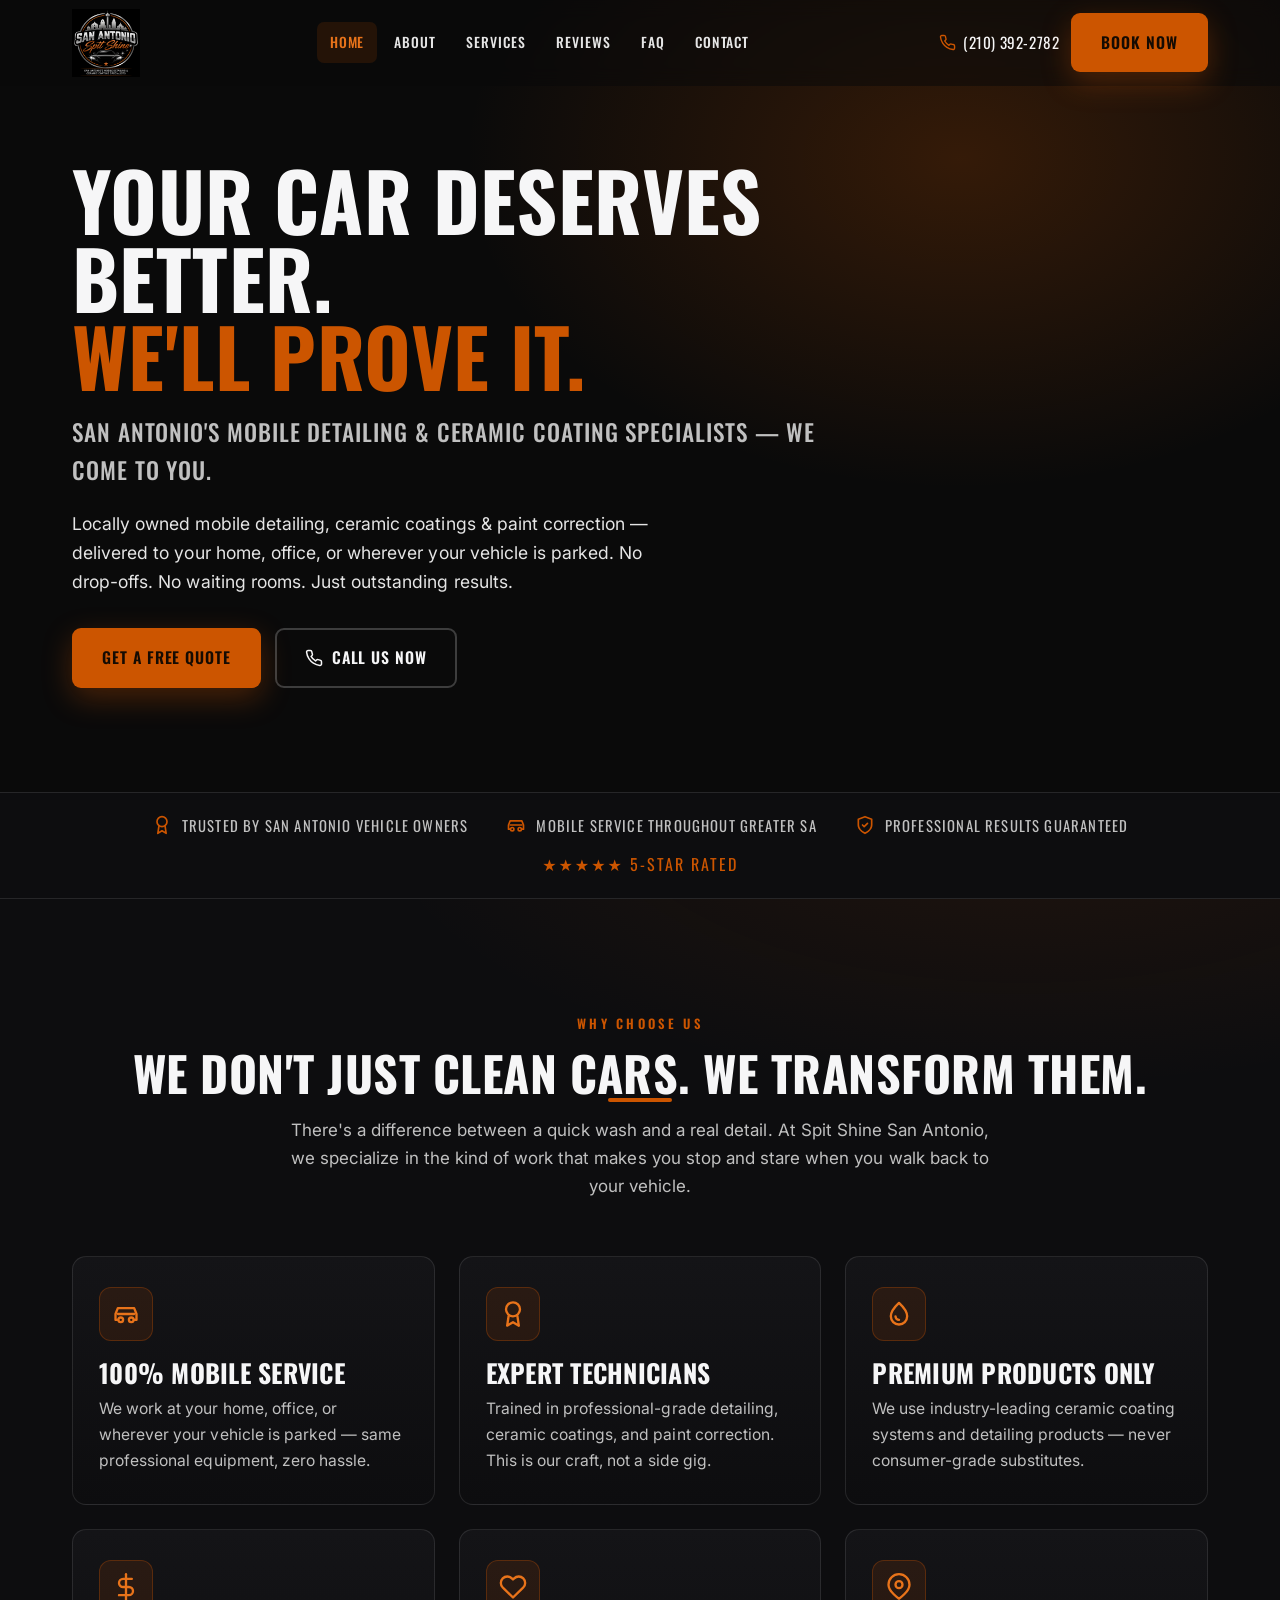
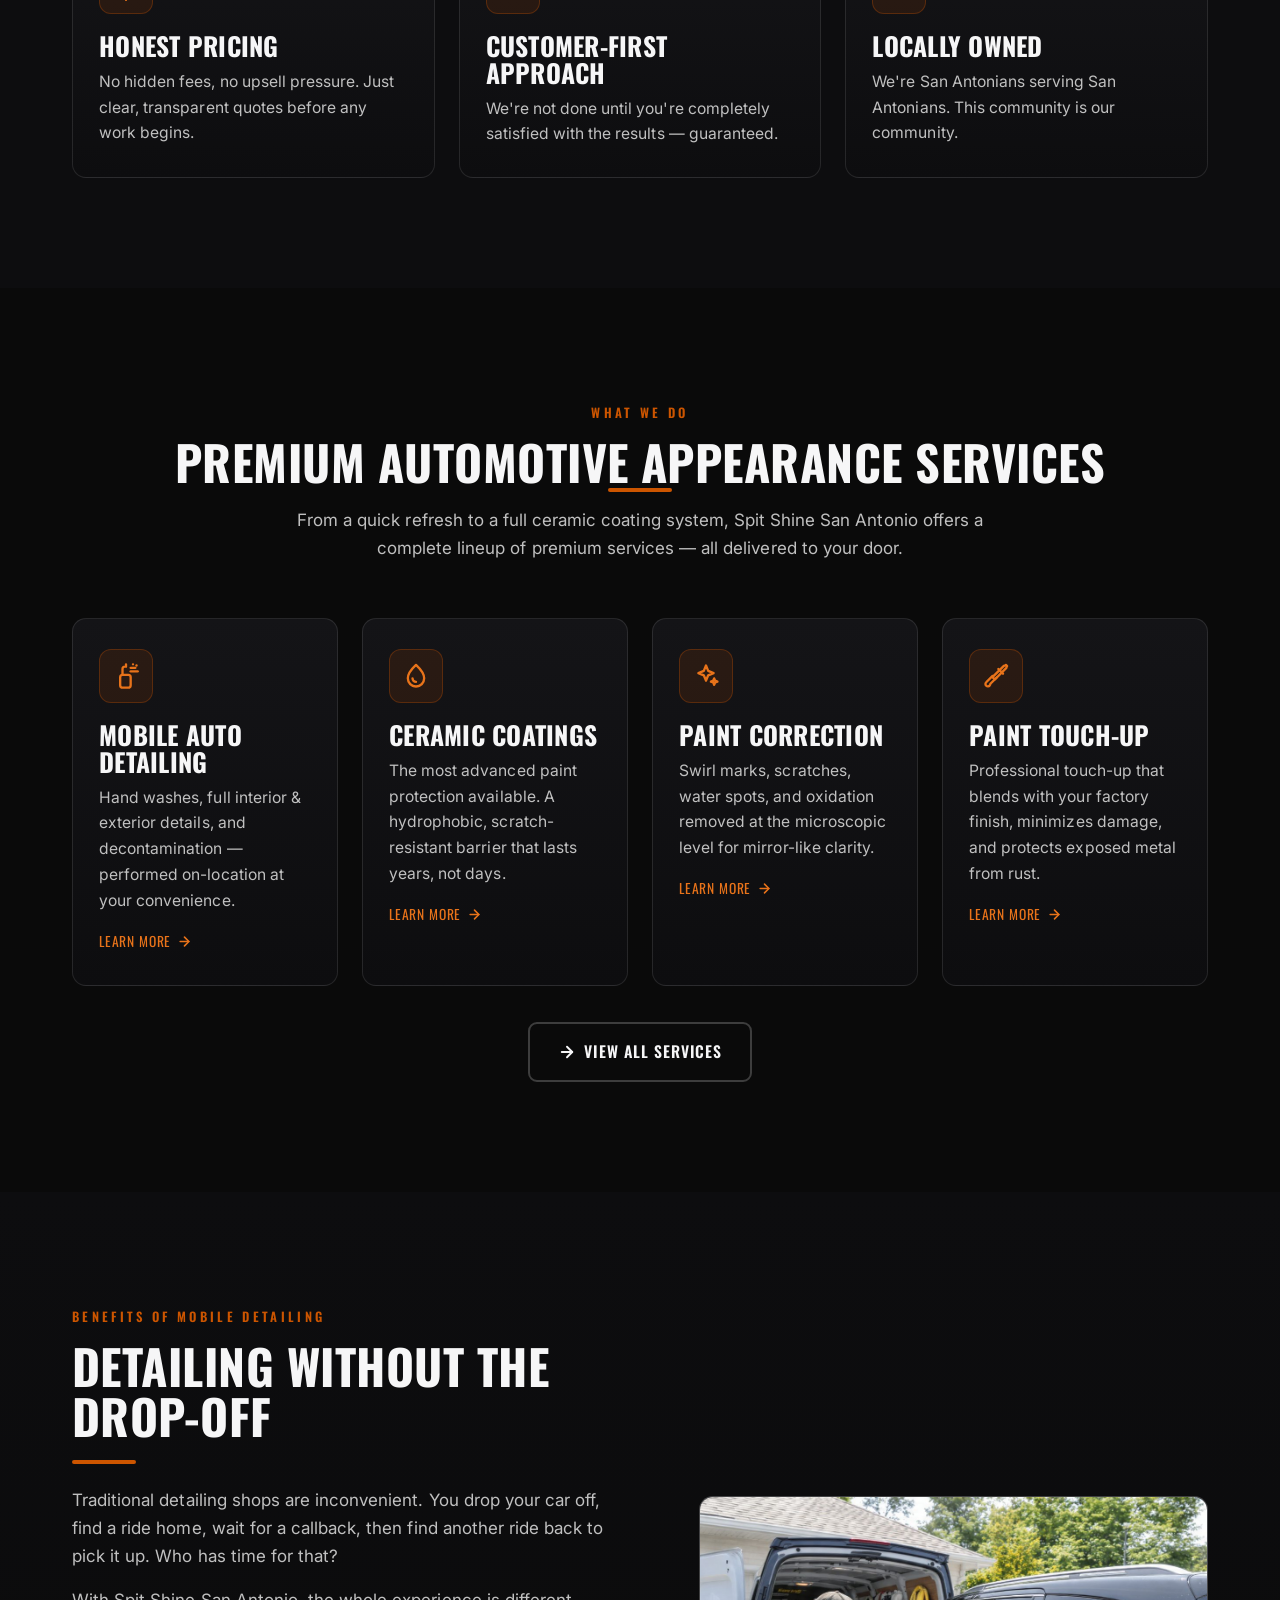
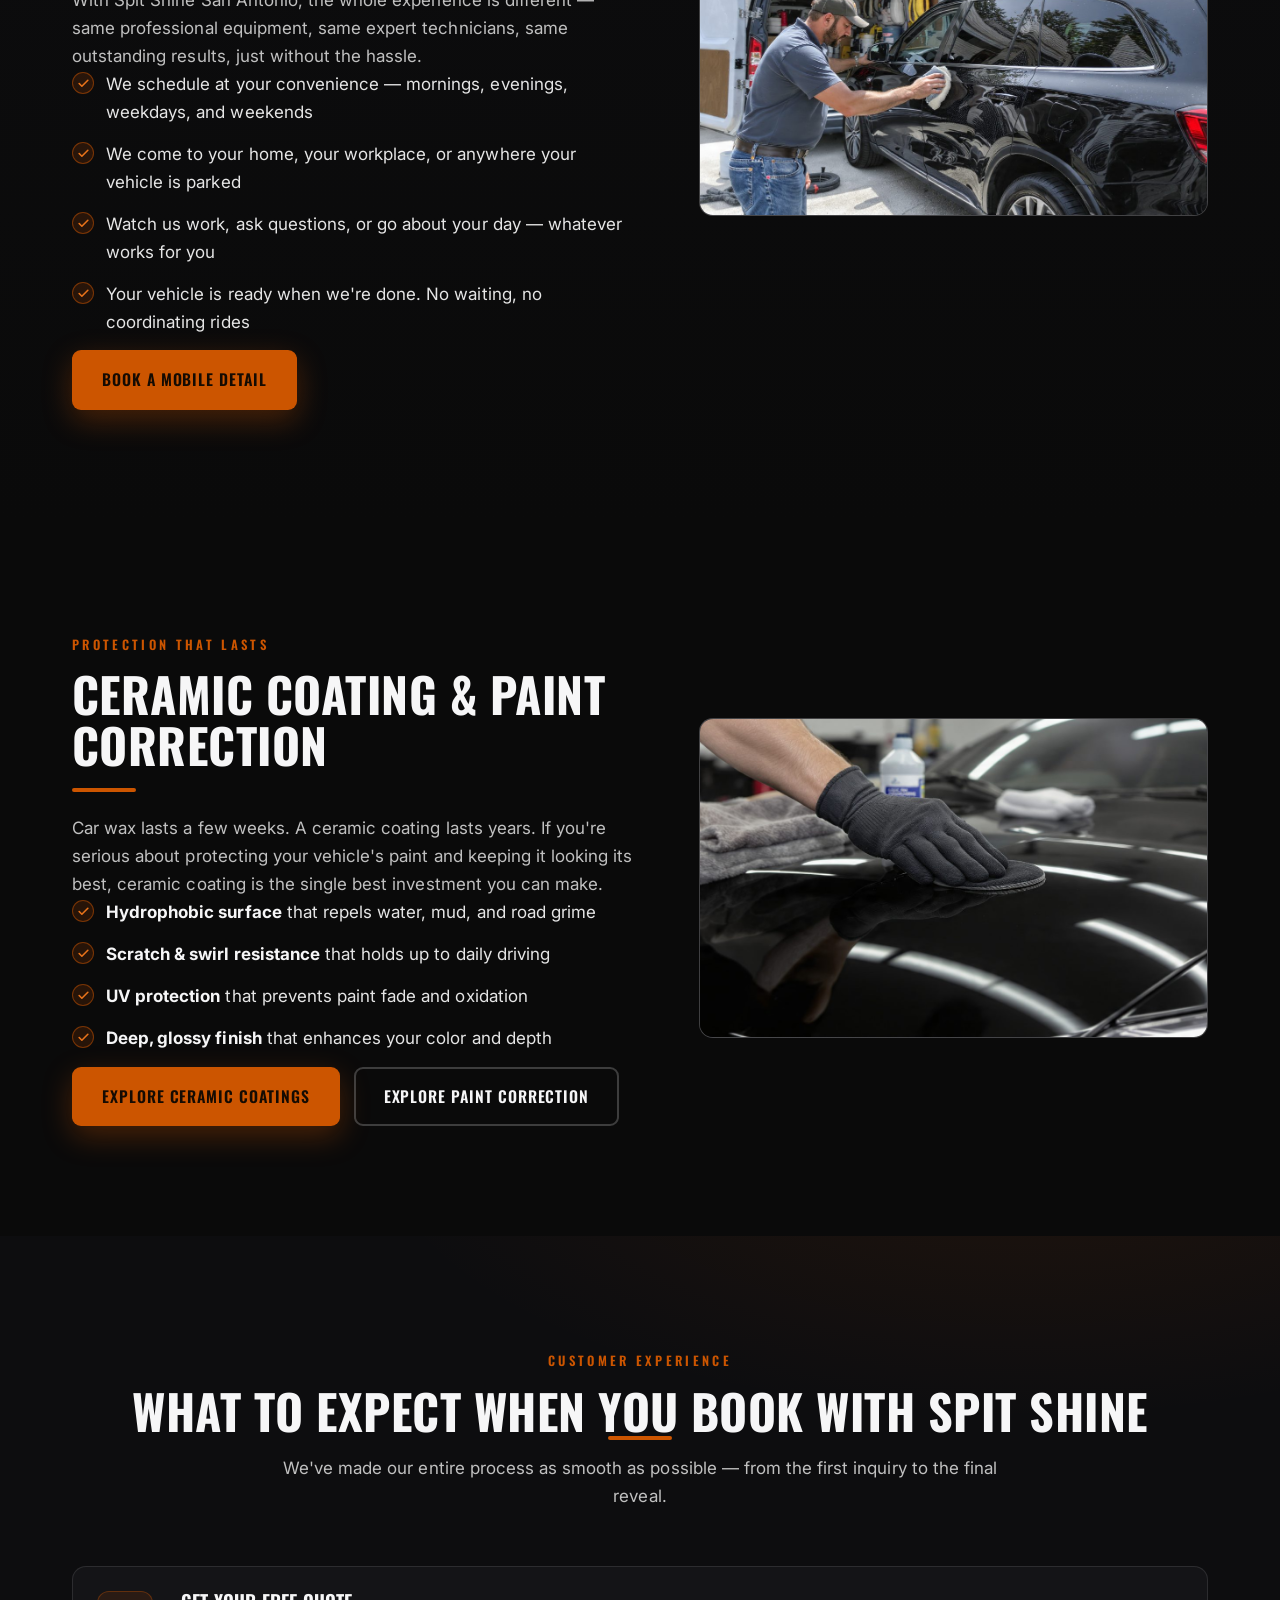
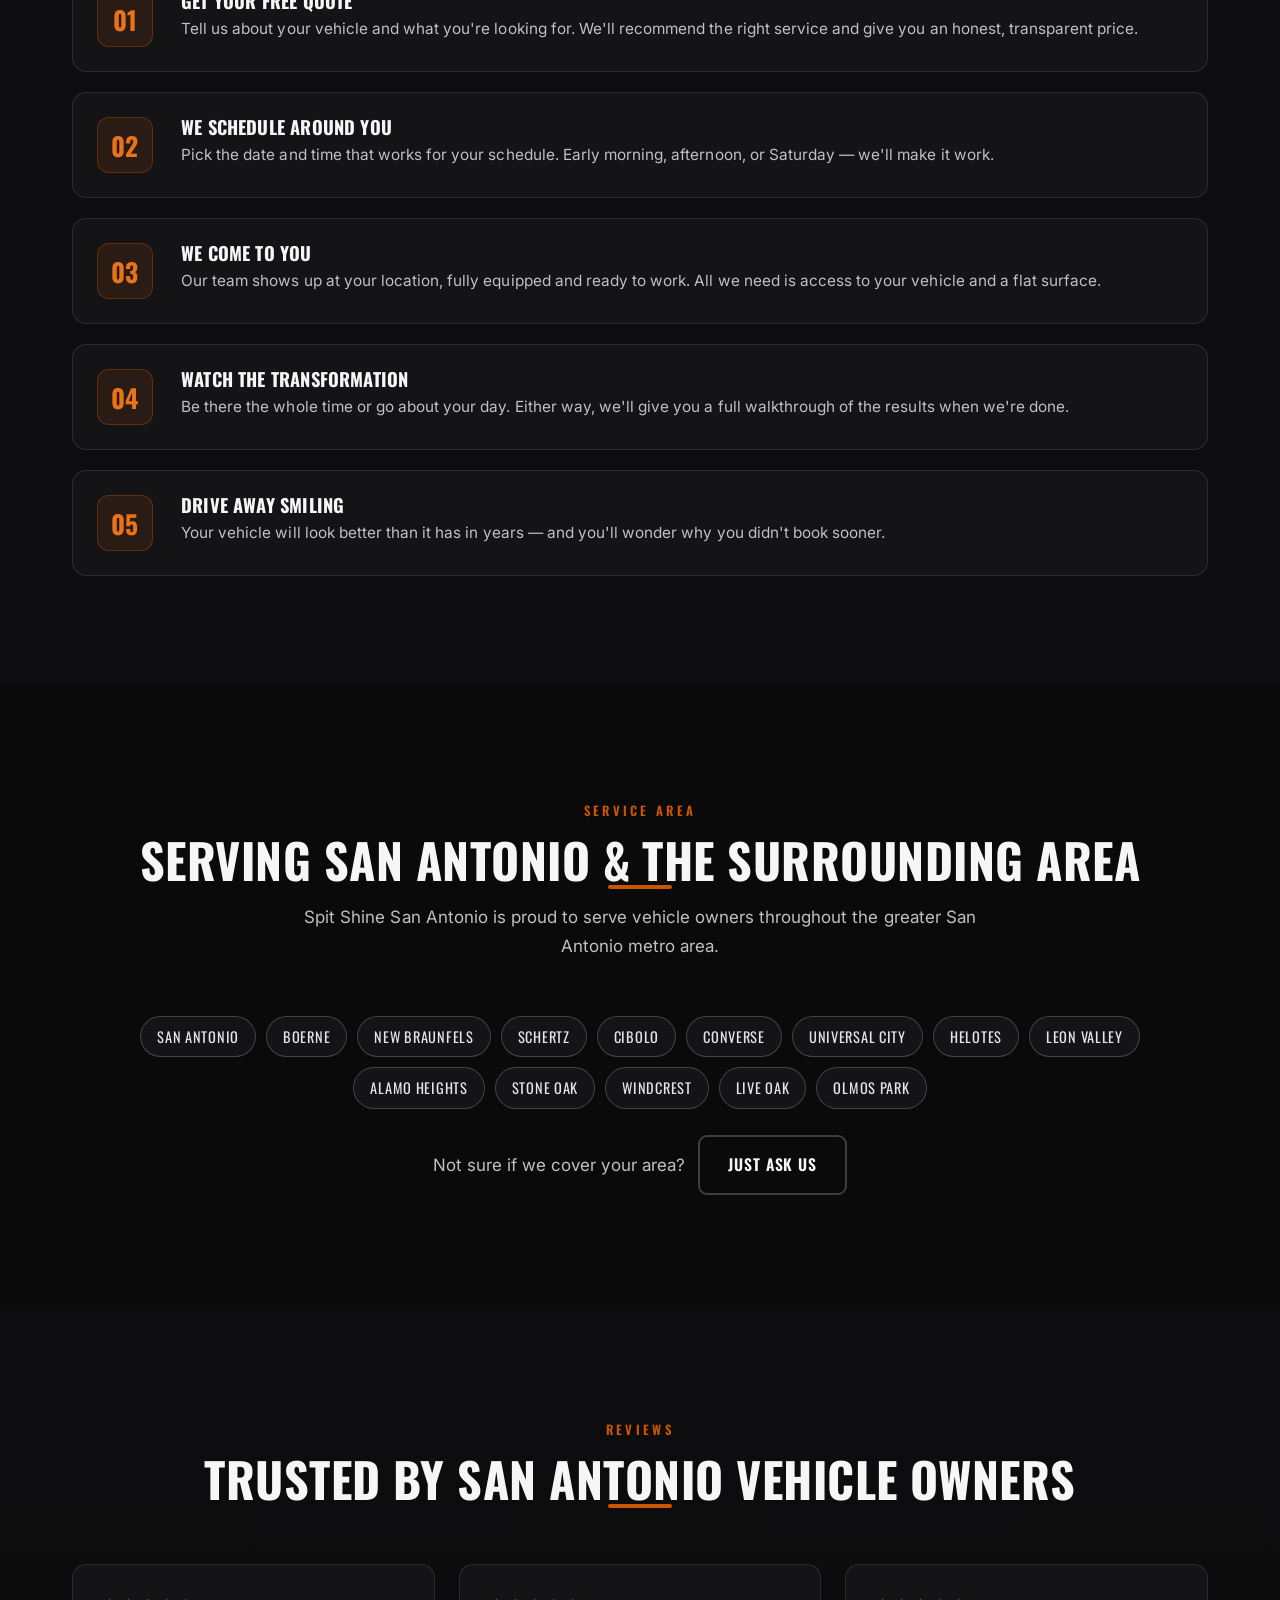
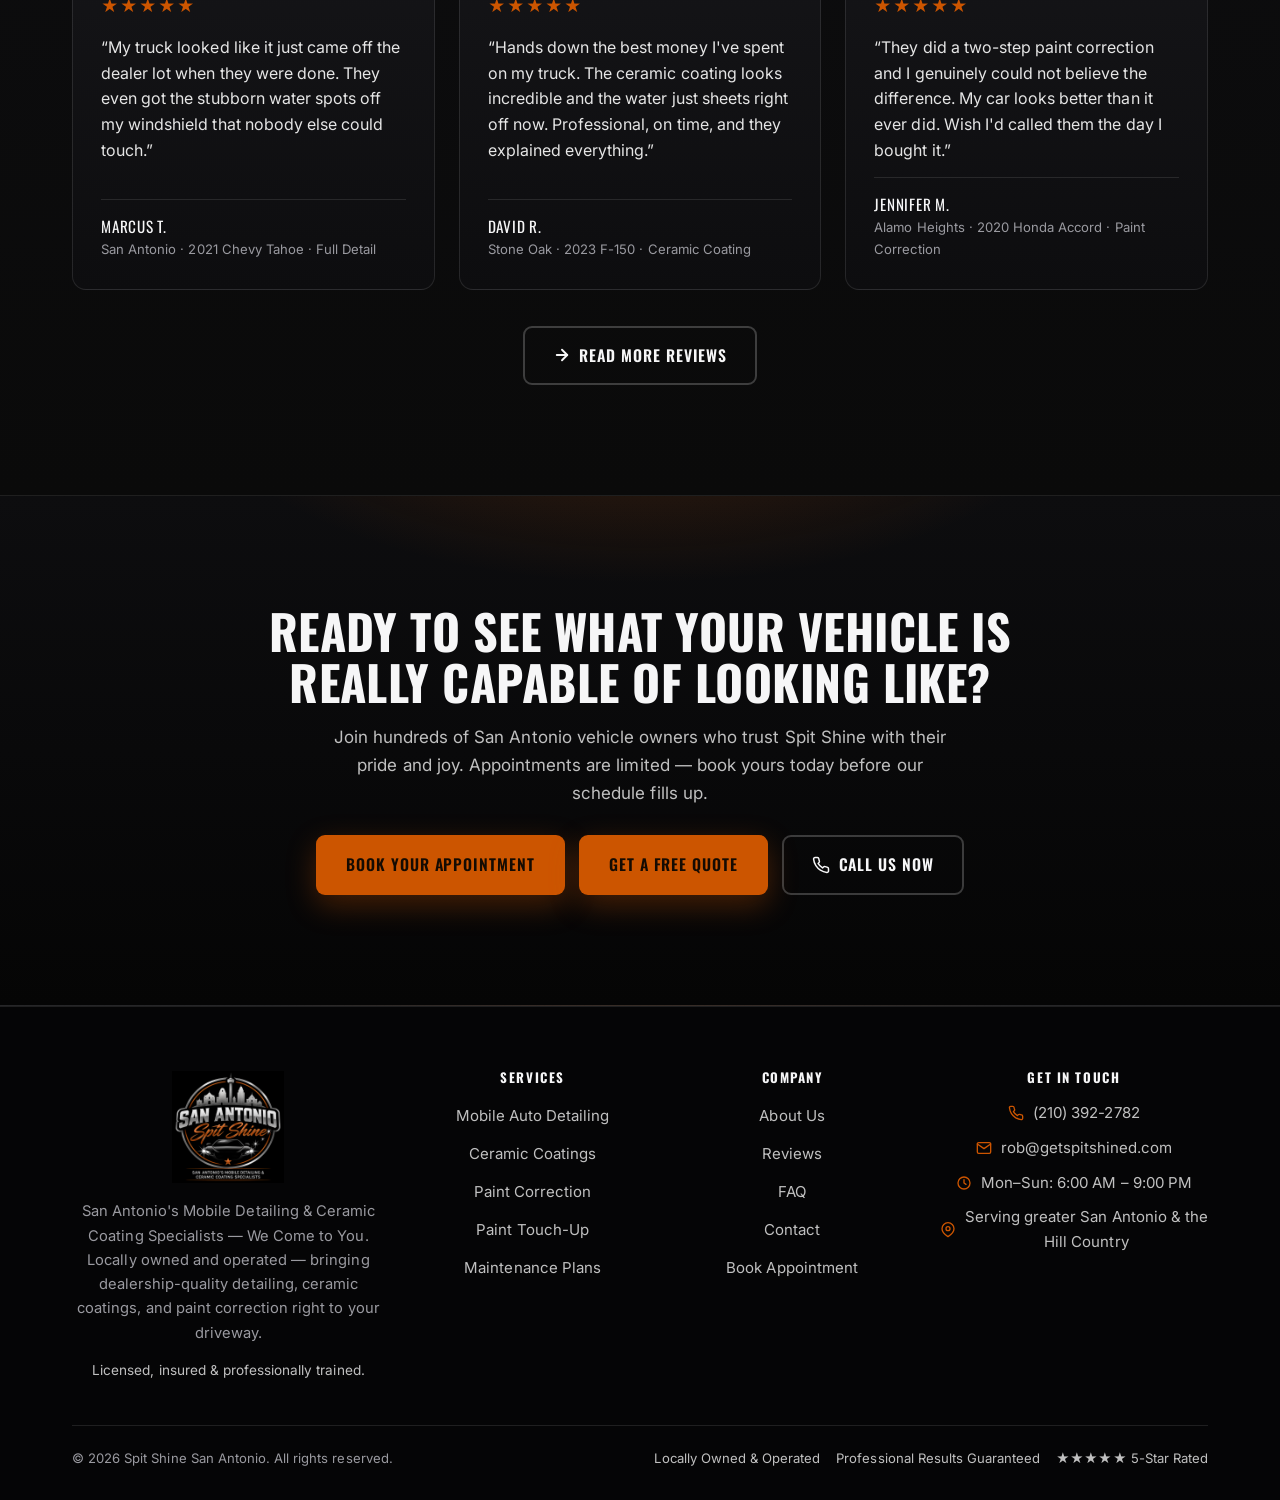
<file: index.html>
<!DOCTYPE html>
<html lang="en">
<head>
<meta charset="UTF-8">
<meta name="viewport" content="width=device-width, initial-scale=1">
<!-- Google tag (gtag.js) -->
<script async src="https://www.googletagmanager.com/gtag/js?id=G-JZCZXMXQDG"></script>
<script>
  window.dataLayer = window.dataLayer || [];
  function gtag(){dataLayer.push(arguments);}
  gtag('js', new Date());
  gtag('config', 'G-JZCZXMXQDG');
  gtag('config', 'G-442BBMRZZD');
</script>
<title>Mobile Auto Detailing & Ceramic Coating San Antonio | Spit Shine SA</title>
<meta name="description" content="San Antonio's top-rated mobile detailing, ceramic coating, and paint correction specialists. We come to you — no drop-off needed. Book your appointment today!">
<meta name="robots" content="index, follow, max-image-preview:large">
<link rel="canonical" href="https://getspitshined.com/">
<meta name="google-site-verification" content="dT4FZpMWy8QvIBUkkUJdFKKe6Mr5CoMp9AwIVbbx6-E">
<meta name="theme-color" content="#0A0A0A">
<meta name="author" content="Spit Shine San Antonio">
<meta name="geo.region" content="US-TX">
<meta name="geo.placename" content="San Antonio, Texas">
<meta property="og:type" content="website">
<meta property="og:title" content="Mobile Auto Detailing & Ceramic Coating San Antonio | Spit Shine SA">
<meta property="og:description" content="San Antonio's top-rated mobile detailing, ceramic coating, and paint correction specialists. We come to you — no drop-off needed. Book your appointment today!">
<meta property="og:site_name" content="Spit Shine San Antonio">
<meta property="og:locale" content="en_US">
<meta property="og:url" content="https://getspitshined.com/">
<meta property="og:image" content="https://getspitshined.com/assets/logo.png">
<meta property="og:image:width" content="512">
<meta property="og:image:height" content="512">
<meta property="og:image:alt" content="Spit Shine San Antonio logo">
<meta name="twitter:card" content="summary_large_image">
<meta name="twitter:title" content="Mobile Auto Detailing & Ceramic Coating San Antonio | Spit Shine SA">
<meta name="twitter:description" content="San Antonio's top-rated mobile detailing, ceramic coating, and paint correction specialists. We come to you — no drop-off needed. Book your appointment today!">
<meta name="twitter:image" content="https://getspitshined.com/assets/logo.png">
<link rel="icon" type="image/png" sizes="64x64" href="assets/favicon.png">
<link rel="apple-touch-icon" href="assets/logo.png">
<link rel="preconnect" href="https://fonts.googleapis.com">
<link rel="preconnect" href="https://fonts.gstatic.com" crossorigin>
<link href="https://fonts.googleapis.com/css2?family=Oswald:wght@500;600;700&family=Inter:wght@400;500;600;700&display=swap" rel="stylesheet">
<link rel="stylesheet" href="css/styles.css">
<script type="application/ld+json">{"@context": "https://schema.org", "@type": "AutoDetailing", "@id": "https://getspitshined.com/#business", "name": "Spit Shine San Antonio", "image": "https://getspitshined.com/assets/logo.png", "logo": "https://getspitshined.com/assets/logo.png", "url": "https://getspitshined.com", "telephone": "+12103922782", "email": "rob@getspitshined.com", "priceRange": "$$", "slogan": "San Antonio's Mobile Detailing & Ceramic Coating Specialists \u2014 We Come to You.", "description": "Locally owned mobile auto detailing, ceramic coating, and paint correction serving San Antonio, TX and surrounding areas. We come to you.", "address": {"@type": "PostalAddress", "addressLocality": "San Antonio", "addressRegion": "TX", "addressCountry": "US"}, "geo": {"@type": "GeoCoordinates", "latitude": 29.4241, "longitude": -98.4936}, "areaServed": [{"@type": "City", "name": "San Antonio"}, {"@type": "City", "name": "Boerne"}, {"@type": "City", "name": "New Braunfels"}, {"@type": "City", "name": "Schertz"}, {"@type": "City", "name": "Cibolo"}, {"@type": "City", "name": "Converse"}, {"@type": "City", "name": "Universal City"}, {"@type": "City", "name": "Helotes"}, {"@type": "City", "name": "Leon Valley"}, {"@type": "City", "name": "Alamo Heights"}, {"@type": "City", "name": "Stone Oak"}, {"@type": "City", "name": "Windcrest"}, {"@type": "City", "name": "Live Oak"}, {"@type": "City", "name": "Olmos Park"}], "openingHoursSpecification": [{"@type": "OpeningHoursSpecification", "dayOfWeek": ["Monday", "Tuesday", "Wednesday", "Thursday", "Friday", "Saturday", "Sunday"], "opens": "06:00", "closes": "21:00"}], "sameAs": [], "makesOffer": [{"@type": "Offer", "itemOffered": {"@type": "Service", "name": "Mobile Auto Detailing"}}, {"@type": "Offer", "itemOffered": {"@type": "Service", "name": "Ceramic Coating"}}, {"@type": "Offer", "itemOffered": {"@type": "Service", "name": "Paint Correction"}}, {"@type": "Offer", "itemOffered": {"@type": "Service", "name": "Paint Touch-Up"}}]}</script>
</head>
<body>
<a class="skip-link" href="#main" style="position:absolute;left:-9999px;top:0;background:var(--orange);color:#150b02;padding:10px 16px;z-index:200;border-radius:0 0 8px 0;" onfocus="this.style.left='0'" onblur="this.style.left='-9999px'">Skip to content</a>
<header class="site-header">
  <div class="container nav">
    <a class="brand" href="index.html" aria-label="Spit Shine San Antonio home">
      <img class="brand-logo brand-logo--nav" src="assets/logo.png" width="512" height="512"
           alt="San Antonio Spit Shine — Mobile Detailing &amp; Ceramic Coating Specialists"
           decoding="async">
    </a>
    <nav class="nav-links" aria-label="Primary"><a href="index.html" class="active">Home</a><a href="about.html">About</a><a href="services.html">Services</a><a href="reviews.html">Reviews</a><a href="faq.html">FAQ</a><a href="contact.html">Contact</a></nav>
    <div class="nav-cta">
      <a class="nav-phone" href="tel:+12103922782"><svg viewBox="0 0 24 24" fill="none" stroke="currentColor" stroke-width="2" stroke-linecap="round" stroke-linejoin="round"><path d="M22 16.92v3a2 2 0 0 1-2.18 2 19.79 19.79 0 0 1-8.63-3.07 19.5 19.5 0 0 1-6-6 19.79 19.79 0 0 1-3.07-8.67A2 2 0 0 1 4.11 2h3a2 2 0 0 1 2 1.72c.13.96.36 1.9.7 2.81a2 2 0 0 1-.45 2.11L8.09 9.91a16 16 0 0 0 6 6l1.27-1.27a2 2 0 0 1 2.11-.45c.91.34 1.85.57 2.81.7A2 2 0 0 1 22 16.92z"/></svg>(210) 392-2782</a>
      <a class="btn btn-primary" href="book.html">Book Now</a>
      <button class="nav-toggle" aria-label="Toggle menu" aria-expanded="false" aria-controls="primary-nav"><span></span></button>
    </div>
  </div>
</header>
<main id="main">
<section class="hero ">
  <div class="hero-bg"></div>
  <div class="container"><div class="hero-inner reveal">
    <h1>Your Car Deserves Better.<br><span class="accent">We'll Prove It.</span></h1><p class="slogan">San Antonio's Mobile Detailing & Ceramic Coating Specialists — We Come to You.</p><p class="hero-sub">Locally owned mobile detailing, ceramic coatings &amp; paint correction — delivered to your home, office, or wherever your vehicle is parked. No drop-offs. No waiting rooms. Just outstanding results.</p><div class="btn-row"><a class="btn btn-primary" href="contact.html">Get a Free Quote</a><a class="btn btn-secondary" href="tel:+12103922782"><svg viewBox="0 0 24 24" fill="none" stroke="currentColor" stroke-width="2" stroke-linecap="round" stroke-linejoin="round"><path d="M22 16.92v3a2 2 0 0 1-2.18 2 19.79 19.79 0 0 1-8.63-3.07 19.5 19.5 0 0 1-6-6 19.79 19.79 0 0 1-3.07-8.67A2 2 0 0 1 4.11 2h3a2 2 0 0 1 2 1.72c.13.96.36 1.9.7 2.81a2 2 0 0 1-.45 2.11L8.09 9.91a16 16 0 0 0 6 6l1.27-1.27a2 2 0 0 1 2.11-.45c.91.34 1.85.57 2.81.7A2 2 0 0 1 22 16.92z"/></svg>Call Us Now</a></div>
  </div></div>
</section>
<section class="trustbar"><div class="container"><div class="trust-item"><svg viewBox="0 0 24 24" fill="none" stroke="currentColor" stroke-width="2" stroke-linecap="round" stroke-linejoin="round"><circle cx="12" cy="8" r="6"/><path d="M8.21 13.89 7 22l5-3 5 3-1.21-8.11"/></svg><span>Trusted by San Antonio Vehicle Owners</span></div><div class="trust-item"><svg viewBox="0 0 24 24" fill="none" stroke="currentColor" stroke-width="2" stroke-linecap="round" stroke-linejoin="round"><path d="M5 17H3v-5l2-5h14l2 5v5h-2"/><path d="M5 12h14"/><circle cx="7.5" cy="17" r="2"/><circle cx="16.5" cy="17" r="2"/></svg><span>Mobile Service Throughout Greater SA</span></div><div class="trust-item"><svg viewBox="0 0 24 24" fill="none" stroke="currentColor" stroke-width="2" stroke-linecap="round" stroke-linejoin="round"><path d="M12 22s8-4 8-10V5l-8-3-8 3v7c0 6 8 10 8 10z"/><polyline points="9 12 11 14 15 10"/></svg><span>Professional Results Guaranteed</span></div><div class="trust-item"><span class="stars">★★★★★ 5-Star Rated</span></div></div></section><section class="section section--alt"><div class="container"><div class="section-head center reveal"><span class="eyebrow">Why Choose Us</span><h2>We Don't Just Clean Cars. We Transform Them.</h2><div class="divider-orange"></div><p>There's a difference between a quick wash and a real detail. At Spit Shine San Antonio, we specialize in the kind of work that makes you stop and stare when you walk back to your vehicle.</p></div>
        <div class="grid grid-3">
          <div class="card reveal"><div class="icon"><svg viewBox="0 0 24 24" fill="none" stroke="currentColor" stroke-width="2" stroke-linecap="round" stroke-linejoin="round"><path d="M5 17H3v-5l2-5h14l2 5v5h-2"/><path d="M5 12h14"/><circle cx="7.5" cy="17" r="2"/><circle cx="16.5" cy="17" r="2"/></svg></div><h3>100% Mobile Service</h3><p>We work at your home, office, or wherever your vehicle is parked — same professional equipment, zero hassle.</p></div>
          <div class="card reveal"><div class="icon"><svg viewBox="0 0 24 24" fill="none" stroke="currentColor" stroke-width="2" stroke-linecap="round" stroke-linejoin="round"><circle cx="12" cy="8" r="6"/><path d="M8.21 13.89 7 22l5-3 5 3-1.21-8.11"/></svg></div><h3>Expert Technicians</h3><p>Trained in professional-grade detailing, ceramic coatings, and paint correction. This is our craft, not a side gig.</p></div>
          <div class="card reveal"><div class="icon"><svg viewBox="0 0 24 24" fill="none" stroke="currentColor" stroke-width="2" stroke-linecap="round" stroke-linejoin="round"><path d="M12 2.5C12 2.5 5 9 5 14a7 7 0 0 0 14 0c0-5-7-11.5-7-11.5z"/><path d="M9 14a3 3 0 0 0 3 3"/></svg></div><h3>Premium Products Only</h3><p>We use industry-leading ceramic coating systems and detailing products — never consumer-grade substitutes.</p></div>
          <div class="card reveal"><div class="icon"><svg viewBox="0 0 24 24" fill="none" stroke="currentColor" stroke-width="2" stroke-linecap="round" stroke-linejoin="round"><line x1="12" y1="1" x2="12" y2="23"/><path d="M17 5H9.5a3.5 3.5 0 0 0 0 7h5a3.5 3.5 0 0 1 0 7H6"/></svg></div><h3>Honest Pricing</h3><p>No hidden fees, no upsell pressure. Just clear, transparent quotes before any work begins.</p></div>
          <div class="card reveal"><div class="icon"><svg viewBox="0 0 24 24" fill="none" stroke="currentColor" stroke-width="2" stroke-linecap="round" stroke-linejoin="round"><path d="M20.8 4.6a5.5 5.5 0 0 0-7.8 0L12 5.6l-1-1a5.5 5.5 0 0 0-7.8 7.8l1 1L12 21l7.8-7.6 1-1a5.5 5.5 0 0 0 0-7.8z"/></svg></div><h3>Customer-First Approach</h3><p>We're not done until you're completely satisfied with the results — guaranteed.</p></div>
          <div class="card reveal"><div class="icon"><svg viewBox="0 0 24 24" fill="none" stroke="currentColor" stroke-width="2" stroke-linecap="round" stroke-linejoin="round"><path d="M21 10c0 6-9 12-9 12s-9-6-9-12a9 9 0 0 1 18 0z"/><circle cx="12" cy="10" r="3"/></svg></div><h3>Locally Owned</h3><p>We're San Antonians serving San Antonians. This community is our community.</p></div>
        </div></div></section><section class="section"><div class="container"><div class="section-head center reveal"><span class="eyebrow">What We Do</span><h2>Premium Automotive Appearance Services</h2><div class="divider-orange"></div><p>From a quick refresh to a full ceramic coating system, Spit Shine San Antonio offers a complete lineup of premium services — all delivered to your door.</p></div>
        <div class="grid grid-4">
          <div class="card reveal"><div class="icon"><svg viewBox="0 0 24 24" fill="none" stroke="currentColor" stroke-width="2" stroke-linecap="round" stroke-linejoin="round"><path d="M9 11V6a2 2 0 0 1 2-2h1V2"/><rect x="7" y="11" width="9" height="11" rx="2"/><line x1="16" y1="5" x2="20" y2="5"/><line x1="16" y1="8" x2="22" y2="8"/><line x1="18" y1="2" x2="18" y2="2.01"/><line x1="21" y1="3" x2="21" y2="3.01"/></svg></div><h3>Mobile Auto Detailing</h3><p>Hand washes, full interior &amp; exterior details, and decontamination — performed on-location at your convenience.</p><a class="card-link" href="services.html">Learn More <svg viewBox="0 0 24 24" fill="none" stroke="currentColor" stroke-width="2.5" stroke-linecap="round" stroke-linejoin="round"><line x1="5" y1="12" x2="19" y2="12"/><polyline points="12 5 19 12 12 19"/></svg></a></div>
          <div class="card reveal"><div class="icon"><svg viewBox="0 0 24 24" fill="none" stroke="currentColor" stroke-width="2" stroke-linecap="round" stroke-linejoin="round"><path d="M12 2.5C12 2.5 5 9 5 14a7 7 0 0 0 14 0c0-5-7-11.5-7-11.5z"/><path d="M9 14a3 3 0 0 0 3 3"/></svg></div><h3>Ceramic Coatings</h3><p>The most advanced paint protection available. A hydrophobic, scratch-resistant barrier that lasts years, not days.</p><a class="card-link" href="ceramic-coatings.html">Learn More <svg viewBox="0 0 24 24" fill="none" stroke="currentColor" stroke-width="2.5" stroke-linecap="round" stroke-linejoin="round"><line x1="5" y1="12" x2="19" y2="12"/><polyline points="12 5 19 12 12 19"/></svg></a></div>
          <div class="card reveal"><div class="icon"><svg viewBox="0 0 24 24" fill="none" stroke="currentColor" stroke-width="2" stroke-linecap="round" stroke-linejoin="round"><path d="M12 3l1.9 4.6L18.5 9.5 13.9 11.4 12 16l-1.9-4.6L5.5 9.5l4.6-1.9L12 3z"/><path d="M19 14l.8 2 2 .8-2 .8-.8 2-.8-2-2-.8 2-.8.8-2z"/></svg></div><h3>Paint Correction</h3><p>Swirl marks, scratches, water spots, and oxidation removed at the microscopic level for mirror-like clarity.</p><a class="card-link" href="paint-correction.html">Learn More <svg viewBox="0 0 24 24" fill="none" stroke="currentColor" stroke-width="2.5" stroke-linecap="round" stroke-linejoin="round"><line x1="5" y1="12" x2="19" y2="12"/><polyline points="12 5 19 12 12 19"/></svg></a></div>
          <div class="card reveal"><div class="icon"><svg viewBox="0 0 24 24" fill="none" stroke="currentColor" stroke-width="2" stroke-linecap="round" stroke-linejoin="round"><path d="M9.06 11.9 3.6 17.36a2.05 2.05 0 1 0 3 2.78c.38-.4.6-.92.62-1.47l5.4-5.4"/><path d="m14 6 4 4"/><path d="M21.5 3.5a2.12 2.12 0 0 0-3 0L9 13l2 2 9.5-9.5a2.12 2.12 0 0 0 0-3z"/></svg></div><h3>Paint Touch-Up</h3><p>Professional touch-up that blends with your factory finish, minimizes damage, and protects exposed metal from rust.</p><a class="card-link" href="services.html#touchup">Learn More <svg viewBox="0 0 24 24" fill="none" stroke="currentColor" stroke-width="2.5" stroke-linecap="round" stroke-linejoin="round"><line x1="5" y1="12" x2="19" y2="12"/><polyline points="12 5 19 12 12 19"/></svg></a></div>
        </div>
        <div class="center" style="margin-top:36px"><a class="btn btn-secondary" href="services.html"><svg viewBox="0 0 24 24" fill="none" stroke="currentColor" stroke-width="2.5" stroke-linecap="round" stroke-linejoin="round"><line x1="5" y1="12" x2="19" y2="12"/><polyline points="12 5 19 12 12 19"/></svg>View All Services</a></div></div></section><section class="section section--panel"><div class="container"><div class="split">
          <div class="body reveal">
            <span class="eyebrow">Benefits of Mobile Detailing</span>
            <h2>Detailing Without the Drop-Off</h2>
            <div class="divider-orange" style="margin-bottom:22px"></div>
            <p>Traditional detailing shops are inconvenient. You drop your car off, find a ride home,
            wait for a callback, then find another ride back to pick it up. Who has time for that?</p>
            <p>With Spit Shine San Antonio, the whole experience is different — same professional
            equipment, same expert technicians, same outstanding results, just without the hassle.</p>
            <ul class="checklist"><li>We schedule at your convenience — mornings, evenings, weekdays, and weekends</li><li>We come to your home, your workplace, or anywhere your vehicle is parked</li><li>Watch us work, ask questions, or go about your day — whatever works for you</li><li>Your vehicle is ready when we're done. No waiting, no coordinating rides</li></ul>
            <div class="btn-row" style="margin-top:8px"><a class="btn btn-primary" href="book.html">Book a Mobile Detail</a></div>
          </div>
          <div class="media reveal"><img src="assets/home-detailing.jpg" alt="Mobile detailer polishing a vehicle at a San Antonio home" loading="lazy" decoding="async"></div>
        </div></div></section><section class="section"><div class="container"><div class="split reverse">
          <div class="media reveal"><img src="assets/home-ceramic.jpg" alt="Water beading on a freshly ceramic-coated hood" loading="lazy" decoding="async"></div>
          <div class="body reveal">
            <span class="eyebrow">Protection That Lasts</span>
            <h2>Ceramic Coating &amp; Paint Correction</h2>
            <div class="divider-orange" style="margin-bottom:22px"></div>
            <p>Car wax lasts a few weeks. A ceramic coating lasts years. If you're serious about
            protecting your vehicle's paint and keeping it looking its best, ceramic coating is the
            single best investment you can make.</p>
            <ul class="checklist"><li><strong>Hydrophobic surface</strong> that repels water, mud, and road grime</li><li><strong>Scratch &amp; swirl resistance</strong> that holds up to daily driving</li><li><strong>UV protection</strong> that prevents paint fade and oxidation</li><li><strong>Deep, glossy finish</strong> that enhances your color and depth</li></ul>
            <div class="btn-row">
              <a class="btn btn-primary" href="ceramic-coatings.html">Explore Ceramic Coatings</a>
              <a class="btn btn-secondary" href="paint-correction.html">Explore Paint Correction</a>
            </div>
          </div>
        </div></div></section><section class="section section--alt"><div class="container"><div class="section-head center reveal"><span class="eyebrow">Customer Experience</span><h2>What to Expect When You Book With Spit Shine</h2><div class="divider-orange"></div><p>We've made our entire process as smooth as possible — from the first inquiry to the final reveal.</p></div>
        <div class="steps"><div class="step reveal"><div class="num"></div><div><h3>Get Your Free Quote</h3><p>Tell us about your vehicle and what you're looking for. We'll recommend the right service and give you an honest, transparent price.</p></div></div><div class="step reveal"><div class="num"></div><div><h3>We Schedule Around You</h3><p>Pick the date and time that works for your schedule. Early morning, afternoon, or Saturday — we'll make it work.</p></div></div><div class="step reveal"><div class="num"></div><div><h3>We Come to You</h3><p>Our team shows up at your location, fully equipped and ready to work. All we need is access to your vehicle and a flat surface.</p></div></div><div class="step reveal"><div class="num"></div><div><h3>Watch the Transformation</h3><p>Be there the whole time or go about your day. Either way, we'll give you a full walkthrough of the results when we're done.</p></div></div><div class="step reveal"><div class="num"></div><div><h3>Drive Away Smiling</h3><p>Your vehicle will look better than it has in years — and you'll wonder why you didn't book sooner.</p></div></div></div></div></section><section class="section"><div class="container"><div class="section-head center reveal"><span class="eyebrow">Service Area</span><h2>Serving San Antonio &amp; the Surrounding Area</h2><div class="divider-orange"></div><p>Spit Shine San Antonio is proud to serve vehicle owners throughout the greater San Antonio metro area.</p></div>
        <div class="chips reveal"><span class="chip">San Antonio</span><span class="chip">Boerne</span><span class="chip">New Braunfels</span><span class="chip">Schertz</span><span class="chip">Cibolo</span><span class="chip">Converse</span><span class="chip">Universal City</span><span class="chip">Helotes</span><span class="chip">Leon Valley</span><span class="chip">Alamo Heights</span><span class="chip">Stone Oak</span><span class="chip">Windcrest</span><span class="chip">Live Oak</span><span class="chip">Olmos Park</span></div>
        <p class="center" style="margin-top:26px;color:var(--silver)">Not sure if we cover your area?
        <a style='margin-left:8px' class="btn btn-secondary" href="contact.html">Just Ask Us</a></p></div></section><section class="section section--panel"><div class="container"><div class="section-head center reveal"><span class="eyebrow">Reviews</span><h2>Trusted by San Antonio Vehicle Owners</h2><div class="divider-orange"></div></div>
        <div class="grid grid-3">
          <div class="review reveal"><span class="stars" aria-label="5 out of 5 stars">★★★★★</span><blockquote>“My truck looked like it just came off the dealer lot when they were done. They even got the stubborn water spots off my windshield that nobody else could touch.”</blockquote><div class="who"><div class="name">Marcus T.</div><div class="meta">San Antonio · 2021 Chevy Tahoe · Full Detail</div></div></div>
          <div class="review reveal"><span class="stars" aria-label="5 out of 5 stars">★★★★★</span><blockquote>“Hands down the best money I've spent on my truck. The ceramic coating looks incredible and the water just sheets right off now. Professional, on time, and they explained everything.”</blockquote><div class="who"><div class="name">David R.</div><div class="meta">Stone Oak · 2023 F-150 · Ceramic Coating</div></div></div>
          <div class="review reveal"><span class="stars" aria-label="5 out of 5 stars">★★★★★</span><blockquote>“They did a two-step paint correction and I genuinely could not believe the difference. My car looks better than it ever did. Wish I'd called them the day I bought it.”</blockquote><div class="who"><div class="name">Jennifer M.</div><div class="meta">Alamo Heights · 2020 Honda Accord · Paint Correction</div></div></div>
        </div>
        <div class="center" style="margin-top:36px"><a class="btn btn-secondary" href="reviews.html"><svg viewBox="0 0 24 24" fill="none" stroke="currentColor" stroke-width="2.5" stroke-linecap="round" stroke-linejoin="round"><line x1="5" y1="12" x2="19" y2="12"/><polyline points="12 5 19 12 12 19"/></svg>Read More Reviews</a></div></div></section><section class="section cta-band">
  <div class="container reveal">
    <h2>Ready to See What Your Vehicle Is Really Capable of Looking Like?</h2><p>Join hundreds of San Antonio vehicle owners who trust Spit Shine with their pride and joy. Appointments are limited — book yours today before our schedule fills up.</p>
    <div class="btn-row"><a class="btn btn-primary" href="book.html">Book Your Appointment</a><a class="btn btn-primary" href="contact.html">Get a Free Quote</a><a class="btn btn-secondary" href="tel:+12103922782"><svg viewBox="0 0 24 24" fill="none" stroke="currentColor" stroke-width="2" stroke-linecap="round" stroke-linejoin="round"><path d="M22 16.92v3a2 2 0 0 1-2.18 2 19.79 19.79 0 0 1-8.63-3.07 19.5 19.5 0 0 1-6-6 19.79 19.79 0 0 1-3.07-8.67A2 2 0 0 1 4.11 2h3a2 2 0 0 1 2 1.72c.13.96.36 1.9.7 2.81a2 2 0 0 1-.45 2.11L8.09 9.91a16 16 0 0 0 6 6l1.27-1.27a2 2 0 0 1 2.11-.45c.91.34 1.85.57 2.81.7A2 2 0 0 1 22 16.92z"/></svg>Call Us Now</a></div>
  </div></section>
</main>
<footer class="site-footer">
  <div class="container">
    <div class="footer-grid">
      <div class="footer-about">
        <a class="brand" href="index.html">
          <img class="brand-logo brand-logo--footer" src="assets/logo.png" width="512" height="512"
               alt="San Antonio Spit Shine — Mobile Detailing &amp; Ceramic Coating Specialists"
               loading="lazy" decoding="async"></a>
        <p>San Antonio's Mobile Detailing & Ceramic Coating Specialists — We Come to You. Locally owned and operated — bringing dealership-quality
        detailing, ceramic coatings, and paint correction right to your driveway.</p>
        <p style="margin-top:14px;color:var(--silver);font-size:.85rem">Licensed, insured &amp; professionally trained.</p>
      </div>
      <div class="footer-col"><h4>Services</h4><ul><li><a href="services.html">Mobile Auto Detailing</a></li><li><a href="ceramic-coatings.html">Ceramic Coatings</a></li><li><a href="paint-correction.html">Paint Correction</a></li><li><a href="services.html#touchup">Paint Touch-Up</a></li><li><a href="services.html#maintenance">Maintenance Plans</a></li></ul></div>
      <div class="footer-col"><h4>Company</h4><ul><li><a href="about.html">About Us</a></li><li><a href="reviews.html">Reviews</a></li><li><a href="faq.html">FAQ</a></li><li><a href="contact.html">Contact</a></li><li><a href="book.html">Book Appointment</a></li></ul></div>
      <div class="footer-col footer-contact">
        <h4>Get In Touch</h4>
        <a href="tel:+12103922782"><svg viewBox="0 0 24 24" fill="none" stroke="currentColor" stroke-width="2" stroke-linecap="round" stroke-linejoin="round"><path d="M22 16.92v3a2 2 0 0 1-2.18 2 19.79 19.79 0 0 1-8.63-3.07 19.5 19.5 0 0 1-6-6 19.79 19.79 0 0 1-3.07-8.67A2 2 0 0 1 4.11 2h3a2 2 0 0 1 2 1.72c.13.96.36 1.9.7 2.81a2 2 0 0 1-.45 2.11L8.09 9.91a16 16 0 0 0 6 6l1.27-1.27a2 2 0 0 1 2.11-.45c.91.34 1.85.57 2.81.7A2 2 0 0 1 22 16.92z"/></svg>(210) 392-2782</a>
        <a href="mailto:rob@getspitshined.com"><svg viewBox="0 0 24 24" fill="none" stroke="currentColor" stroke-width="2" stroke-linecap="round" stroke-linejoin="round"><rect x="2" y="4" width="20" height="16" rx="2"/><path d="m22 6-10 7L2 6"/></svg>rob@getspitshined.com</a>
        <p><svg viewBox="0 0 24 24" fill="none" stroke="currentColor" stroke-width="2" stroke-linecap="round" stroke-linejoin="round"><circle cx="12" cy="12" r="9"/><polyline points="12 7 12 12 15 14"/></svg>Mon–Sun: 6:00 AM – 9:00 PM</p>
        <p><svg viewBox="0 0 24 24" fill="none" stroke="currentColor" stroke-width="2" stroke-linecap="round" stroke-linejoin="round"><path d="M21 10c0 6-9 12-9 12s-9-6-9-12a9 9 0 0 1 18 0z"/><circle cx="12" cy="10" r="3"/></svg>Serving greater San Antonio &amp; the Hill Country</p>
        
      </div>
    </div>
    <div class="footer-bottom">
      <span>&copy; <span data-year>2026</span> Spit Shine San Antonio. All rights reserved.</span>
      <span class="badges">
        <span>Locally Owned &amp; Operated</span>
        <span>Professional Results Guaranteed</span>
        <span>★★★★★ 5-Star Rated</span>
      </span>
    </div>
  </div>
</footer>
<div class="mobile-cta">
  <a class="m-call" href="tel:+12103922782"><svg viewBox="0 0 24 24" fill="none" stroke="currentColor" stroke-width="2" stroke-linecap="round" stroke-linejoin="round"><path d="M22 16.92v3a2 2 0 0 1-2.18 2 19.79 19.79 0 0 1-8.63-3.07 19.5 19.5 0 0 1-6-6 19.79 19.79 0 0 1-3.07-8.67A2 2 0 0 1 4.11 2h3a2 2 0 0 1 2 1.72c.13.96.36 1.9.7 2.81a2 2 0 0 1-.45 2.11L8.09 9.91a16 16 0 0 0 6 6l1.27-1.27a2 2 0 0 1 2.11-.45c.91.34 1.85.57 2.81.7A2 2 0 0 1 22 16.92z"/></svg> Call</a>
  <a class="m-quote" href="contact.html"><svg viewBox="0 0 24 24" fill="none" stroke="currentColor" stroke-width="2" stroke-linecap="round" stroke-linejoin="round"><rect x="3" y="4" width="18" height="18" rx="2"/><line x1="16" y1="2" x2="16" y2="6"/><line x1="8" y1="2" x2="8" y2="6"/><line x1="3" y1="10" x2="21" y2="10"/></svg> Free Quote</a>
</div>
<script src="js/main.js" defer></script>
</body>
</html>
</file>
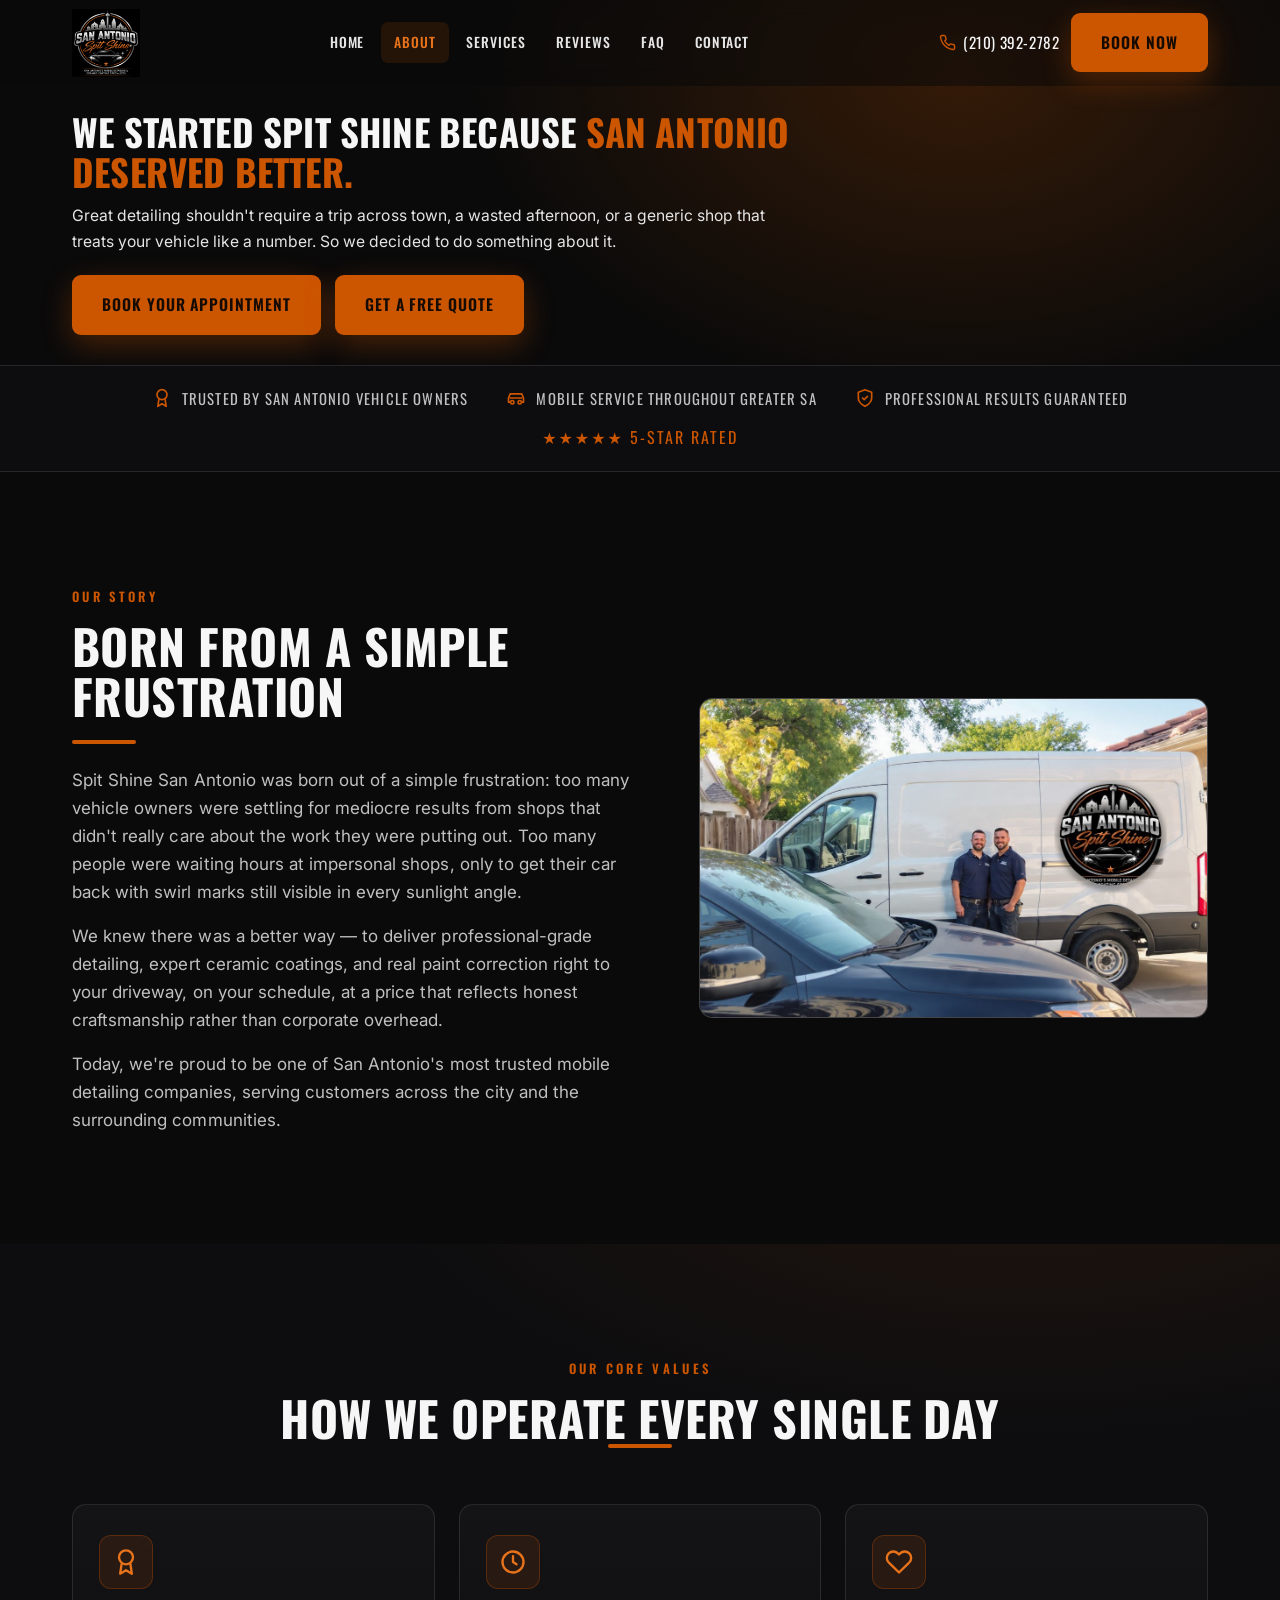
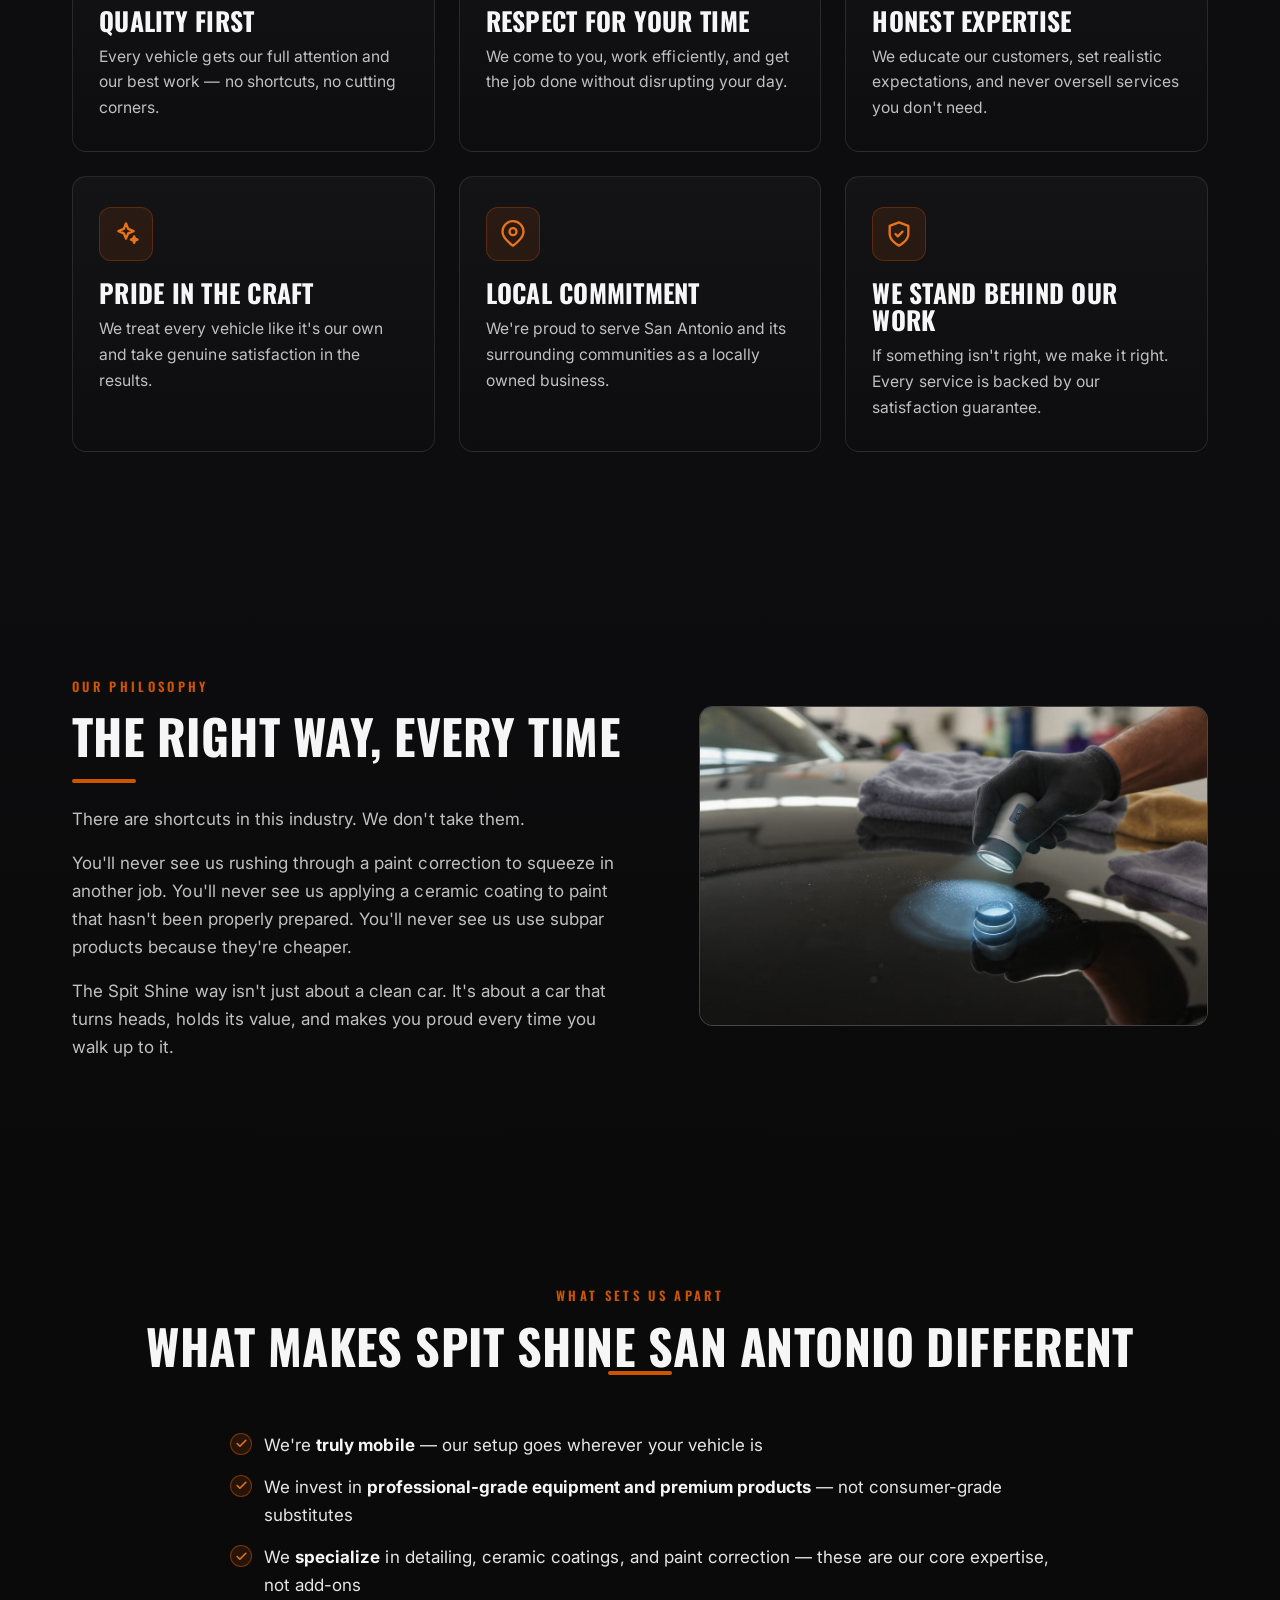
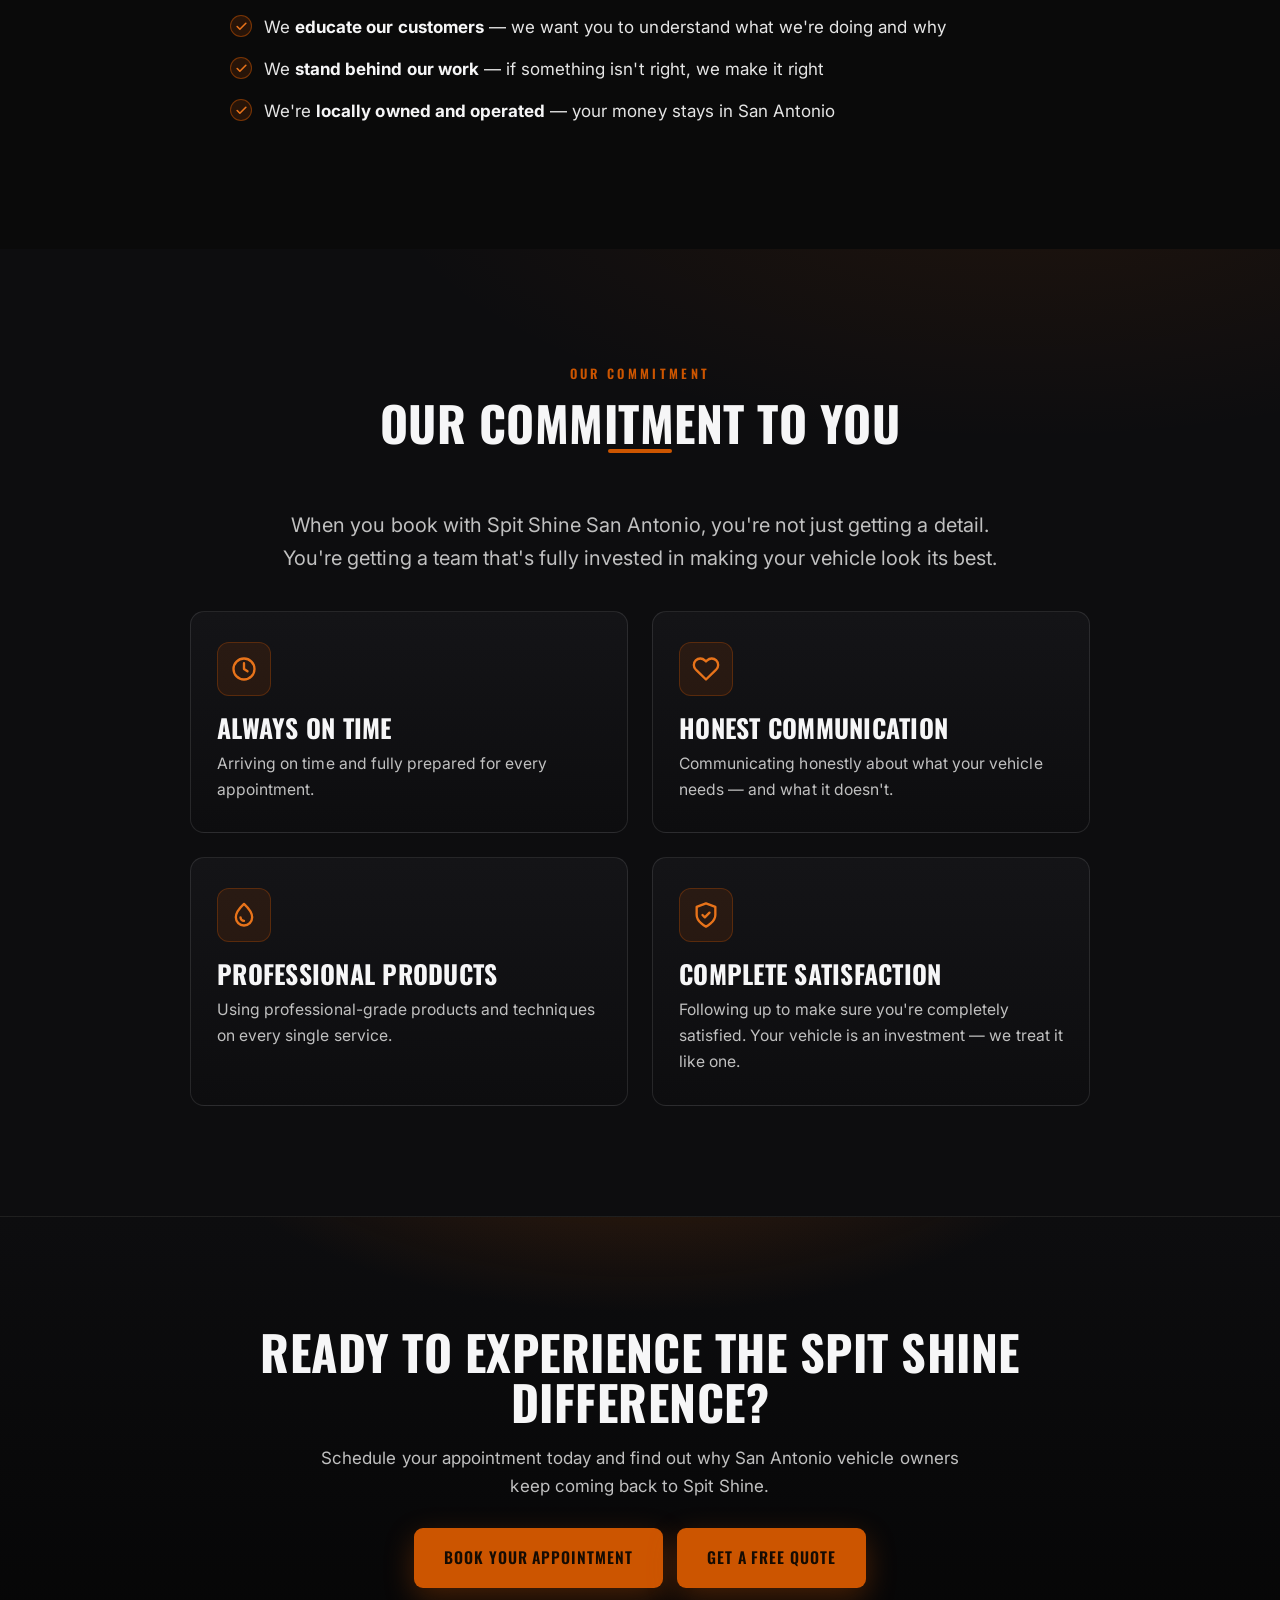
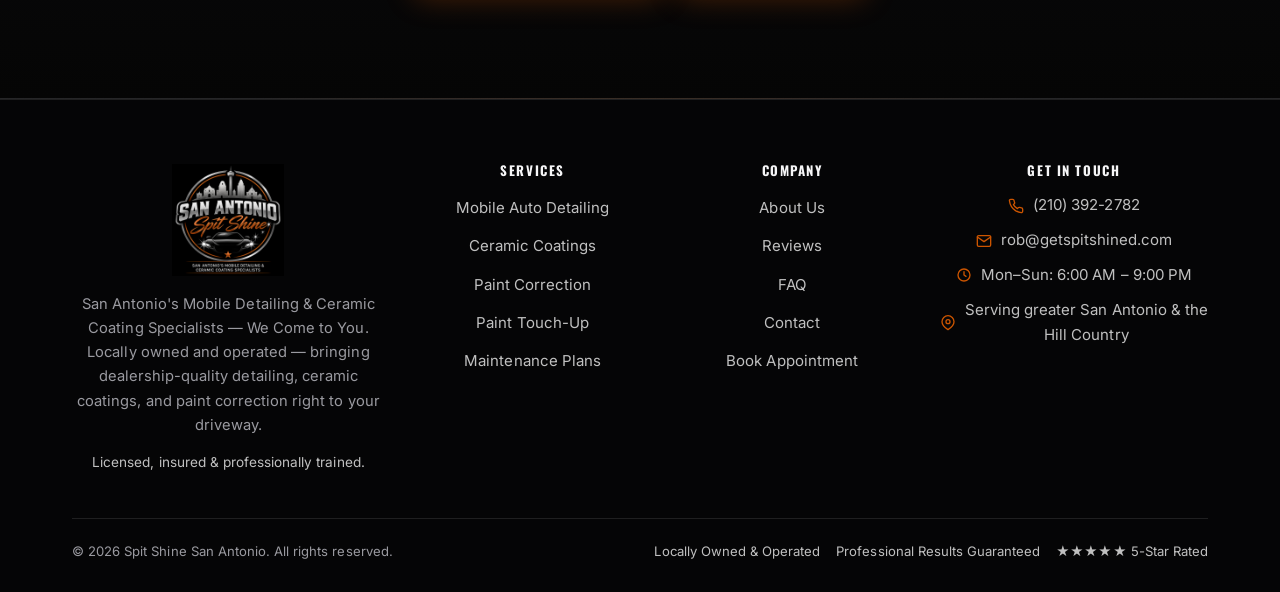
<file: about.html>
<!DOCTYPE html>
<html lang="en">
<head>
<meta charset="UTF-8">
<meta name="viewport" content="width=device-width, initial-scale=1">
<!-- Google tag (gtag.js) -->
<script async src="https://www.googletagmanager.com/gtag/js?id=G-JZCZXMXQDG"></script>
<script>
  window.dataLayer = window.dataLayer || [];
  function gtag(){dataLayer.push(arguments);}
  gtag('js', new Date());
  gtag('config', 'G-JZCZXMXQDG');
  gtag('config', 'G-442BBMRZZD');
</script>
<title>About Spit Shine San Antonio | Locally Owned Mobile Detailing Experts</title>
<meta name="description" content="Learn about Spit Shine San Antonio — a locally owned mobile detailing, ceramic coating, and paint correction company serving the greater San Antonio area.">
<meta name="robots" content="index, follow, max-image-preview:large">
<link rel="canonical" href="https://getspitshined.com/about.html">
<meta name="google-site-verification" content="dT4FZpMWy8QvIBUkkUJdFKKe6Mr5CoMp9AwIVbbx6-E">
<meta name="theme-color" content="#0A0A0A">
<meta name="author" content="Spit Shine San Antonio">
<meta name="geo.region" content="US-TX">
<meta name="geo.placename" content="San Antonio, Texas">
<meta property="og:type" content="website">
<meta property="og:title" content="About Spit Shine San Antonio | Locally Owned Mobile Detailing Experts">
<meta property="og:description" content="Learn about Spit Shine San Antonio — a locally owned mobile detailing, ceramic coating, and paint correction company serving the greater San Antonio area.">
<meta property="og:site_name" content="Spit Shine San Antonio">
<meta property="og:locale" content="en_US">
<meta property="og:url" content="https://getspitshined.com/about.html">
<meta property="og:image" content="https://getspitshined.com/assets/logo.png">
<meta property="og:image:width" content="512">
<meta property="og:image:height" content="512">
<meta property="og:image:alt" content="Spit Shine San Antonio logo">
<meta name="twitter:card" content="summary_large_image">
<meta name="twitter:title" content="About Spit Shine San Antonio | Locally Owned Mobile Detailing Experts">
<meta name="twitter:description" content="Learn about Spit Shine San Antonio — a locally owned mobile detailing, ceramic coating, and paint correction company serving the greater San Antonio area.">
<meta name="twitter:image" content="https://getspitshined.com/assets/logo.png">
<link rel="icon" type="image/png" sizes="64x64" href="assets/favicon.png">
<link rel="apple-touch-icon" href="assets/logo.png">
<link rel="preconnect" href="https://fonts.googleapis.com">
<link rel="preconnect" href="https://fonts.gstatic.com" crossorigin>
<link href="https://fonts.googleapis.com/css2?family=Oswald:wght@500;600;700&family=Inter:wght@400;500;600;700&display=swap" rel="stylesheet">
<link rel="stylesheet" href="css/styles.css">
<script type="application/ld+json">{"@context": "https://schema.org", "@type": "AutoDetailing", "@id": "https://getspitshined.com/#business", "name": "Spit Shine San Antonio", "image": "https://getspitshined.com/assets/logo.png", "logo": "https://getspitshined.com/assets/logo.png", "url": "https://getspitshined.com", "telephone": "+12103922782", "email": "rob@getspitshined.com", "priceRange": "$$", "slogan": "San Antonio's Mobile Detailing & Ceramic Coating Specialists \u2014 We Come to You.", "description": "Locally owned mobile auto detailing, ceramic coating, and paint correction serving San Antonio, TX and surrounding areas. We come to you.", "address": {"@type": "PostalAddress", "addressLocality": "San Antonio", "addressRegion": "TX", "addressCountry": "US"}, "geo": {"@type": "GeoCoordinates", "latitude": 29.4241, "longitude": -98.4936}, "areaServed": [{"@type": "City", "name": "San Antonio"}, {"@type": "City", "name": "Boerne"}, {"@type": "City", "name": "New Braunfels"}, {"@type": "City", "name": "Schertz"}, {"@type": "City", "name": "Cibolo"}, {"@type": "City", "name": "Converse"}, {"@type": "City", "name": "Universal City"}, {"@type": "City", "name": "Helotes"}, {"@type": "City", "name": "Leon Valley"}, {"@type": "City", "name": "Alamo Heights"}, {"@type": "City", "name": "Stone Oak"}, {"@type": "City", "name": "Windcrest"}, {"@type": "City", "name": "Live Oak"}, {"@type": "City", "name": "Olmos Park"}], "openingHoursSpecification": [{"@type": "OpeningHoursSpecification", "dayOfWeek": ["Monday", "Tuesday", "Wednesday", "Thursday", "Friday", "Saturday", "Sunday"], "opens": "06:00", "closes": "21:00"}], "sameAs": [], "makesOffer": [{"@type": "Offer", "itemOffered": {"@type": "Service", "name": "Mobile Auto Detailing"}}, {"@type": "Offer", "itemOffered": {"@type": "Service", "name": "Ceramic Coating"}}, {"@type": "Offer", "itemOffered": {"@type": "Service", "name": "Paint Correction"}}, {"@type": "Offer", "itemOffered": {"@type": "Service", "name": "Paint Touch-Up"}}]}</script>
</head>
<body>
<a class="skip-link" href="#main" style="position:absolute;left:-9999px;top:0;background:var(--orange);color:#150b02;padding:10px 16px;z-index:200;border-radius:0 0 8px 0;" onfocus="this.style.left='0'" onblur="this.style.left='-9999px'">Skip to content</a>
<header class="site-header">
  <div class="container nav">
    <a class="brand" href="index.html" aria-label="Spit Shine San Antonio home">
      <img class="brand-logo brand-logo--nav" src="assets/logo.png" width="512" height="512"
           alt="San Antonio Spit Shine — Mobile Detailing &amp; Ceramic Coating Specialists"
           decoding="async">
    </a>
    <nav class="nav-links" aria-label="Primary"><a href="index.html">Home</a><a href="about.html" class="active">About</a><a href="services.html">Services</a><a href="reviews.html">Reviews</a><a href="faq.html">FAQ</a><a href="contact.html">Contact</a></nav>
    <div class="nav-cta">
      <a class="nav-phone" href="tel:+12103922782"><svg viewBox="0 0 24 24" fill="none" stroke="currentColor" stroke-width="2" stroke-linecap="round" stroke-linejoin="round"><path d="M22 16.92v3a2 2 0 0 1-2.18 2 19.79 19.79 0 0 1-8.63-3.07 19.5 19.5 0 0 1-6-6 19.79 19.79 0 0 1-3.07-8.67A2 2 0 0 1 4.11 2h3a2 2 0 0 1 2 1.72c.13.96.36 1.9.7 2.81a2 2 0 0 1-.45 2.11L8.09 9.91a16 16 0 0 0 6 6l1.27-1.27a2 2 0 0 1 2.11-.45c.91.34 1.85.57 2.81.7A2 2 0 0 1 22 16.92z"/></svg>(210) 392-2782</a>
      <a class="btn btn-primary" href="book.html">Book Now</a>
      <button class="nav-toggle" aria-label="Toggle menu" aria-expanded="false" aria-controls="primary-nav"><span></span></button>
    </div>
  </div>
</header>
<main id="main">
<section class="hero hero--page">
  <div class="hero-bg"></div>
  <div class="container"><div class="hero-inner reveal">
    <h1>We Started Spit Shine Because <span class="accent">San Antonio Deserved Better.</span></h1><p class="hero-sub">Great detailing shouldn't require a trip across town, a wasted afternoon, or a generic shop that treats your vehicle like a number. So we decided to do something about it.</p><div class="btn-row"><a class="btn btn-primary" href="book.html">Book Your Appointment</a><a class="btn btn-primary" href="contact.html">Get a Free Quote</a></div>
  </div></div>
</section>
<section class="trustbar"><div class="container"><div class="trust-item"><svg viewBox="0 0 24 24" fill="none" stroke="currentColor" stroke-width="2" stroke-linecap="round" stroke-linejoin="round"><circle cx="12" cy="8" r="6"/><path d="M8.21 13.89 7 22l5-3 5 3-1.21-8.11"/></svg><span>Trusted by San Antonio Vehicle Owners</span></div><div class="trust-item"><svg viewBox="0 0 24 24" fill="none" stroke="currentColor" stroke-width="2" stroke-linecap="round" stroke-linejoin="round"><path d="M5 17H3v-5l2-5h14l2 5v5h-2"/><path d="M5 12h14"/><circle cx="7.5" cy="17" r="2"/><circle cx="16.5" cy="17" r="2"/></svg><span>Mobile Service Throughout Greater SA</span></div><div class="trust-item"><svg viewBox="0 0 24 24" fill="none" stroke="currentColor" stroke-width="2" stroke-linecap="round" stroke-linejoin="round"><path d="M12 22s8-4 8-10V5l-8-3-8 3v7c0 6 8 10 8 10z"/><polyline points="9 12 11 14 15 10"/></svg><span>Professional Results Guaranteed</span></div><div class="trust-item"><span class="stars">★★★★★ 5-Star Rated</span></div></div></section><section class="section"><div class="container"><div class="split">
          <div class="body reveal">
            <span class="eyebrow">Our Story</span>
            <h2>Born From a Simple Frustration</h2>
            <div class="divider-orange" style="margin-bottom:22px"></div>
            <p>Spit Shine San Antonio was born out of a simple frustration: too many vehicle owners
            were settling for mediocre results from shops that didn't really care about the work they
            were putting out. Too many people were waiting hours at impersonal shops, only to get their
            car back with swirl marks still visible in every sunlight angle.</p>
            <p>We knew there was a better way — to deliver professional-grade detailing, expert ceramic
            coatings, and real paint correction right to your driveway, on your schedule, at a price that
            reflects honest craftsmanship rather than corporate overhead.</p>
            <p>Today, we're proud to be one of San Antonio's most trusted mobile detailing companies,
            serving customers across the city and the surrounding communities.</p>
          </div>
          <div class="media reveal"><img src="assets/about-story.jpg" alt="Spit Shine San Antonio founder with a freshly detailed vehicle" loading="lazy" decoding="async"></div>
        </div></div></section><section class="section section--alt"><div class="container"><div class="section-head center reveal"><span class="eyebrow">Our Core Values</span><h2>How We Operate Every Single Day</h2><div class="divider-orange"></div></div>
        <div class="grid grid-3">
          <div class="card reveal"><div class="icon"><svg viewBox="0 0 24 24" fill="none" stroke="currentColor" stroke-width="2" stroke-linecap="round" stroke-linejoin="round"><circle cx="12" cy="8" r="6"/><path d="M8.21 13.89 7 22l5-3 5 3-1.21-8.11"/></svg></div><h3>Quality First</h3><p>Every vehicle gets our full attention and our best work — no shortcuts, no cutting corners.</p></div>
          <div class="card reveal"><div class="icon"><svg viewBox="0 0 24 24" fill="none" stroke="currentColor" stroke-width="2" stroke-linecap="round" stroke-linejoin="round"><circle cx="12" cy="12" r="9"/><polyline points="12 7 12 12 15 14"/></svg></div><h3>Respect for Your Time</h3><p>We come to you, work efficiently, and get the job done without disrupting your day.</p></div>
          <div class="card reveal"><div class="icon"><svg viewBox="0 0 24 24" fill="none" stroke="currentColor" stroke-width="2" stroke-linecap="round" stroke-linejoin="round"><path d="M20.8 4.6a5.5 5.5 0 0 0-7.8 0L12 5.6l-1-1a5.5 5.5 0 0 0-7.8 7.8l1 1L12 21l7.8-7.6 1-1a5.5 5.5 0 0 0 0-7.8z"/></svg></div><h3>Honest Expertise</h3><p>We educate our customers, set realistic expectations, and never oversell services you don't need.</p></div>
          <div class="card reveal"><div class="icon"><svg viewBox="0 0 24 24" fill="none" stroke="currentColor" stroke-width="2" stroke-linecap="round" stroke-linejoin="round"><path d="M12 3l1.9 4.6L18.5 9.5 13.9 11.4 12 16l-1.9-4.6L5.5 9.5l4.6-1.9L12 3z"/><path d="M19 14l.8 2 2 .8-2 .8-.8 2-.8-2-2-.8 2-.8.8-2z"/></svg></div><h3>Pride in the Craft</h3><p>We treat every vehicle like it's our own and take genuine satisfaction in the results.</p></div>
          <div class="card reveal"><div class="icon"><svg viewBox="0 0 24 24" fill="none" stroke="currentColor" stroke-width="2" stroke-linecap="round" stroke-linejoin="round"><path d="M21 10c0 6-9 12-9 12s-9-6-9-12a9 9 0 0 1 18 0z"/><circle cx="12" cy="10" r="3"/></svg></div><h3>Local Commitment</h3><p>We're proud to serve San Antonio and its surrounding communities as a locally owned business.</p></div>
          <div class="card reveal"><div class="icon"><svg viewBox="0 0 24 24" fill="none" stroke="currentColor" stroke-width="2" stroke-linecap="round" stroke-linejoin="round"><path d="M12 22s8-4 8-10V5l-8-3-8 3v7c0 6 8 10 8 10z"/><polyline points="9 12 11 14 15 10"/></svg></div><h3>We Stand Behind Our Work</h3><p>If something isn't right, we make it right. Every service is backed by our satisfaction guarantee.</p></div>
        </div></div></section><section class="section section--panel"><div class="container"><div class="split reverse">
          <div class="media reveal"><img src="assets/about-philosophy.jpg" alt="Technician carefully applying ceramic coating panel by panel" loading="lazy" decoding="async"></div>
          <div class="body reveal">
            <span class="eyebrow">Our Philosophy</span>
            <h2>The Right Way, Every Time</h2>
            <div class="divider-orange" style="margin-bottom:22px"></div>
            <p>There are shortcuts in this industry. We don't take them.</p>
            <p>You'll never see us rushing through a paint correction to squeeze in another job. You'll
            never see us applying a ceramic coating to paint that hasn't been properly prepared. You'll
            never see us use subpar products because they're cheaper.</p>
            <p>The Spit Shine way isn't just about a clean car. It's about a car that turns heads,
            holds its value, and makes you proud every time you walk up to it.</p>
          </div>
        </div></div></section><section class="section"><div class="container"><div class="section-head center reveal"><span class="eyebrow">What Sets Us Apart</span><h2>What Makes Spit Shine San Antonio Different</h2><div class="divider-orange"></div></div>
        <div style="max-width:820px;margin:0 auto">
        <ul class="checklist"><li>We're <strong>truly mobile</strong> — our setup goes wherever your vehicle is</li><li>We invest in <strong>professional-grade equipment and premium products</strong> — not consumer-grade substitutes</li><li>We <strong>specialize</strong> in detailing, ceramic coatings, and paint correction — these are our core expertise, not add-ons</li><li>We <strong>educate our customers</strong> — we want you to understand what we're doing and why</li><li>We <strong>stand behind our work</strong> — if something isn't right, we make it right</li><li>We're <strong>locally owned and operated</strong> — your money stays in San Antonio</li></ul>
        </div></div></section><section class="section section--alt"><div class="container"><div class="section-head center reveal"><span class="eyebrow">Our Commitment</span><h2>Our Commitment to You</h2><div class="divider-orange"></div></div>
        <div style="max-width:760px;margin:0 auto;text-align:center">
          <p class="lead">When you book with Spit Shine San Antonio, you're not just getting a detail.
          You're getting a team that's fully invested in making your vehicle look its best.</p>
        </div>
        <div class="grid grid-2" style="max-width:900px;margin:36px auto 0">
          <div class="card reveal"><div class="icon"><svg viewBox="0 0 24 24" fill="none" stroke="currentColor" stroke-width="2" stroke-linecap="round" stroke-linejoin="round"><circle cx="12" cy="12" r="9"/><polyline points="12 7 12 12 15 14"/></svg></div><h3>Always On Time</h3><p>Arriving on time and fully prepared for every appointment.</p></div>
          <div class="card reveal"><div class="icon"><svg viewBox="0 0 24 24" fill="none" stroke="currentColor" stroke-width="2" stroke-linecap="round" stroke-linejoin="round"><path d="M20.8 4.6a5.5 5.5 0 0 0-7.8 0L12 5.6l-1-1a5.5 5.5 0 0 0-7.8 7.8l1 1L12 21l7.8-7.6 1-1a5.5 5.5 0 0 0 0-7.8z"/></svg></div><h3>Honest Communication</h3><p>Communicating honestly about what your vehicle needs — and what it doesn't.</p></div>
          <div class="card reveal"><div class="icon"><svg viewBox="0 0 24 24" fill="none" stroke="currentColor" stroke-width="2" stroke-linecap="round" stroke-linejoin="round"><path d="M12 2.5C12 2.5 5 9 5 14a7 7 0 0 0 14 0c0-5-7-11.5-7-11.5z"/><path d="M9 14a3 3 0 0 0 3 3"/></svg></div><h3>Professional Products</h3><p>Using professional-grade products and techniques on every single service.</p></div>
          <div class="card reveal"><div class="icon"><svg viewBox="0 0 24 24" fill="none" stroke="currentColor" stroke-width="2" stroke-linecap="round" stroke-linejoin="round"><path d="M12 22s8-4 8-10V5l-8-3-8 3v7c0 6 8 10 8 10z"/><polyline points="9 12 11 14 15 10"/></svg></div><h3>Complete Satisfaction</h3><p>Following up to make sure you're completely satisfied. Your vehicle is an investment — we treat it like one.</p></div>
        </div></div></section><section class="section cta-band">
  <div class="container reveal">
    <h2>Ready to Experience the Spit Shine Difference?</h2><p>Schedule your appointment today and find out why San Antonio vehicle owners keep coming back to Spit Shine.</p>
    <div class="btn-row"><a class="btn btn-primary" href="book.html">Book Your Appointment</a><a class="btn btn-primary" href="contact.html">Get a Free Quote</a></div>
  </div></section>
</main>
<footer class="site-footer">
  <div class="container">
    <div class="footer-grid">
      <div class="footer-about">
        <a class="brand" href="index.html">
          <img class="brand-logo brand-logo--footer" src="assets/logo.png" width="512" height="512"
               alt="San Antonio Spit Shine — Mobile Detailing &amp; Ceramic Coating Specialists"
               loading="lazy" decoding="async"></a>
        <p>San Antonio's Mobile Detailing & Ceramic Coating Specialists — We Come to You. Locally owned and operated — bringing dealership-quality
        detailing, ceramic coatings, and paint correction right to your driveway.</p>
        <p style="margin-top:14px;color:var(--silver);font-size:.85rem">Licensed, insured &amp; professionally trained.</p>
      </div>
      <div class="footer-col"><h4>Services</h4><ul><li><a href="services.html">Mobile Auto Detailing</a></li><li><a href="ceramic-coatings.html">Ceramic Coatings</a></li><li><a href="paint-correction.html">Paint Correction</a></li><li><a href="services.html#touchup">Paint Touch-Up</a></li><li><a href="services.html#maintenance">Maintenance Plans</a></li></ul></div>
      <div class="footer-col"><h4>Company</h4><ul><li><a href="about.html">About Us</a></li><li><a href="reviews.html">Reviews</a></li><li><a href="faq.html">FAQ</a></li><li><a href="contact.html">Contact</a></li><li><a href="book.html">Book Appointment</a></li></ul></div>
      <div class="footer-col footer-contact">
        <h4>Get In Touch</h4>
        <a href="tel:+12103922782"><svg viewBox="0 0 24 24" fill="none" stroke="currentColor" stroke-width="2" stroke-linecap="round" stroke-linejoin="round"><path d="M22 16.92v3a2 2 0 0 1-2.18 2 19.79 19.79 0 0 1-8.63-3.07 19.5 19.5 0 0 1-6-6 19.79 19.79 0 0 1-3.07-8.67A2 2 0 0 1 4.11 2h3a2 2 0 0 1 2 1.72c.13.96.36 1.9.7 2.81a2 2 0 0 1-.45 2.11L8.09 9.91a16 16 0 0 0 6 6l1.27-1.27a2 2 0 0 1 2.11-.45c.91.34 1.85.57 2.81.7A2 2 0 0 1 22 16.92z"/></svg>(210) 392-2782</a>
        <a href="mailto:rob@getspitshined.com"><svg viewBox="0 0 24 24" fill="none" stroke="currentColor" stroke-width="2" stroke-linecap="round" stroke-linejoin="round"><rect x="2" y="4" width="20" height="16" rx="2"/><path d="m22 6-10 7L2 6"/></svg>rob@getspitshined.com</a>
        <p><svg viewBox="0 0 24 24" fill="none" stroke="currentColor" stroke-width="2" stroke-linecap="round" stroke-linejoin="round"><circle cx="12" cy="12" r="9"/><polyline points="12 7 12 12 15 14"/></svg>Mon–Sun: 6:00 AM – 9:00 PM</p>
        <p><svg viewBox="0 0 24 24" fill="none" stroke="currentColor" stroke-width="2" stroke-linecap="round" stroke-linejoin="round"><path d="M21 10c0 6-9 12-9 12s-9-6-9-12a9 9 0 0 1 18 0z"/><circle cx="12" cy="10" r="3"/></svg>Serving greater San Antonio &amp; the Hill Country</p>
        
      </div>
    </div>
    <div class="footer-bottom">
      <span>&copy; <span data-year>2026</span> Spit Shine San Antonio. All rights reserved.</span>
      <span class="badges">
        <span>Locally Owned &amp; Operated</span>
        <span>Professional Results Guaranteed</span>
        <span>★★★★★ 5-Star Rated</span>
      </span>
    </div>
  </div>
</footer>
<div class="mobile-cta">
  <a class="m-call" href="tel:+12103922782"><svg viewBox="0 0 24 24" fill="none" stroke="currentColor" stroke-width="2" stroke-linecap="round" stroke-linejoin="round"><path d="M22 16.92v3a2 2 0 0 1-2.18 2 19.79 19.79 0 0 1-8.63-3.07 19.5 19.5 0 0 1-6-6 19.79 19.79 0 0 1-3.07-8.67A2 2 0 0 1 4.11 2h3a2 2 0 0 1 2 1.72c.13.96.36 1.9.7 2.81a2 2 0 0 1-.45 2.11L8.09 9.91a16 16 0 0 0 6 6l1.27-1.27a2 2 0 0 1 2.11-.45c.91.34 1.85.57 2.81.7A2 2 0 0 1 22 16.92z"/></svg> Call</a>
  <a class="m-quote" href="contact.html"><svg viewBox="0 0 24 24" fill="none" stroke="currentColor" stroke-width="2" stroke-linecap="round" stroke-linejoin="round"><rect x="3" y="4" width="18" height="18" rx="2"/><line x1="16" y1="2" x2="16" y2="6"/><line x1="8" y1="2" x2="8" y2="6"/><line x1="3" y1="10" x2="21" y2="10"/></svg> Free Quote</a>
</div>
<script src="js/main.js" defer></script>
</body>
</html>
</file>
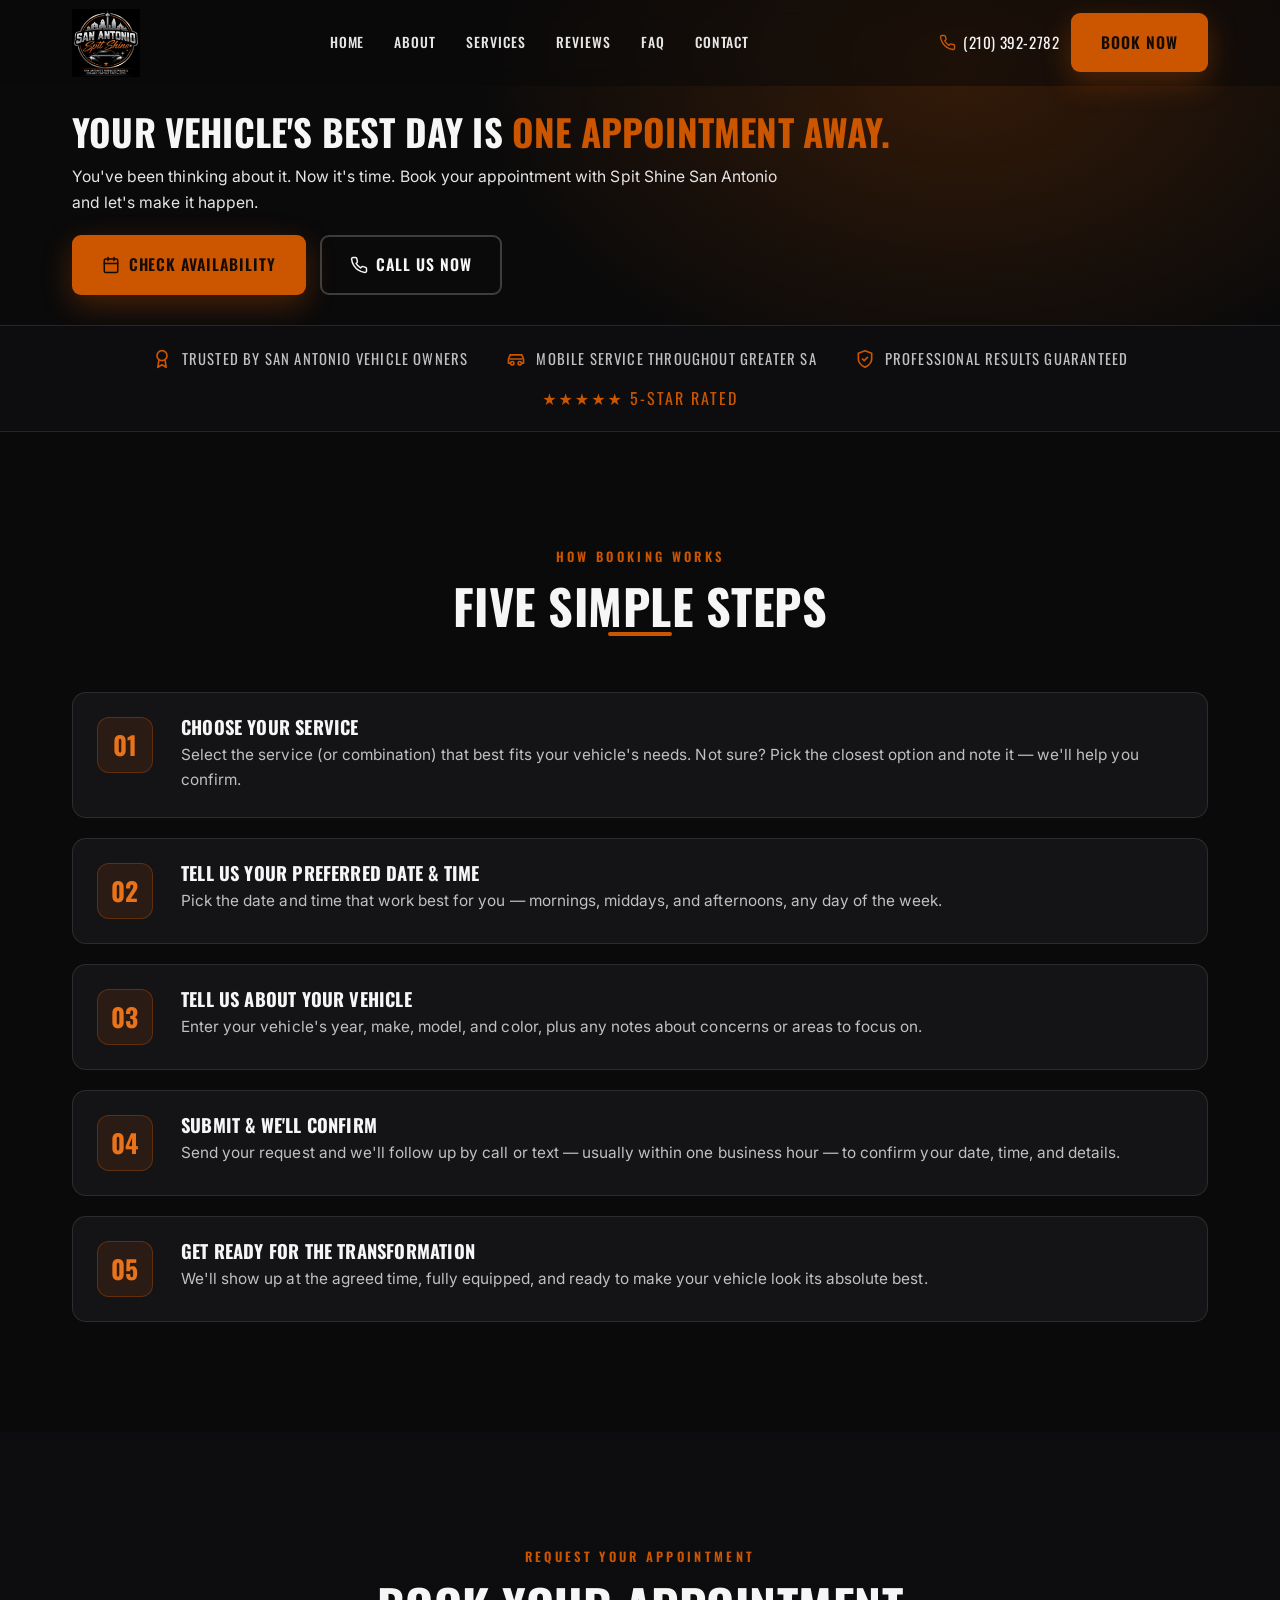
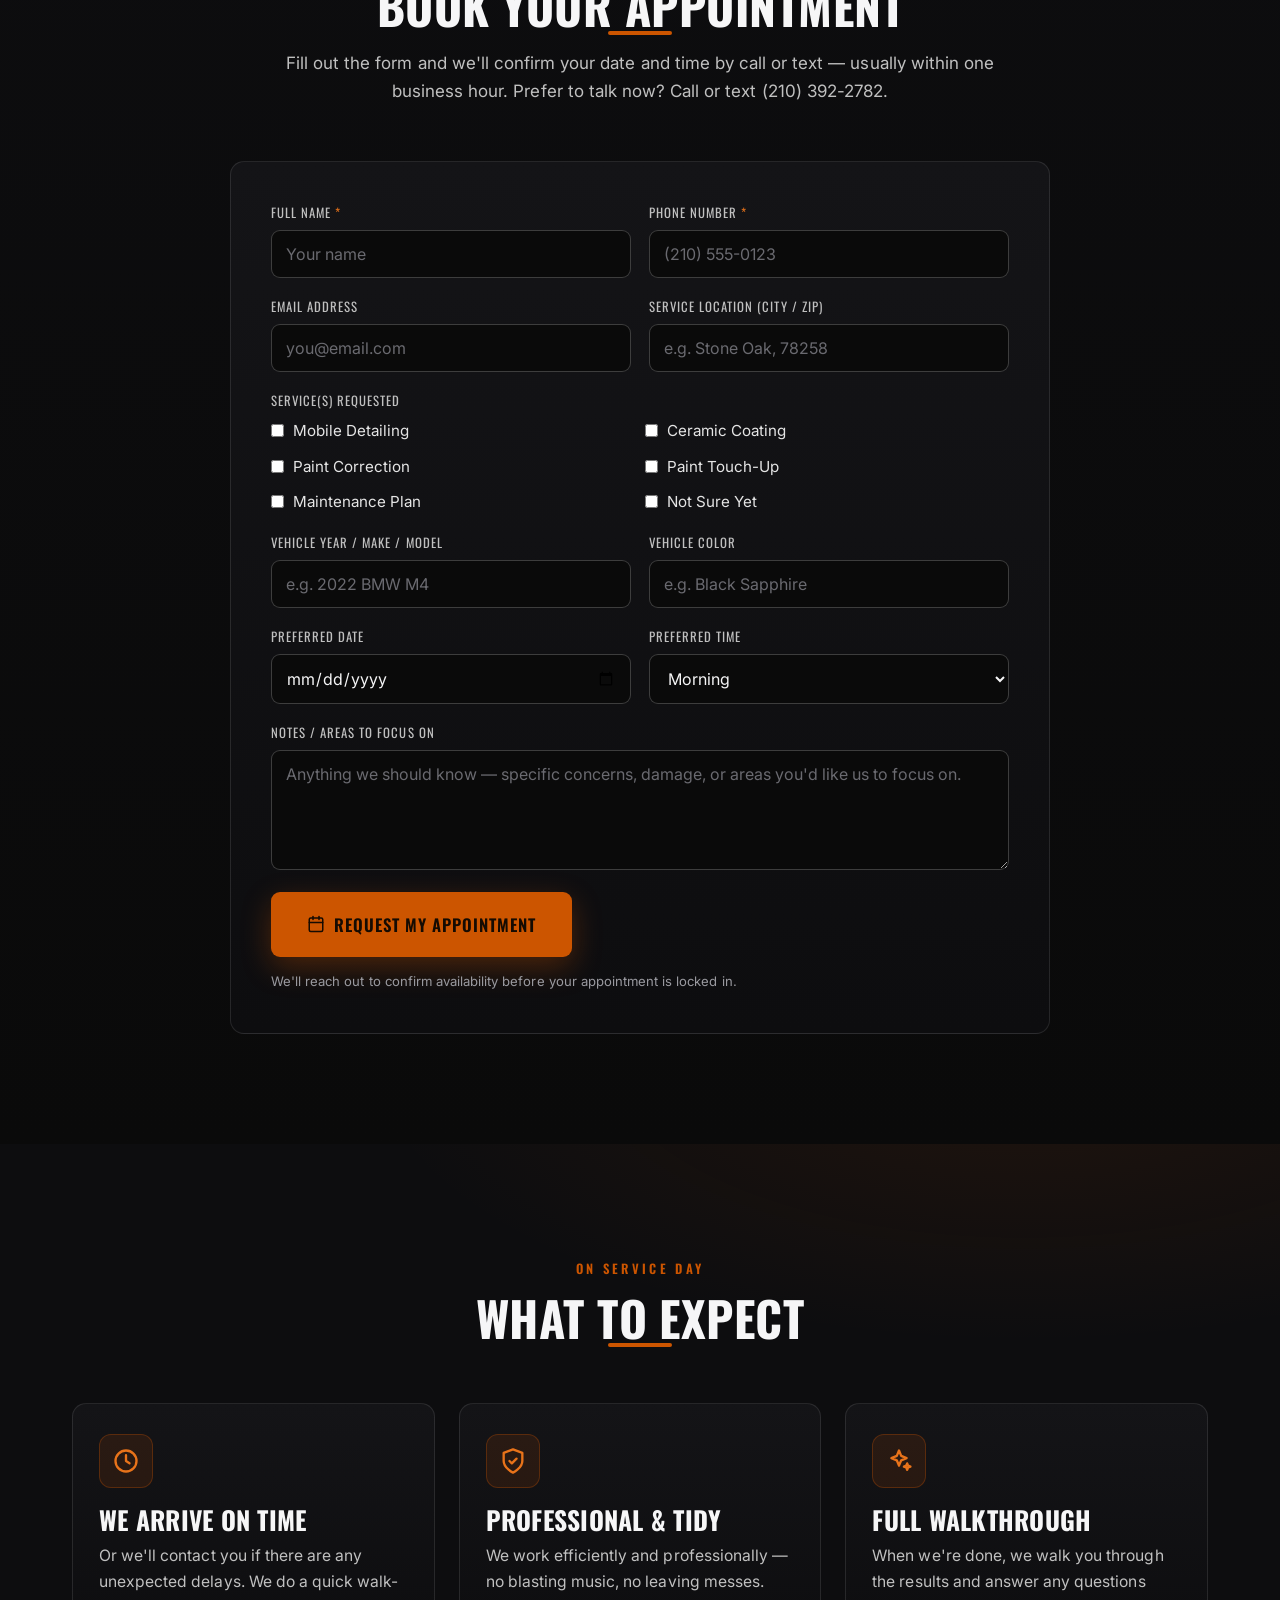
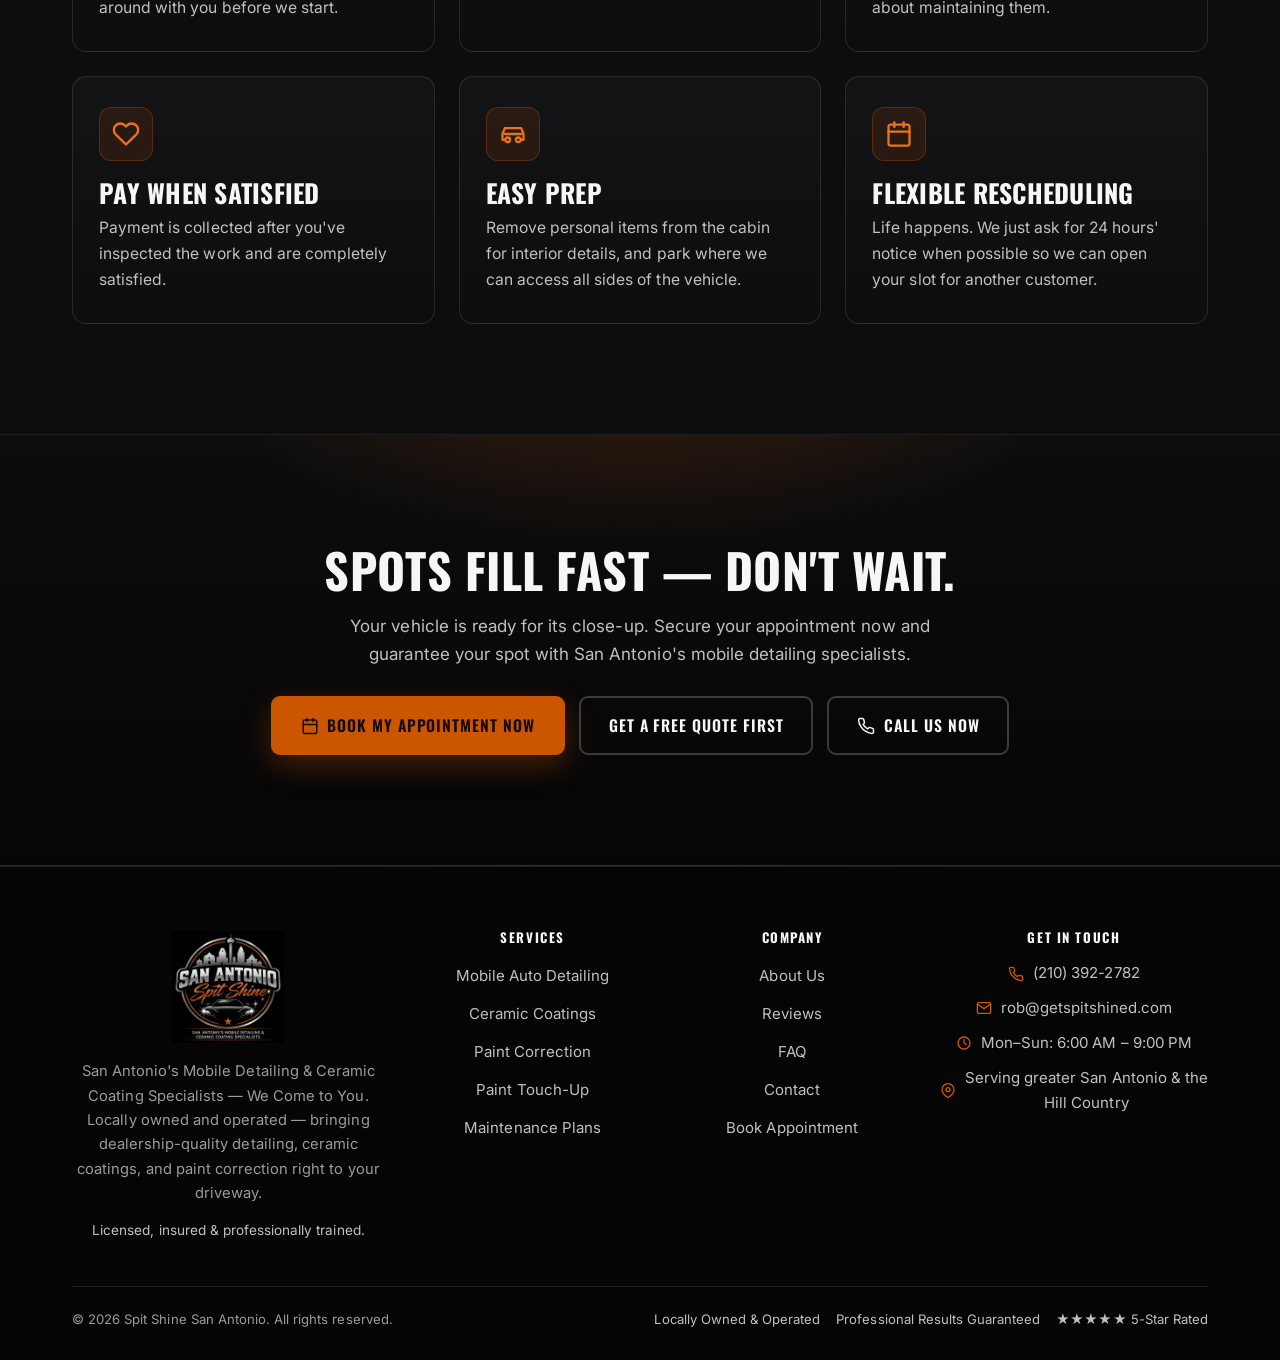
<file: book.html>
<!DOCTYPE html>
<html lang="en">
<head>
<meta charset="UTF-8">
<meta name="viewport" content="width=device-width, initial-scale=1">
<!-- Google tag (gtag.js) -->
<script async src="https://www.googletagmanager.com/gtag/js?id=G-JZCZXMXQDG"></script>
<script>
  window.dataLayer = window.dataLayer || [];
  function gtag(){dataLayer.push(arguments);}
  gtag('js', new Date());
  gtag('config', 'G-JZCZXMXQDG');
  gtag('config', 'G-442BBMRZZD');
</script>
<title>Book Your Mobile Detailing Appointment | Spit Shine San Antonio</title>
<meta name="description" content="Ready to book? Schedule your mobile detailing, ceramic coating, or paint correction appointment with Spit Shine San Antonio. Fast booking, flexible scheduling. Book now!">
<meta name="robots" content="index, follow, max-image-preview:large">
<link rel="canonical" href="https://getspitshined.com/book.html">
<meta name="google-site-verification" content="dT4FZpMWy8QvIBUkkUJdFKKe6Mr5CoMp9AwIVbbx6-E">
<meta name="theme-color" content="#0A0A0A">
<meta name="author" content="Spit Shine San Antonio">
<meta name="geo.region" content="US-TX">
<meta name="geo.placename" content="San Antonio, Texas">
<meta property="og:type" content="website">
<meta property="og:title" content="Book Your Mobile Detailing Appointment | Spit Shine San Antonio">
<meta property="og:description" content="Ready to book? Schedule your mobile detailing, ceramic coating, or paint correction appointment with Spit Shine San Antonio. Fast booking, flexible scheduling. Book now!">
<meta property="og:site_name" content="Spit Shine San Antonio">
<meta property="og:locale" content="en_US">
<meta property="og:url" content="https://getspitshined.com/book.html">
<meta property="og:image" content="https://getspitshined.com/assets/logo.png">
<meta property="og:image:width" content="512">
<meta property="og:image:height" content="512">
<meta property="og:image:alt" content="Spit Shine San Antonio logo">
<meta name="twitter:card" content="summary_large_image">
<meta name="twitter:title" content="Book Your Mobile Detailing Appointment | Spit Shine San Antonio">
<meta name="twitter:description" content="Ready to book? Schedule your mobile detailing, ceramic coating, or paint correction appointment with Spit Shine San Antonio. Fast booking, flexible scheduling. Book now!">
<meta name="twitter:image" content="https://getspitshined.com/assets/logo.png">
<link rel="icon" type="image/png" sizes="64x64" href="assets/favicon.png">
<link rel="apple-touch-icon" href="assets/logo.png">
<link rel="preconnect" href="https://fonts.googleapis.com">
<link rel="preconnect" href="https://fonts.gstatic.com" crossorigin>
<link href="https://fonts.googleapis.com/css2?family=Oswald:wght@500;600;700&family=Inter:wght@400;500;600;700&display=swap" rel="stylesheet">
<link rel="stylesheet" href="css/styles.css">
<script type="application/ld+json">{"@context": "https://schema.org", "@type": "AutoDetailing", "@id": "https://getspitshined.com/#business", "name": "Spit Shine San Antonio", "image": "https://getspitshined.com/assets/logo.png", "logo": "https://getspitshined.com/assets/logo.png", "url": "https://getspitshined.com", "telephone": "+12103922782", "email": "rob@getspitshined.com", "priceRange": "$$", "slogan": "San Antonio's Mobile Detailing & Ceramic Coating Specialists \u2014 We Come to You.", "description": "Locally owned mobile auto detailing, ceramic coating, and paint correction serving San Antonio, TX and surrounding areas. We come to you.", "address": {"@type": "PostalAddress", "addressLocality": "San Antonio", "addressRegion": "TX", "addressCountry": "US"}, "geo": {"@type": "GeoCoordinates", "latitude": 29.4241, "longitude": -98.4936}, "areaServed": [{"@type": "City", "name": "San Antonio"}, {"@type": "City", "name": "Boerne"}, {"@type": "City", "name": "New Braunfels"}, {"@type": "City", "name": "Schertz"}, {"@type": "City", "name": "Cibolo"}, {"@type": "City", "name": "Converse"}, {"@type": "City", "name": "Universal City"}, {"@type": "City", "name": "Helotes"}, {"@type": "City", "name": "Leon Valley"}, {"@type": "City", "name": "Alamo Heights"}, {"@type": "City", "name": "Stone Oak"}, {"@type": "City", "name": "Windcrest"}, {"@type": "City", "name": "Live Oak"}, {"@type": "City", "name": "Olmos Park"}], "openingHoursSpecification": [{"@type": "OpeningHoursSpecification", "dayOfWeek": ["Monday", "Tuesday", "Wednesday", "Thursday", "Friday", "Saturday", "Sunday"], "opens": "06:00", "closes": "21:00"}], "sameAs": [], "makesOffer": [{"@type": "Offer", "itemOffered": {"@type": "Service", "name": "Mobile Auto Detailing"}}, {"@type": "Offer", "itemOffered": {"@type": "Service", "name": "Ceramic Coating"}}, {"@type": "Offer", "itemOffered": {"@type": "Service", "name": "Paint Correction"}}, {"@type": "Offer", "itemOffered": {"@type": "Service", "name": "Paint Touch-Up"}}]}</script>
</head>
<body>
<a class="skip-link" href="#main" style="position:absolute;left:-9999px;top:0;background:var(--orange);color:#150b02;padding:10px 16px;z-index:200;border-radius:0 0 8px 0;" onfocus="this.style.left='0'" onblur="this.style.left='-9999px'">Skip to content</a>
<header class="site-header">
  <div class="container nav">
    <a class="brand" href="index.html" aria-label="Spit Shine San Antonio home">
      <img class="brand-logo brand-logo--nav" src="assets/logo.png" width="512" height="512"
           alt="San Antonio Spit Shine — Mobile Detailing &amp; Ceramic Coating Specialists"
           decoding="async">
    </a>
    <nav class="nav-links" aria-label="Primary"><a href="index.html">Home</a><a href="about.html">About</a><a href="services.html">Services</a><a href="reviews.html">Reviews</a><a href="faq.html">FAQ</a><a href="contact.html">Contact</a></nav>
    <div class="nav-cta">
      <a class="nav-phone" href="tel:+12103922782"><svg viewBox="0 0 24 24" fill="none" stroke="currentColor" stroke-width="2" stroke-linecap="round" stroke-linejoin="round"><path d="M22 16.92v3a2 2 0 0 1-2.18 2 19.79 19.79 0 0 1-8.63-3.07 19.5 19.5 0 0 1-6-6 19.79 19.79 0 0 1-3.07-8.67A2 2 0 0 1 4.11 2h3a2 2 0 0 1 2 1.72c.13.96.36 1.9.7 2.81a2 2 0 0 1-.45 2.11L8.09 9.91a16 16 0 0 0 6 6l1.27-1.27a2 2 0 0 1 2.11-.45c.91.34 1.85.57 2.81.7A2 2 0 0 1 22 16.92z"/></svg>(210) 392-2782</a>
      <a class="btn btn-primary" href="book.html">Book Now</a>
      <button class="nav-toggle" aria-label="Toggle menu" aria-expanded="false" aria-controls="primary-nav"><span></span></button>
    </div>
  </div>
</header>
<main id="main">
<section class="hero hero--page">
  <div class="hero-bg"></div>
  <div class="container"><div class="hero-inner reveal">
    <h1>Your Vehicle's Best Day Is <span class="accent">One Appointment Away.</span></h1><p class="hero-sub">You've been thinking about it. Now it's time. Book your appointment with Spit Shine San Antonio and let's make it happen.</p><div class="btn-row"><a class="btn btn-primary" href="#book-form"><svg viewBox="0 0 24 24" fill="none" stroke="currentColor" stroke-width="2" stroke-linecap="round" stroke-linejoin="round"><rect x="3" y="4" width="18" height="18" rx="2"/><line x1="16" y1="2" x2="16" y2="6"/><line x1="8" y1="2" x2="8" y2="6"/><line x1="3" y1="10" x2="21" y2="10"/></svg>Check Availability</a><a class="btn btn-secondary" href="tel:+12103922782"><svg viewBox="0 0 24 24" fill="none" stroke="currentColor" stroke-width="2" stroke-linecap="round" stroke-linejoin="round"><path d="M22 16.92v3a2 2 0 0 1-2.18 2 19.79 19.79 0 0 1-8.63-3.07 19.5 19.5 0 0 1-6-6 19.79 19.79 0 0 1-3.07-8.67A2 2 0 0 1 4.11 2h3a2 2 0 0 1 2 1.72c.13.96.36 1.9.7 2.81a2 2 0 0 1-.45 2.11L8.09 9.91a16 16 0 0 0 6 6l1.27-1.27a2 2 0 0 1 2.11-.45c.91.34 1.85.57 2.81.7A2 2 0 0 1 22 16.92z"/></svg>Call Us Now</a></div>
  </div></div>
</section>
<section class="trustbar"><div class="container"><div class="trust-item"><svg viewBox="0 0 24 24" fill="none" stroke="currentColor" stroke-width="2" stroke-linecap="round" stroke-linejoin="round"><circle cx="12" cy="8" r="6"/><path d="M8.21 13.89 7 22l5-3 5 3-1.21-8.11"/></svg><span>Trusted by San Antonio Vehicle Owners</span></div><div class="trust-item"><svg viewBox="0 0 24 24" fill="none" stroke="currentColor" stroke-width="2" stroke-linecap="round" stroke-linejoin="round"><path d="M5 17H3v-5l2-5h14l2 5v5h-2"/><path d="M5 12h14"/><circle cx="7.5" cy="17" r="2"/><circle cx="16.5" cy="17" r="2"/></svg><span>Mobile Service Throughout Greater SA</span></div><div class="trust-item"><svg viewBox="0 0 24 24" fill="none" stroke="currentColor" stroke-width="2" stroke-linecap="round" stroke-linejoin="round"><path d="M12 22s8-4 8-10V5l-8-3-8 3v7c0 6 8 10 8 10z"/><polyline points="9 12 11 14 15 10"/></svg><span>Professional Results Guaranteed</span></div><div class="trust-item"><span class="stars">★★★★★ 5-Star Rated</span></div></div></section><section class="section"><div class="container"><div class="section-head center reveal"><span class="eyebrow">How Booking Works</span><h2>Five Simple Steps</h2><div class="divider-orange"></div></div>
        <div class="steps"><div class="step reveal"><div class="num"></div><div><h3>Choose Your Service</h3><p>Select the service (or combination) that best fits your vehicle's needs. Not sure? Pick the closest option and note it — we'll help you confirm.</p></div></div><div class="step reveal"><div class="num"></div><div><h3>Tell Us Your Preferred Date &amp; Time</h3><p>Pick the date and time that work best for you — mornings, middays, and afternoons, any day of the week.</p></div></div><div class="step reveal"><div class="num"></div><div><h3>Tell Us About Your Vehicle</h3><p>Enter your vehicle's year, make, model, and color, plus any notes about concerns or areas to focus on.</p></div></div><div class="step reveal"><div class="num"></div><div><h3>Submit &amp; We'll Confirm</h3><p>Send your request and we'll follow up by call or text — usually within one business hour — to confirm your date, time, and details.</p></div></div><div class="step reveal"><div class="num"></div><div><h3>Get Ready for the Transformation</h3><p>We'll show up at the agreed time, fully equipped, and ready to make your vehicle look its absolute best.</p></div></div></div></div></section><section class="section section--panel" id="book-form"><div class="container">
      <div class="section-head center reveal"><span class="eyebrow">Request Your Appointment</span><h2>Book Your Appointment</h2><div class="divider-orange"></div><p>Fill out the form and we'll confirm your date and time by call or text — usually within one business hour. Prefer to talk now? Call or text (210) 392-2782.</p></div>
      <div style="max-width:820px;margin:0 auto">
      <div class="form-wrap reveal">
        <div class="form-success">You're all set! Your appointment request has been received. We'll
        follow up shortly by call or text to confirm your date, time, and service details.</div>
        <form data-spitshine name="booking" method="POST" data-netlify="true"
              netlify-honeypot="bot-field" action="/?booking=success" novalidate>
          <input type="hidden" name="form-name" value="booking">
          <p hidden><label>Don't fill this out if you're human: <input name="bot-field"></label></p>
          <div class="form-grid">
            <div class="field"><label>Full Name <span class="req">*</span></label><input type="text" name="name" required placeholder="Your name"></div>
            <div class="field"><label>Phone Number <span class="req">*</span></label><input type="tel" name="phone" required placeholder="(210) 555-0123"></div>
            <div class="field"><label>Email Address</label><input type="email" name="email" placeholder="you@email.com"></div>
            <div class="field"><label>Service Location (City / ZIP)</label><input type="text" name="location" placeholder="e.g. Stone Oak, 78258"></div>
            <div class="field full"><label>Service(s) Requested</label><div class="checkgroup"><label><input type="checkbox" name="services" value="Mobile Detailing"> Mobile Detailing</label><label><input type="checkbox" name="services" value="Ceramic Coating"> Ceramic Coating</label><label><input type="checkbox" name="services" value="Paint Correction"> Paint Correction</label><label><input type="checkbox" name="services" value="Paint Touch-Up"> Paint Touch-Up</label><label><input type="checkbox" name="services" value="Maintenance Plan"> Maintenance Plan</label><label><input type="checkbox" name="services" value="Not Sure Yet"> Not Sure Yet</label></div></div>
            <div class="field"><label>Vehicle Year / Make / Model</label><input type="text" name="vehicle" placeholder="e.g. 2022 BMW M4"></div>
            <div class="field"><label>Vehicle Color</label><input type="text" name="color" placeholder="e.g. Black Sapphire"></div>
            <div class="field"><label>Preferred Date</label><input type="date" name="preferred_date"></div>
            <div class="field"><label>Preferred Time</label>
              <select name="preferred_time"><option>Morning</option><option>Midday</option><option>Afternoon</option></select></div>
            <div class="field full"><label>Notes / Areas to Focus On</label>
              <textarea name="notes" placeholder="Anything we should know — specific concerns, damage, or areas you'd like us to focus on."></textarea></div>
          </div>
          <div style="margin-top:22px"><button class="btn btn-primary btn-lg" type="submit"><svg viewBox="0 0 24 24" fill="none" stroke="currentColor" stroke-width="2" stroke-linecap="round" stroke-linejoin="round"><rect x="3" y="4" width="18" height="18" rx="2"/><line x1="16" y1="2" x2="16" y2="6"/><line x1="8" y1="2" x2="8" y2="6"/><line x1="3" y1="10" x2="21" y2="10"/></svg>Request My Appointment</button></div>
          <p class="form-note">We'll reach out to confirm availability before your appointment is locked in.</p>
        </form>
      </div></div>
    </div></section><section class="section section--alt"><div class="container"><div class="section-head center reveal"><span class="eyebrow">On Service Day</span><h2>What to Expect</h2><div class="divider-orange"></div></div>
        <div class="grid grid-3">
          <div class="card reveal"><div class="icon"><svg viewBox="0 0 24 24" fill="none" stroke="currentColor" stroke-width="2" stroke-linecap="round" stroke-linejoin="round"><circle cx="12" cy="12" r="9"/><polyline points="12 7 12 12 15 14"/></svg></div><h3>We Arrive On Time</h3><p>Or we'll contact you if there are any unexpected delays. We do a quick walk-around with you before we start.</p></div>
          <div class="card reveal"><div class="icon"><svg viewBox="0 0 24 24" fill="none" stroke="currentColor" stroke-width="2" stroke-linecap="round" stroke-linejoin="round"><path d="M12 22s8-4 8-10V5l-8-3-8 3v7c0 6 8 10 8 10z"/><polyline points="9 12 11 14 15 10"/></svg></div><h3>Professional &amp; Tidy</h3><p>We work efficiently and professionally — no blasting music, no leaving messes.</p></div>
          <div class="card reveal"><div class="icon"><svg viewBox="0 0 24 24" fill="none" stroke="currentColor" stroke-width="2" stroke-linecap="round" stroke-linejoin="round"><path d="M12 3l1.9 4.6L18.5 9.5 13.9 11.4 12 16l-1.9-4.6L5.5 9.5l4.6-1.9L12 3z"/><path d="M19 14l.8 2 2 .8-2 .8-.8 2-.8-2-2-.8 2-.8.8-2z"/></svg></div><h3>Full Walkthrough</h3><p>When we're done, we walk you through the results and answer any questions about maintaining them.</p></div>
          <div class="card reveal"><div class="icon"><svg viewBox="0 0 24 24" fill="none" stroke="currentColor" stroke-width="2" stroke-linecap="round" stroke-linejoin="round"><path d="M20.8 4.6a5.5 5.5 0 0 0-7.8 0L12 5.6l-1-1a5.5 5.5 0 0 0-7.8 7.8l1 1L12 21l7.8-7.6 1-1a5.5 5.5 0 0 0 0-7.8z"/></svg></div><h3>Pay When Satisfied</h3><p>Payment is collected after you've inspected the work and are completely satisfied.</p></div>
          <div class="card reveal"><div class="icon"><svg viewBox="0 0 24 24" fill="none" stroke="currentColor" stroke-width="2" stroke-linecap="round" stroke-linejoin="round"><path d="M5 17H3v-5l2-5h14l2 5v5h-2"/><path d="M5 12h14"/><circle cx="7.5" cy="17" r="2"/><circle cx="16.5" cy="17" r="2"/></svg></div><h3>Easy Prep</h3><p>Remove personal items from the cabin for interior details, and park where we can access all sides of the vehicle.</p></div>
          <div class="card reveal"><div class="icon"><svg viewBox="0 0 24 24" fill="none" stroke="currentColor" stroke-width="2" stroke-linecap="round" stroke-linejoin="round"><rect x="3" y="4" width="18" height="18" rx="2"/><line x1="16" y1="2" x2="16" y2="6"/><line x1="8" y1="2" x2="8" y2="6"/><line x1="3" y1="10" x2="21" y2="10"/></svg></div><h3>Flexible Rescheduling</h3><p>Life happens. We just ask for 24 hours' notice when possible so we can open your slot for another customer.</p></div>
        </div></div></section><section class="section cta-band">
  <div class="container reveal">
    <h2>Spots Fill Fast — Don't Wait.</h2><p>Your vehicle is ready for its close-up. Secure your appointment now and guarantee your spot with San Antonio's mobile detailing specialists.</p>
    <div class="btn-row"><a class="btn btn-primary" href="#book-form"><svg viewBox="0 0 24 24" fill="none" stroke="currentColor" stroke-width="2" stroke-linecap="round" stroke-linejoin="round"><rect x="3" y="4" width="18" height="18" rx="2"/><line x1="16" y1="2" x2="16" y2="6"/><line x1="8" y1="2" x2="8" y2="6"/><line x1="3" y1="10" x2="21" y2="10"/></svg>Book My Appointment Now</a><a class="btn btn-secondary" href="contact.html">Get a Free Quote First</a><a class="btn btn-secondary" href="tel:+12103922782"><svg viewBox="0 0 24 24" fill="none" stroke="currentColor" stroke-width="2" stroke-linecap="round" stroke-linejoin="round"><path d="M22 16.92v3a2 2 0 0 1-2.18 2 19.79 19.79 0 0 1-8.63-3.07 19.5 19.5 0 0 1-6-6 19.79 19.79 0 0 1-3.07-8.67A2 2 0 0 1 4.11 2h3a2 2 0 0 1 2 1.72c.13.96.36 1.9.7 2.81a2 2 0 0 1-.45 2.11L8.09 9.91a16 16 0 0 0 6 6l1.27-1.27a2 2 0 0 1 2.11-.45c.91.34 1.85.57 2.81.7A2 2 0 0 1 22 16.92z"/></svg>Call Us Now</a></div>
  </div></section>
</main>
<footer class="site-footer">
  <div class="container">
    <div class="footer-grid">
      <div class="footer-about">
        <a class="brand" href="index.html">
          <img class="brand-logo brand-logo--footer" src="assets/logo.png" width="512" height="512"
               alt="San Antonio Spit Shine — Mobile Detailing &amp; Ceramic Coating Specialists"
               loading="lazy" decoding="async"></a>
        <p>San Antonio's Mobile Detailing & Ceramic Coating Specialists — We Come to You. Locally owned and operated — bringing dealership-quality
        detailing, ceramic coatings, and paint correction right to your driveway.</p>
        <p style="margin-top:14px;color:var(--silver);font-size:.85rem">Licensed, insured &amp; professionally trained.</p>
      </div>
      <div class="footer-col"><h4>Services</h4><ul><li><a href="services.html">Mobile Auto Detailing</a></li><li><a href="ceramic-coatings.html">Ceramic Coatings</a></li><li><a href="paint-correction.html">Paint Correction</a></li><li><a href="services.html#touchup">Paint Touch-Up</a></li><li><a href="services.html#maintenance">Maintenance Plans</a></li></ul></div>
      <div class="footer-col"><h4>Company</h4><ul><li><a href="about.html">About Us</a></li><li><a href="reviews.html">Reviews</a></li><li><a href="faq.html">FAQ</a></li><li><a href="contact.html">Contact</a></li><li><a href="book.html">Book Appointment</a></li></ul></div>
      <div class="footer-col footer-contact">
        <h4>Get In Touch</h4>
        <a href="tel:+12103922782"><svg viewBox="0 0 24 24" fill="none" stroke="currentColor" stroke-width="2" stroke-linecap="round" stroke-linejoin="round"><path d="M22 16.92v3a2 2 0 0 1-2.18 2 19.79 19.79 0 0 1-8.63-3.07 19.5 19.5 0 0 1-6-6 19.79 19.79 0 0 1-3.07-8.67A2 2 0 0 1 4.11 2h3a2 2 0 0 1 2 1.72c.13.96.36 1.9.7 2.81a2 2 0 0 1-.45 2.11L8.09 9.91a16 16 0 0 0 6 6l1.27-1.27a2 2 0 0 1 2.11-.45c.91.34 1.85.57 2.81.7A2 2 0 0 1 22 16.92z"/></svg>(210) 392-2782</a>
        <a href="mailto:rob@getspitshined.com"><svg viewBox="0 0 24 24" fill="none" stroke="currentColor" stroke-width="2" stroke-linecap="round" stroke-linejoin="round"><rect x="2" y="4" width="20" height="16" rx="2"/><path d="m22 6-10 7L2 6"/></svg>rob@getspitshined.com</a>
        <p><svg viewBox="0 0 24 24" fill="none" stroke="currentColor" stroke-width="2" stroke-linecap="round" stroke-linejoin="round"><circle cx="12" cy="12" r="9"/><polyline points="12 7 12 12 15 14"/></svg>Mon–Sun: 6:00 AM – 9:00 PM</p>
        <p><svg viewBox="0 0 24 24" fill="none" stroke="currentColor" stroke-width="2" stroke-linecap="round" stroke-linejoin="round"><path d="M21 10c0 6-9 12-9 12s-9-6-9-12a9 9 0 0 1 18 0z"/><circle cx="12" cy="10" r="3"/></svg>Serving greater San Antonio &amp; the Hill Country</p>
        
      </div>
    </div>
    <div class="footer-bottom">
      <span>&copy; <span data-year>2026</span> Spit Shine San Antonio. All rights reserved.</span>
      <span class="badges">
        <span>Locally Owned &amp; Operated</span>
        <span>Professional Results Guaranteed</span>
        <span>★★★★★ 5-Star Rated</span>
      </span>
    </div>
  </div>
</footer>
<div class="mobile-cta">
  <a class="m-call" href="tel:+12103922782"><svg viewBox="0 0 24 24" fill="none" stroke="currentColor" stroke-width="2" stroke-linecap="round" stroke-linejoin="round"><path d="M22 16.92v3a2 2 0 0 1-2.18 2 19.79 19.79 0 0 1-8.63-3.07 19.5 19.5 0 0 1-6-6 19.79 19.79 0 0 1-3.07-8.67A2 2 0 0 1 4.11 2h3a2 2 0 0 1 2 1.72c.13.96.36 1.9.7 2.81a2 2 0 0 1-.45 2.11L8.09 9.91a16 16 0 0 0 6 6l1.27-1.27a2 2 0 0 1 2.11-.45c.91.34 1.85.57 2.81.7A2 2 0 0 1 22 16.92z"/></svg> Call</a>
  <a class="m-quote" href="contact.html"><svg viewBox="0 0 24 24" fill="none" stroke="currentColor" stroke-width="2" stroke-linecap="round" stroke-linejoin="round"><rect x="3" y="4" width="18" height="18" rx="2"/><line x1="16" y1="2" x2="16" y2="6"/><line x1="8" y1="2" x2="8" y2="6"/><line x1="3" y1="10" x2="21" y2="10"/></svg> Free Quote</a>
</div>
<script src="js/main.js" defer></script>
</body>
</html>
</file>
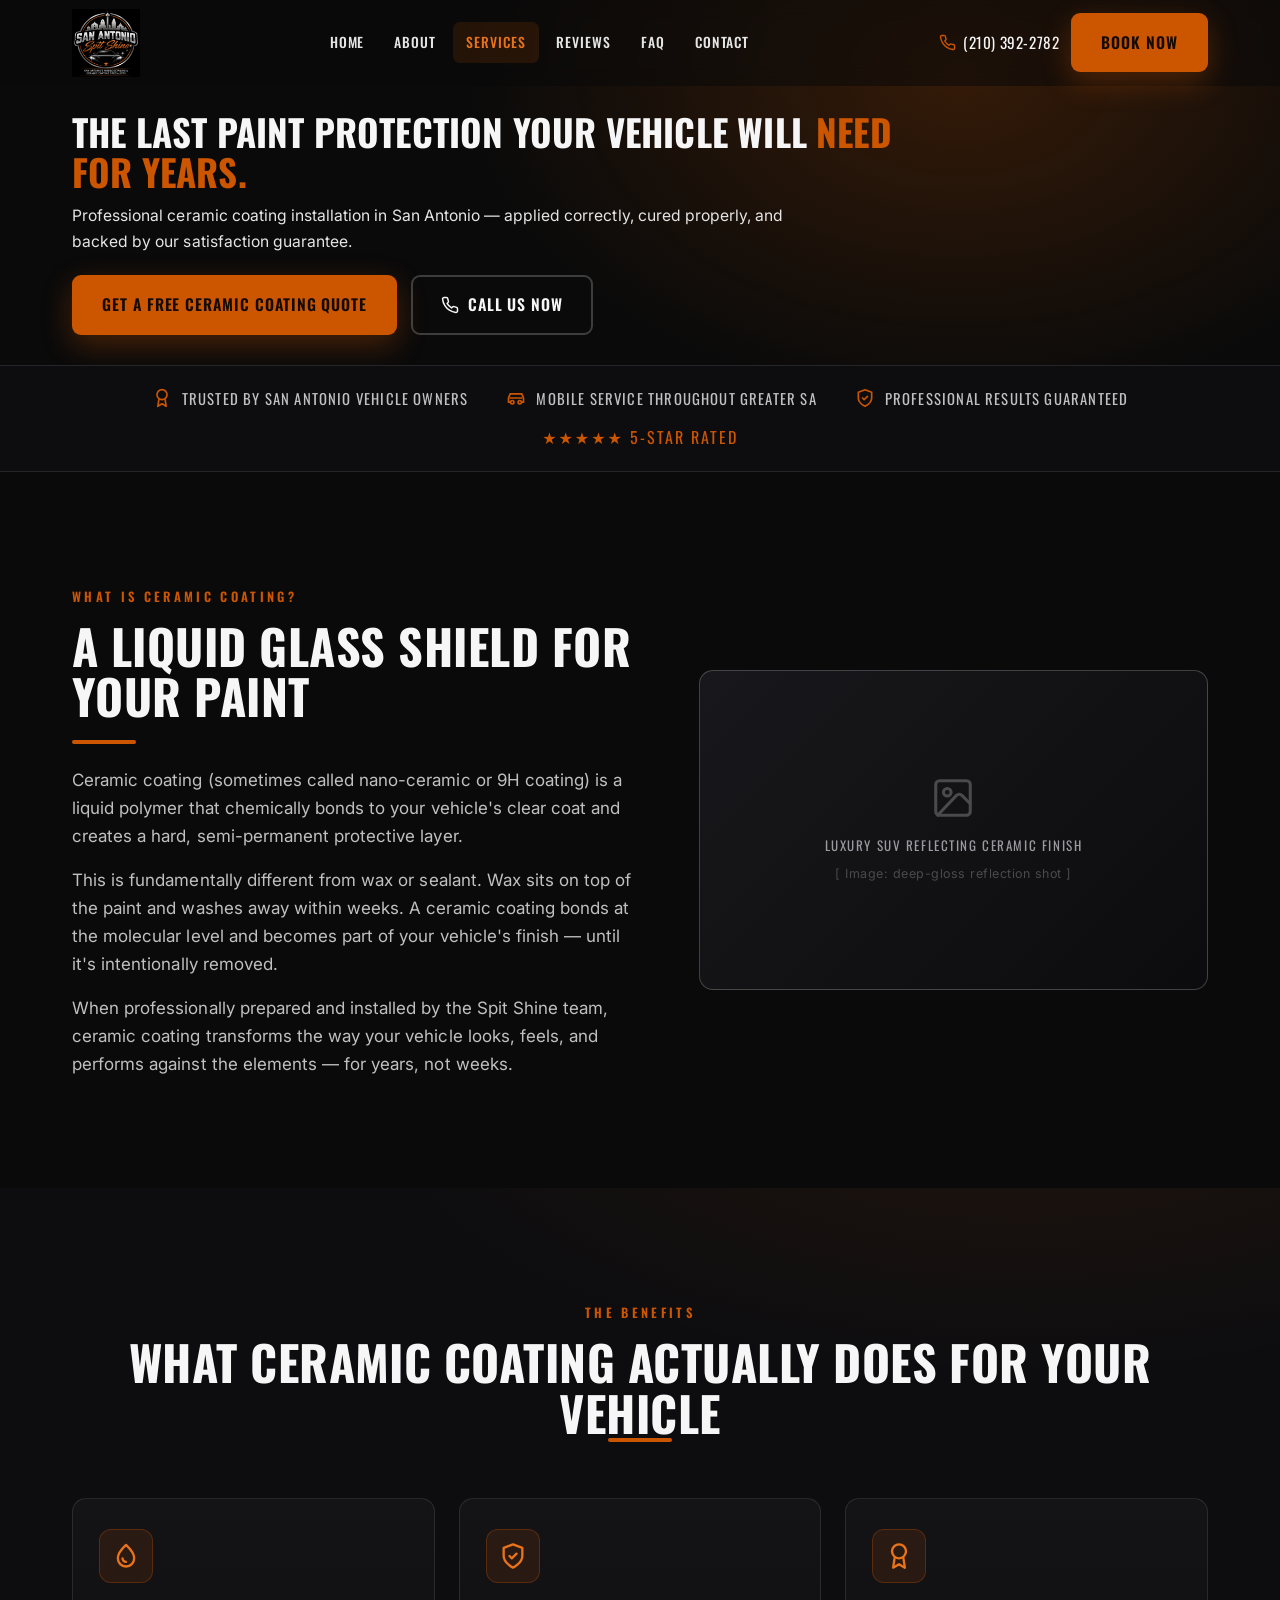
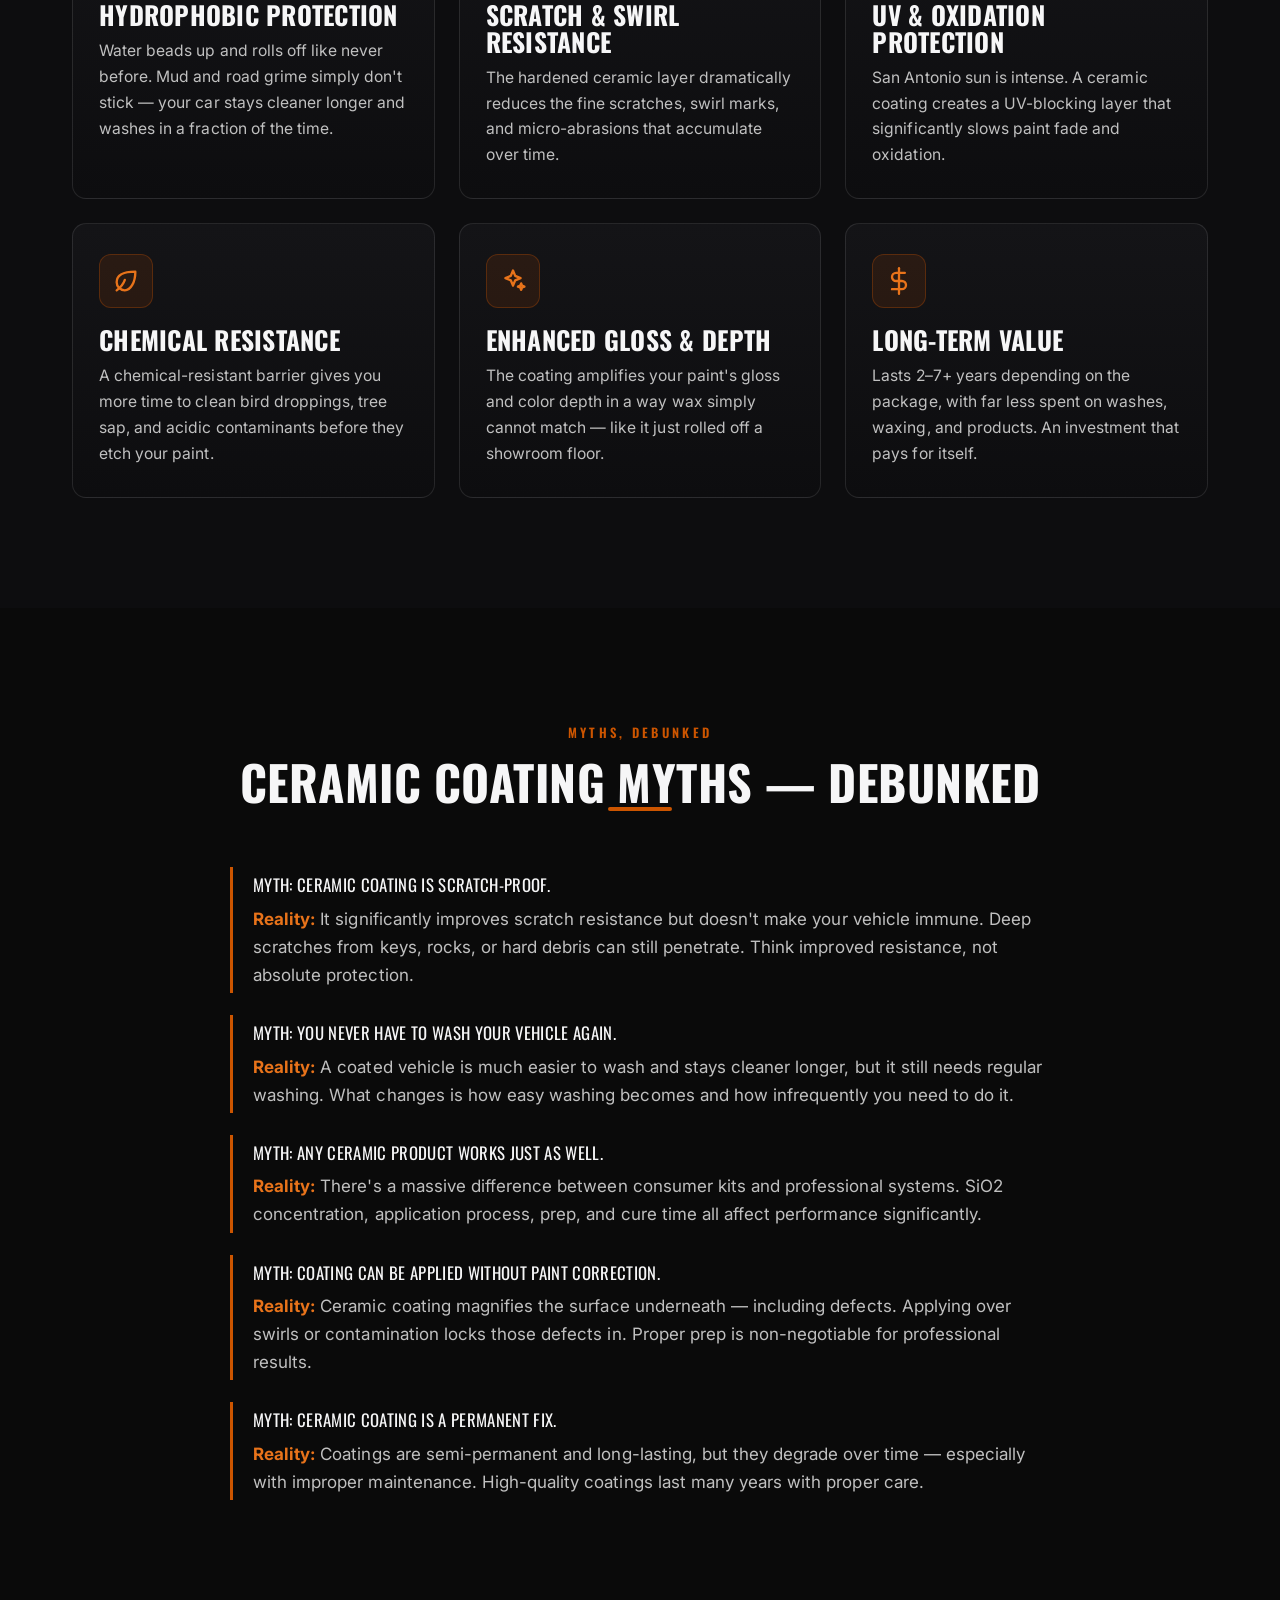
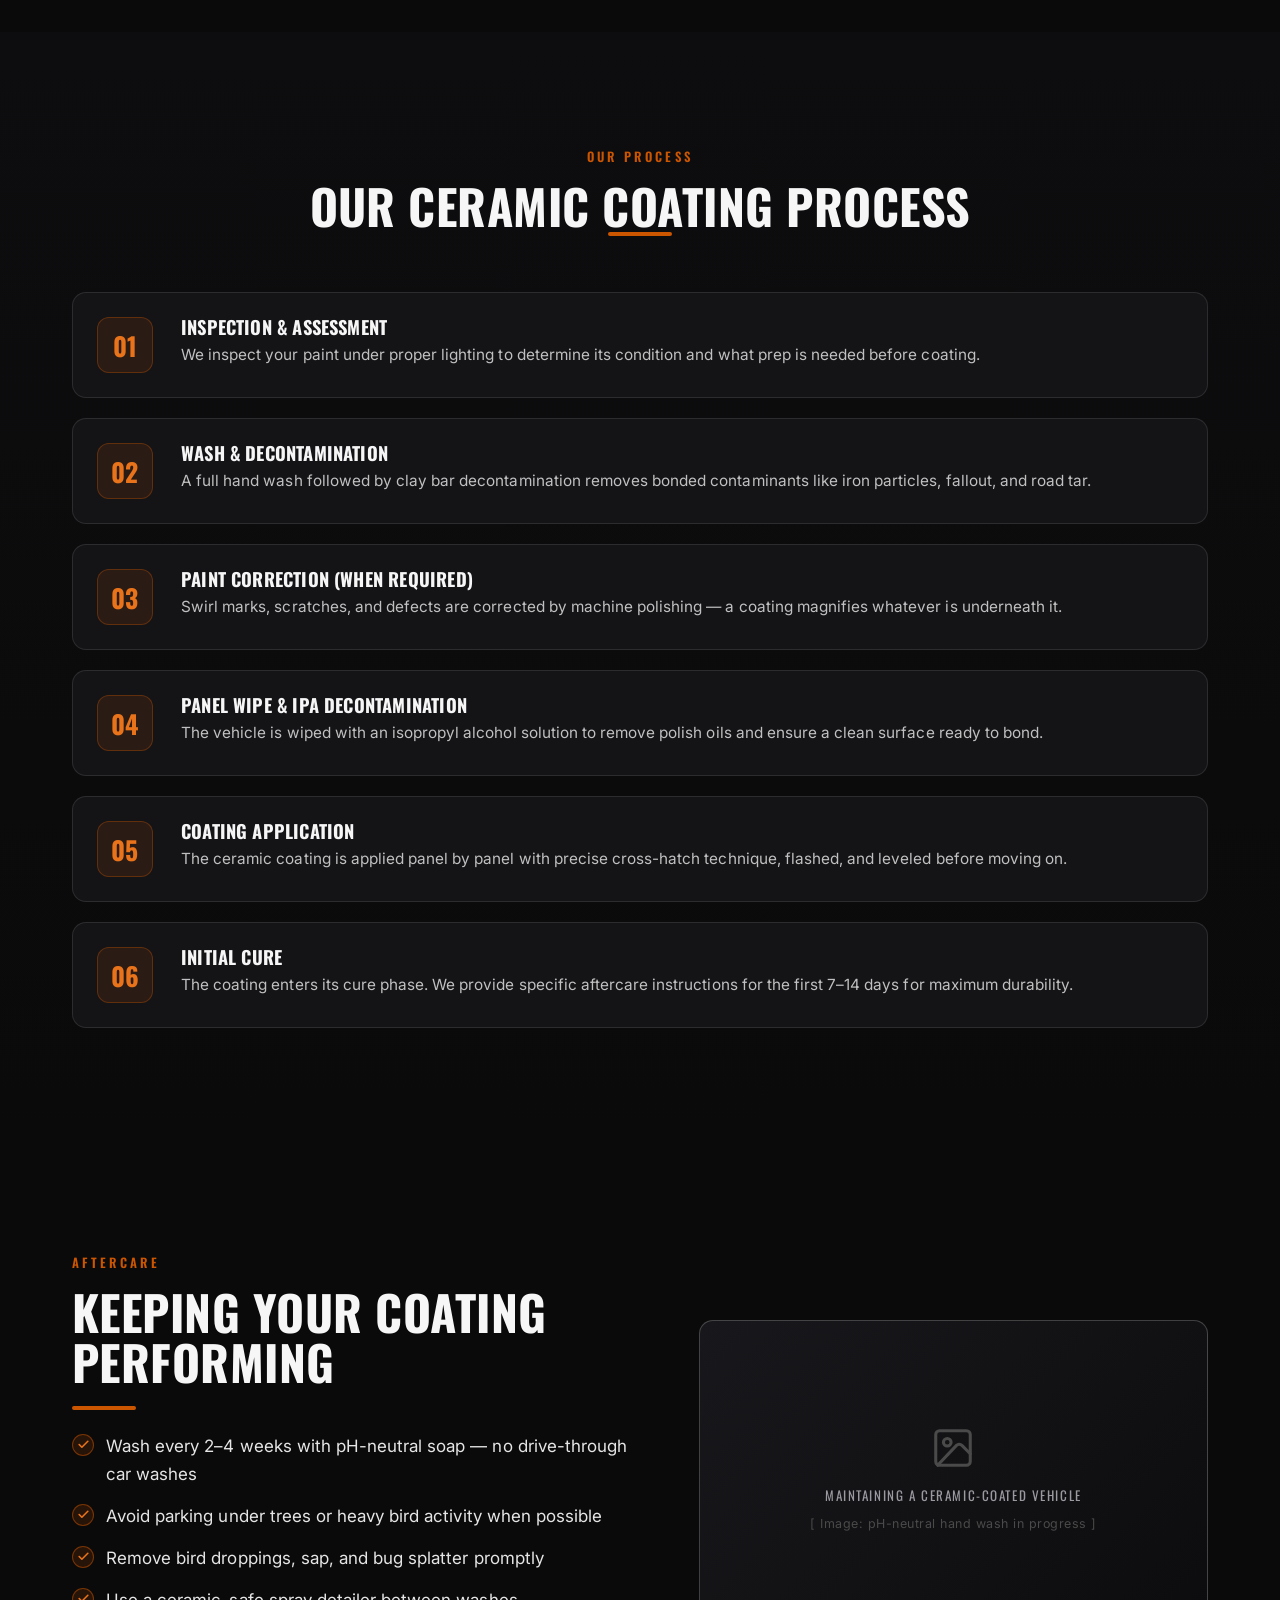
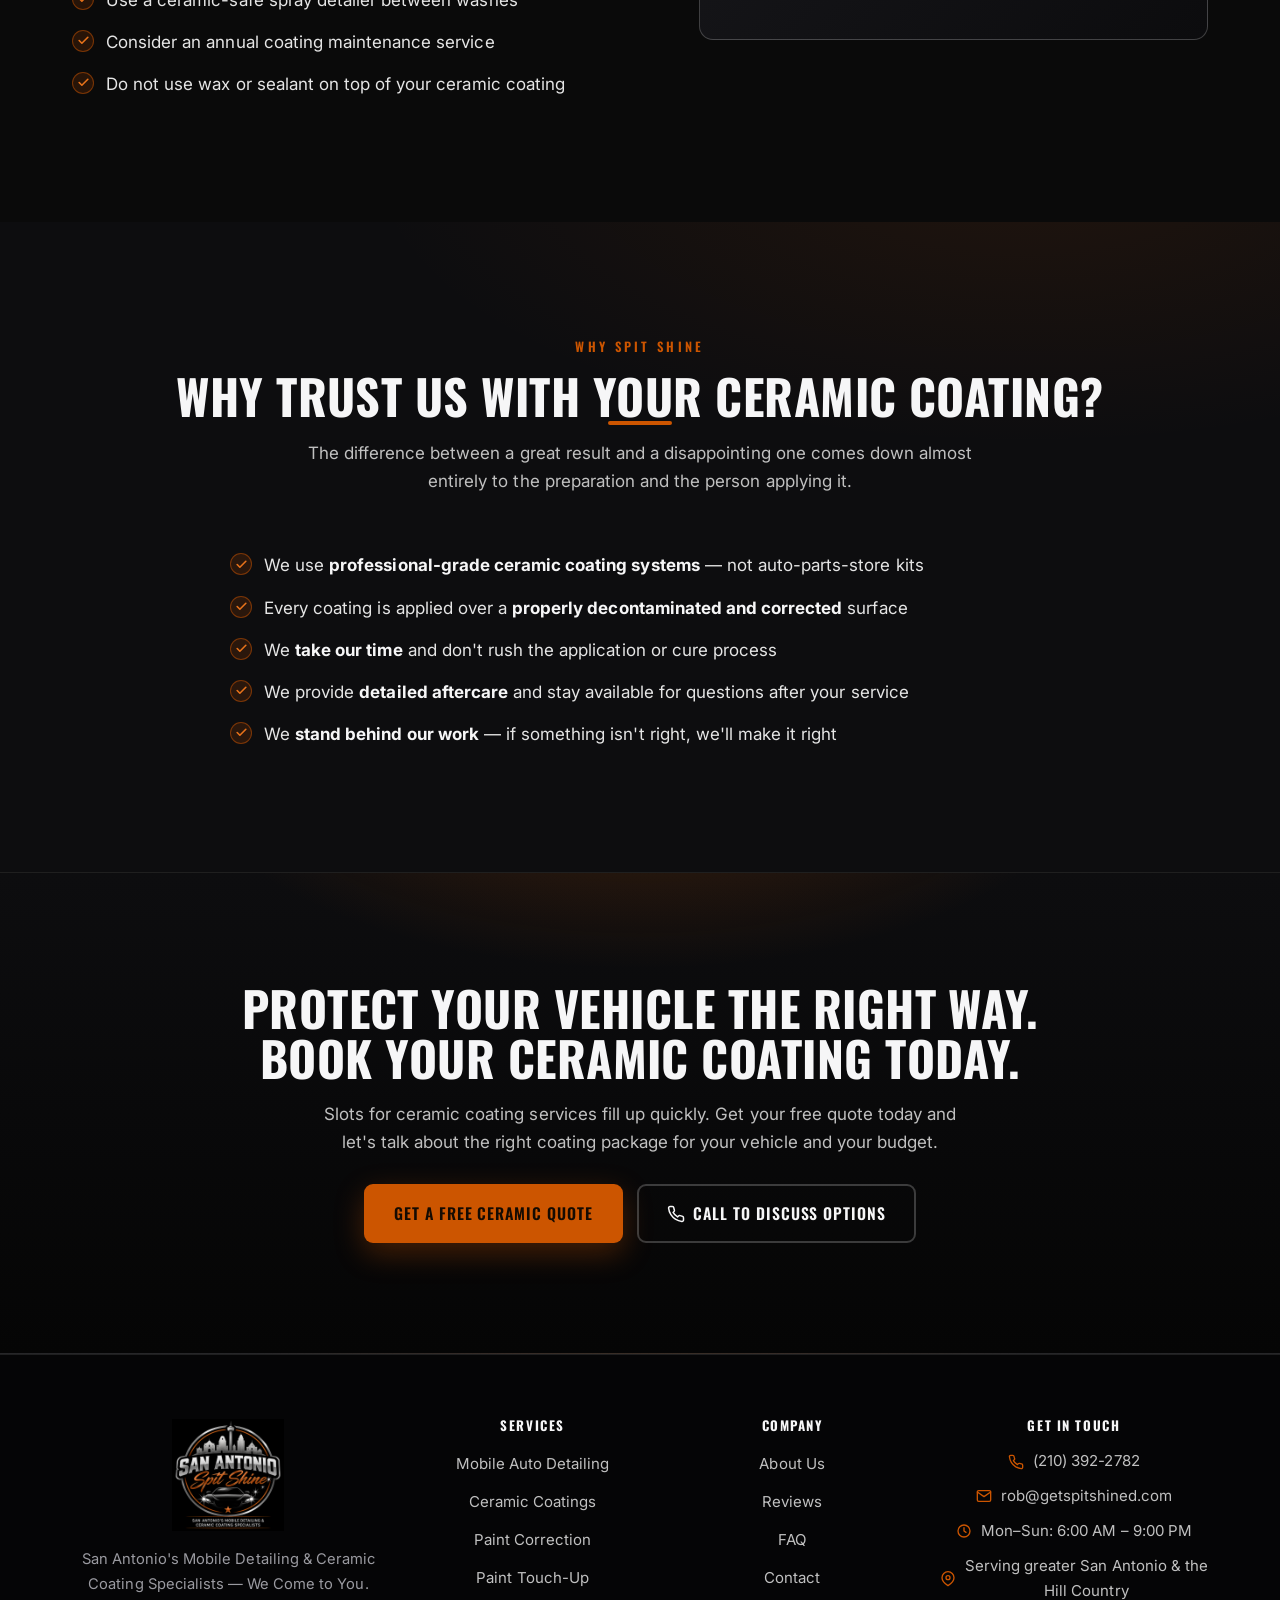
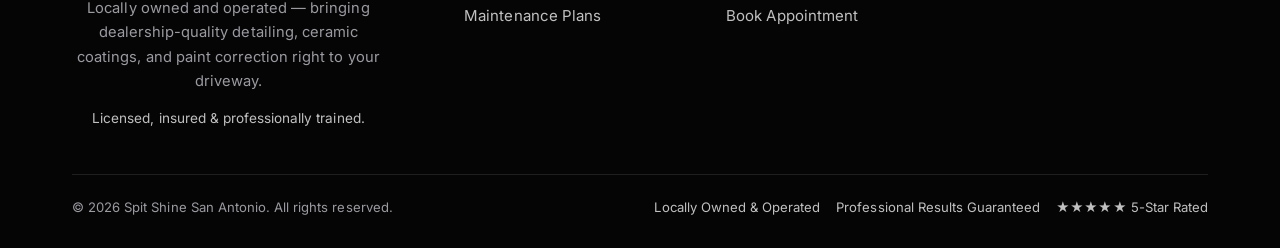
<file: ceramic-coatings.html>
<!DOCTYPE html>
<html lang="en">
<head>
<meta charset="UTF-8">
<meta name="viewport" content="width=device-width, initial-scale=1">
<!-- Google tag (gtag.js) -->
<script async src="https://www.googletagmanager.com/gtag/js?id=G-JZCZXMXQDG"></script>
<script>
  window.dataLayer = window.dataLayer || [];
  function gtag(){dataLayer.push(arguments);}
  gtag('js', new Date());
  gtag('config', 'G-JZCZXMXQDG');
  gtag('config', 'G-442BBMRZZD');
</script>
<title>Ceramic Coating San Antonio TX | Professional Installation | Spit Shine SA</title>
<meta name="description" content="Professional ceramic coating installation in San Antonio, TX. Spit Shine SA applies top-grade coatings that protect your paint for years. Mobile service available. Get a free quote!">
<meta name="robots" content="index, follow, max-image-preview:large">
<link rel="canonical" href="https://getspitshined.com/ceramic-coatings.html">
<meta name="google-site-verification" content="dT4FZpMWy8QvIBUkkUJdFKKe6Mr5CoMp9AwIVbbx6-E">
<meta name="theme-color" content="#0A0A0A">
<meta name="author" content="Spit Shine San Antonio">
<meta name="geo.region" content="US-TX">
<meta name="geo.placename" content="San Antonio, Texas">
<meta property="og:type" content="website">
<meta property="og:title" content="Ceramic Coating San Antonio TX | Professional Installation | Spit Shine SA">
<meta property="og:description" content="Professional ceramic coating installation in San Antonio, TX. Spit Shine SA applies top-grade coatings that protect your paint for years. Mobile service available. Get a free quote!">
<meta property="og:site_name" content="Spit Shine San Antonio">
<meta property="og:locale" content="en_US">
<meta property="og:url" content="https://getspitshined.com/ceramic-coatings.html">
<meta property="og:image" content="https://getspitshined.com/assets/logo.png">
<meta property="og:image:width" content="512">
<meta property="og:image:height" content="512">
<meta property="og:image:alt" content="Spit Shine San Antonio logo">
<meta name="twitter:card" content="summary_large_image">
<meta name="twitter:title" content="Ceramic Coating San Antonio TX | Professional Installation | Spit Shine SA">
<meta name="twitter:description" content="Professional ceramic coating installation in San Antonio, TX. Spit Shine SA applies top-grade coatings that protect your paint for years. Mobile service available. Get a free quote!">
<meta name="twitter:image" content="https://getspitshined.com/assets/logo.png">
<link rel="icon" type="image/png" sizes="64x64" href="assets/favicon.png">
<link rel="apple-touch-icon" href="assets/logo.png">
<link rel="preconnect" href="https://fonts.googleapis.com">
<link rel="preconnect" href="https://fonts.gstatic.com" crossorigin>
<link href="https://fonts.googleapis.com/css2?family=Oswald:wght@500;600;700&family=Inter:wght@400;500;600;700&display=swap" rel="stylesheet">
<link rel="stylesheet" href="css/styles.css">
<script type="application/ld+json">{"@context": "https://schema.org", "@type": "AutoDetailing", "@id": "https://getspitshined.com/#business", "name": "Spit Shine San Antonio", "image": "https://getspitshined.com/assets/logo.png", "logo": "https://getspitshined.com/assets/logo.png", "url": "https://getspitshined.com", "telephone": "+12103922782", "email": "rob@getspitshined.com", "priceRange": "$$", "slogan": "San Antonio's Mobile Detailing & Ceramic Coating Specialists \u2014 We Come to You.", "description": "Locally owned mobile auto detailing, ceramic coating, and paint correction serving San Antonio, TX and surrounding areas. We come to you.", "address": {"@type": "PostalAddress", "addressLocality": "San Antonio", "addressRegion": "TX", "addressCountry": "US"}, "geo": {"@type": "GeoCoordinates", "latitude": 29.4241, "longitude": -98.4936}, "areaServed": [{"@type": "City", "name": "San Antonio"}, {"@type": "City", "name": "Boerne"}, {"@type": "City", "name": "New Braunfels"}, {"@type": "City", "name": "Schertz"}, {"@type": "City", "name": "Cibolo"}, {"@type": "City", "name": "Converse"}, {"@type": "City", "name": "Universal City"}, {"@type": "City", "name": "Helotes"}, {"@type": "City", "name": "Leon Valley"}, {"@type": "City", "name": "Alamo Heights"}, {"@type": "City", "name": "Stone Oak"}, {"@type": "City", "name": "Windcrest"}, {"@type": "City", "name": "Live Oak"}, {"@type": "City", "name": "Olmos Park"}], "openingHoursSpecification": [{"@type": "OpeningHoursSpecification", "dayOfWeek": ["Monday", "Tuesday", "Wednesday", "Thursday", "Friday", "Saturday", "Sunday"], "opens": "06:00", "closes": "21:00"}], "sameAs": [], "makesOffer": [{"@type": "Offer", "itemOffered": {"@type": "Service", "name": "Mobile Auto Detailing"}}, {"@type": "Offer", "itemOffered": {"@type": "Service", "name": "Ceramic Coating"}}, {"@type": "Offer", "itemOffered": {"@type": "Service", "name": "Paint Correction"}}, {"@type": "Offer", "itemOffered": {"@type": "Service", "name": "Paint Touch-Up"}}]}</script>
</head>
<body>
<a class="skip-link" href="#main" style="position:absolute;left:-9999px;top:0;background:var(--orange);color:#150b02;padding:10px 16px;z-index:200;border-radius:0 0 8px 0;" onfocus="this.style.left='0'" onblur="this.style.left='-9999px'">Skip to content</a>
<header class="site-header">
  <div class="container nav">
    <a class="brand" href="index.html" aria-label="Spit Shine San Antonio home">
      <img class="brand-logo brand-logo--nav" src="assets/logo.png" width="512" height="512"
           alt="San Antonio Spit Shine — Mobile Detailing &amp; Ceramic Coating Specialists"
           decoding="async">
    </a>
    <nav class="nav-links" aria-label="Primary"><a href="index.html">Home</a><a href="about.html">About</a><a href="services.html" class="active">Services</a><a href="reviews.html">Reviews</a><a href="faq.html">FAQ</a><a href="contact.html">Contact</a></nav>
    <div class="nav-cta">
      <a class="nav-phone" href="tel:+12103922782"><svg viewBox="0 0 24 24" fill="none" stroke="currentColor" stroke-width="2" stroke-linecap="round" stroke-linejoin="round"><path d="M22 16.92v3a2 2 0 0 1-2.18 2 19.79 19.79 0 0 1-8.63-3.07 19.5 19.5 0 0 1-6-6 19.79 19.79 0 0 1-3.07-8.67A2 2 0 0 1 4.11 2h3a2 2 0 0 1 2 1.72c.13.96.36 1.9.7 2.81a2 2 0 0 1-.45 2.11L8.09 9.91a16 16 0 0 0 6 6l1.27-1.27a2 2 0 0 1 2.11-.45c.91.34 1.85.57 2.81.7A2 2 0 0 1 22 16.92z"/></svg>(210) 392-2782</a>
      <a class="btn btn-primary" href="book.html">Book Now</a>
      <button class="nav-toggle" aria-label="Toggle menu" aria-expanded="false" aria-controls="primary-nav"><span></span></button>
    </div>
  </div>
</header>
<main id="main">
<section class="hero hero--page">
  <div class="hero-bg"></div>
  <div class="container"><div class="hero-inner reveal">
    <h1>The Last Paint Protection Your Vehicle Will <span class="accent">Need for Years.</span></h1><p class="hero-sub">Professional ceramic coating installation in San Antonio — applied correctly, cured properly, and backed by our satisfaction guarantee.</p><div class="btn-row"><a class="btn btn-primary" href="contact.html">Get a Free Ceramic Coating Quote</a><a class="btn btn-secondary" href="tel:+12103922782"><svg viewBox="0 0 24 24" fill="none" stroke="currentColor" stroke-width="2" stroke-linecap="round" stroke-linejoin="round"><path d="M22 16.92v3a2 2 0 0 1-2.18 2 19.79 19.79 0 0 1-8.63-3.07 19.5 19.5 0 0 1-6-6 19.79 19.79 0 0 1-3.07-8.67A2 2 0 0 1 4.11 2h3a2 2 0 0 1 2 1.72c.13.96.36 1.9.7 2.81a2 2 0 0 1-.45 2.11L8.09 9.91a16 16 0 0 0 6 6l1.27-1.27a2 2 0 0 1 2.11-.45c.91.34 1.85.57 2.81.7A2 2 0 0 1 22 16.92z"/></svg>Call Us Now</a></div>
  </div></div>
</section>
<section class="trustbar"><div class="container"><div class="trust-item"><svg viewBox="0 0 24 24" fill="none" stroke="currentColor" stroke-width="2" stroke-linecap="round" stroke-linejoin="round"><circle cx="12" cy="8" r="6"/><path d="M8.21 13.89 7 22l5-3 5 3-1.21-8.11"/></svg><span>Trusted by San Antonio Vehicle Owners</span></div><div class="trust-item"><svg viewBox="0 0 24 24" fill="none" stroke="currentColor" stroke-width="2" stroke-linecap="round" stroke-linejoin="round"><path d="M5 17H3v-5l2-5h14l2 5v5h-2"/><path d="M5 12h14"/><circle cx="7.5" cy="17" r="2"/><circle cx="16.5" cy="17" r="2"/></svg><span>Mobile Service Throughout Greater SA</span></div><div class="trust-item"><svg viewBox="0 0 24 24" fill="none" stroke="currentColor" stroke-width="2" stroke-linecap="round" stroke-linejoin="round"><path d="M12 22s8-4 8-10V5l-8-3-8 3v7c0 6 8 10 8 10z"/><polyline points="9 12 11 14 15 10"/></svg><span>Professional Results Guaranteed</span></div><div class="trust-item"><span class="stars">★★★★★ 5-Star Rated</span></div></div></section><section class="section"><div class="container"><div class="split">
          <div class="body reveal">
            <span class="eyebrow">What Is Ceramic Coating?</span>
            <h2>A Liquid Glass Shield for Your Paint</h2>
            <div class="divider-orange" style="margin-bottom:22px"></div>
            <p>Ceramic coating (sometimes called nano-ceramic or 9H coating) is a liquid polymer that
            chemically bonds to your vehicle's clear coat and creates a hard, semi-permanent protective layer.</p>
            <p>This is fundamentally different from wax or sealant. Wax sits on top of the paint and washes
            away within weeks. A ceramic coating bonds at the molecular level and becomes part of your
            vehicle's finish — until it's intentionally removed.</p>
            <p>When professionally prepared and installed by the Spit Shine team, ceramic coating transforms
            the way your vehicle looks, feels, and performs against the elements — for years, not weeks.</p>
          </div>
          <div class="media reveal"><div class="ph"><svg viewBox="0 0 24 24" fill="none" stroke="currentColor" stroke-width="1.6" stroke-linecap="round" stroke-linejoin="round"><rect x="3" y="3" width="18" height="18" rx="2"/><circle cx="9" cy="9" r="2"/><path d="m21 15-4.35-4.35a2 2 0 0 0-2.83 0L4 21"/></svg>Luxury SUV Reflecting Ceramic Finish<small>[ Image: deep-gloss reflection shot ]</small></div></div>
        </div></div></section><section class="section section--alt"><div class="container"><div class="section-head center reveal"><span class="eyebrow">The Benefits</span><h2>What Ceramic Coating Actually Does for Your Vehicle</h2><div class="divider-orange"></div></div>
        <div class="grid grid-3">
          <div class="card reveal"><div class="icon"><svg viewBox="0 0 24 24" fill="none" stroke="currentColor" stroke-width="2" stroke-linecap="round" stroke-linejoin="round"><path d="M12 2.5C12 2.5 5 9 5 14a7 7 0 0 0 14 0c0-5-7-11.5-7-11.5z"/><path d="M9 14a3 3 0 0 0 3 3"/></svg></div><h3>Hydrophobic Protection</h3><p>Water beads up and rolls off like never before. Mud and road grime simply don't stick — your car stays cleaner longer and washes in a fraction of the time.</p></div>
          <div class="card reveal"><div class="icon"><svg viewBox="0 0 24 24" fill="none" stroke="currentColor" stroke-width="2" stroke-linecap="round" stroke-linejoin="round"><path d="M12 22s8-4 8-10V5l-8-3-8 3v7c0 6 8 10 8 10z"/><polyline points="9 12 11 14 15 10"/></svg></div><h3>Scratch &amp; Swirl Resistance</h3><p>The hardened ceramic layer dramatically reduces the fine scratches, swirl marks, and micro-abrasions that accumulate over time.</p></div>
          <div class="card reveal"><div class="icon"><svg viewBox="0 0 24 24" fill="none" stroke="currentColor" stroke-width="2" stroke-linecap="round" stroke-linejoin="round"><circle cx="12" cy="8" r="6"/><path d="M8.21 13.89 7 22l5-3 5 3-1.21-8.11"/></svg></div><h3>UV &amp; Oxidation Protection</h3><p>San Antonio sun is intense. A ceramic coating creates a UV-blocking layer that significantly slows paint fade and oxidation.</p></div>
          <div class="card reveal"><div class="icon"><svg viewBox="0 0 24 24" fill="none" stroke="currentColor" stroke-width="2" stroke-linecap="round" stroke-linejoin="round"><path d="M11 20A7 7 0 0 1 4 13c0-5 4-9 16-9 0 9-4 16-9 16z"/><path d="M4 20c4-3 6-6 7-9"/></svg></div><h3>Chemical Resistance</h3><p>A chemical-resistant barrier gives you more time to clean bird droppings, tree sap, and acidic contaminants before they etch your paint.</p></div>
          <div class="card reveal"><div class="icon"><svg viewBox="0 0 24 24" fill="none" stroke="currentColor" stroke-width="2" stroke-linecap="round" stroke-linejoin="round"><path d="M12 3l1.9 4.6L18.5 9.5 13.9 11.4 12 16l-1.9-4.6L5.5 9.5l4.6-1.9L12 3z"/><path d="M19 14l.8 2 2 .8-2 .8-.8 2-.8-2-2-.8 2-.8.8-2z"/></svg></div><h3>Enhanced Gloss &amp; Depth</h3><p>The coating amplifies your paint's gloss and color depth in a way wax simply cannot match — like it just rolled off a showroom floor.</p></div>
          <div class="card reveal"><div class="icon"><svg viewBox="0 0 24 24" fill="none" stroke="currentColor" stroke-width="2" stroke-linecap="round" stroke-linejoin="round"><line x1="12" y1="1" x2="12" y2="23"/><path d="M17 5H9.5a3.5 3.5 0 0 0 0 7h5a3.5 3.5 0 0 1 0 7H6"/></svg></div><h3>Long-Term Value</h3><p>Lasts 2–7+ years depending on the package, with far less spent on washes, waxing, and products. An investment that pays for itself.</p></div>
        </div></div></section><section class="section"><div class="container"><div class="section-head center reveal"><span class="eyebrow">Myths, Debunked</span><h2>Ceramic Coating Myths — Debunked</h2><div class="divider-orange"></div></div>
        <div style="max-width:820px;margin:0 auto"><div class="myth reveal"><div class="m">Myth: Ceramic coating is scratch-proof.</div><div class="r"><b>Reality:</b> It significantly improves scratch resistance but doesn't make your vehicle immune. Deep scratches from keys, rocks, or hard debris can still penetrate. Think improved resistance, not absolute protection.</div></div><div class="myth reveal"><div class="m">Myth: You never have to wash your vehicle again.</div><div class="r"><b>Reality:</b> A coated vehicle is much easier to wash and stays cleaner longer, but it still needs regular washing. What changes is how easy washing becomes and how infrequently you need to do it.</div></div><div class="myth reveal"><div class="m">Myth: Any ceramic product works just as well.</div><div class="r"><b>Reality:</b> There's a massive difference between consumer kits and professional systems. SiO2 concentration, application process, prep, and cure time all affect performance significantly.</div></div><div class="myth reveal"><div class="m">Myth: Coating can be applied without paint correction.</div><div class="r"><b>Reality:</b> Ceramic coating magnifies the surface underneath — including defects. Applying over swirls or contamination locks those defects in. Proper prep is non-negotiable for professional results.</div></div><div class="myth reveal"><div class="m">Myth: Ceramic coating is a permanent fix.</div><div class="r"><b>Reality:</b> Coatings are semi-permanent and long-lasting, but they degrade over time — especially with improper maintenance. High-quality coatings last many years with proper care.</div></div></div></div></section><section class="section section--panel"><div class="container"><div class="section-head center reveal"><span class="eyebrow">Our Process</span><h2>Our Ceramic Coating Process</h2><div class="divider-orange"></div></div>
        <div class="steps"><div class="step reveal"><div class="num"></div><div><h3>Inspection &amp; Assessment</h3><p>We inspect your paint under proper lighting to determine its condition and what prep is needed before coating.</p></div></div><div class="step reveal"><div class="num"></div><div><h3>Wash &amp; Decontamination</h3><p>A full hand wash followed by clay bar decontamination removes bonded contaminants like iron particles, fallout, and road tar.</p></div></div><div class="step reveal"><div class="num"></div><div><h3>Paint Correction (When Required)</h3><p>Swirl marks, scratches, and defects are corrected by machine polishing — a coating magnifies whatever is underneath it.</p></div></div><div class="step reveal"><div class="num"></div><div><h3>Panel Wipe &amp; IPA Decontamination</h3><p>The vehicle is wiped with an isopropyl alcohol solution to remove polish oils and ensure a clean surface ready to bond.</p></div></div><div class="step reveal"><div class="num"></div><div><h3>Coating Application</h3><p>The ceramic coating is applied panel by panel with precise cross-hatch technique, flashed, and leveled before moving on.</p></div></div><div class="step reveal"><div class="num"></div><div><h3>Initial Cure</h3><p>The coating enters its cure phase. We provide specific aftercare instructions for the first 7–14 days for maximum durability.</p></div></div></div></div></section><section class="section"><div class="container"><div class="split reverse">
          <div class="media reveal"><div class="ph"><svg viewBox="0 0 24 24" fill="none" stroke="currentColor" stroke-width="1.6" stroke-linecap="round" stroke-linejoin="round"><rect x="3" y="3" width="18" height="18" rx="2"/><circle cx="9" cy="9" r="2"/><path d="m21 15-4.35-4.35a2 2 0 0 0-2.83 0L4 21"/></svg>Maintaining a Ceramic-Coated Vehicle<small>[ Image: pH-neutral hand wash in progress ]</small></div></div>
          <div class="body reveal">
            <span class="eyebrow">Aftercare</span>
            <h2>Keeping Your Coating Performing</h2>
            <div class="divider-orange" style="margin-bottom:22px"></div>
            <ul class="checklist"><li>Wash every 2–4 weeks with pH-neutral soap — no drive-through car washes</li><li>Avoid parking under trees or heavy bird activity when possible</li><li>Remove bird droppings, sap, and bug splatter promptly</li><li>Use a ceramic-safe spray detailer between washes</li><li>Consider an annual coating maintenance service</li><li>Do not use wax or sealant on top of your ceramic coating</li></ul>
          </div>
        </div></div></section><section class="section section--alt"><div class="container"><div class="section-head center reveal"><span class="eyebrow">Why Spit Shine</span><h2>Why Trust Us With Your Ceramic Coating?</h2><div class="divider-orange"></div><p>The difference between a great result and a disappointing one comes down almost entirely to the preparation and the person applying it.</p></div>
        <div style="max-width:820px;margin:0 auto">
        <ul class="checklist"><li>We use <strong>professional-grade ceramic coating systems</strong> — not auto-parts-store kits</li><li>Every coating is applied over a <strong>properly decontaminated and corrected</strong> surface</li><li>We <strong>take our time</strong> and don't rush the application or cure process</li><li>We provide <strong>detailed aftercare</strong> and stay available for questions after your service</li><li>We <strong>stand behind our work</strong> — if something isn't right, we'll make it right</li></ul>
        </div></div></section><section class="section cta-band">
  <div class="container reveal">
    <h2>Protect Your Vehicle the Right Way. Book Your Ceramic Coating Today.</h2><p>Slots for ceramic coating services fill up quickly. Get your free quote today and let's talk about the right coating package for your vehicle and your budget.</p>
    <div class="btn-row"><a class="btn btn-primary" href="contact.html">Get a Free Ceramic Quote</a><a class="btn btn-secondary" href="tel:+12103922782"><svg viewBox="0 0 24 24" fill="none" stroke="currentColor" stroke-width="2" stroke-linecap="round" stroke-linejoin="round"><path d="M22 16.92v3a2 2 0 0 1-2.18 2 19.79 19.79 0 0 1-8.63-3.07 19.5 19.5 0 0 1-6-6 19.79 19.79 0 0 1-3.07-8.67A2 2 0 0 1 4.11 2h3a2 2 0 0 1 2 1.72c.13.96.36 1.9.7 2.81a2 2 0 0 1-.45 2.11L8.09 9.91a16 16 0 0 0 6 6l1.27-1.27a2 2 0 0 1 2.11-.45c.91.34 1.85.57 2.81.7A2 2 0 0 1 22 16.92z"/></svg>Call to Discuss Options</a></div>
  </div></section>
</main>
<footer class="site-footer">
  <div class="container">
    <div class="footer-grid">
      <div class="footer-about">
        <a class="brand" href="index.html">
          <img class="brand-logo brand-logo--footer" src="assets/logo.png" width="512" height="512"
               alt="San Antonio Spit Shine — Mobile Detailing &amp; Ceramic Coating Specialists"
               loading="lazy" decoding="async"></a>
        <p>San Antonio's Mobile Detailing & Ceramic Coating Specialists — We Come to You. Locally owned and operated — bringing dealership-quality
        detailing, ceramic coatings, and paint correction right to your driveway.</p>
        <p style="margin-top:14px;color:var(--silver);font-size:.85rem">Licensed, insured &amp; professionally trained.</p>
      </div>
      <div class="footer-col"><h4>Services</h4><ul><li><a href="services.html">Mobile Auto Detailing</a></li><li><a href="ceramic-coatings.html">Ceramic Coatings</a></li><li><a href="paint-correction.html">Paint Correction</a></li><li><a href="services.html#touchup">Paint Touch-Up</a></li><li><a href="services.html#maintenance">Maintenance Plans</a></li></ul></div>
      <div class="footer-col"><h4>Company</h4><ul><li><a href="about.html">About Us</a></li><li><a href="reviews.html">Reviews</a></li><li><a href="faq.html">FAQ</a></li><li><a href="contact.html">Contact</a></li><li><a href="book.html">Book Appointment</a></li></ul></div>
      <div class="footer-col footer-contact">
        <h4>Get In Touch</h4>
        <a href="tel:+12103922782"><svg viewBox="0 0 24 24" fill="none" stroke="currentColor" stroke-width="2" stroke-linecap="round" stroke-linejoin="round"><path d="M22 16.92v3a2 2 0 0 1-2.18 2 19.79 19.79 0 0 1-8.63-3.07 19.5 19.5 0 0 1-6-6 19.79 19.79 0 0 1-3.07-8.67A2 2 0 0 1 4.11 2h3a2 2 0 0 1 2 1.72c.13.96.36 1.9.7 2.81a2 2 0 0 1-.45 2.11L8.09 9.91a16 16 0 0 0 6 6l1.27-1.27a2 2 0 0 1 2.11-.45c.91.34 1.85.57 2.81.7A2 2 0 0 1 22 16.92z"/></svg>(210) 392-2782</a>
        <a href="mailto:rob@getspitshined.com"><svg viewBox="0 0 24 24" fill="none" stroke="currentColor" stroke-width="2" stroke-linecap="round" stroke-linejoin="round"><rect x="2" y="4" width="20" height="16" rx="2"/><path d="m22 6-10 7L2 6"/></svg>rob@getspitshined.com</a>
        <p><svg viewBox="0 0 24 24" fill="none" stroke="currentColor" stroke-width="2" stroke-linecap="round" stroke-linejoin="round"><circle cx="12" cy="12" r="9"/><polyline points="12 7 12 12 15 14"/></svg>Mon–Sun: 6:00 AM – 9:00 PM</p>
        <p><svg viewBox="0 0 24 24" fill="none" stroke="currentColor" stroke-width="2" stroke-linecap="round" stroke-linejoin="round"><path d="M21 10c0 6-9 12-9 12s-9-6-9-12a9 9 0 0 1 18 0z"/><circle cx="12" cy="10" r="3"/></svg>Serving greater San Antonio &amp; the Hill Country</p>
        
      </div>
    </div>
    <div class="footer-bottom">
      <span>&copy; <span data-year>2026</span> Spit Shine San Antonio. All rights reserved.</span>
      <span class="badges">
        <span>Locally Owned &amp; Operated</span>
        <span>Professional Results Guaranteed</span>
        <span>★★★★★ 5-Star Rated</span>
      </span>
    </div>
  </div>
</footer>
<div class="mobile-cta">
  <a class="m-call" href="tel:+12103922782"><svg viewBox="0 0 24 24" fill="none" stroke="currentColor" stroke-width="2" stroke-linecap="round" stroke-linejoin="round"><path d="M22 16.92v3a2 2 0 0 1-2.18 2 19.79 19.79 0 0 1-8.63-3.07 19.5 19.5 0 0 1-6-6 19.79 19.79 0 0 1-3.07-8.67A2 2 0 0 1 4.11 2h3a2 2 0 0 1 2 1.72c.13.96.36 1.9.7 2.81a2 2 0 0 1-.45 2.11L8.09 9.91a16 16 0 0 0 6 6l1.27-1.27a2 2 0 0 1 2.11-.45c.91.34 1.85.57 2.81.7A2 2 0 0 1 22 16.92z"/></svg> Call</a>
  <a class="m-quote" href="contact.html"><svg viewBox="0 0 24 24" fill="none" stroke="currentColor" stroke-width="2" stroke-linecap="round" stroke-linejoin="round"><rect x="3" y="4" width="18" height="18" rx="2"/><line x1="16" y1="2" x2="16" y2="6"/><line x1="8" y1="2" x2="8" y2="6"/><line x1="3" y1="10" x2="21" y2="10"/></svg> Free Quote</a>
</div>
<script src="js/main.js" defer></script>
</body>
</html>
</file>
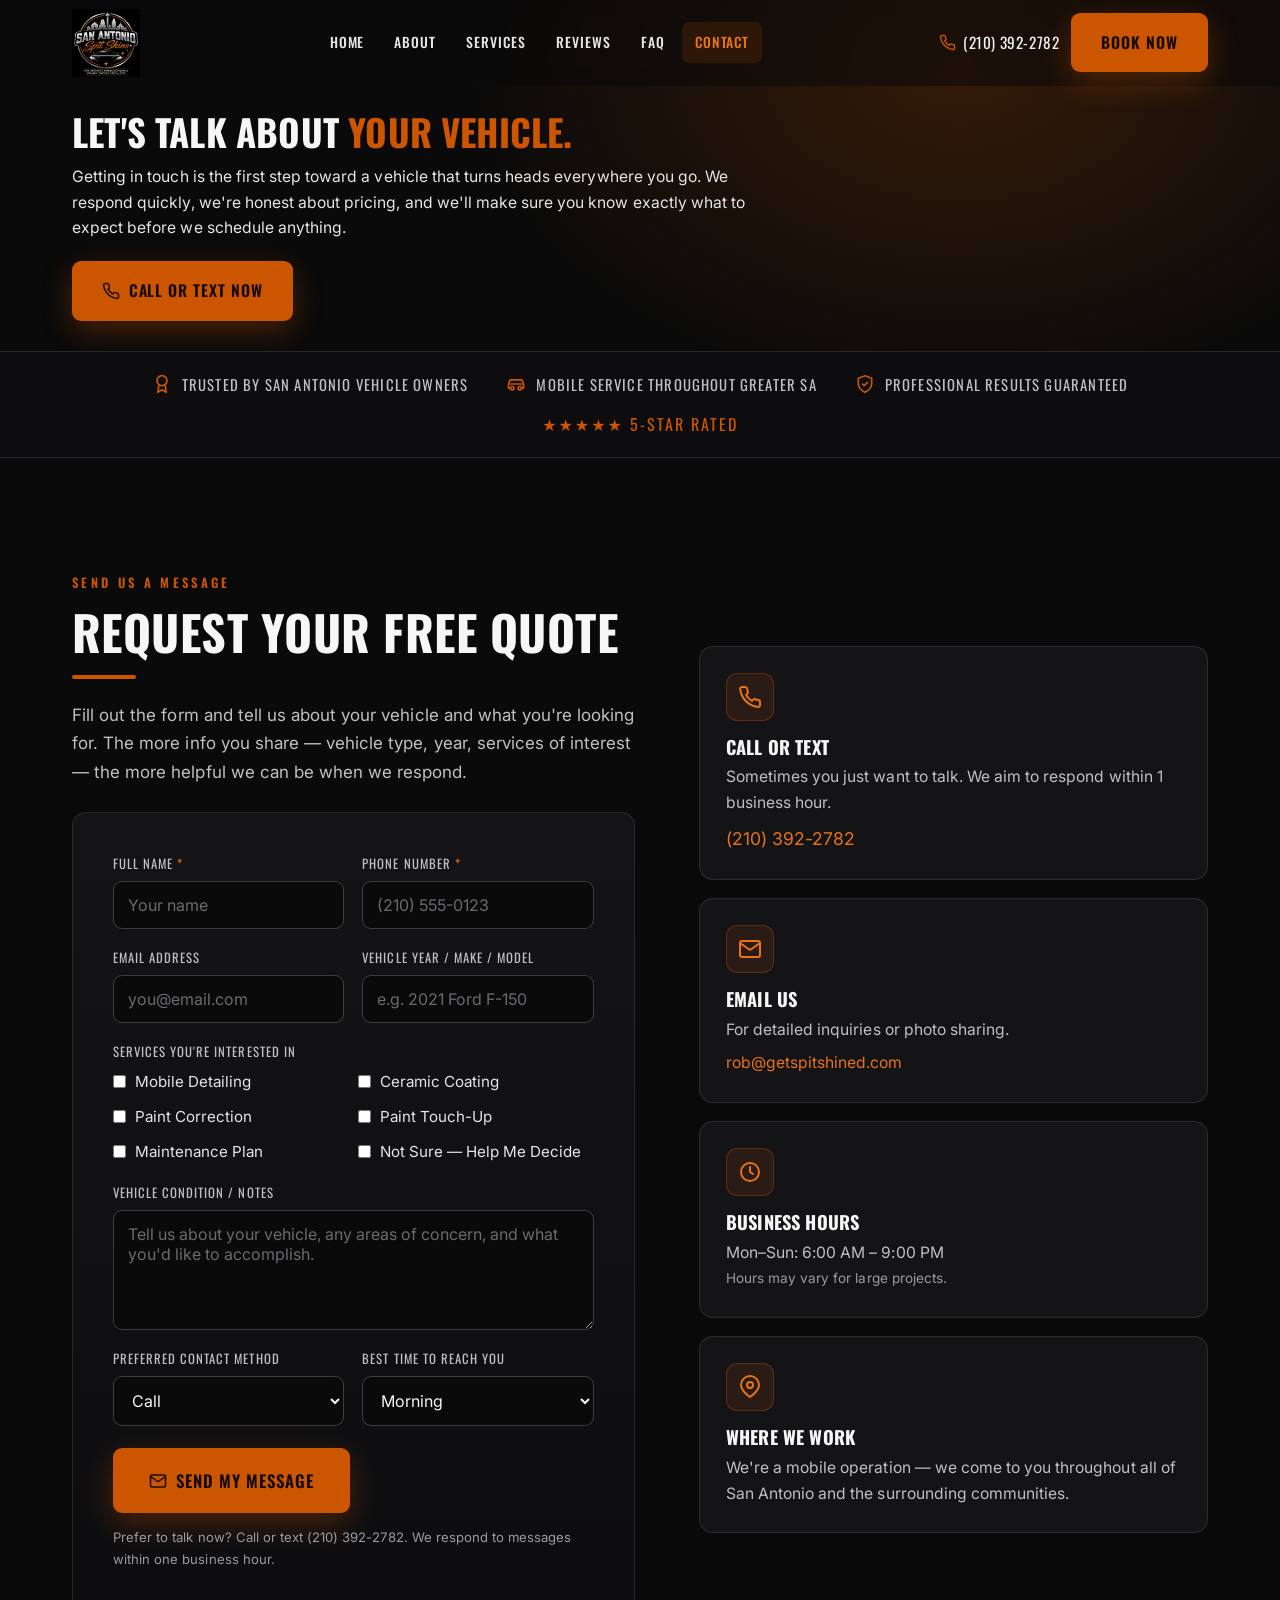
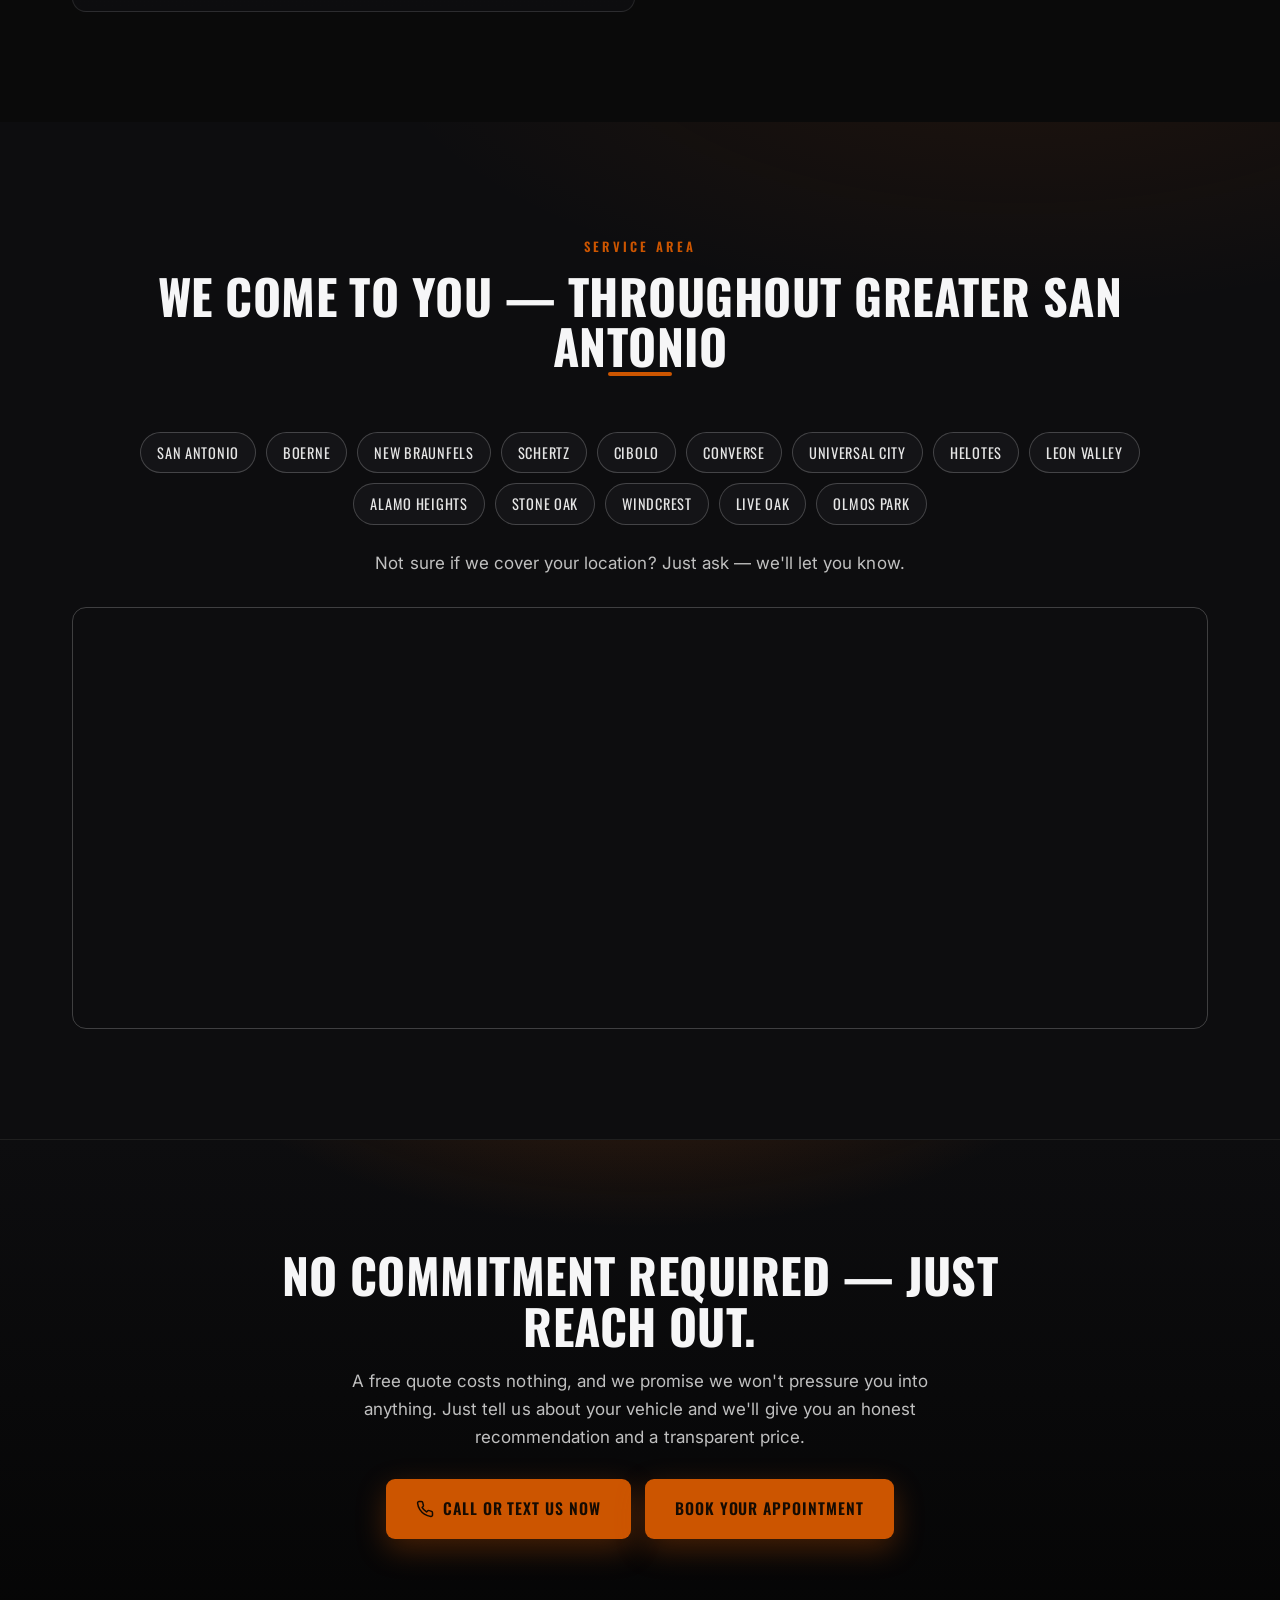
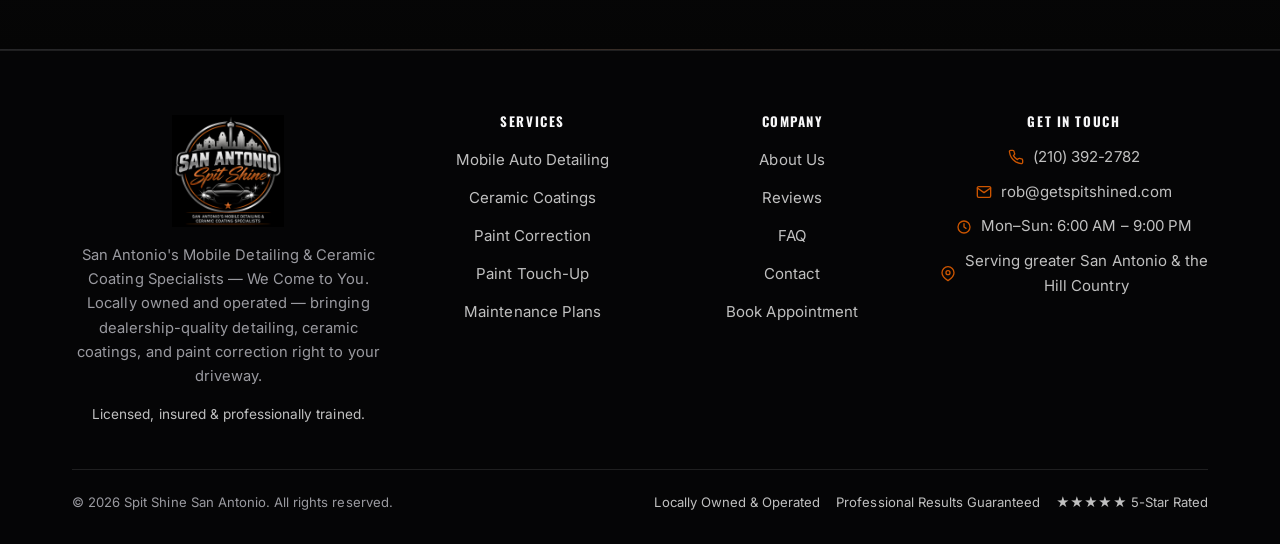
<file: contact.html>
<!DOCTYPE html>
<html lang="en">
<head>
<meta charset="UTF-8">
<meta name="viewport" content="width=device-width, initial-scale=1">
<!-- Google tag (gtag.js) -->
<script async src="https://www.googletagmanager.com/gtag/js?id=G-JZCZXMXQDG"></script>
<script>
  window.dataLayer = window.dataLayer || [];
  function gtag(){dataLayer.push(arguments);}
  gtag('js', new Date());
  gtag('config', 'G-JZCZXMXQDG');
  gtag('config', 'G-442BBMRZZD');
</script>
<title>Contact Spit Shine San Antonio | Free Quote for Mobile Detailing & Ceramic Coating</title>
<meta name="description" content="Contact Spit Shine San Antonio to request a free quote or schedule your mobile detailing, ceramic coating, or paint correction service. We respond quickly!">
<meta name="robots" content="index, follow, max-image-preview:large">
<link rel="canonical" href="https://getspitshined.com/contact.html">
<meta name="google-site-verification" content="dT4FZpMWy8QvIBUkkUJdFKKe6Mr5CoMp9AwIVbbx6-E">
<meta name="theme-color" content="#0A0A0A">
<meta name="author" content="Spit Shine San Antonio">
<meta name="geo.region" content="US-TX">
<meta name="geo.placename" content="San Antonio, Texas">
<meta property="og:type" content="website">
<meta property="og:title" content="Contact Spit Shine San Antonio | Free Quote for Mobile Detailing & Ceramic Coating">
<meta property="og:description" content="Contact Spit Shine San Antonio to request a free quote or schedule your mobile detailing, ceramic coating, or paint correction service. We respond quickly!">
<meta property="og:site_name" content="Spit Shine San Antonio">
<meta property="og:locale" content="en_US">
<meta property="og:url" content="https://getspitshined.com/contact.html">
<meta property="og:image" content="https://getspitshined.com/assets/logo.png">
<meta property="og:image:width" content="512">
<meta property="og:image:height" content="512">
<meta property="og:image:alt" content="Spit Shine San Antonio logo">
<meta name="twitter:card" content="summary_large_image">
<meta name="twitter:title" content="Contact Spit Shine San Antonio | Free Quote for Mobile Detailing & Ceramic Coating">
<meta name="twitter:description" content="Contact Spit Shine San Antonio to request a free quote or schedule your mobile detailing, ceramic coating, or paint correction service. We respond quickly!">
<meta name="twitter:image" content="https://getspitshined.com/assets/logo.png">
<link rel="icon" type="image/png" sizes="64x64" href="assets/favicon.png">
<link rel="apple-touch-icon" href="assets/logo.png">
<link rel="preconnect" href="https://fonts.googleapis.com">
<link rel="preconnect" href="https://fonts.gstatic.com" crossorigin>
<link href="https://fonts.googleapis.com/css2?family=Oswald:wght@500;600;700&family=Inter:wght@400;500;600;700&display=swap" rel="stylesheet">
<link rel="stylesheet" href="css/styles.css">
<script type="application/ld+json">{"@context": "https://schema.org", "@type": "AutoDetailing", "@id": "https://getspitshined.com/#business", "name": "Spit Shine San Antonio", "image": "https://getspitshined.com/assets/logo.png", "logo": "https://getspitshined.com/assets/logo.png", "url": "https://getspitshined.com", "telephone": "+12103922782", "email": "rob@getspitshined.com", "priceRange": "$$", "slogan": "San Antonio's Mobile Detailing & Ceramic Coating Specialists \u2014 We Come to You.", "description": "Locally owned mobile auto detailing, ceramic coating, and paint correction serving San Antonio, TX and surrounding areas. We come to you.", "address": {"@type": "PostalAddress", "addressLocality": "San Antonio", "addressRegion": "TX", "addressCountry": "US"}, "geo": {"@type": "GeoCoordinates", "latitude": 29.4241, "longitude": -98.4936}, "areaServed": [{"@type": "City", "name": "San Antonio"}, {"@type": "City", "name": "Boerne"}, {"@type": "City", "name": "New Braunfels"}, {"@type": "City", "name": "Schertz"}, {"@type": "City", "name": "Cibolo"}, {"@type": "City", "name": "Converse"}, {"@type": "City", "name": "Universal City"}, {"@type": "City", "name": "Helotes"}, {"@type": "City", "name": "Leon Valley"}, {"@type": "City", "name": "Alamo Heights"}, {"@type": "City", "name": "Stone Oak"}, {"@type": "City", "name": "Windcrest"}, {"@type": "City", "name": "Live Oak"}, {"@type": "City", "name": "Olmos Park"}], "openingHoursSpecification": [{"@type": "OpeningHoursSpecification", "dayOfWeek": ["Monday", "Tuesday", "Wednesday", "Thursday", "Friday", "Saturday", "Sunday"], "opens": "06:00", "closes": "21:00"}], "sameAs": [], "makesOffer": [{"@type": "Offer", "itemOffered": {"@type": "Service", "name": "Mobile Auto Detailing"}}, {"@type": "Offer", "itemOffered": {"@type": "Service", "name": "Ceramic Coating"}}, {"@type": "Offer", "itemOffered": {"@type": "Service", "name": "Paint Correction"}}, {"@type": "Offer", "itemOffered": {"@type": "Service", "name": "Paint Touch-Up"}}]}</script>
</head>
<body>
<a class="skip-link" href="#main" style="position:absolute;left:-9999px;top:0;background:var(--orange);color:#150b02;padding:10px 16px;z-index:200;border-radius:0 0 8px 0;" onfocus="this.style.left='0'" onblur="this.style.left='-9999px'">Skip to content</a>
<header class="site-header">
  <div class="container nav">
    <a class="brand" href="index.html" aria-label="Spit Shine San Antonio home">
      <img class="brand-logo brand-logo--nav" src="assets/logo.png" width="512" height="512"
           alt="San Antonio Spit Shine — Mobile Detailing &amp; Ceramic Coating Specialists"
           decoding="async">
    </a>
    <nav class="nav-links" aria-label="Primary"><a href="index.html">Home</a><a href="about.html">About</a><a href="services.html">Services</a><a href="reviews.html">Reviews</a><a href="faq.html">FAQ</a><a href="contact.html" class="active">Contact</a></nav>
    <div class="nav-cta">
      <a class="nav-phone" href="tel:+12103922782"><svg viewBox="0 0 24 24" fill="none" stroke="currentColor" stroke-width="2" stroke-linecap="round" stroke-linejoin="round"><path d="M22 16.92v3a2 2 0 0 1-2.18 2 19.79 19.79 0 0 1-8.63-3.07 19.5 19.5 0 0 1-6-6 19.79 19.79 0 0 1-3.07-8.67A2 2 0 0 1 4.11 2h3a2 2 0 0 1 2 1.72c.13.96.36 1.9.7 2.81a2 2 0 0 1-.45 2.11L8.09 9.91a16 16 0 0 0 6 6l1.27-1.27a2 2 0 0 1 2.11-.45c.91.34 1.85.57 2.81.7A2 2 0 0 1 22 16.92z"/></svg>(210) 392-2782</a>
      <a class="btn btn-primary" href="book.html">Book Now</a>
      <button class="nav-toggle" aria-label="Toggle menu" aria-expanded="false" aria-controls="primary-nav"><span></span></button>
    </div>
  </div>
</header>
<main id="main">
<section class="hero hero--page">
  <div class="hero-bg"></div>
  <div class="container"><div class="hero-inner reveal">
    <h1>Let's Talk About <span class="accent">Your Vehicle.</span></h1><p class="hero-sub">Getting in touch is the first step toward a vehicle that turns heads everywhere you go. We respond quickly, we're honest about pricing, and we'll make sure you know exactly what to expect before we schedule anything.</p><div class="btn-row"><a class="btn btn-primary" href="tel:+12103922782"><svg viewBox="0 0 24 24" fill="none" stroke="currentColor" stroke-width="2" stroke-linecap="round" stroke-linejoin="round"><path d="M22 16.92v3a2 2 0 0 1-2.18 2 19.79 19.79 0 0 1-8.63-3.07 19.5 19.5 0 0 1-6-6 19.79 19.79 0 0 1-3.07-8.67A2 2 0 0 1 4.11 2h3a2 2 0 0 1 2 1.72c.13.96.36 1.9.7 2.81a2 2 0 0 1-.45 2.11L8.09 9.91a16 16 0 0 0 6 6l1.27-1.27a2 2 0 0 1 2.11-.45c.91.34 1.85.57 2.81.7A2 2 0 0 1 22 16.92z"/></svg>Call or Text Now</a></div>
  </div></div>
</section>
<section class="trustbar"><div class="container"><div class="trust-item"><svg viewBox="0 0 24 24" fill="none" stroke="currentColor" stroke-width="2" stroke-linecap="round" stroke-linejoin="round"><circle cx="12" cy="8" r="6"/><path d="M8.21 13.89 7 22l5-3 5 3-1.21-8.11"/></svg><span>Trusted by San Antonio Vehicle Owners</span></div><div class="trust-item"><svg viewBox="0 0 24 24" fill="none" stroke="currentColor" stroke-width="2" stroke-linecap="round" stroke-linejoin="round"><path d="M5 17H3v-5l2-5h14l2 5v5h-2"/><path d="M5 12h14"/><circle cx="7.5" cy="17" r="2"/><circle cx="16.5" cy="17" r="2"/></svg><span>Mobile Service Throughout Greater SA</span></div><div class="trust-item"><svg viewBox="0 0 24 24" fill="none" stroke="currentColor" stroke-width="2" stroke-linecap="round" stroke-linejoin="round"><path d="M12 22s8-4 8-10V5l-8-3-8 3v7c0 6 8 10 8 10z"/><polyline points="9 12 11 14 15 10"/></svg><span>Professional Results Guaranteed</span></div><div class="trust-item"><span class="stars">★★★★★ 5-Star Rated</span></div></div></section><section class="section"><div class="container">
      <div class="split">
        <div class="reveal">
          <span class="eyebrow">Send Us a Message</span>
          <h2>Request Your Free Quote</h2>
          <div class="divider-orange" style="margin:18px 0 22px"></div>
          <p style="color:var(--silver);margin-bottom:26px">Fill out the form and tell us about your vehicle
          and what you're looking for. The more info you share — vehicle type, year, services of interest —
          the more helpful we can be when we respond.</p>
          
      <div class="form-wrap reveal">
        <div class="form-success">Thanks — your message is on its way! We aim to respond to all
        inquiries within one business hour during business hours.</div>
        <form data-spitshine name="contact" method="POST" data-netlify="true"
              netlify-honeypot="bot-field" action="/?contact=success" novalidate>
          <input type="hidden" name="form-name" value="contact">
          <p hidden><label>Don't fill this out if you're human: <input name="bot-field"></label></p>
          <div class="form-grid">
            <div class="field"><label>Full Name <span class="req">*</span></label><input type="text" name="name" required placeholder="Your name"></div>
            <div class="field"><label>Phone Number <span class="req">*</span></label><input type="tel" name="phone" required placeholder="(210) 555-0123"></div>
            <div class="field"><label>Email Address</label><input type="email" name="email" placeholder="you@email.com"></div>
            <div class="field"><label>Vehicle Year / Make / Model</label><input type="text" name="vehicle" placeholder="e.g. 2021 Ford F-150"></div>
            <div class="field full"><label>Services You're Interested In</label>
              <div class="checkgroup"><label><input type="checkbox" name="services" value="Mobile Detailing"> Mobile Detailing</label><label><input type="checkbox" name="services" value="Ceramic Coating"> Ceramic Coating</label><label><input type="checkbox" name="services" value="Paint Correction"> Paint Correction</label><label><input type="checkbox" name="services" value="Paint Touch-Up"> Paint Touch-Up</label><label><input type="checkbox" name="services" value="Maintenance Plan"> Maintenance Plan</label><label><input type="checkbox" name="services" value="Not Sure — Help Me Decide"> Not Sure — Help Me Decide</label></div>
            </div>
            <div class="field full"><label>Vehicle Condition / Notes</label>
              <textarea name="notes" placeholder="Tell us about your vehicle, any areas of concern, and what you'd like to accomplish."></textarea></div>
            <div class="field"><label>Preferred Contact Method</label>
              <select name="contact_method"><option>Call</option><option>Text</option><option>Email</option></select></div>
            <div class="field"><label>Best Time to Reach You</label>
              <select name="best_time"><option>Morning</option><option>Afternoon</option><option>Evening</option></select></div>
          </div>
          <div style="margin-top:22px"><button class="btn btn-primary btn-lg" type="submit"><svg viewBox="0 0 24 24" fill="none" stroke="currentColor" stroke-width="2" stroke-linecap="round" stroke-linejoin="round"><rect x="2" y="4" width="20" height="16" rx="2"/><path d="m22 6-10 7L2 6"/></svg>Send My Message</button></div>
          <p class="form-note">Prefer to talk now? Call or text (210) 392-2782. We respond to messages within one business hour.</p>
        </form>
      </div>
        </div>
        <div class="reveal">
          <div class="grid" style="gap:18px">
            <div class="info-card"><div class="icon"><svg viewBox="0 0 24 24" fill="none" stroke="currentColor" stroke-width="2" stroke-linecap="round" stroke-linejoin="round"><path d="M22 16.92v3a2 2 0 0 1-2.18 2 19.79 19.79 0 0 1-8.63-3.07 19.5 19.5 0 0 1-6-6 19.79 19.79 0 0 1-3.07-8.67A2 2 0 0 1 4.11 2h3a2 2 0 0 1 2 1.72c.13.96.36 1.9.7 2.81a2 2 0 0 1-.45 2.11L8.09 9.91a16 16 0 0 0 6 6l1.27-1.27a2 2 0 0 1 2.11-.45c.91.34 1.85.57 2.81.7A2 2 0 0 1 22 16.92z"/></svg></div>
              <h3>Call or Text</h3>
              <p>Sometimes you just want to talk. We aim to respond within 1 business hour.</p>
              <a href="tel:+12103922782" style="color:var(--orange-bright);font-size:1.1rem;margin-top:8px">(210) 392-2782</a></div>
            <div class="info-card"><div class="icon"><svg viewBox="0 0 24 24" fill="none" stroke="currentColor" stroke-width="2" stroke-linecap="round" stroke-linejoin="round"><rect x="2" y="4" width="20" height="16" rx="2"/><path d="m22 6-10 7L2 6"/></svg></div>
              <h3>Email Us</h3>
              <p>For detailed inquiries or photo sharing.</p>
              <a href="mailto:rob@getspitshined.com" style="color:var(--orange-bright);margin-top:8px">rob@getspitshined.com</a></div>
            <div class="info-card"><div class="icon"><svg viewBox="0 0 24 24" fill="none" stroke="currentColor" stroke-width="2" stroke-linecap="round" stroke-linejoin="round"><circle cx="12" cy="12" r="9"/><polyline points="12 7 12 12 15 14"/></svg></div>
              <h3>Business Hours</h3>
              <p>Mon–Sun: 6:00 AM – 9:00 PM<br><span style="color:var(--muted);font-size:.85rem">Hours may vary for large projects.</span></p></div>
            <div class="info-card"><div class="icon"><svg viewBox="0 0 24 24" fill="none" stroke="currentColor" stroke-width="2" stroke-linecap="round" stroke-linejoin="round"><path d="M21 10c0 6-9 12-9 12s-9-6-9-12a9 9 0 0 1 18 0z"/><circle cx="12" cy="10" r="3"/></svg></div>
              <h3>Where We Work</h3>
              <p>We're a mobile operation — we come to you throughout all of San Antonio and the surrounding communities.</p></div>
          </div>
        </div>
      </div>
    </div></section><section class="section section--alt"><div class="container"><div class="section-head center reveal"><span class="eyebrow">Service Area</span><h2>We Come to You — Throughout Greater San Antonio</h2><div class="divider-orange"></div></div>
        <div class="chips reveal"><span class="chip">San Antonio</span><span class="chip">Boerne</span><span class="chip">New Braunfels</span><span class="chip">Schertz</span><span class="chip">Cibolo</span><span class="chip">Converse</span><span class="chip">Universal City</span><span class="chip">Helotes</span><span class="chip">Leon Valley</span><span class="chip">Alamo Heights</span><span class="chip">Stone Oak</span><span class="chip">Windcrest</span><span class="chip">Live Oak</span><span class="chip">Olmos Park</span></div>
        <p class="center" style="margin-top:24px;color:var(--silver)">Not sure if we cover your location?
        Just ask — we'll let you know.</p>
        <div class="map-embed reveal" style="margin-top:30px">
          <iframe title="Spit Shine San Antonio service area map"
            src="https://maps.google.com/maps?q=San%20Antonio%2C%20TX&amp;z=10&amp;output=embed"
            loading="lazy" referrerpolicy="no-referrer-when-downgrade" allowfullscreen></iframe>
        </div></div></section><section class="section cta-band">
  <div class="container reveal">
    <h2>No Commitment Required — Just Reach Out.</h2><p>A free quote costs nothing, and we promise we won't pressure you into anything. Just tell us about your vehicle and we'll give you an honest recommendation and a transparent price.</p>
    <div class="btn-row"><a class="btn btn-primary" href="tel:+12103922782"><svg viewBox="0 0 24 24" fill="none" stroke="currentColor" stroke-width="2" stroke-linecap="round" stroke-linejoin="round"><path d="M22 16.92v3a2 2 0 0 1-2.18 2 19.79 19.79 0 0 1-8.63-3.07 19.5 19.5 0 0 1-6-6 19.79 19.79 0 0 1-3.07-8.67A2 2 0 0 1 4.11 2h3a2 2 0 0 1 2 1.72c.13.96.36 1.9.7 2.81a2 2 0 0 1-.45 2.11L8.09 9.91a16 16 0 0 0 6 6l1.27-1.27a2 2 0 0 1 2.11-.45c.91.34 1.85.57 2.81.7A2 2 0 0 1 22 16.92z"/></svg>Call or Text Us Now</a><a class="btn btn-primary" href="book.html">Book Your Appointment</a></div>
  </div></section>
</main>
<footer class="site-footer">
  <div class="container">
    <div class="footer-grid">
      <div class="footer-about">
        <a class="brand" href="index.html">
          <img class="brand-logo brand-logo--footer" src="assets/logo.png" width="512" height="512"
               alt="San Antonio Spit Shine — Mobile Detailing &amp; Ceramic Coating Specialists"
               loading="lazy" decoding="async"></a>
        <p>San Antonio's Mobile Detailing & Ceramic Coating Specialists — We Come to You. Locally owned and operated — bringing dealership-quality
        detailing, ceramic coatings, and paint correction right to your driveway.</p>
        <p style="margin-top:14px;color:var(--silver);font-size:.85rem">Licensed, insured &amp; professionally trained.</p>
      </div>
      <div class="footer-col"><h4>Services</h4><ul><li><a href="services.html">Mobile Auto Detailing</a></li><li><a href="ceramic-coatings.html">Ceramic Coatings</a></li><li><a href="paint-correction.html">Paint Correction</a></li><li><a href="services.html#touchup">Paint Touch-Up</a></li><li><a href="services.html#maintenance">Maintenance Plans</a></li></ul></div>
      <div class="footer-col"><h4>Company</h4><ul><li><a href="about.html">About Us</a></li><li><a href="reviews.html">Reviews</a></li><li><a href="faq.html">FAQ</a></li><li><a href="contact.html">Contact</a></li><li><a href="book.html">Book Appointment</a></li></ul></div>
      <div class="footer-col footer-contact">
        <h4>Get In Touch</h4>
        <a href="tel:+12103922782"><svg viewBox="0 0 24 24" fill="none" stroke="currentColor" stroke-width="2" stroke-linecap="round" stroke-linejoin="round"><path d="M22 16.92v3a2 2 0 0 1-2.18 2 19.79 19.79 0 0 1-8.63-3.07 19.5 19.5 0 0 1-6-6 19.79 19.79 0 0 1-3.07-8.67A2 2 0 0 1 4.11 2h3a2 2 0 0 1 2 1.72c.13.96.36 1.9.7 2.81a2 2 0 0 1-.45 2.11L8.09 9.91a16 16 0 0 0 6 6l1.27-1.27a2 2 0 0 1 2.11-.45c.91.34 1.85.57 2.81.7A2 2 0 0 1 22 16.92z"/></svg>(210) 392-2782</a>
        <a href="mailto:rob@getspitshined.com"><svg viewBox="0 0 24 24" fill="none" stroke="currentColor" stroke-width="2" stroke-linecap="round" stroke-linejoin="round"><rect x="2" y="4" width="20" height="16" rx="2"/><path d="m22 6-10 7L2 6"/></svg>rob@getspitshined.com</a>
        <p><svg viewBox="0 0 24 24" fill="none" stroke="currentColor" stroke-width="2" stroke-linecap="round" stroke-linejoin="round"><circle cx="12" cy="12" r="9"/><polyline points="12 7 12 12 15 14"/></svg>Mon–Sun: 6:00 AM – 9:00 PM</p>
        <p><svg viewBox="0 0 24 24" fill="none" stroke="currentColor" stroke-width="2" stroke-linecap="round" stroke-linejoin="round"><path d="M21 10c0 6-9 12-9 12s-9-6-9-12a9 9 0 0 1 18 0z"/><circle cx="12" cy="10" r="3"/></svg>Serving greater San Antonio &amp; the Hill Country</p>
        
      </div>
    </div>
    <div class="footer-bottom">
      <span>&copy; <span data-year>2026</span> Spit Shine San Antonio. All rights reserved.</span>
      <span class="badges">
        <span>Locally Owned &amp; Operated</span>
        <span>Professional Results Guaranteed</span>
        <span>★★★★★ 5-Star Rated</span>
      </span>
    </div>
  </div>
</footer>
<div class="mobile-cta">
  <a class="m-call" href="tel:+12103922782"><svg viewBox="0 0 24 24" fill="none" stroke="currentColor" stroke-width="2" stroke-linecap="round" stroke-linejoin="round"><path d="M22 16.92v3a2 2 0 0 1-2.18 2 19.79 19.79 0 0 1-8.63-3.07 19.5 19.5 0 0 1-6-6 19.79 19.79 0 0 1-3.07-8.67A2 2 0 0 1 4.11 2h3a2 2 0 0 1 2 1.72c.13.96.36 1.9.7 2.81a2 2 0 0 1-.45 2.11L8.09 9.91a16 16 0 0 0 6 6l1.27-1.27a2 2 0 0 1 2.11-.45c.91.34 1.85.57 2.81.7A2 2 0 0 1 22 16.92z"/></svg> Call</a>
  <a class="m-quote" href="contact.html"><svg viewBox="0 0 24 24" fill="none" stroke="currentColor" stroke-width="2" stroke-linecap="round" stroke-linejoin="round"><rect x="3" y="4" width="18" height="18" rx="2"/><line x1="16" y1="2" x2="16" y2="6"/><line x1="8" y1="2" x2="8" y2="6"/><line x1="3" y1="10" x2="21" y2="10"/></svg> Free Quote</a>
</div>
<script src="js/main.js" defer></script>
</body>
</html>
</file>
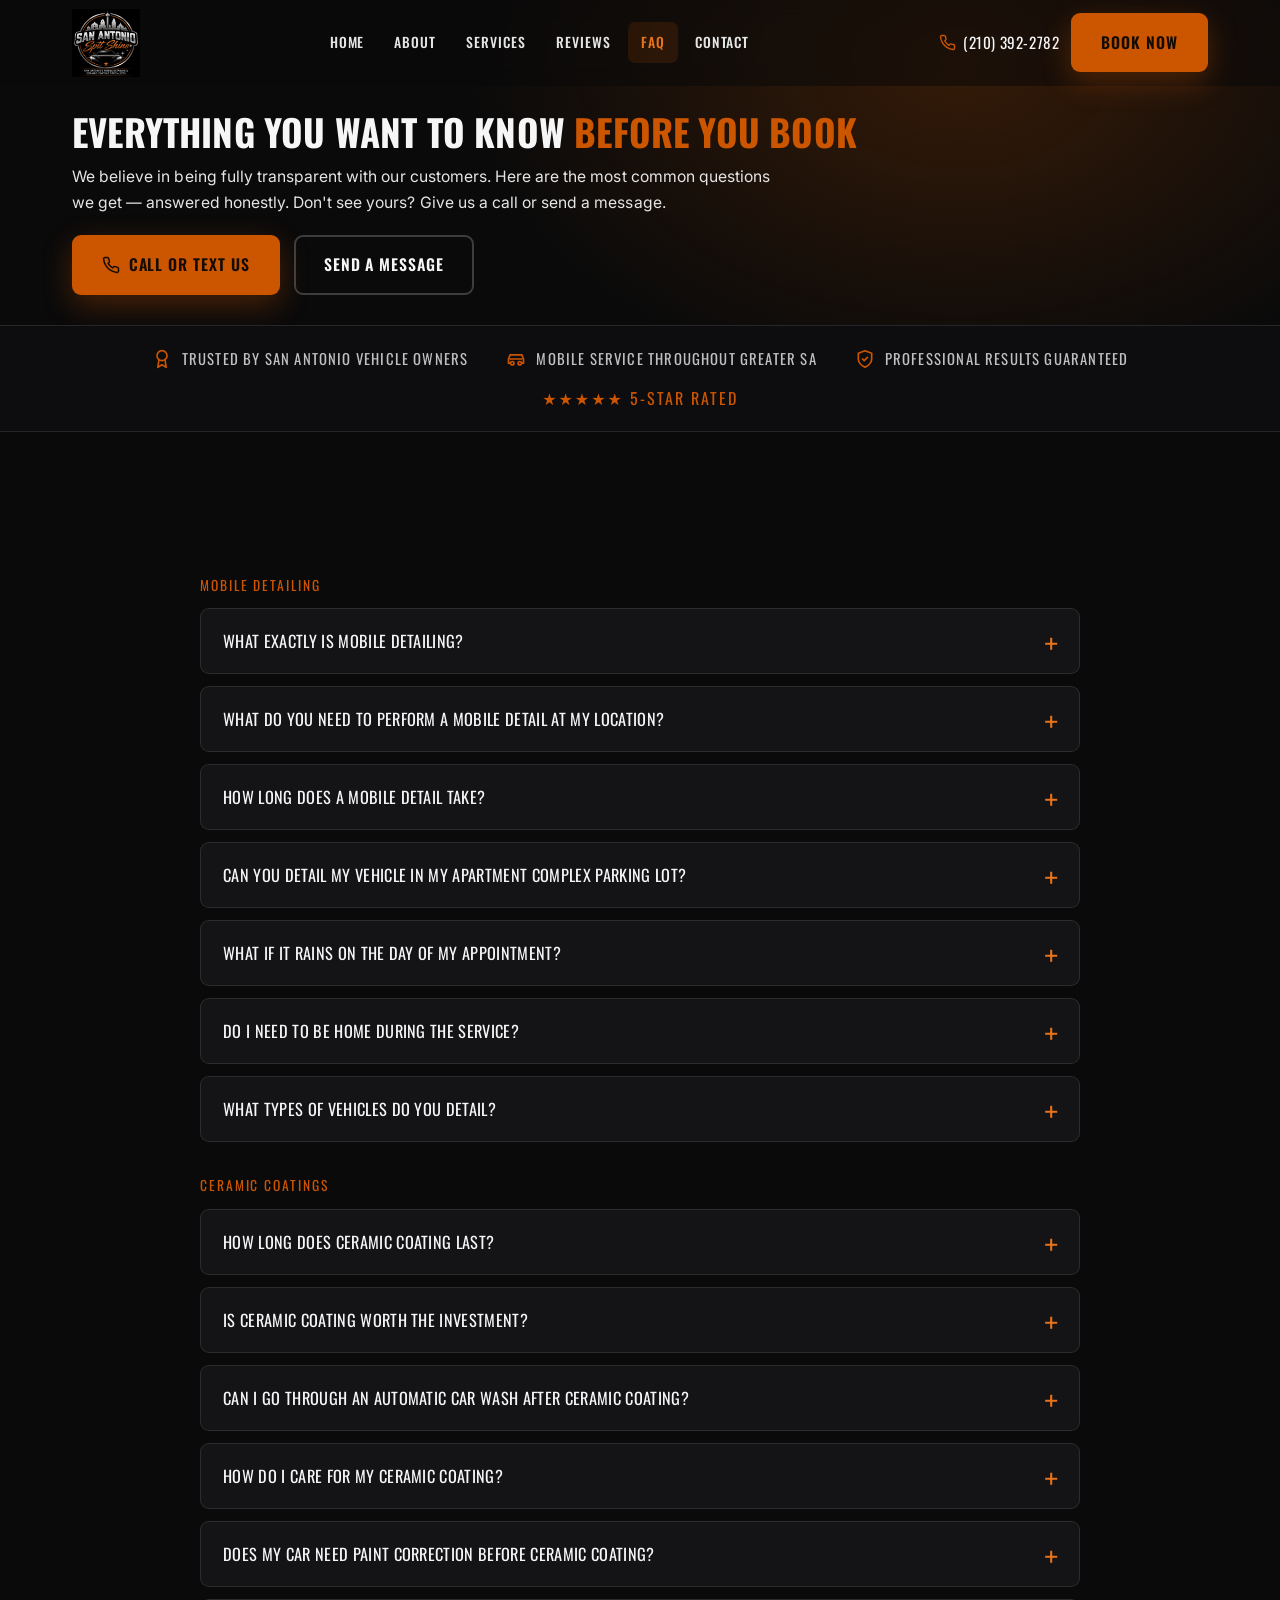
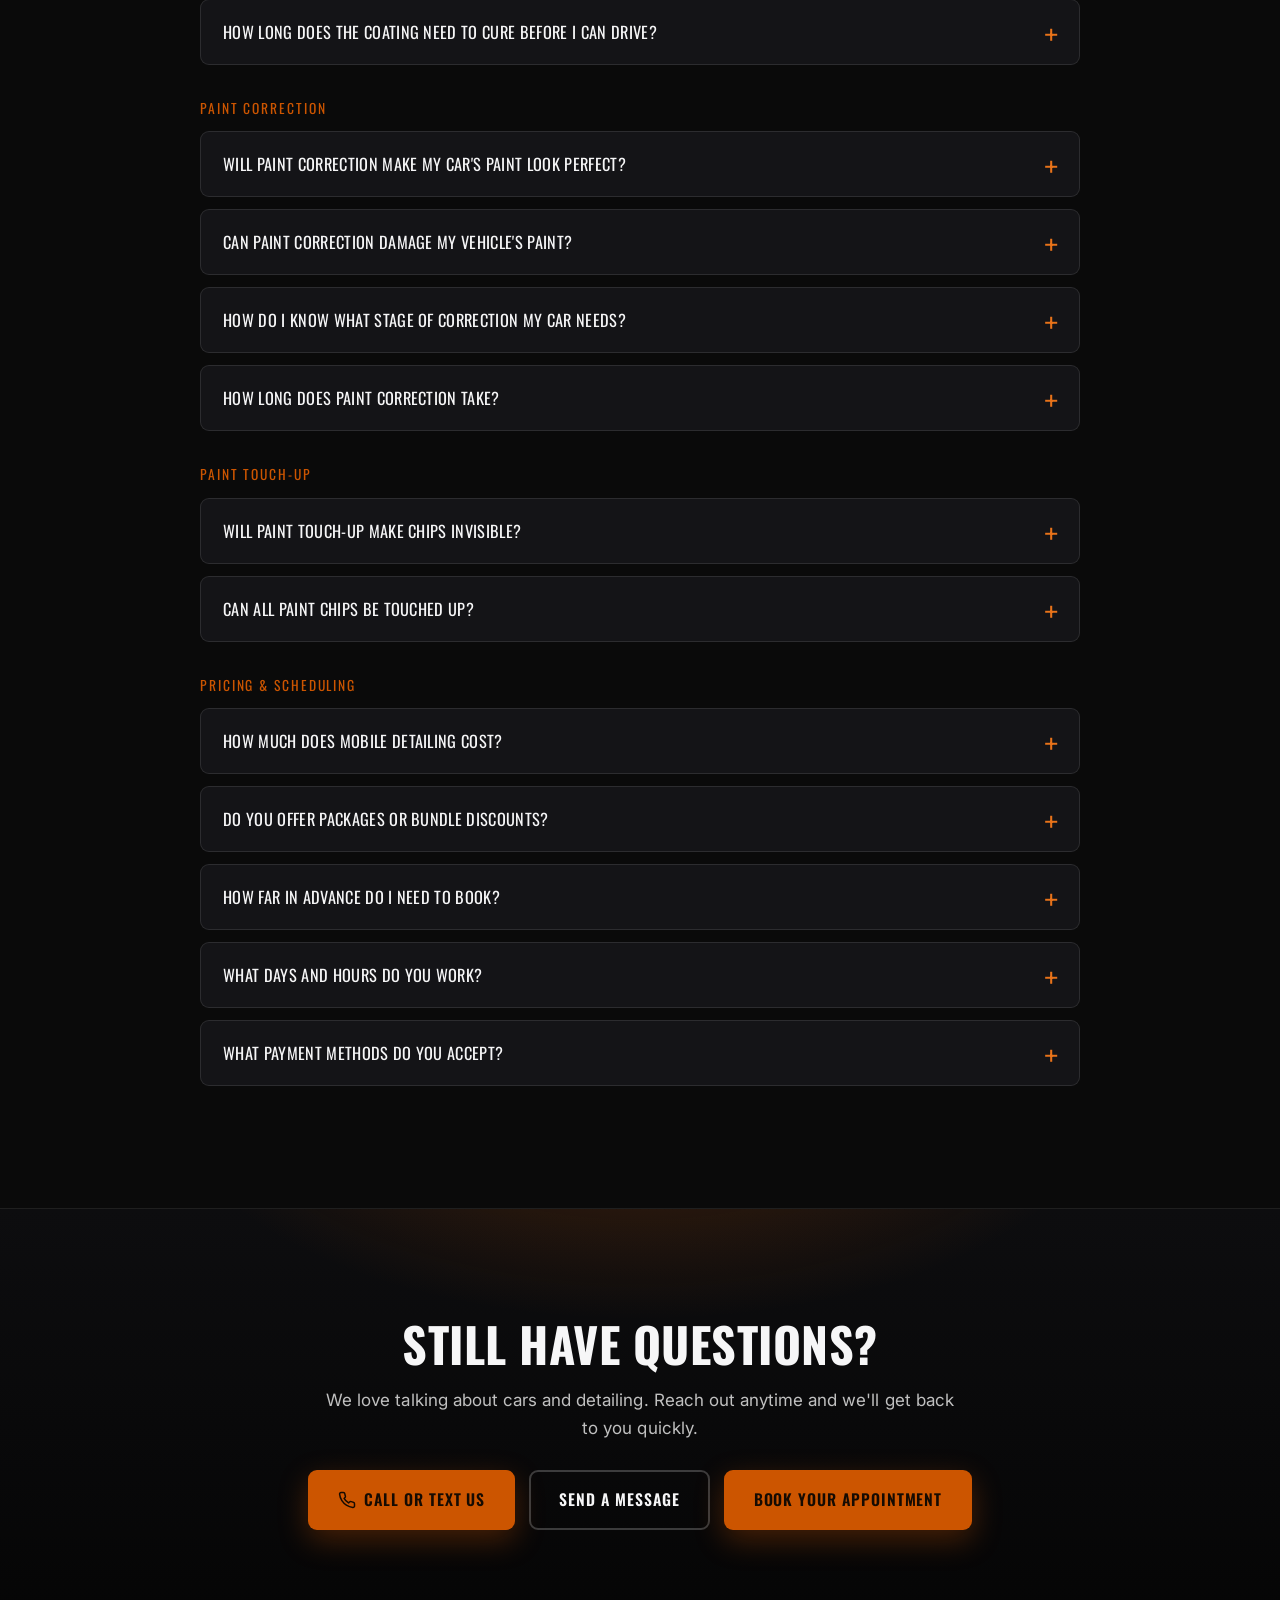
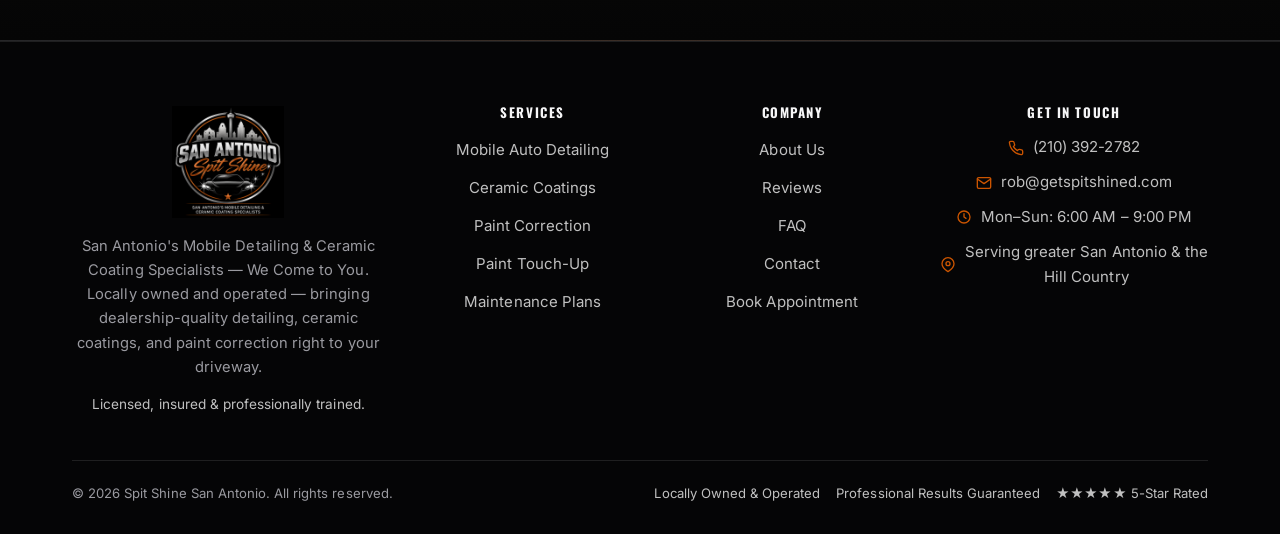
<file: faq.html>
<!DOCTYPE html>
<html lang="en">
<head>
<meta charset="UTF-8">
<meta name="viewport" content="width=device-width, initial-scale=1">
<!-- Google tag (gtag.js) -->
<script async src="https://www.googletagmanager.com/gtag/js?id=G-JZCZXMXQDG"></script>
<script>
  window.dataLayer = window.dataLayer || [];
  function gtag(){dataLayer.push(arguments);}
  gtag('js', new Date());
  gtag('config', 'G-JZCZXMXQDG');
  gtag('config', 'G-442BBMRZZD');
</script>
<title>FAQ | Mobile Detailing, Ceramic Coating & Paint Correction | Spit Shine SA</title>
<meta name="description" content="Get answers to common questions about mobile detailing, ceramic coatings, paint correction, and booking with Spit Shine San Antonio. Find out what to expect.">
<meta name="robots" content="index, follow, max-image-preview:large">
<link rel="canonical" href="https://getspitshined.com/faq.html">
<meta name="google-site-verification" content="dT4FZpMWy8QvIBUkkUJdFKKe6Mr5CoMp9AwIVbbx6-E">
<meta name="theme-color" content="#0A0A0A">
<meta name="author" content="Spit Shine San Antonio">
<meta name="geo.region" content="US-TX">
<meta name="geo.placename" content="San Antonio, Texas">
<meta property="og:type" content="website">
<meta property="og:title" content="FAQ | Mobile Detailing, Ceramic Coating & Paint Correction | Spit Shine SA">
<meta property="og:description" content="Get answers to common questions about mobile detailing, ceramic coatings, paint correction, and booking with Spit Shine San Antonio. Find out what to expect.">
<meta property="og:site_name" content="Spit Shine San Antonio">
<meta property="og:locale" content="en_US">
<meta property="og:url" content="https://getspitshined.com/faq.html">
<meta property="og:image" content="https://getspitshined.com/assets/logo.png">
<meta property="og:image:width" content="512">
<meta property="og:image:height" content="512">
<meta property="og:image:alt" content="Spit Shine San Antonio logo">
<meta name="twitter:card" content="summary_large_image">
<meta name="twitter:title" content="FAQ | Mobile Detailing, Ceramic Coating & Paint Correction | Spit Shine SA">
<meta name="twitter:description" content="Get answers to common questions about mobile detailing, ceramic coatings, paint correction, and booking with Spit Shine San Antonio. Find out what to expect.">
<meta name="twitter:image" content="https://getspitshined.com/assets/logo.png">
<link rel="icon" type="image/png" sizes="64x64" href="assets/favicon.png">
<link rel="apple-touch-icon" href="assets/logo.png">
<link rel="preconnect" href="https://fonts.googleapis.com">
<link rel="preconnect" href="https://fonts.gstatic.com" crossorigin>
<link href="https://fonts.googleapis.com/css2?family=Oswald:wght@500;600;700&family=Inter:wght@400;500;600;700&display=swap" rel="stylesheet">
<link rel="stylesheet" href="css/styles.css">
<script type="application/ld+json">{"@context": "https://schema.org", "@type": "AutoDetailing", "@id": "https://getspitshined.com/#business", "name": "Spit Shine San Antonio", "image": "https://getspitshined.com/assets/logo.png", "logo": "https://getspitshined.com/assets/logo.png", "url": "https://getspitshined.com", "telephone": "+12103922782", "email": "rob@getspitshined.com", "priceRange": "$$", "slogan": "San Antonio's Mobile Detailing & Ceramic Coating Specialists \u2014 We Come to You.", "description": "Locally owned mobile auto detailing, ceramic coating, and paint correction serving San Antonio, TX and surrounding areas. We come to you.", "address": {"@type": "PostalAddress", "addressLocality": "San Antonio", "addressRegion": "TX", "addressCountry": "US"}, "geo": {"@type": "GeoCoordinates", "latitude": 29.4241, "longitude": -98.4936}, "areaServed": [{"@type": "City", "name": "San Antonio"}, {"@type": "City", "name": "Boerne"}, {"@type": "City", "name": "New Braunfels"}, {"@type": "City", "name": "Schertz"}, {"@type": "City", "name": "Cibolo"}, {"@type": "City", "name": "Converse"}, {"@type": "City", "name": "Universal City"}, {"@type": "City", "name": "Helotes"}, {"@type": "City", "name": "Leon Valley"}, {"@type": "City", "name": "Alamo Heights"}, {"@type": "City", "name": "Stone Oak"}, {"@type": "City", "name": "Windcrest"}, {"@type": "City", "name": "Live Oak"}, {"@type": "City", "name": "Olmos Park"}], "openingHoursSpecification": [{"@type": "OpeningHoursSpecification", "dayOfWeek": ["Monday", "Tuesday", "Wednesday", "Thursday", "Friday", "Saturday", "Sunday"], "opens": "06:00", "closes": "21:00"}], "sameAs": [], "makesOffer": [{"@type": "Offer", "itemOffered": {"@type": "Service", "name": "Mobile Auto Detailing"}}, {"@type": "Offer", "itemOffered": {"@type": "Service", "name": "Ceramic Coating"}}, {"@type": "Offer", "itemOffered": {"@type": "Service", "name": "Paint Correction"}}, {"@type": "Offer", "itemOffered": {"@type": "Service", "name": "Paint Touch-Up"}}]}</script>
<script type="application/ld+json">{"@context": "https://schema.org", "@type": "FAQPage", "mainEntity": [{"@type": "Question", "name": "What exactly is mobile detailing?", "acceptedAnswer": {"@type": "Answer", "text": "Mobile detailing is professional automotive detailing performed at your location \u2014 your home, workplace, or anywhere your vehicle is accessible. We bring all the equipment, products, and supplies needed for a complete detail without you having to drop your vehicle off."}}, {"@type": "Question", "name": "What do you need to perform a mobile detail at my location?", "acceptedAnswer": {"@type": "Answer", "text": "Access to your vehicle and a flat, reasonably level parking surface. Access to a water source and electrical outlet is helpful, but we come equipped with our own water supply and generator for locations where these aren't available. Just let us know your situation when you book."}}, {"@type": "Question", "name": "How long does a mobile detail take?", "acceptedAnswer": {"@type": "Answer", "text": "It depends on the service and condition of your vehicle. A basic exterior detail might take 1\u20132 hours. A full interior and exterior detail typically takes 3\u20135 hours. Paint correction and ceramic coating services can take a full day or span multiple days. We'll give you a specific estimate when you book."}}, {"@type": "Question", "name": "Can you detail my vehicle in my apartment complex parking lot?", "acceptedAnswer": {"@type": "Answer", "text": "In most cases, yes. We do ask that you check with your complex management about any restrictions. Many complexes are fine with mobile detailing as long as we don't leave water runoff or residue in shared areas."}}, {"@type": "Question", "name": "What if it rains on the day of my appointment?", "acceptedAnswer": {"@type": "Answer", "text": "Light rain can sometimes be worked around, but significant rain typically requires rescheduling \u2014 particularly for ceramic coating and paint correction where a dry environment is critical. We monitor weather closely and will reschedule at no charge due to weather."}}, {"@type": "Question", "name": "Do I need to be home during the service?", "acceptedAnswer": {"@type": "Answer", "text": "You don't have to be present the entire time, but we ask that someone be available at the beginning to inspect the vehicle and confirm the service, and at the end for a walk-through. Many customers go about their day while we work."}}, {"@type": "Question", "name": "What types of vehicles do you detail?", "acceptedAnswer": {"@type": "Answer", "text": "We detail all types: sedans, trucks, SUVs, luxury vehicles, exotics, classics, motorcycles, RVs, and boats. If it has paint or interior surfaces, we can detail it. Just let us know what you have."}}, {"@type": "Question", "name": "How long does ceramic coating last?", "acceptedAnswer": {"@type": "Answer", "text": "It varies by product and maintenance. Entry-level professional coatings typically last 2\u20133 years, mid-grade systems 4\u20135 years, and premium multi-layer systems 7+ years with proper care. Consumer-grade kits typically last 6\u201312 months."}}, {"@type": "Question", "name": "Is ceramic coating worth the investment?", "acceptedAnswer": {"@type": "Answer", "text": "For most owners who care about their paint, absolutely. A quality coating lasts years, dramatically reduces washing time and cost, protects against damage, and enhances appearance and resale value. Over several years, it often pays for itself."}}, {"@type": "Question", "name": "Can I go through an automatic car wash after ceramic coating?", "acceptedAnswer": {"@type": "Answer", "text": "We strongly recommend against brush-type washes \u2014 they're a leading cause of swirl marks. Touchless washes are better, but the best approach is a regular hand wash with pH-neutral soap. Your coating will last longer and look better."}}, {"@type": "Question", "name": "How do I care for my ceramic coating?", "acceptedAnswer": {"@type": "Answer", "text": "Wash every 2\u20134 weeks with pH-neutral soap and a clean microfiber mitt, use a ceramic-safe spray detailer between washes, avoid parking under trees, and remove droppings and sap promptly. We provide a complete aftercare guide after every installation."}}, {"@type": "Question", "name": "Does my car need paint correction before ceramic coating?", "acceptedAnswer": {"@type": "Answer", "text": "In most cases some level of correction is recommended. A coating magnifies whatever is underneath it \u2014 swirls and haze become more visible after coating. We'll assess your paint and recommend the right prep for your situation."}}, {"@type": "Question", "name": "How long does the coating need to cure before I can drive?", "acceptedAnswer": {"@type": "Answer", "text": "Initial cure typically takes 24\u201348 hours, during which we ask you to keep the vehicle dry. The coating continues to fully cure over the following 1\u20132 weeks. We'll give you specific instructions based on the system and weather."}}, {"@type": "Question", "name": "Will paint correction make my car's paint look perfect?", "acceptedAnswer": {"@type": "Answer", "text": "Correction dramatically improves your paint, but the level depends on starting condition and stage performed. One-step significantly improves light defects; two-step or full multi-stage can achieve near-perfect results. Deep scratches through the clear coat can't be corrected by polishing alone."}}, {"@type": "Question", "name": "Can paint correction damage my vehicle's paint?", "acceptedAnswer": {"@type": "Answer", "text": "In untrained hands with improper equipment, yes. That's why choosing a professional matters. We use paint thickness gauges to monitor clear coat depth throughout, ensuring we work safely within appropriate limits."}}, {"@type": "Question", "name": "How do I know what stage of correction my car needs?", "acceptedAnswer": {"@type": "Answer", "text": "That's what our inspection is for. We assess your paint under specialized lighting, measure thickness, perform a test spot if needed, and give you a clear recommendation with an explanation of what each stage achieves."}}, {"@type": "Question", "name": "How long does paint correction take?", "acceptedAnswer": {"@type": "Answer", "text": "A single-stage correction typically takes 4\u20136 hours, a two-stage 6\u20138 hours or a full day, and a full multi-stage correction on a heavily defected vehicle 1\u20132 full days. We don't rush \u2014 thorough panel-by-panel work takes time and it shows."}}, {"@type": "Question", "name": "Will paint touch-up make chips invisible?", "acceptedAnswer": {"@type": "Answer", "text": "We'll be completely honest: touch-up work is not invisible. Under close inspection in certain lighting it will be visible. However, it significantly reduces the visual impact and \u2014 most importantly \u2014 seals exposed metal to prevent rust. The goal is to make damage much less noticeable and protect your vehicle."}}, {"@type": "Question", "name": "Can all paint chips be touched up?", "acceptedAnswer": {"@type": "Answer", "text": "Most small chips and rock damage can be addressed. Very large chips, deep scratches, or extensive damage typically require professional bodywork and repainting. We'll assess your specific damage and give an honest recommendation."}}, {"@type": "Question", "name": "How much does mobile detailing cost?", "acceptedAnswer": {"@type": "Answer", "text": "Pricing depends on the service, vehicle size, and condition. We provide free, transparent quotes before every service \u2014 no surprises. Contact us with your vehicle details and the service you want for a specific price."}}, {"@type": "Question", "name": "Do you offer packages or bundle discounts?", "acceptedAnswer": {"@type": "Answer", "text": "Yes. Combining services like paint correction and ceramic coating is common, and we offer combined pricing. Contact us to discuss your vehicle's needs and we'll build the right package at the right price."}}, {"@type": "Question", "name": "How far in advance do I need to book?", "acceptedAnswer": {"@type": "Answer", "text": "For standard details, we can often accommodate bookings within a few days. For ceramic coating and paint correction, we recommend booking 1\u20132 weeks in advance as these slots fill quickly. We'll always do our best for urgent requests."}}, {"@type": "Question", "name": "What days and hours do you work?", "acceptedAnswer": {"@type": "Answer", "text": "We work Monday through Saturday and can typically accommodate early morning and late afternoon appointments. Contact us directly for current availability \u2014 our schedule changes weekly."}}, {"@type": "Question", "name": "What payment methods do you accept?", "acceptedAnswer": {"@type": "Answer", "text": "We accept cash, all major credit and debit cards, and digital payments including Venmo, Zelle, and Apple Pay. Payment is typically collected after service completion unless other arrangements are made for large projects."}}]}</script>
</head>
<body>
<a class="skip-link" href="#main" style="position:absolute;left:-9999px;top:0;background:var(--orange);color:#150b02;padding:10px 16px;z-index:200;border-radius:0 0 8px 0;" onfocus="this.style.left='0'" onblur="this.style.left='-9999px'">Skip to content</a>
<header class="site-header">
  <div class="container nav">
    <a class="brand" href="index.html" aria-label="Spit Shine San Antonio home">
      <img class="brand-logo brand-logo--nav" src="assets/logo.png" width="512" height="512"
           alt="San Antonio Spit Shine — Mobile Detailing &amp; Ceramic Coating Specialists"
           decoding="async">
    </a>
    <nav class="nav-links" aria-label="Primary"><a href="index.html">Home</a><a href="about.html">About</a><a href="services.html">Services</a><a href="reviews.html">Reviews</a><a href="faq.html" class="active">FAQ</a><a href="contact.html">Contact</a></nav>
    <div class="nav-cta">
      <a class="nav-phone" href="tel:+12103922782"><svg viewBox="0 0 24 24" fill="none" stroke="currentColor" stroke-width="2" stroke-linecap="round" stroke-linejoin="round"><path d="M22 16.92v3a2 2 0 0 1-2.18 2 19.79 19.79 0 0 1-8.63-3.07 19.5 19.5 0 0 1-6-6 19.79 19.79 0 0 1-3.07-8.67A2 2 0 0 1 4.11 2h3a2 2 0 0 1 2 1.72c.13.96.36 1.9.7 2.81a2 2 0 0 1-.45 2.11L8.09 9.91a16 16 0 0 0 6 6l1.27-1.27a2 2 0 0 1 2.11-.45c.91.34 1.85.57 2.81.7A2 2 0 0 1 22 16.92z"/></svg>(210) 392-2782</a>
      <a class="btn btn-primary" href="book.html">Book Now</a>
      <button class="nav-toggle" aria-label="Toggle menu" aria-expanded="false" aria-controls="primary-nav"><span></span></button>
    </div>
  </div>
</header>
<main id="main">
<section class="hero hero--page">
  <div class="hero-bg"></div>
  <div class="container"><div class="hero-inner reveal">
    <h1>Everything You Want to Know <span class="accent">Before You Book</span></h1><p class="hero-sub">We believe in being fully transparent with our customers. Here are the most common questions we get — answered honestly. Don't see yours? Give us a call or send a message.</p><div class="btn-row"><a class="btn btn-primary" href="tel:+12103922782"><svg viewBox="0 0 24 24" fill="none" stroke="currentColor" stroke-width="2" stroke-linecap="round" stroke-linejoin="round"><path d="M22 16.92v3a2 2 0 0 1-2.18 2 19.79 19.79 0 0 1-8.63-3.07 19.5 19.5 0 0 1-6-6 19.79 19.79 0 0 1-3.07-8.67A2 2 0 0 1 4.11 2h3a2 2 0 0 1 2 1.72c.13.96.36 1.9.7 2.81a2 2 0 0 1-.45 2.11L8.09 9.91a16 16 0 0 0 6 6l1.27-1.27a2 2 0 0 1 2.11-.45c.91.34 1.85.57 2.81.7A2 2 0 0 1 22 16.92z"/></svg>Call or Text Us</a><a class="btn btn-secondary" href="contact.html">Send a Message</a></div>
  </div></div>
</section>
<section class="trustbar"><div class="container"><div class="trust-item"><svg viewBox="0 0 24 24" fill="none" stroke="currentColor" stroke-width="2" stroke-linecap="round" stroke-linejoin="round"><circle cx="12" cy="8" r="6"/><path d="M8.21 13.89 7 22l5-3 5 3-1.21-8.11"/></svg><span>Trusted by San Antonio Vehicle Owners</span></div><div class="trust-item"><svg viewBox="0 0 24 24" fill="none" stroke="currentColor" stroke-width="2" stroke-linecap="round" stroke-linejoin="round"><path d="M5 17H3v-5l2-5h14l2 5v5h-2"/><path d="M5 12h14"/><circle cx="7.5" cy="17" r="2"/><circle cx="16.5" cy="17" r="2"/></svg><span>Mobile Service Throughout Greater SA</span></div><div class="trust-item"><svg viewBox="0 0 24 24" fill="none" stroke="currentColor" stroke-width="2" stroke-linecap="round" stroke-linejoin="round"><path d="M12 22s8-4 8-10V5l-8-3-8 3v7c0 6 8 10 8 10z"/><polyline points="9 12 11 14 15 10"/></svg><span>Professional Results Guaranteed</span></div><div class="trust-item"><span class="stars">★★★★★ 5-Star Rated</span></div></div></section><section class="section"><div class="container"><div class="faq"><div class="faq-cat reveal">Mobile Detailing</div><div class="faq-item reveal"><button class="faq-q" type="button">What exactly is mobile detailing?</button><div class="faq-a"><div class="faq-a-inner">Mobile detailing is professional automotive detailing performed at your location — your home, workplace, or anywhere your vehicle is accessible. We bring all the equipment, products, and supplies needed for a complete detail without you having to drop your vehicle off.</div></div></div><div class="faq-item reveal"><button class="faq-q" type="button">What do you need to perform a mobile detail at my location?</button><div class="faq-a"><div class="faq-a-inner">Access to your vehicle and a flat, reasonably level parking surface. Access to a water source and electrical outlet is helpful, but we come equipped with our own water supply and generator for locations where these aren't available. Just let us know your situation when you book.</div></div></div><div class="faq-item reveal"><button class="faq-q" type="button">How long does a mobile detail take?</button><div class="faq-a"><div class="faq-a-inner">It depends on the service and condition of your vehicle. A basic exterior detail might take 1–2 hours. A full interior and exterior detail typically takes 3–5 hours. Paint correction and ceramic coating services can take a full day or span multiple days. We'll give you a specific estimate when you book.</div></div></div><div class="faq-item reveal"><button class="faq-q" type="button">Can you detail my vehicle in my apartment complex parking lot?</button><div class="faq-a"><div class="faq-a-inner">In most cases, yes. We do ask that you check with your complex management about any restrictions. Many complexes are fine with mobile detailing as long as we don't leave water runoff or residue in shared areas.</div></div></div><div class="faq-item reveal"><button class="faq-q" type="button">What if it rains on the day of my appointment?</button><div class="faq-a"><div class="faq-a-inner">Light rain can sometimes be worked around, but significant rain typically requires rescheduling — particularly for ceramic coating and paint correction where a dry environment is critical. We monitor weather closely and will reschedule at no charge due to weather.</div></div></div><div class="faq-item reveal"><button class="faq-q" type="button">Do I need to be home during the service?</button><div class="faq-a"><div class="faq-a-inner">You don't have to be present the entire time, but we ask that someone be available at the beginning to inspect the vehicle and confirm the service, and at the end for a walk-through. Many customers go about their day while we work.</div></div></div><div class="faq-item reveal"><button class="faq-q" type="button">What types of vehicles do you detail?</button><div class="faq-a"><div class="faq-a-inner">We detail all types: sedans, trucks, SUVs, luxury vehicles, exotics, classics, motorcycles, RVs, and boats. If it has paint or interior surfaces, we can detail it. Just let us know what you have.</div></div></div><div class="faq-cat reveal">Ceramic Coatings</div><div class="faq-item reveal"><button class="faq-q" type="button">How long does ceramic coating last?</button><div class="faq-a"><div class="faq-a-inner">It varies by product and maintenance. Entry-level professional coatings typically last 2–3 years, mid-grade systems 4–5 years, and premium multi-layer systems 7+ years with proper care. Consumer-grade kits typically last 6–12 months.</div></div></div><div class="faq-item reveal"><button class="faq-q" type="button">Is ceramic coating worth the investment?</button><div class="faq-a"><div class="faq-a-inner">For most owners who care about their paint, absolutely. A quality coating lasts years, dramatically reduces washing time and cost, protects against damage, and enhances appearance and resale value. Over several years, it often pays for itself.</div></div></div><div class="faq-item reveal"><button class="faq-q" type="button">Can I go through an automatic car wash after ceramic coating?</button><div class="faq-a"><div class="faq-a-inner">We strongly recommend against brush-type washes — they're a leading cause of swirl marks. Touchless washes are better, but the best approach is a regular hand wash with pH-neutral soap. Your coating will last longer and look better.</div></div></div><div class="faq-item reveal"><button class="faq-q" type="button">How do I care for my ceramic coating?</button><div class="faq-a"><div class="faq-a-inner">Wash every 2–4 weeks with pH-neutral soap and a clean microfiber mitt, use a ceramic-safe spray detailer between washes, avoid parking under trees, and remove droppings and sap promptly. We provide a complete aftercare guide after every installation.</div></div></div><div class="faq-item reveal"><button class="faq-q" type="button">Does my car need paint correction before ceramic coating?</button><div class="faq-a"><div class="faq-a-inner">In most cases some level of correction is recommended. A coating magnifies whatever is underneath it — swirls and haze become more visible after coating. We'll assess your paint and recommend the right prep for your situation.</div></div></div><div class="faq-item reveal"><button class="faq-q" type="button">How long does the coating need to cure before I can drive?</button><div class="faq-a"><div class="faq-a-inner">Initial cure typically takes 24–48 hours, during which we ask you to keep the vehicle dry. The coating continues to fully cure over the following 1–2 weeks. We'll give you specific instructions based on the system and weather.</div></div></div><div class="faq-cat reveal">Paint Correction</div><div class="faq-item reveal"><button class="faq-q" type="button">Will paint correction make my car's paint look perfect?</button><div class="faq-a"><div class="faq-a-inner">Correction dramatically improves your paint, but the level depends on starting condition and stage performed. One-step significantly improves light defects; two-step or full multi-stage can achieve near-perfect results. Deep scratches through the clear coat can't be corrected by polishing alone.</div></div></div><div class="faq-item reveal"><button class="faq-q" type="button">Can paint correction damage my vehicle's paint?</button><div class="faq-a"><div class="faq-a-inner">In untrained hands with improper equipment, yes. That's why choosing a professional matters. We use paint thickness gauges to monitor clear coat depth throughout, ensuring we work safely within appropriate limits.</div></div></div><div class="faq-item reveal"><button class="faq-q" type="button">How do I know what stage of correction my car needs?</button><div class="faq-a"><div class="faq-a-inner">That's what our inspection is for. We assess your paint under specialized lighting, measure thickness, perform a test spot if needed, and give you a clear recommendation with an explanation of what each stage achieves.</div></div></div><div class="faq-item reveal"><button class="faq-q" type="button">How long does paint correction take?</button><div class="faq-a"><div class="faq-a-inner">A single-stage correction typically takes 4–6 hours, a two-stage 6–8 hours or a full day, and a full multi-stage correction on a heavily defected vehicle 1–2 full days. We don't rush — thorough panel-by-panel work takes time and it shows.</div></div></div><div class="faq-cat reveal">Paint Touch-Up</div><div class="faq-item reveal"><button class="faq-q" type="button">Will paint touch-up make chips invisible?</button><div class="faq-a"><div class="faq-a-inner">We'll be completely honest: touch-up work is not invisible. Under close inspection in certain lighting it will be visible. However, it significantly reduces the visual impact and — most importantly — seals exposed metal to prevent rust. The goal is to make damage much less noticeable and protect your vehicle.</div></div></div><div class="faq-item reveal"><button class="faq-q" type="button">Can all paint chips be touched up?</button><div class="faq-a"><div class="faq-a-inner">Most small chips and rock damage can be addressed. Very large chips, deep scratches, or extensive damage typically require professional bodywork and repainting. We'll assess your specific damage and give an honest recommendation.</div></div></div><div class="faq-cat reveal">Pricing &amp; Scheduling</div><div class="faq-item reveal"><button class="faq-q" type="button">How much does mobile detailing cost?</button><div class="faq-a"><div class="faq-a-inner">Pricing depends on the service, vehicle size, and condition. We provide free, transparent quotes before every service — no surprises. Contact us with your vehicle details and the service you want for a specific price.</div></div></div><div class="faq-item reveal"><button class="faq-q" type="button">Do you offer packages or bundle discounts?</button><div class="faq-a"><div class="faq-a-inner">Yes. Combining services like paint correction and ceramic coating is common, and we offer combined pricing. Contact us to discuss your vehicle's needs and we'll build the right package at the right price.</div></div></div><div class="faq-item reveal"><button class="faq-q" type="button">How far in advance do I need to book?</button><div class="faq-a"><div class="faq-a-inner">For standard details, we can often accommodate bookings within a few days. For ceramic coating and paint correction, we recommend booking 1–2 weeks in advance as these slots fill quickly. We'll always do our best for urgent requests.</div></div></div><div class="faq-item reveal"><button class="faq-q" type="button">What days and hours do you work?</button><div class="faq-a"><div class="faq-a-inner">We work Monday through Saturday and can typically accommodate early morning and late afternoon appointments. Contact us directly for current availability — our schedule changes weekly.</div></div></div><div class="faq-item reveal"><button class="faq-q" type="button">What payment methods do you accept?</button><div class="faq-a"><div class="faq-a-inner">We accept cash, all major credit and debit cards, and digital payments including Venmo, Zelle, and Apple Pay. Payment is typically collected after service completion unless other arrangements are made for large projects.</div></div></div></div></div></section><section class="section cta-band">
  <div class="container reveal">
    <h2>Still Have Questions?</h2><p>We love talking about cars and detailing. Reach out anytime and we'll get back to you quickly.</p>
    <div class="btn-row"><a class="btn btn-primary" href="tel:+12103922782"><svg viewBox="0 0 24 24" fill="none" stroke="currentColor" stroke-width="2" stroke-linecap="round" stroke-linejoin="round"><path d="M22 16.92v3a2 2 0 0 1-2.18 2 19.79 19.79 0 0 1-8.63-3.07 19.5 19.5 0 0 1-6-6 19.79 19.79 0 0 1-3.07-8.67A2 2 0 0 1 4.11 2h3a2 2 0 0 1 2 1.72c.13.96.36 1.9.7 2.81a2 2 0 0 1-.45 2.11L8.09 9.91a16 16 0 0 0 6 6l1.27-1.27a2 2 0 0 1 2.11-.45c.91.34 1.85.57 2.81.7A2 2 0 0 1 22 16.92z"/></svg>Call or Text Us</a><a class="btn btn-secondary" href="contact.html">Send a Message</a><a class="btn btn-primary" href="book.html">Book Your Appointment</a></div>
  </div></section>
</main>
<footer class="site-footer">
  <div class="container">
    <div class="footer-grid">
      <div class="footer-about">
        <a class="brand" href="index.html">
          <img class="brand-logo brand-logo--footer" src="assets/logo.png" width="512" height="512"
               alt="San Antonio Spit Shine — Mobile Detailing &amp; Ceramic Coating Specialists"
               loading="lazy" decoding="async"></a>
        <p>San Antonio's Mobile Detailing & Ceramic Coating Specialists — We Come to You. Locally owned and operated — bringing dealership-quality
        detailing, ceramic coatings, and paint correction right to your driveway.</p>
        <p style="margin-top:14px;color:var(--silver);font-size:.85rem">Licensed, insured &amp; professionally trained.</p>
      </div>
      <div class="footer-col"><h4>Services</h4><ul><li><a href="services.html">Mobile Auto Detailing</a></li><li><a href="ceramic-coatings.html">Ceramic Coatings</a></li><li><a href="paint-correction.html">Paint Correction</a></li><li><a href="services.html#touchup">Paint Touch-Up</a></li><li><a href="services.html#maintenance">Maintenance Plans</a></li></ul></div>
      <div class="footer-col"><h4>Company</h4><ul><li><a href="about.html">About Us</a></li><li><a href="reviews.html">Reviews</a></li><li><a href="faq.html">FAQ</a></li><li><a href="contact.html">Contact</a></li><li><a href="book.html">Book Appointment</a></li></ul></div>
      <div class="footer-col footer-contact">
        <h4>Get In Touch</h4>
        <a href="tel:+12103922782"><svg viewBox="0 0 24 24" fill="none" stroke="currentColor" stroke-width="2" stroke-linecap="round" stroke-linejoin="round"><path d="M22 16.92v3a2 2 0 0 1-2.18 2 19.79 19.79 0 0 1-8.63-3.07 19.5 19.5 0 0 1-6-6 19.79 19.79 0 0 1-3.07-8.67A2 2 0 0 1 4.11 2h3a2 2 0 0 1 2 1.72c.13.96.36 1.9.7 2.81a2 2 0 0 1-.45 2.11L8.09 9.91a16 16 0 0 0 6 6l1.27-1.27a2 2 0 0 1 2.11-.45c.91.34 1.85.57 2.81.7A2 2 0 0 1 22 16.92z"/></svg>(210) 392-2782</a>
        <a href="mailto:rob@getspitshined.com"><svg viewBox="0 0 24 24" fill="none" stroke="currentColor" stroke-width="2" stroke-linecap="round" stroke-linejoin="round"><rect x="2" y="4" width="20" height="16" rx="2"/><path d="m22 6-10 7L2 6"/></svg>rob@getspitshined.com</a>
        <p><svg viewBox="0 0 24 24" fill="none" stroke="currentColor" stroke-width="2" stroke-linecap="round" stroke-linejoin="round"><circle cx="12" cy="12" r="9"/><polyline points="12 7 12 12 15 14"/></svg>Mon–Sun: 6:00 AM – 9:00 PM</p>
        <p><svg viewBox="0 0 24 24" fill="none" stroke="currentColor" stroke-width="2" stroke-linecap="round" stroke-linejoin="round"><path d="M21 10c0 6-9 12-9 12s-9-6-9-12a9 9 0 0 1 18 0z"/><circle cx="12" cy="10" r="3"/></svg>Serving greater San Antonio &amp; the Hill Country</p>
        
      </div>
    </div>
    <div class="footer-bottom">
      <span>&copy; <span data-year>2026</span> Spit Shine San Antonio. All rights reserved.</span>
      <span class="badges">
        <span>Locally Owned &amp; Operated</span>
        <span>Professional Results Guaranteed</span>
        <span>★★★★★ 5-Star Rated</span>
      </span>
    </div>
  </div>
</footer>
<div class="mobile-cta">
  <a class="m-call" href="tel:+12103922782"><svg viewBox="0 0 24 24" fill="none" stroke="currentColor" stroke-width="2" stroke-linecap="round" stroke-linejoin="round"><path d="M22 16.92v3a2 2 0 0 1-2.18 2 19.79 19.79 0 0 1-8.63-3.07 19.5 19.5 0 0 1-6-6 19.79 19.79 0 0 1-3.07-8.67A2 2 0 0 1 4.11 2h3a2 2 0 0 1 2 1.72c.13.96.36 1.9.7 2.81a2 2 0 0 1-.45 2.11L8.09 9.91a16 16 0 0 0 6 6l1.27-1.27a2 2 0 0 1 2.11-.45c.91.34 1.85.57 2.81.7A2 2 0 0 1 22 16.92z"/></svg> Call</a>
  <a class="m-quote" href="contact.html"><svg viewBox="0 0 24 24" fill="none" stroke="currentColor" stroke-width="2" stroke-linecap="round" stroke-linejoin="round"><rect x="3" y="4" width="18" height="18" rx="2"/><line x1="16" y1="2" x2="16" y2="6"/><line x1="8" y1="2" x2="8" y2="6"/><line x1="3" y1="10" x2="21" y2="10"/></svg> Free Quote</a>
</div>
<script src="js/main.js" defer></script>
</body>
</html>
</file>
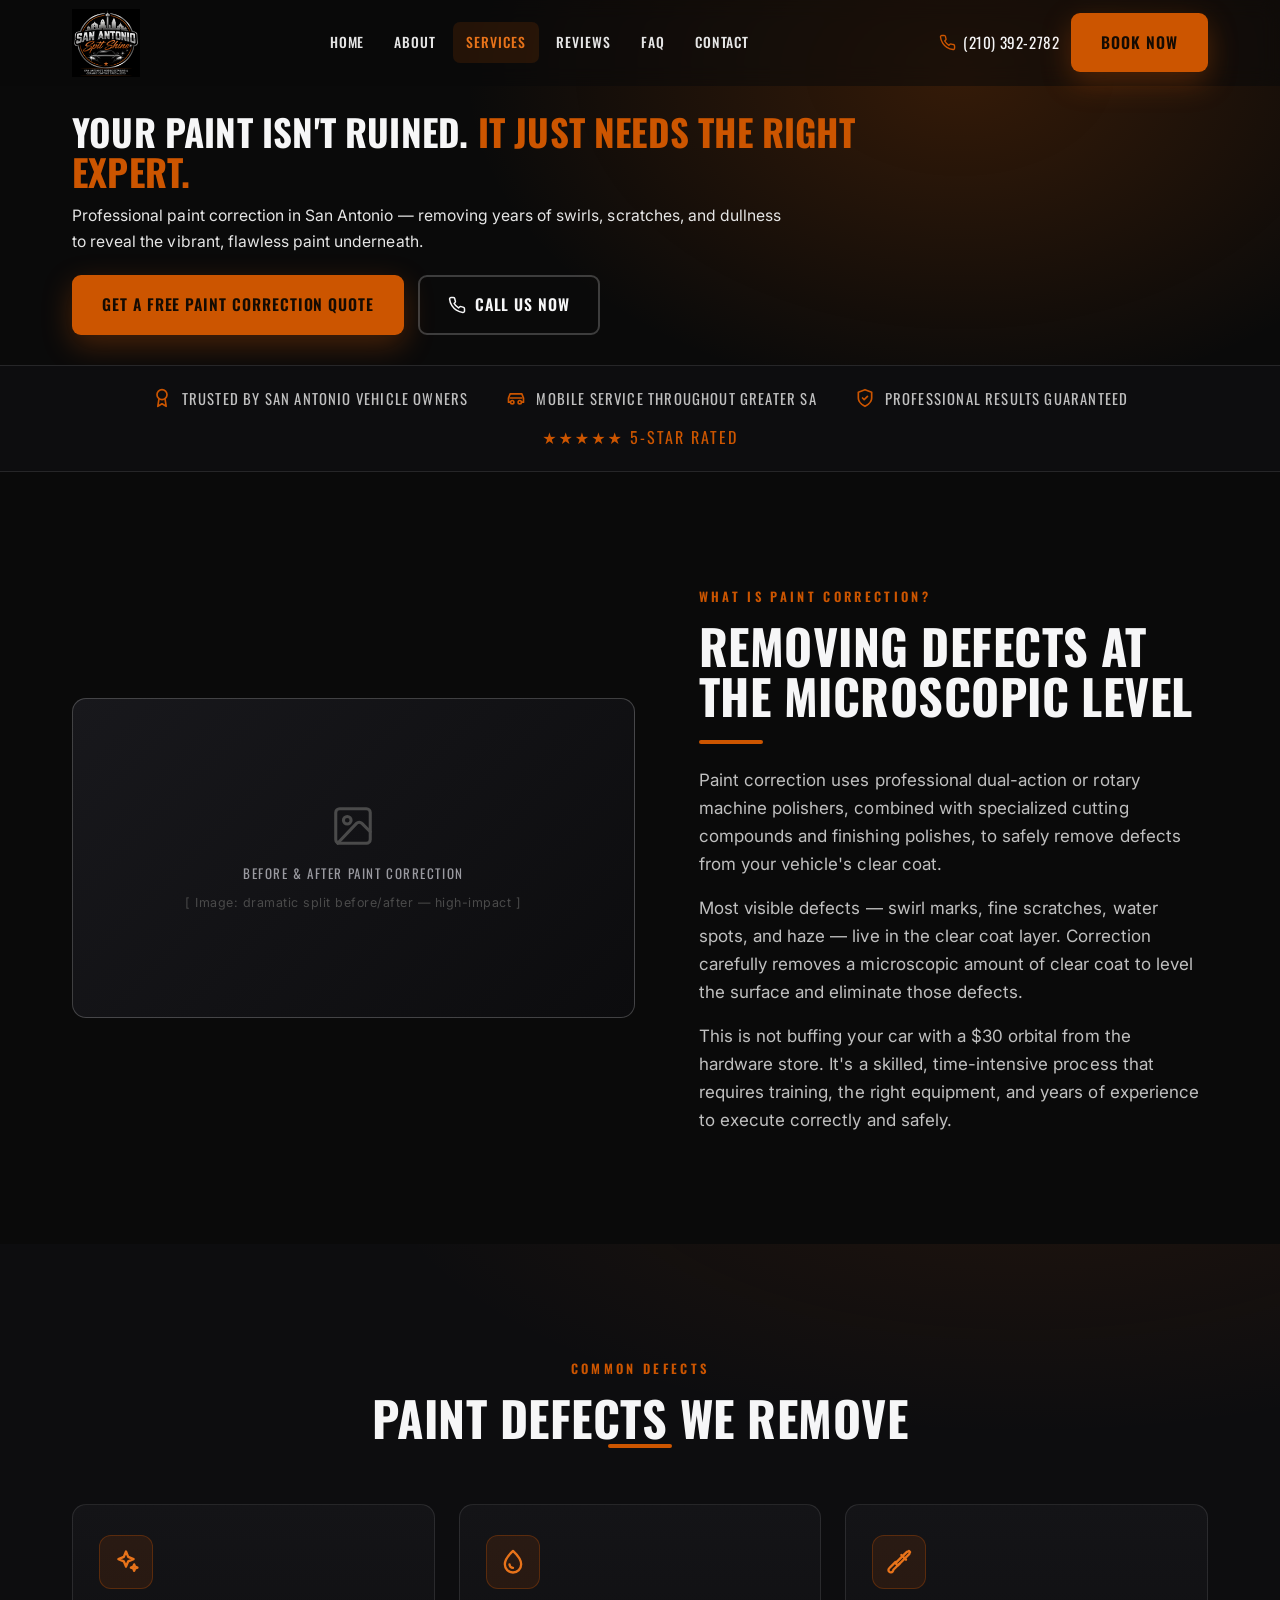
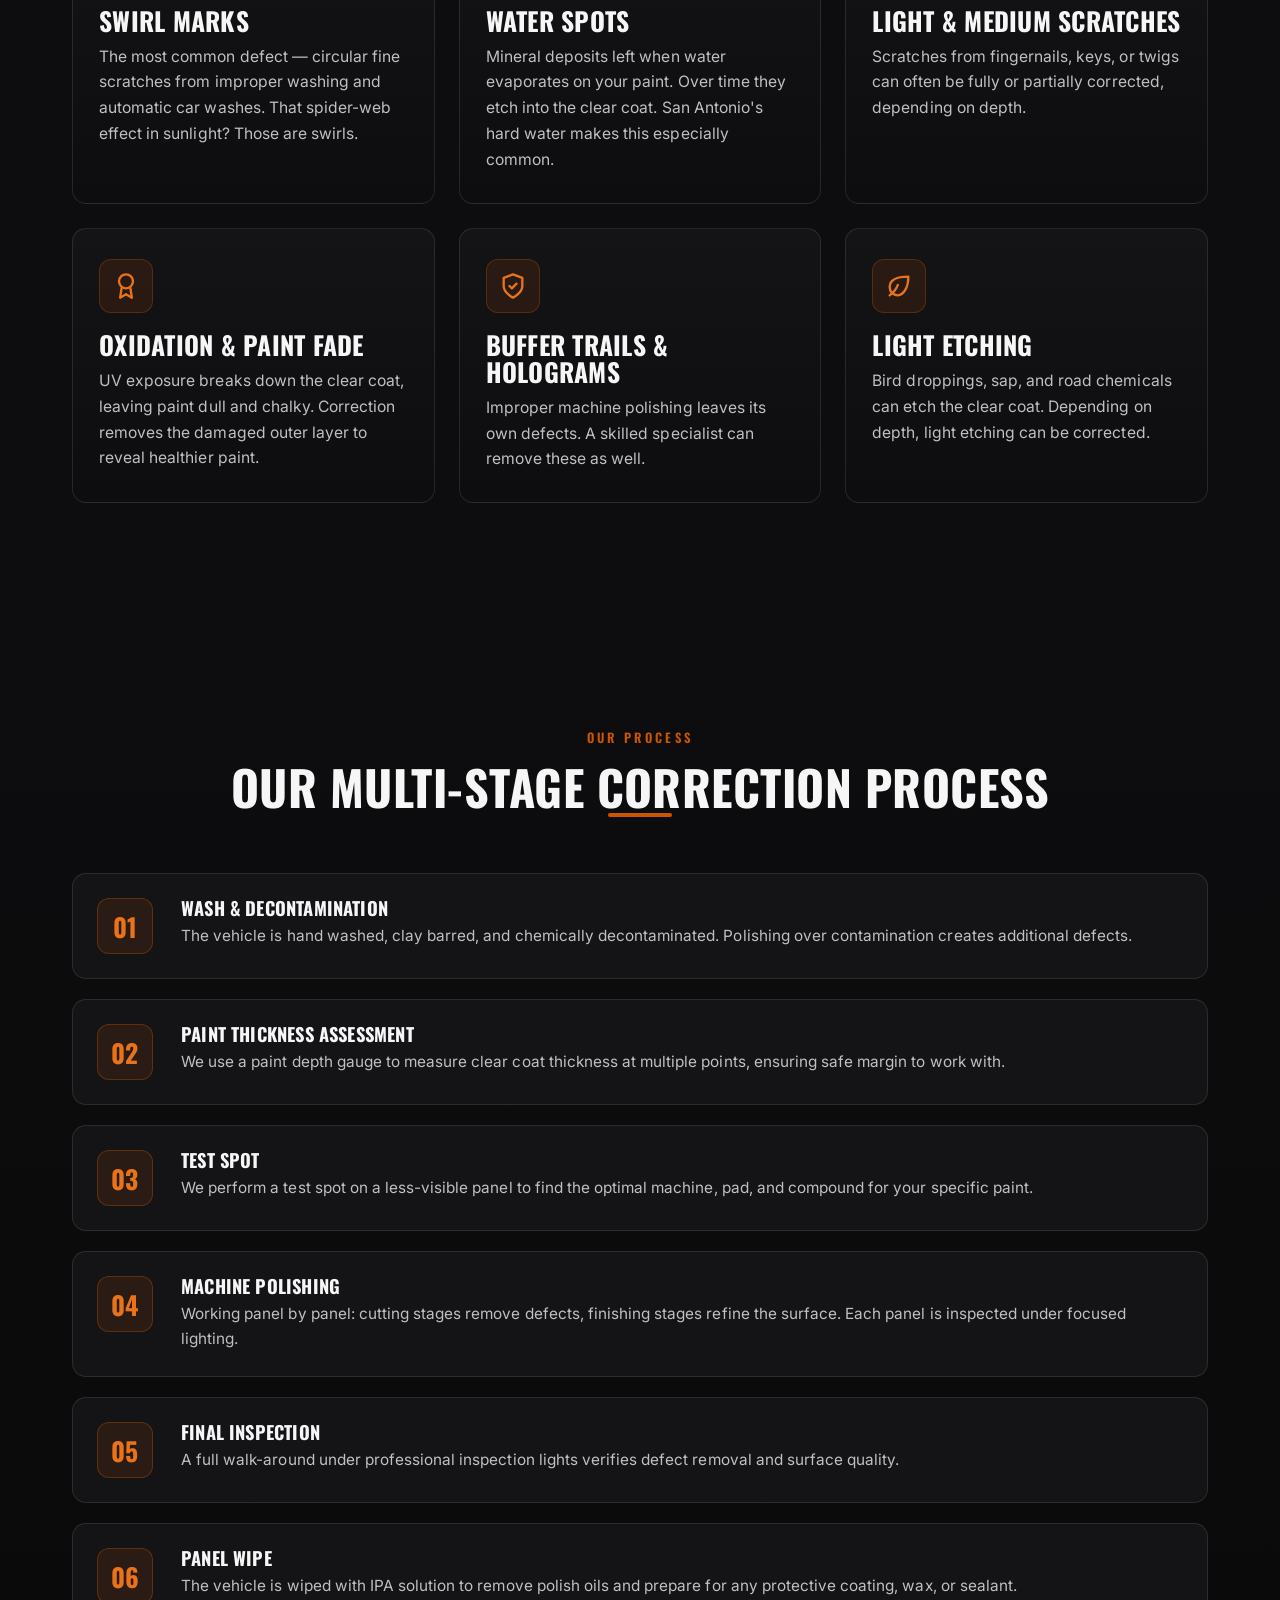
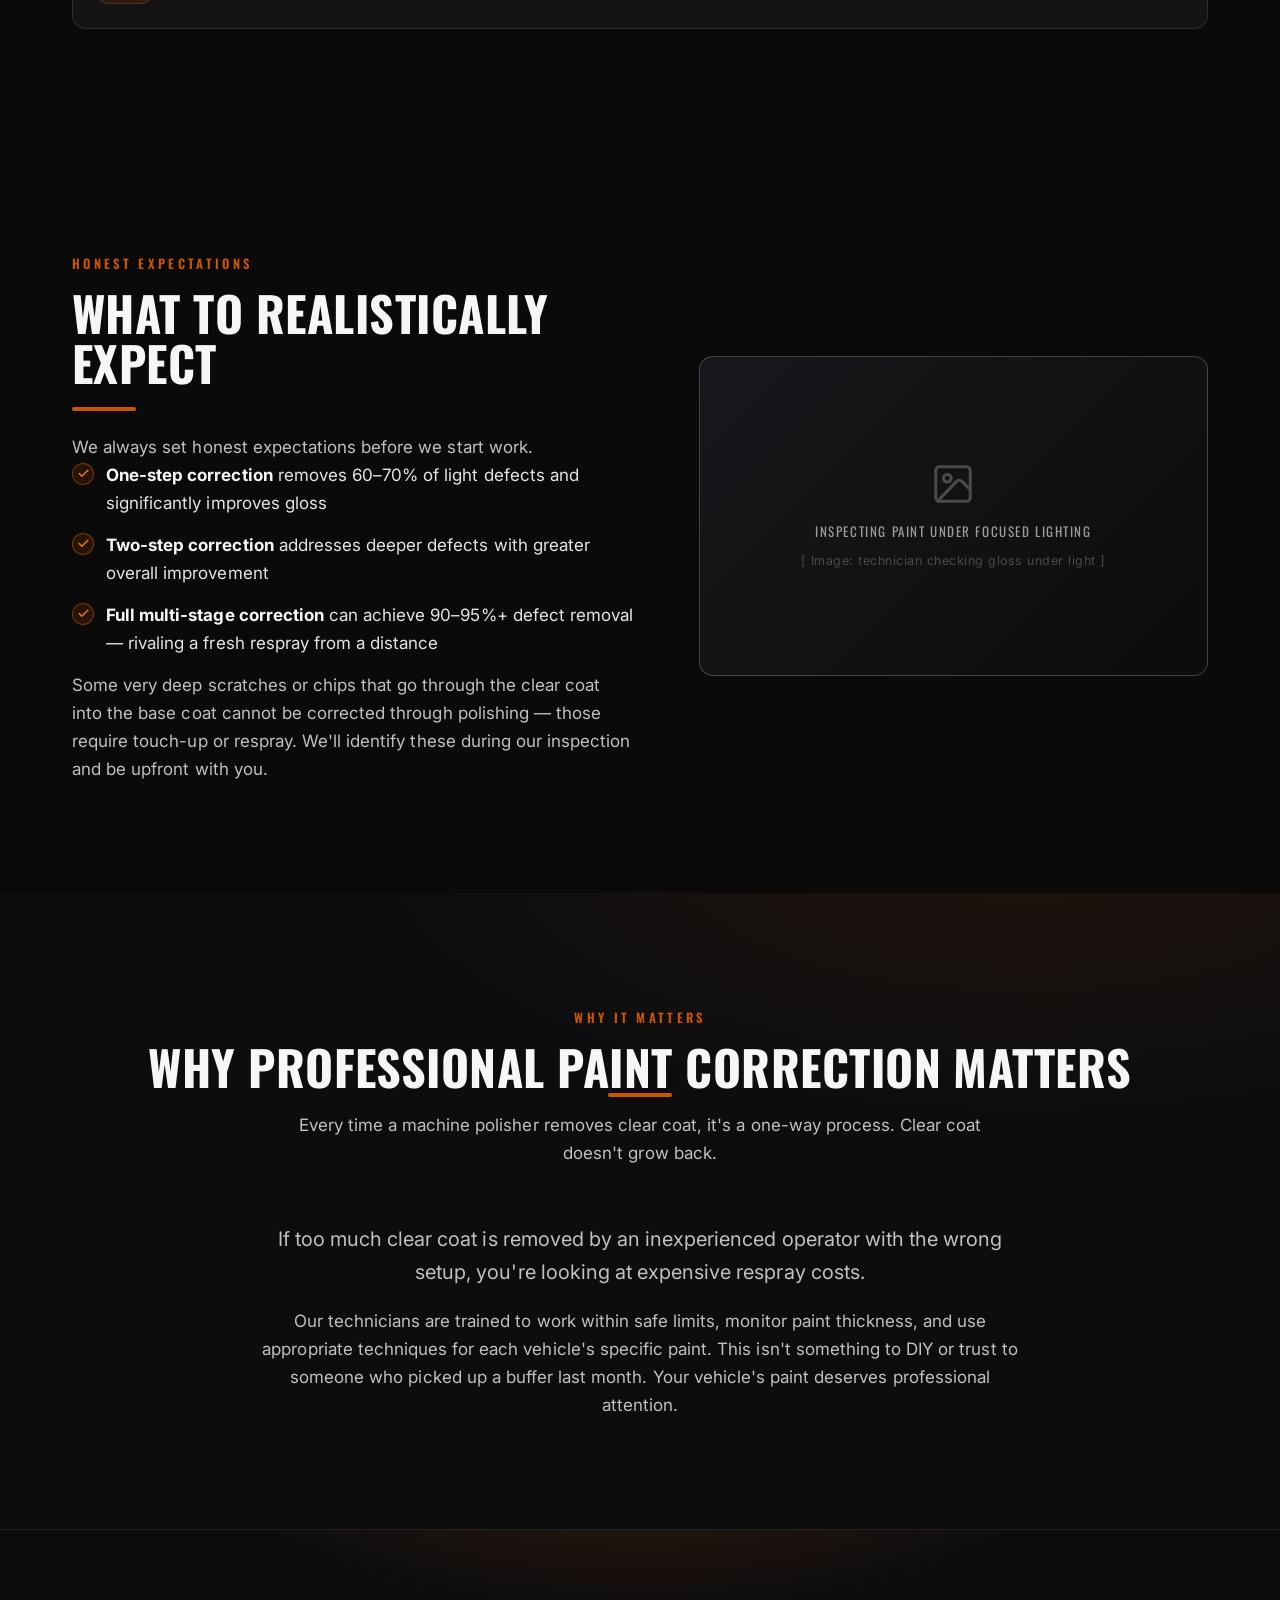
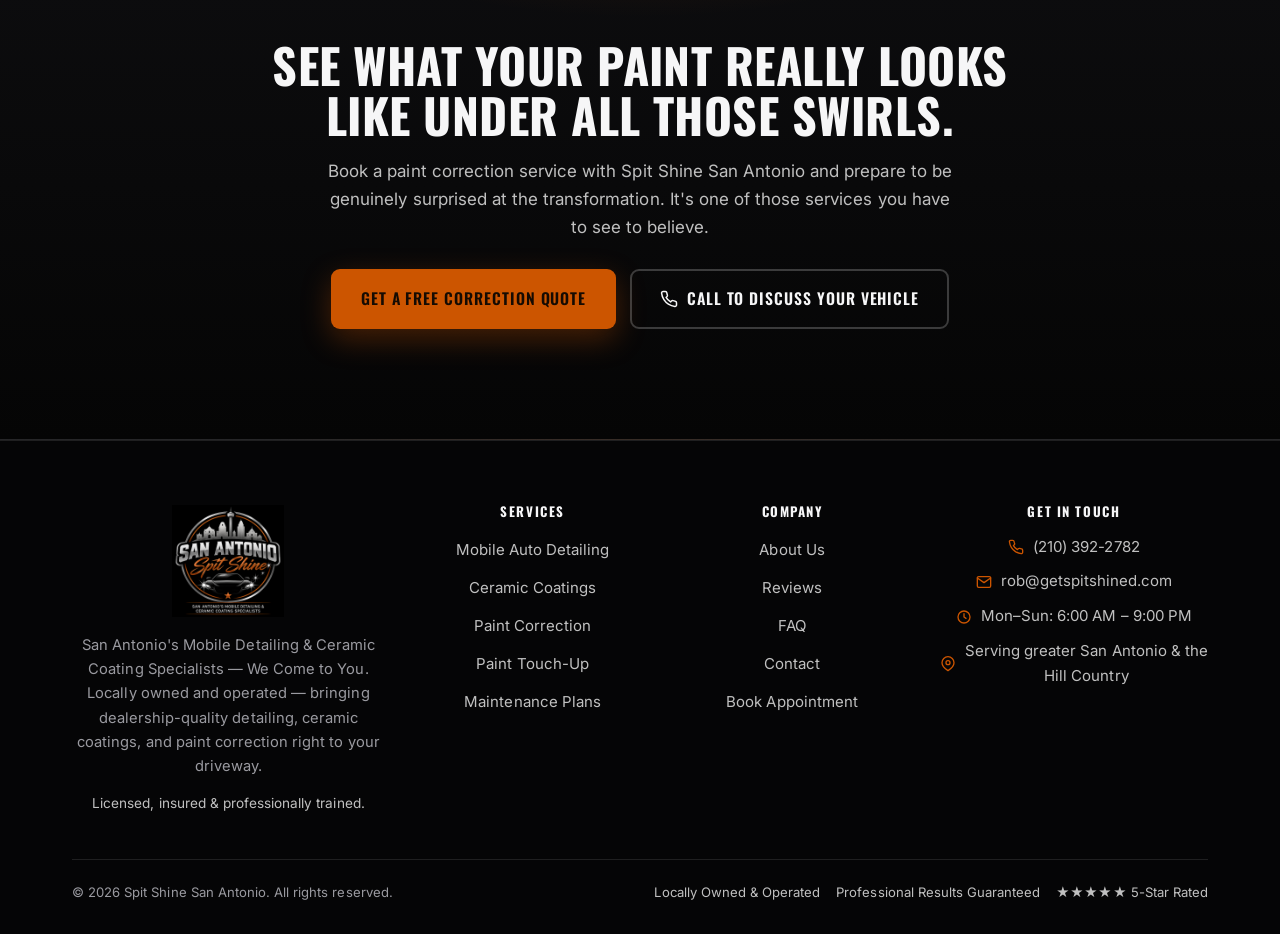
<file: paint-correction.html>
<!DOCTYPE html>
<html lang="en">
<head>
<meta charset="UTF-8">
<meta name="viewport" content="width=device-width, initial-scale=1">
<!-- Google tag (gtag.js) -->
<script async src="https://www.googletagmanager.com/gtag/js?id=G-JZCZXMXQDG"></script>
<script>
  window.dataLayer = window.dataLayer || [];
  function gtag(){dataLayer.push(arguments);}
  gtag('js', new Date());
  gtag('config', 'G-JZCZXMXQDG');
  gtag('config', 'G-442BBMRZZD');
</script>
<title>Paint Correction San Antonio TX | Swirl Removal & Paint Restoration | Spit Shine SA</title>
<meta name="description" content="Professional paint correction in San Antonio, TX. Remove swirl marks, scratches, water spots, and oxidation. Spit Shine SA restores your vehicle's paint to showroom clarity. Get a quote!">
<meta name="robots" content="index, follow, max-image-preview:large">
<link rel="canonical" href="https://getspitshined.com/paint-correction.html">
<meta name="google-site-verification" content="dT4FZpMWy8QvIBUkkUJdFKKe6Mr5CoMp9AwIVbbx6-E">
<meta name="theme-color" content="#0A0A0A">
<meta name="author" content="Spit Shine San Antonio">
<meta name="geo.region" content="US-TX">
<meta name="geo.placename" content="San Antonio, Texas">
<meta property="og:type" content="website">
<meta property="og:title" content="Paint Correction San Antonio TX | Swirl Removal & Paint Restoration | Spit Shine SA">
<meta property="og:description" content="Professional paint correction in San Antonio, TX. Remove swirl marks, scratches, water spots, and oxidation. Spit Shine SA restores your vehicle's paint to showroom clarity. Get a quote!">
<meta property="og:site_name" content="Spit Shine San Antonio">
<meta property="og:locale" content="en_US">
<meta property="og:url" content="https://getspitshined.com/paint-correction.html">
<meta property="og:image" content="https://getspitshined.com/assets/logo.png">
<meta property="og:image:width" content="512">
<meta property="og:image:height" content="512">
<meta property="og:image:alt" content="Spit Shine San Antonio logo">
<meta name="twitter:card" content="summary_large_image">
<meta name="twitter:title" content="Paint Correction San Antonio TX | Swirl Removal & Paint Restoration | Spit Shine SA">
<meta name="twitter:description" content="Professional paint correction in San Antonio, TX. Remove swirl marks, scratches, water spots, and oxidation. Spit Shine SA restores your vehicle's paint to showroom clarity. Get a quote!">
<meta name="twitter:image" content="https://getspitshined.com/assets/logo.png">
<link rel="icon" type="image/png" sizes="64x64" href="assets/favicon.png">
<link rel="apple-touch-icon" href="assets/logo.png">
<link rel="preconnect" href="https://fonts.googleapis.com">
<link rel="preconnect" href="https://fonts.gstatic.com" crossorigin>
<link href="https://fonts.googleapis.com/css2?family=Oswald:wght@500;600;700&family=Inter:wght@400;500;600;700&display=swap" rel="stylesheet">
<link rel="stylesheet" href="css/styles.css">
<script type="application/ld+json">{"@context": "https://schema.org", "@type": "AutoDetailing", "@id": "https://getspitshined.com/#business", "name": "Spit Shine San Antonio", "image": "https://getspitshined.com/assets/logo.png", "logo": "https://getspitshined.com/assets/logo.png", "url": "https://getspitshined.com", "telephone": "+12103922782", "email": "rob@getspitshined.com", "priceRange": "$$", "slogan": "San Antonio's Mobile Detailing & Ceramic Coating Specialists \u2014 We Come to You.", "description": "Locally owned mobile auto detailing, ceramic coating, and paint correction serving San Antonio, TX and surrounding areas. We come to you.", "address": {"@type": "PostalAddress", "addressLocality": "San Antonio", "addressRegion": "TX", "addressCountry": "US"}, "geo": {"@type": "GeoCoordinates", "latitude": 29.4241, "longitude": -98.4936}, "areaServed": [{"@type": "City", "name": "San Antonio"}, {"@type": "City", "name": "Boerne"}, {"@type": "City", "name": "New Braunfels"}, {"@type": "City", "name": "Schertz"}, {"@type": "City", "name": "Cibolo"}, {"@type": "City", "name": "Converse"}, {"@type": "City", "name": "Universal City"}, {"@type": "City", "name": "Helotes"}, {"@type": "City", "name": "Leon Valley"}, {"@type": "City", "name": "Alamo Heights"}, {"@type": "City", "name": "Stone Oak"}, {"@type": "City", "name": "Windcrest"}, {"@type": "City", "name": "Live Oak"}, {"@type": "City", "name": "Olmos Park"}], "openingHoursSpecification": [{"@type": "OpeningHoursSpecification", "dayOfWeek": ["Monday", "Tuesday", "Wednesday", "Thursday", "Friday", "Saturday", "Sunday"], "opens": "06:00", "closes": "21:00"}], "sameAs": [], "makesOffer": [{"@type": "Offer", "itemOffered": {"@type": "Service", "name": "Mobile Auto Detailing"}}, {"@type": "Offer", "itemOffered": {"@type": "Service", "name": "Ceramic Coating"}}, {"@type": "Offer", "itemOffered": {"@type": "Service", "name": "Paint Correction"}}, {"@type": "Offer", "itemOffered": {"@type": "Service", "name": "Paint Touch-Up"}}]}</script>
</head>
<body>
<a class="skip-link" href="#main" style="position:absolute;left:-9999px;top:0;background:var(--orange);color:#150b02;padding:10px 16px;z-index:200;border-radius:0 0 8px 0;" onfocus="this.style.left='0'" onblur="this.style.left='-9999px'">Skip to content</a>
<header class="site-header">
  <div class="container nav">
    <a class="brand" href="index.html" aria-label="Spit Shine San Antonio home">
      <img class="brand-logo brand-logo--nav" src="assets/logo.png" width="512" height="512"
           alt="San Antonio Spit Shine — Mobile Detailing &amp; Ceramic Coating Specialists"
           decoding="async">
    </a>
    <nav class="nav-links" aria-label="Primary"><a href="index.html">Home</a><a href="about.html">About</a><a href="services.html" class="active">Services</a><a href="reviews.html">Reviews</a><a href="faq.html">FAQ</a><a href="contact.html">Contact</a></nav>
    <div class="nav-cta">
      <a class="nav-phone" href="tel:+12103922782"><svg viewBox="0 0 24 24" fill="none" stroke="currentColor" stroke-width="2" stroke-linecap="round" stroke-linejoin="round"><path d="M22 16.92v3a2 2 0 0 1-2.18 2 19.79 19.79 0 0 1-8.63-3.07 19.5 19.5 0 0 1-6-6 19.79 19.79 0 0 1-3.07-8.67A2 2 0 0 1 4.11 2h3a2 2 0 0 1 2 1.72c.13.96.36 1.9.7 2.81a2 2 0 0 1-.45 2.11L8.09 9.91a16 16 0 0 0 6 6l1.27-1.27a2 2 0 0 1 2.11-.45c.91.34 1.85.57 2.81.7A2 2 0 0 1 22 16.92z"/></svg>(210) 392-2782</a>
      <a class="btn btn-primary" href="book.html">Book Now</a>
      <button class="nav-toggle" aria-label="Toggle menu" aria-expanded="false" aria-controls="primary-nav"><span></span></button>
    </div>
  </div>
</header>
<main id="main">
<section class="hero hero--page">
  <div class="hero-bg"></div>
  <div class="container"><div class="hero-inner reveal">
    <h1>Your Paint Isn't Ruined. <span class="accent">It Just Needs the Right Expert.</span></h1><p class="hero-sub">Professional paint correction in San Antonio — removing years of swirls, scratches, and dullness to reveal the vibrant, flawless paint underneath.</p><div class="btn-row"><a class="btn btn-primary" href="contact.html">Get a Free Paint Correction Quote</a><a class="btn btn-secondary" href="tel:+12103922782"><svg viewBox="0 0 24 24" fill="none" stroke="currentColor" stroke-width="2" stroke-linecap="round" stroke-linejoin="round"><path d="M22 16.92v3a2 2 0 0 1-2.18 2 19.79 19.79 0 0 1-8.63-3.07 19.5 19.5 0 0 1-6-6 19.79 19.79 0 0 1-3.07-8.67A2 2 0 0 1 4.11 2h3a2 2 0 0 1 2 1.72c.13.96.36 1.9.7 2.81a2 2 0 0 1-.45 2.11L8.09 9.91a16 16 0 0 0 6 6l1.27-1.27a2 2 0 0 1 2.11-.45c.91.34 1.85.57 2.81.7A2 2 0 0 1 22 16.92z"/></svg>Call Us Now</a></div>
  </div></div>
</section>
<section class="trustbar"><div class="container"><div class="trust-item"><svg viewBox="0 0 24 24" fill="none" stroke="currentColor" stroke-width="2" stroke-linecap="round" stroke-linejoin="round"><circle cx="12" cy="8" r="6"/><path d="M8.21 13.89 7 22l5-3 5 3-1.21-8.11"/></svg><span>Trusted by San Antonio Vehicle Owners</span></div><div class="trust-item"><svg viewBox="0 0 24 24" fill="none" stroke="currentColor" stroke-width="2" stroke-linecap="round" stroke-linejoin="round"><path d="M5 17H3v-5l2-5h14l2 5v5h-2"/><path d="M5 12h14"/><circle cx="7.5" cy="17" r="2"/><circle cx="16.5" cy="17" r="2"/></svg><span>Mobile Service Throughout Greater SA</span></div><div class="trust-item"><svg viewBox="0 0 24 24" fill="none" stroke="currentColor" stroke-width="2" stroke-linecap="round" stroke-linejoin="round"><path d="M12 22s8-4 8-10V5l-8-3-8 3v7c0 6 8 10 8 10z"/><polyline points="9 12 11 14 15 10"/></svg><span>Professional Results Guaranteed</span></div><div class="trust-item"><span class="stars">★★★★★ 5-Star Rated</span></div></div></section><section class="section"><div class="container"><div class="split">
          <div class="media reveal"><div class="ph"><svg viewBox="0 0 24 24" fill="none" stroke="currentColor" stroke-width="1.6" stroke-linecap="round" stroke-linejoin="round"><rect x="3" y="3" width="18" height="18" rx="2"/><circle cx="9" cy="9" r="2"/><path d="m21 15-4.35-4.35a2 2 0 0 0-2.83 0L4 21"/></svg>Before &amp; After Paint Correction<small>[ Image: dramatic split before/after — high-impact ]</small></div></div>
          <div class="body reveal">
            <span class="eyebrow">What Is Paint Correction?</span>
            <h2>Removing Defects at the Microscopic Level</h2>
            <div class="divider-orange" style="margin-bottom:22px"></div>
            <p>Paint correction uses professional dual-action or rotary machine polishers, combined with
            specialized cutting compounds and finishing polishes, to safely remove defects from your
            vehicle's clear coat.</p>
            <p>Most visible defects — swirl marks, fine scratches, water spots, and haze — live in the clear
            coat layer. Correction carefully removes a microscopic amount of clear coat to level the surface
            and eliminate those defects.</p>
            <p>This is not buffing your car with a $30 orbital from the hardware store. It's a skilled,
            time-intensive process that requires training, the right equipment, and years of experience to
            execute correctly and safely.</p>
          </div>
        </div></div></section><section class="section section--alt"><div class="container"><div class="section-head center reveal"><span class="eyebrow">Common Defects</span><h2>Paint Defects We Remove</h2><div class="divider-orange"></div></div>
        <div class="grid grid-3">
          <div class="card reveal"><div class="icon"><svg viewBox="0 0 24 24" fill="none" stroke="currentColor" stroke-width="2" stroke-linecap="round" stroke-linejoin="round"><path d="M12 3l1.9 4.6L18.5 9.5 13.9 11.4 12 16l-1.9-4.6L5.5 9.5l4.6-1.9L12 3z"/><path d="M19 14l.8 2 2 .8-2 .8-.8 2-.8-2-2-.8 2-.8.8-2z"/></svg></div><h3>Swirl Marks</h3><p>The most common defect — circular fine scratches from improper washing and automatic car washes. That spider-web effect in sunlight? Those are swirls.</p></div>
          <div class="card reveal"><div class="icon"><svg viewBox="0 0 24 24" fill="none" stroke="currentColor" stroke-width="2" stroke-linecap="round" stroke-linejoin="round"><path d="M12 2.5C12 2.5 5 9 5 14a7 7 0 0 0 14 0c0-5-7-11.5-7-11.5z"/><path d="M9 14a3 3 0 0 0 3 3"/></svg></div><h3>Water Spots</h3><p>Mineral deposits left when water evaporates on your paint. Over time they etch into the clear coat. San Antonio's hard water makes this especially common.</p></div>
          <div class="card reveal"><div class="icon"><svg viewBox="0 0 24 24" fill="none" stroke="currentColor" stroke-width="2" stroke-linecap="round" stroke-linejoin="round"><path d="M9.06 11.9 3.6 17.36a2.05 2.05 0 1 0 3 2.78c.38-.4.6-.92.62-1.47l5.4-5.4"/><path d="m14 6 4 4"/><path d="M21.5 3.5a2.12 2.12 0 0 0-3 0L9 13l2 2 9.5-9.5a2.12 2.12 0 0 0 0-3z"/></svg></div><h3>Light &amp; Medium Scratches</h3><p>Scratches from fingernails, keys, or twigs can often be fully or partially corrected, depending on depth.</p></div>
          <div class="card reveal"><div class="icon"><svg viewBox="0 0 24 24" fill="none" stroke="currentColor" stroke-width="2" stroke-linecap="round" stroke-linejoin="round"><circle cx="12" cy="8" r="6"/><path d="M8.21 13.89 7 22l5-3 5 3-1.21-8.11"/></svg></div><h3>Oxidation &amp; Paint Fade</h3><p>UV exposure breaks down the clear coat, leaving paint dull and chalky. Correction removes the damaged outer layer to reveal healthier paint.</p></div>
          <div class="card reveal"><div class="icon"><svg viewBox="0 0 24 24" fill="none" stroke="currentColor" stroke-width="2" stroke-linecap="round" stroke-linejoin="round"><path d="M12 22s8-4 8-10V5l-8-3-8 3v7c0 6 8 10 8 10z"/><polyline points="9 12 11 14 15 10"/></svg></div><h3>Buffer Trails &amp; Holograms</h3><p>Improper machine polishing leaves its own defects. A skilled specialist can remove these as well.</p></div>
          <div class="card reveal"><div class="icon"><svg viewBox="0 0 24 24" fill="none" stroke="currentColor" stroke-width="2" stroke-linecap="round" stroke-linejoin="round"><path d="M11 20A7 7 0 0 1 4 13c0-5 4-9 16-9 0 9-4 16-9 16z"/><path d="M4 20c4-3 6-6 7-9"/></svg></div><h3>Light Etching</h3><p>Bird droppings, sap, and road chemicals can etch the clear coat. Depending on depth, light etching can be corrected.</p></div>
        </div></div></section><section class="section section--panel"><div class="container"><div class="section-head center reveal"><span class="eyebrow">Our Process</span><h2>Our Multi-Stage Correction Process</h2><div class="divider-orange"></div></div>
        <div class="steps"><div class="step reveal"><div class="num"></div><div><h3>Wash &amp; Decontamination</h3><p>The vehicle is hand washed, clay barred, and chemically decontaminated. Polishing over contamination creates additional defects.</p></div></div><div class="step reveal"><div class="num"></div><div><h3>Paint Thickness Assessment</h3><p>We use a paint depth gauge to measure clear coat thickness at multiple points, ensuring safe margin to work with.</p></div></div><div class="step reveal"><div class="num"></div><div><h3>Test Spot</h3><p>We perform a test spot on a less-visible panel to find the optimal machine, pad, and compound for your specific paint.</p></div></div><div class="step reveal"><div class="num"></div><div><h3>Machine Polishing</h3><p>Working panel by panel: cutting stages remove defects, finishing stages refine the surface. Each panel is inspected under focused lighting.</p></div></div><div class="step reveal"><div class="num"></div><div><h3>Final Inspection</h3><p>A full walk-around under professional inspection lights verifies defect removal and surface quality.</p></div></div><div class="step reveal"><div class="num"></div><div><h3>Panel Wipe</h3><p>The vehicle is wiped with IPA solution to remove polish oils and prepare for any protective coating, wax, or sealant.</p></div></div></div></div></section><section class="section"><div class="container"><div class="split reverse">
          <div class="media reveal"><div class="ph"><svg viewBox="0 0 24 24" fill="none" stroke="currentColor" stroke-width="1.6" stroke-linecap="round" stroke-linejoin="round"><rect x="3" y="3" width="18" height="18" rx="2"/><circle cx="9" cy="9" r="2"/><path d="m21 15-4.35-4.35a2 2 0 0 0-2.83 0L4 21"/></svg>Inspecting Paint Under Focused Lighting<small>[ Image: technician checking gloss under light ]</small></div></div>
          <div class="body reveal">
            <span class="eyebrow">Honest Expectations</span>
            <h2>What to Realistically Expect</h2>
            <div class="divider-orange" style="margin-bottom:22px"></div>
            <p>We always set honest expectations before we start work.</p>
            <ul class="checklist"><li><strong>One-step correction</strong> removes 60–70% of light defects and significantly improves gloss</li><li><strong>Two-step correction</strong> addresses deeper defects with greater overall improvement</li><li><strong>Full multi-stage correction</strong> can achieve 90–95%+ defect removal — rivaling a fresh respray from a distance</li></ul>
            <p>Some very deep scratches or chips that go through the clear coat into the base coat cannot be
            corrected through polishing — those require touch-up or respray. We'll identify these during our
            inspection and be upfront with you.</p>
          </div>
        </div></div></section><section class="section section--alt"><div class="container"><div class="section-head center reveal"><span class="eyebrow">Why It Matters</span><h2>Why Professional Paint Correction Matters</h2><div class="divider-orange"></div><p>Every time a machine polisher removes clear coat, it's a one-way process. Clear coat doesn't grow back.</p></div>
        <div style="max-width:760px;margin:0 auto;text-align:center">
          <p class="lead">If too much clear coat is removed by an inexperienced operator with the wrong setup,
          you're looking at expensive respray costs.</p>
          <p style="margin-top:18px;color:var(--silver)">Our technicians are trained to work within safe
          limits, monitor paint thickness, and use appropriate techniques for each vehicle's specific paint.
          This isn't something to DIY or trust to someone who picked up a buffer last month. Your vehicle's
          paint deserves professional attention.</p>
        </div></div></section><section class="section cta-band">
  <div class="container reveal">
    <h2>See What Your Paint Really Looks Like Under All Those Swirls.</h2><p>Book a paint correction service with Spit Shine San Antonio and prepare to be genuinely surprised at the transformation. It's one of those services you have to see to believe.</p>
    <div class="btn-row"><a class="btn btn-primary" href="contact.html">Get a Free Correction Quote</a><a class="btn btn-secondary" href="tel:+12103922782"><svg viewBox="0 0 24 24" fill="none" stroke="currentColor" stroke-width="2" stroke-linecap="round" stroke-linejoin="round"><path d="M22 16.92v3a2 2 0 0 1-2.18 2 19.79 19.79 0 0 1-8.63-3.07 19.5 19.5 0 0 1-6-6 19.79 19.79 0 0 1-3.07-8.67A2 2 0 0 1 4.11 2h3a2 2 0 0 1 2 1.72c.13.96.36 1.9.7 2.81a2 2 0 0 1-.45 2.11L8.09 9.91a16 16 0 0 0 6 6l1.27-1.27a2 2 0 0 1 2.11-.45c.91.34 1.85.57 2.81.7A2 2 0 0 1 22 16.92z"/></svg>Call to Discuss Your Vehicle</a></div>
  </div></section>
</main>
<footer class="site-footer">
  <div class="container">
    <div class="footer-grid">
      <div class="footer-about">
        <a class="brand" href="index.html">
          <img class="brand-logo brand-logo--footer" src="assets/logo.png" width="512" height="512"
               alt="San Antonio Spit Shine — Mobile Detailing &amp; Ceramic Coating Specialists"
               loading="lazy" decoding="async"></a>
        <p>San Antonio's Mobile Detailing & Ceramic Coating Specialists — We Come to You. Locally owned and operated — bringing dealership-quality
        detailing, ceramic coatings, and paint correction right to your driveway.</p>
        <p style="margin-top:14px;color:var(--silver);font-size:.85rem">Licensed, insured &amp; professionally trained.</p>
      </div>
      <div class="footer-col"><h4>Services</h4><ul><li><a href="services.html">Mobile Auto Detailing</a></li><li><a href="ceramic-coatings.html">Ceramic Coatings</a></li><li><a href="paint-correction.html">Paint Correction</a></li><li><a href="services.html#touchup">Paint Touch-Up</a></li><li><a href="services.html#maintenance">Maintenance Plans</a></li></ul></div>
      <div class="footer-col"><h4>Company</h4><ul><li><a href="about.html">About Us</a></li><li><a href="reviews.html">Reviews</a></li><li><a href="faq.html">FAQ</a></li><li><a href="contact.html">Contact</a></li><li><a href="book.html">Book Appointment</a></li></ul></div>
      <div class="footer-col footer-contact">
        <h4>Get In Touch</h4>
        <a href="tel:+12103922782"><svg viewBox="0 0 24 24" fill="none" stroke="currentColor" stroke-width="2" stroke-linecap="round" stroke-linejoin="round"><path d="M22 16.92v3a2 2 0 0 1-2.18 2 19.79 19.79 0 0 1-8.63-3.07 19.5 19.5 0 0 1-6-6 19.79 19.79 0 0 1-3.07-8.67A2 2 0 0 1 4.11 2h3a2 2 0 0 1 2 1.72c.13.96.36 1.9.7 2.81a2 2 0 0 1-.45 2.11L8.09 9.91a16 16 0 0 0 6 6l1.27-1.27a2 2 0 0 1 2.11-.45c.91.34 1.85.57 2.81.7A2 2 0 0 1 22 16.92z"/></svg>(210) 392-2782</a>
        <a href="mailto:rob@getspitshined.com"><svg viewBox="0 0 24 24" fill="none" stroke="currentColor" stroke-width="2" stroke-linecap="round" stroke-linejoin="round"><rect x="2" y="4" width="20" height="16" rx="2"/><path d="m22 6-10 7L2 6"/></svg>rob@getspitshined.com</a>
        <p><svg viewBox="0 0 24 24" fill="none" stroke="currentColor" stroke-width="2" stroke-linecap="round" stroke-linejoin="round"><circle cx="12" cy="12" r="9"/><polyline points="12 7 12 12 15 14"/></svg>Mon–Sun: 6:00 AM – 9:00 PM</p>
        <p><svg viewBox="0 0 24 24" fill="none" stroke="currentColor" stroke-width="2" stroke-linecap="round" stroke-linejoin="round"><path d="M21 10c0 6-9 12-9 12s-9-6-9-12a9 9 0 0 1 18 0z"/><circle cx="12" cy="10" r="3"/></svg>Serving greater San Antonio &amp; the Hill Country</p>
        
      </div>
    </div>
    <div class="footer-bottom">
      <span>&copy; <span data-year>2026</span> Spit Shine San Antonio. All rights reserved.</span>
      <span class="badges">
        <span>Locally Owned &amp; Operated</span>
        <span>Professional Results Guaranteed</span>
        <span>★★★★★ 5-Star Rated</span>
      </span>
    </div>
  </div>
</footer>
<div class="mobile-cta">
  <a class="m-call" href="tel:+12103922782"><svg viewBox="0 0 24 24" fill="none" stroke="currentColor" stroke-width="2" stroke-linecap="round" stroke-linejoin="round"><path d="M22 16.92v3a2 2 0 0 1-2.18 2 19.79 19.79 0 0 1-8.63-3.07 19.5 19.5 0 0 1-6-6 19.79 19.79 0 0 1-3.07-8.67A2 2 0 0 1 4.11 2h3a2 2 0 0 1 2 1.72c.13.96.36 1.9.7 2.81a2 2 0 0 1-.45 2.11L8.09 9.91a16 16 0 0 0 6 6l1.27-1.27a2 2 0 0 1 2.11-.45c.91.34 1.85.57 2.81.7A2 2 0 0 1 22 16.92z"/></svg> Call</a>
  <a class="m-quote" href="contact.html"><svg viewBox="0 0 24 24" fill="none" stroke="currentColor" stroke-width="2" stroke-linecap="round" stroke-linejoin="round"><rect x="3" y="4" width="18" height="18" rx="2"/><line x1="16" y1="2" x2="16" y2="6"/><line x1="8" y1="2" x2="8" y2="6"/><line x1="3" y1="10" x2="21" y2="10"/></svg> Free Quote</a>
</div>
<script src="js/main.js" defer></script>
</body>
</html>
</file>
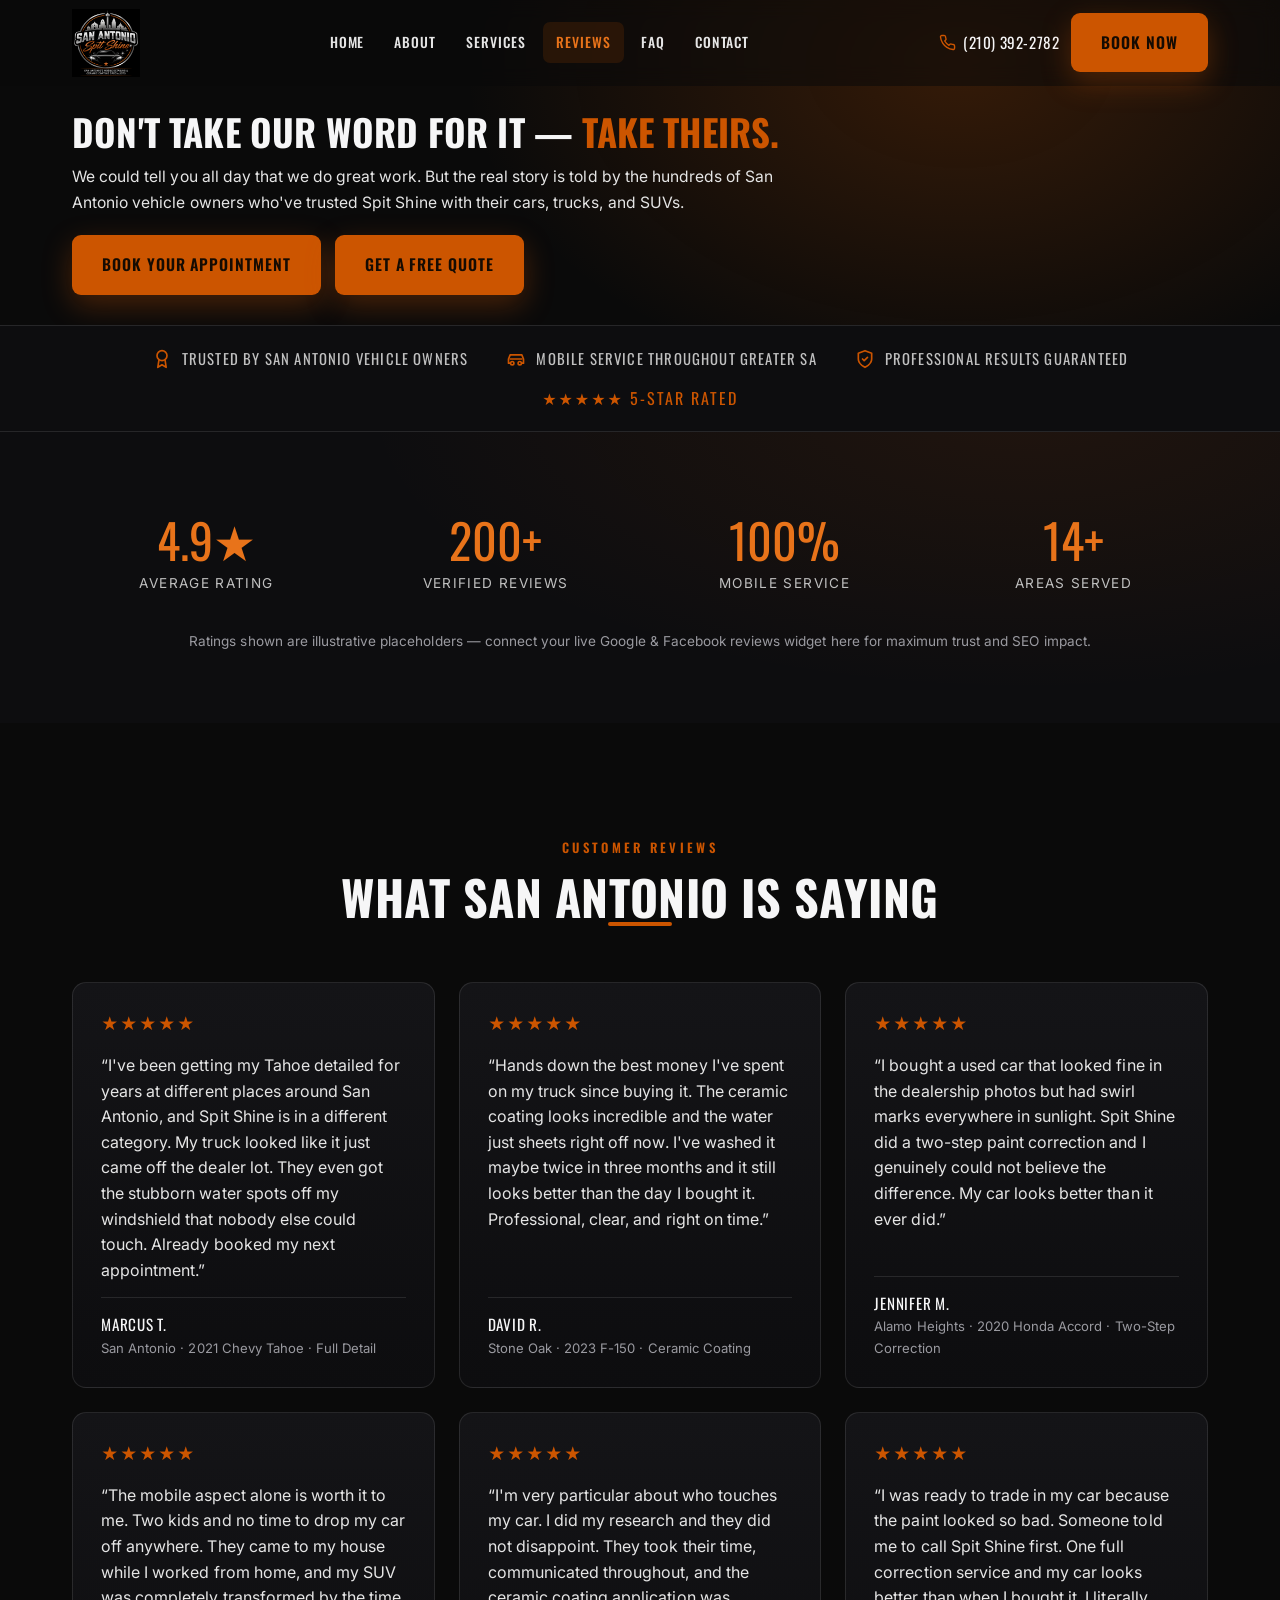
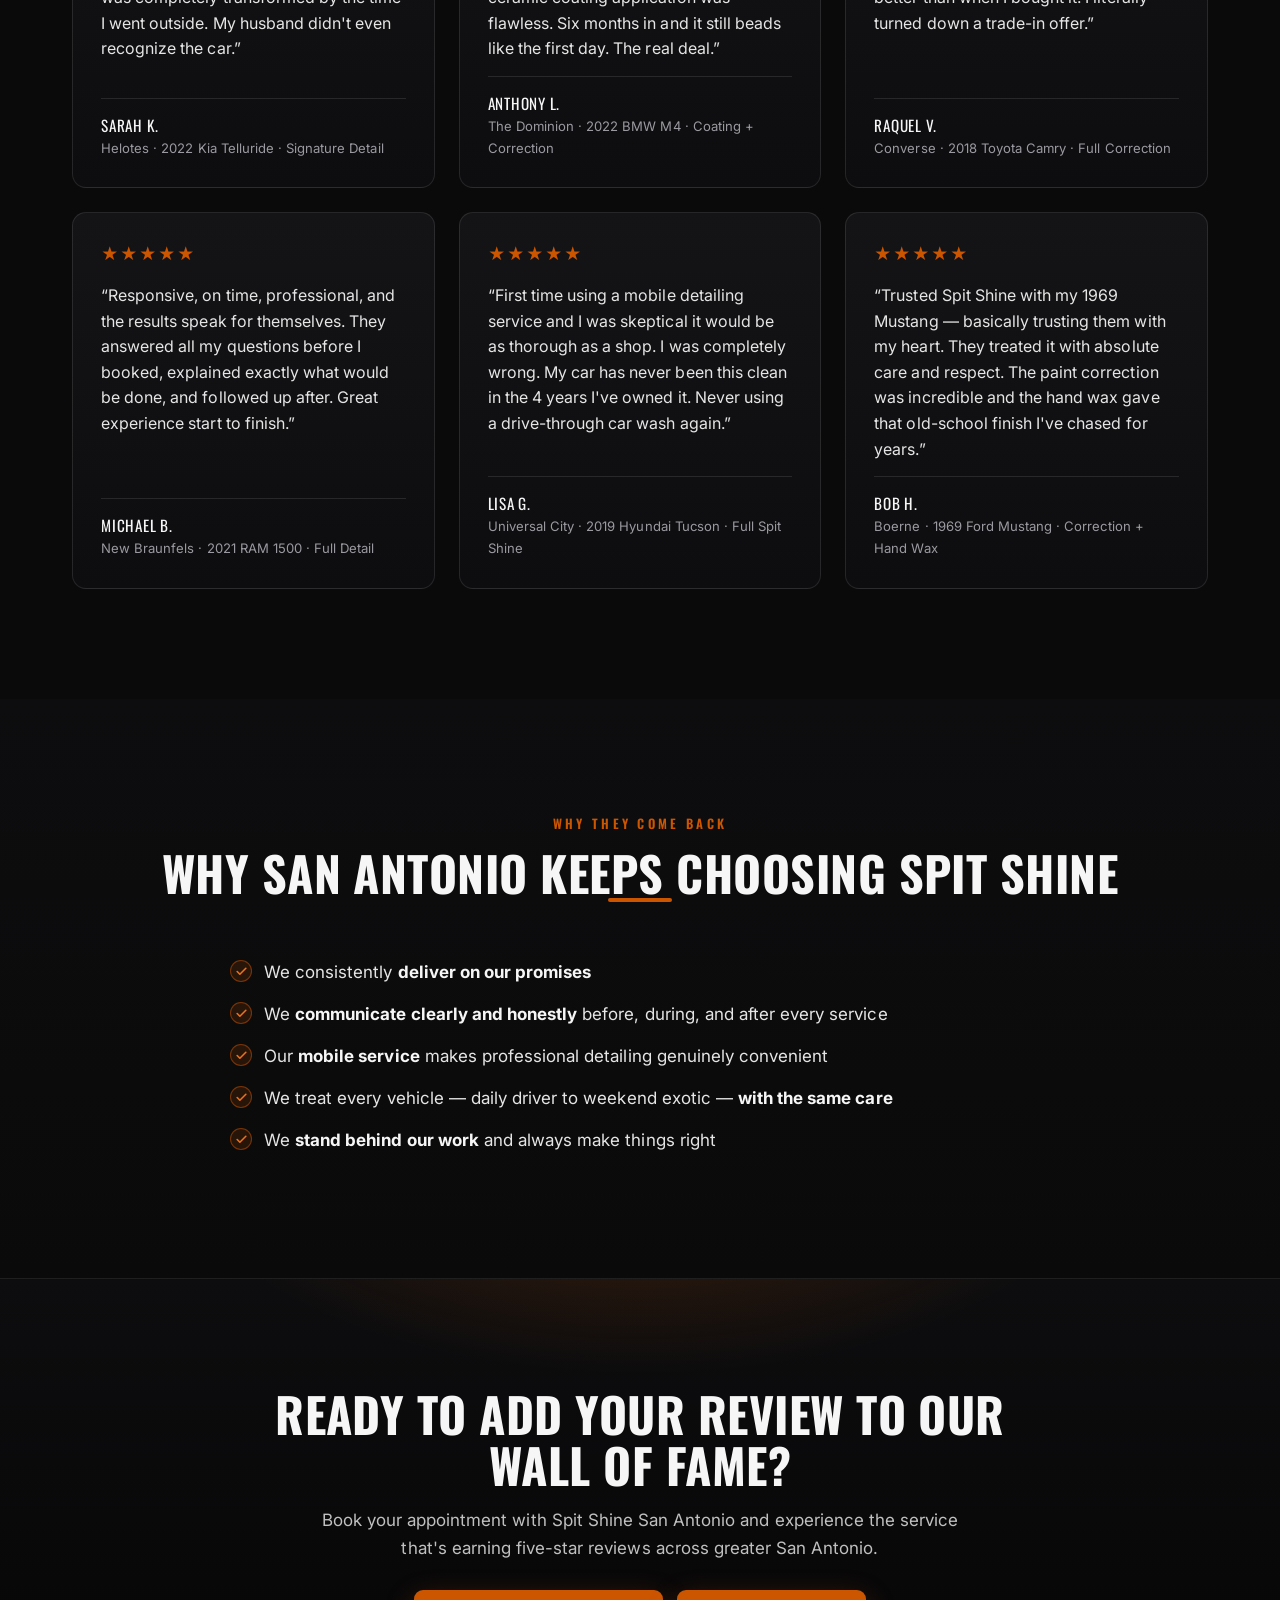
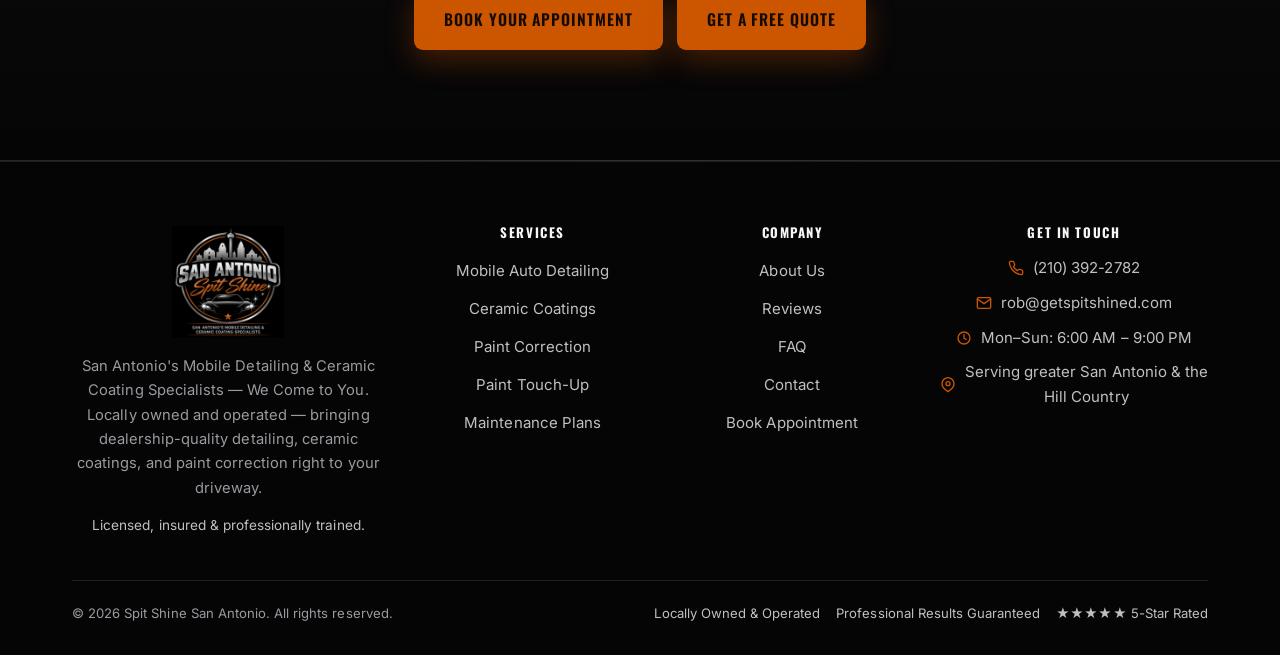
<file: reviews.html>
<!DOCTYPE html>
<html lang="en">
<head>
<meta charset="UTF-8">
<meta name="viewport" content="width=device-width, initial-scale=1">
<!-- Google tag (gtag.js) -->
<script async src="https://www.googletagmanager.com/gtag/js?id=G-JZCZXMXQDG"></script>
<script>
  window.dataLayer = window.dataLayer || [];
  function gtag(){dataLayer.push(arguments);}
  gtag('js', new Date());
  gtag('config', 'G-JZCZXMXQDG');
  gtag('config', 'G-442BBMRZZD');
</script>
<title>Customer Reviews | Spit Shine San Antonio Mobile Detailing & Ceramic Coating</title>
<meta name="description" content="See what San Antonio vehicle owners are saying about Spit Shine San Antonio. Real reviews from real customers who trust us with their cars, trucks, and SUVs.">
<meta name="robots" content="index, follow, max-image-preview:large">
<link rel="canonical" href="https://getspitshined.com/reviews.html">
<meta name="google-site-verification" content="dT4FZpMWy8QvIBUkkUJdFKKe6Mr5CoMp9AwIVbbx6-E">
<meta name="theme-color" content="#0A0A0A">
<meta name="author" content="Spit Shine San Antonio">
<meta name="geo.region" content="US-TX">
<meta name="geo.placename" content="San Antonio, Texas">
<meta property="og:type" content="website">
<meta property="og:title" content="Customer Reviews | Spit Shine San Antonio Mobile Detailing & Ceramic Coating">
<meta property="og:description" content="See what San Antonio vehicle owners are saying about Spit Shine San Antonio. Real reviews from real customers who trust us with their cars, trucks, and SUVs.">
<meta property="og:site_name" content="Spit Shine San Antonio">
<meta property="og:locale" content="en_US">
<meta property="og:url" content="https://getspitshined.com/reviews.html">
<meta property="og:image" content="https://getspitshined.com/assets/logo.png">
<meta property="og:image:width" content="512">
<meta property="og:image:height" content="512">
<meta property="og:image:alt" content="Spit Shine San Antonio logo">
<meta name="twitter:card" content="summary_large_image">
<meta name="twitter:title" content="Customer Reviews | Spit Shine San Antonio Mobile Detailing & Ceramic Coating">
<meta name="twitter:description" content="See what San Antonio vehicle owners are saying about Spit Shine San Antonio. Real reviews from real customers who trust us with their cars, trucks, and SUVs.">
<meta name="twitter:image" content="https://getspitshined.com/assets/logo.png">
<link rel="icon" type="image/png" sizes="64x64" href="assets/favicon.png">
<link rel="apple-touch-icon" href="assets/logo.png">
<link rel="preconnect" href="https://fonts.googleapis.com">
<link rel="preconnect" href="https://fonts.gstatic.com" crossorigin>
<link href="https://fonts.googleapis.com/css2?family=Oswald:wght@500;600;700&family=Inter:wght@400;500;600;700&display=swap" rel="stylesheet">
<link rel="stylesheet" href="css/styles.css">
<script type="application/ld+json">{"@context": "https://schema.org", "@type": "AutoDetailing", "@id": "https://getspitshined.com/#business", "name": "Spit Shine San Antonio", "image": "https://getspitshined.com/assets/logo.png", "logo": "https://getspitshined.com/assets/logo.png", "url": "https://getspitshined.com", "telephone": "+12103922782", "email": "rob@getspitshined.com", "priceRange": "$$", "slogan": "San Antonio's Mobile Detailing & Ceramic Coating Specialists \u2014 We Come to You.", "description": "Locally owned mobile auto detailing, ceramic coating, and paint correction serving San Antonio, TX and surrounding areas. We come to you.", "address": {"@type": "PostalAddress", "addressLocality": "San Antonio", "addressRegion": "TX", "addressCountry": "US"}, "geo": {"@type": "GeoCoordinates", "latitude": 29.4241, "longitude": -98.4936}, "areaServed": [{"@type": "City", "name": "San Antonio"}, {"@type": "City", "name": "Boerne"}, {"@type": "City", "name": "New Braunfels"}, {"@type": "City", "name": "Schertz"}, {"@type": "City", "name": "Cibolo"}, {"@type": "City", "name": "Converse"}, {"@type": "City", "name": "Universal City"}, {"@type": "City", "name": "Helotes"}, {"@type": "City", "name": "Leon Valley"}, {"@type": "City", "name": "Alamo Heights"}, {"@type": "City", "name": "Stone Oak"}, {"@type": "City", "name": "Windcrest"}, {"@type": "City", "name": "Live Oak"}, {"@type": "City", "name": "Olmos Park"}], "openingHoursSpecification": [{"@type": "OpeningHoursSpecification", "dayOfWeek": ["Monday", "Tuesday", "Wednesday", "Thursday", "Friday", "Saturday", "Sunday"], "opens": "06:00", "closes": "21:00"}], "sameAs": [], "makesOffer": [{"@type": "Offer", "itemOffered": {"@type": "Service", "name": "Mobile Auto Detailing"}}, {"@type": "Offer", "itemOffered": {"@type": "Service", "name": "Ceramic Coating"}}, {"@type": "Offer", "itemOffered": {"@type": "Service", "name": "Paint Correction"}}, {"@type": "Offer", "itemOffered": {"@type": "Service", "name": "Paint Touch-Up"}}]}</script>
</head>
<body>
<a class="skip-link" href="#main" style="position:absolute;left:-9999px;top:0;background:var(--orange);color:#150b02;padding:10px 16px;z-index:200;border-radius:0 0 8px 0;" onfocus="this.style.left='0'" onblur="this.style.left='-9999px'">Skip to content</a>
<header class="site-header">
  <div class="container nav">
    <a class="brand" href="index.html" aria-label="Spit Shine San Antonio home">
      <img class="brand-logo brand-logo--nav" src="assets/logo.png" width="512" height="512"
           alt="San Antonio Spit Shine — Mobile Detailing &amp; Ceramic Coating Specialists"
           decoding="async">
    </a>
    <nav class="nav-links" aria-label="Primary"><a href="index.html">Home</a><a href="about.html">About</a><a href="services.html">Services</a><a href="reviews.html" class="active">Reviews</a><a href="faq.html">FAQ</a><a href="contact.html">Contact</a></nav>
    <div class="nav-cta">
      <a class="nav-phone" href="tel:+12103922782"><svg viewBox="0 0 24 24" fill="none" stroke="currentColor" stroke-width="2" stroke-linecap="round" stroke-linejoin="round"><path d="M22 16.92v3a2 2 0 0 1-2.18 2 19.79 19.79 0 0 1-8.63-3.07 19.5 19.5 0 0 1-6-6 19.79 19.79 0 0 1-3.07-8.67A2 2 0 0 1 4.11 2h3a2 2 0 0 1 2 1.72c.13.96.36 1.9.7 2.81a2 2 0 0 1-.45 2.11L8.09 9.91a16 16 0 0 0 6 6l1.27-1.27a2 2 0 0 1 2.11-.45c.91.34 1.85.57 2.81.7A2 2 0 0 1 22 16.92z"/></svg>(210) 392-2782</a>
      <a class="btn btn-primary" href="book.html">Book Now</a>
      <button class="nav-toggle" aria-label="Toggle menu" aria-expanded="false" aria-controls="primary-nav"><span></span></button>
    </div>
  </div>
</header>
<main id="main">
<section class="hero hero--page">
  <div class="hero-bg"></div>
  <div class="container"><div class="hero-inner reveal">
    <h1>Don't Take Our Word for It — <span class="accent">Take Theirs.</span></h1><p class="hero-sub">We could tell you all day that we do great work. But the real story is told by the hundreds of San Antonio vehicle owners who've trusted Spit Shine with their cars, trucks, and SUVs.</p><div class="btn-row"><a class="btn btn-primary" href="book.html">Book Your Appointment</a><a class="btn btn-primary" href="contact.html">Get a Free Quote</a></div>
  </div></div>
</section>
<section class="trustbar"><div class="container"><div class="trust-item"><svg viewBox="0 0 24 24" fill="none" stroke="currentColor" stroke-width="2" stroke-linecap="round" stroke-linejoin="round"><circle cx="12" cy="8" r="6"/><path d="M8.21 13.89 7 22l5-3 5 3-1.21-8.11"/></svg><span>Trusted by San Antonio Vehicle Owners</span></div><div class="trust-item"><svg viewBox="0 0 24 24" fill="none" stroke="currentColor" stroke-width="2" stroke-linecap="round" stroke-linejoin="round"><path d="M5 17H3v-5l2-5h14l2 5v5h-2"/><path d="M5 12h14"/><circle cx="7.5" cy="17" r="2"/><circle cx="16.5" cy="17" r="2"/></svg><span>Mobile Service Throughout Greater SA</span></div><div class="trust-item"><svg viewBox="0 0 24 24" fill="none" stroke="currentColor" stroke-width="2" stroke-linecap="round" stroke-linejoin="round"><path d="M12 22s8-4 8-10V5l-8-3-8 3v7c0 6 8 10 8 10z"/><polyline points="9 12 11 14 15 10"/></svg><span>Professional Results Guaranteed</span></div><div class="trust-item"><span class="stars">★★★★★ 5-Star Rated</span></div></div></section><section class="section section--tight section--alt"><div class="container">
      <div class="stats reveal">
        <div class="stat"><div class="n">4.9★</div><div class="l">Average Rating</div></div>
        <div class="stat"><div class="n">200+</div><div class="l">Verified Reviews</div></div>
        <div class="stat"><div class="n">100%</div><div class="l">Mobile Service</div></div>
        <div class="stat"><div class="n">14+</div><div class="l">Areas Served</div></div>
      </div>
      <p class="center" style="margin-top:22px;color:var(--muted);font-size:.85rem">
      Ratings shown are illustrative placeholders — connect your live Google &amp; Facebook reviews widget here for maximum trust and SEO impact.</p>
    </div></section><section class="section"><div class="container"><div class="section-head center reveal"><span class="eyebrow">Customer Reviews</span><h2>What San Antonio Is Saying</h2><div class="divider-orange"></div></div>
        <div class="grid grid-3"><div class="review reveal"><span class="stars" aria-label="5 out of 5 stars">★★★★★</span><blockquote>“I've been getting my Tahoe detailed for years at different places around San Antonio, and Spit Shine is in a different category. My truck looked like it just came off the dealer lot. They even got the stubborn water spots off my windshield that nobody else could touch. Already booked my next appointment.”</blockquote><div class="who"><div class="name">Marcus T.</div><div class="meta">San Antonio · 2021 Chevy Tahoe · Full Detail</div></div></div><div class="review reveal"><span class="stars" aria-label="5 out of 5 stars">★★★★★</span><blockquote>“Hands down the best money I've spent on my truck since buying it. The ceramic coating looks incredible and the water just sheets right off now. I've washed it maybe twice in three months and it still looks better than the day I bought it. Professional, clear, and right on time.”</blockquote><div class="who"><div class="name">David R.</div><div class="meta">Stone Oak · 2023 F-150 · Ceramic Coating</div></div></div><div class="review reveal"><span class="stars" aria-label="5 out of 5 stars">★★★★★</span><blockquote>“I bought a used car that looked fine in the dealership photos but had swirl marks everywhere in sunlight. Spit Shine did a two-step paint correction and I genuinely could not believe the difference. My car looks better than it ever did.”</blockquote><div class="who"><div class="name">Jennifer M.</div><div class="meta">Alamo Heights · 2020 Honda Accord · Two-Step Correction</div></div></div><div class="review reveal"><span class="stars" aria-label="5 out of 5 stars">★★★★★</span><blockquote>“The mobile aspect alone is worth it to me. Two kids and no time to drop my car off anywhere. They came to my house while I worked from home, and my SUV was completely transformed by the time I went outside. My husband didn't even recognize the car.”</blockquote><div class="who"><div class="name">Sarah K.</div><div class="meta">Helotes · 2022 Kia Telluride · Signature Detail</div></div></div><div class="review reveal"><span class="stars" aria-label="5 out of 5 stars">★★★★★</span><blockquote>“I'm very particular about who touches my car. I did my research and they did not disappoint. They took their time, communicated throughout, and the ceramic coating application was flawless. Six months in and it still beads like the first day. The real deal.”</blockquote><div class="who"><div class="name">Anthony L.</div><div class="meta">The Dominion · 2022 BMW M4 · Coating + Correction</div></div></div><div class="review reveal"><span class="stars" aria-label="5 out of 5 stars">★★★★★</span><blockquote>“I was ready to trade in my car because the paint looked so bad. Someone told me to call Spit Shine first. One full correction service and my car looks better than when I bought it. I literally turned down a trade-in offer.”</blockquote><div class="who"><div class="name">Raquel V.</div><div class="meta">Converse · 2018 Toyota Camry · Full Correction</div></div></div><div class="review reveal"><span class="stars" aria-label="5 out of 5 stars">★★★★★</span><blockquote>“Responsive, on time, professional, and the results speak for themselves. They answered all my questions before I booked, explained exactly what would be done, and followed up after. Great experience start to finish.”</blockquote><div class="who"><div class="name">Michael B.</div><div class="meta">New Braunfels · 2021 RAM 1500 · Full Detail</div></div></div><div class="review reveal"><span class="stars" aria-label="5 out of 5 stars">★★★★★</span><blockquote>“First time using a mobile detailing service and I was skeptical it would be as thorough as a shop. I was completely wrong. My car has never been this clean in the 4 years I've owned it. Never using a drive-through car wash again.”</blockquote><div class="who"><div class="name">Lisa G.</div><div class="meta">Universal City · 2019 Hyundai Tucson · Full Spit Shine</div></div></div><div class="review reveal"><span class="stars" aria-label="5 out of 5 stars">★★★★★</span><blockquote>“Trusted Spit Shine with my 1969 Mustang — basically trusting them with my heart. They treated it with absolute care and respect. The paint correction was incredible and the hand wax gave that old-school finish I've chased for years.”</blockquote><div class="who"><div class="name">Bob H.</div><div class="meta">Boerne · 1969 Ford Mustang · Correction + Hand Wax</div></div></div></div></div></section><section class="section section--panel"><div class="container"><div class="section-head center reveal"><span class="eyebrow">Why They Come Back</span><h2>Why San Antonio Keeps Choosing Spit Shine</h2><div class="divider-orange"></div></div>
        <div style="max-width:820px;margin:0 auto">
        <ul class="checklist"><li>We consistently <strong>deliver on our promises</strong></li><li>We <strong>communicate clearly and honestly</strong> before, during, and after every service</li><li>Our <strong>mobile service</strong> makes professional detailing genuinely convenient</li><li>We treat every vehicle — daily driver to weekend exotic — <strong>with the same care</strong></li><li>We <strong>stand behind our work</strong> and always make things right</li></ul>
        </div></div></section><section class="section cta-band">
  <div class="container reveal">
    <h2>Ready to Add Your Review to Our Wall of Fame?</h2><p>Book your appointment with Spit Shine San Antonio and experience the service that's earning five-star reviews across greater San Antonio.</p>
    <div class="btn-row"><a class="btn btn-primary" href="book.html">Book Your Appointment</a><a class="btn btn-primary" href="contact.html">Get a Free Quote</a></div>
  </div></section>
</main>
<footer class="site-footer">
  <div class="container">
    <div class="footer-grid">
      <div class="footer-about">
        <a class="brand" href="index.html">
          <img class="brand-logo brand-logo--footer" src="assets/logo.png" width="512" height="512"
               alt="San Antonio Spit Shine — Mobile Detailing &amp; Ceramic Coating Specialists"
               loading="lazy" decoding="async"></a>
        <p>San Antonio's Mobile Detailing & Ceramic Coating Specialists — We Come to You. Locally owned and operated — bringing dealership-quality
        detailing, ceramic coatings, and paint correction right to your driveway.</p>
        <p style="margin-top:14px;color:var(--silver);font-size:.85rem">Licensed, insured &amp; professionally trained.</p>
      </div>
      <div class="footer-col"><h4>Services</h4><ul><li><a href="services.html">Mobile Auto Detailing</a></li><li><a href="ceramic-coatings.html">Ceramic Coatings</a></li><li><a href="paint-correction.html">Paint Correction</a></li><li><a href="services.html#touchup">Paint Touch-Up</a></li><li><a href="services.html#maintenance">Maintenance Plans</a></li></ul></div>
      <div class="footer-col"><h4>Company</h4><ul><li><a href="about.html">About Us</a></li><li><a href="reviews.html">Reviews</a></li><li><a href="faq.html">FAQ</a></li><li><a href="contact.html">Contact</a></li><li><a href="book.html">Book Appointment</a></li></ul></div>
      <div class="footer-col footer-contact">
        <h4>Get In Touch</h4>
        <a href="tel:+12103922782"><svg viewBox="0 0 24 24" fill="none" stroke="currentColor" stroke-width="2" stroke-linecap="round" stroke-linejoin="round"><path d="M22 16.92v3a2 2 0 0 1-2.18 2 19.79 19.79 0 0 1-8.63-3.07 19.5 19.5 0 0 1-6-6 19.79 19.79 0 0 1-3.07-8.67A2 2 0 0 1 4.11 2h3a2 2 0 0 1 2 1.72c.13.96.36 1.9.7 2.81a2 2 0 0 1-.45 2.11L8.09 9.91a16 16 0 0 0 6 6l1.27-1.27a2 2 0 0 1 2.11-.45c.91.34 1.85.57 2.81.7A2 2 0 0 1 22 16.92z"/></svg>(210) 392-2782</a>
        <a href="mailto:rob@getspitshined.com"><svg viewBox="0 0 24 24" fill="none" stroke="currentColor" stroke-width="2" stroke-linecap="round" stroke-linejoin="round"><rect x="2" y="4" width="20" height="16" rx="2"/><path d="m22 6-10 7L2 6"/></svg>rob@getspitshined.com</a>
        <p><svg viewBox="0 0 24 24" fill="none" stroke="currentColor" stroke-width="2" stroke-linecap="round" stroke-linejoin="round"><circle cx="12" cy="12" r="9"/><polyline points="12 7 12 12 15 14"/></svg>Mon–Sun: 6:00 AM – 9:00 PM</p>
        <p><svg viewBox="0 0 24 24" fill="none" stroke="currentColor" stroke-width="2" stroke-linecap="round" stroke-linejoin="round"><path d="M21 10c0 6-9 12-9 12s-9-6-9-12a9 9 0 0 1 18 0z"/><circle cx="12" cy="10" r="3"/></svg>Serving greater San Antonio &amp; the Hill Country</p>
        
      </div>
    </div>
    <div class="footer-bottom">
      <span>&copy; <span data-year>2026</span> Spit Shine San Antonio. All rights reserved.</span>
      <span class="badges">
        <span>Locally Owned &amp; Operated</span>
        <span>Professional Results Guaranteed</span>
        <span>★★★★★ 5-Star Rated</span>
      </span>
    </div>
  </div>
</footer>
<div class="mobile-cta">
  <a class="m-call" href="tel:+12103922782"><svg viewBox="0 0 24 24" fill="none" stroke="currentColor" stroke-width="2" stroke-linecap="round" stroke-linejoin="round"><path d="M22 16.92v3a2 2 0 0 1-2.18 2 19.79 19.79 0 0 1-8.63-3.07 19.5 19.5 0 0 1-6-6 19.79 19.79 0 0 1-3.07-8.67A2 2 0 0 1 4.11 2h3a2 2 0 0 1 2 1.72c.13.96.36 1.9.7 2.81a2 2 0 0 1-.45 2.11L8.09 9.91a16 16 0 0 0 6 6l1.27-1.27a2 2 0 0 1 2.11-.45c.91.34 1.85.57 2.81.7A2 2 0 0 1 22 16.92z"/></svg> Call</a>
  <a class="m-quote" href="contact.html"><svg viewBox="0 0 24 24" fill="none" stroke="currentColor" stroke-width="2" stroke-linecap="round" stroke-linejoin="round"><rect x="3" y="4" width="18" height="18" rx="2"/><line x1="16" y1="2" x2="16" y2="6"/><line x1="8" y1="2" x2="8" y2="6"/><line x1="3" y1="10" x2="21" y2="10"/></svg> Free Quote</a>
</div>
<script src="js/main.js" defer></script>
</body>
</html>
</file>
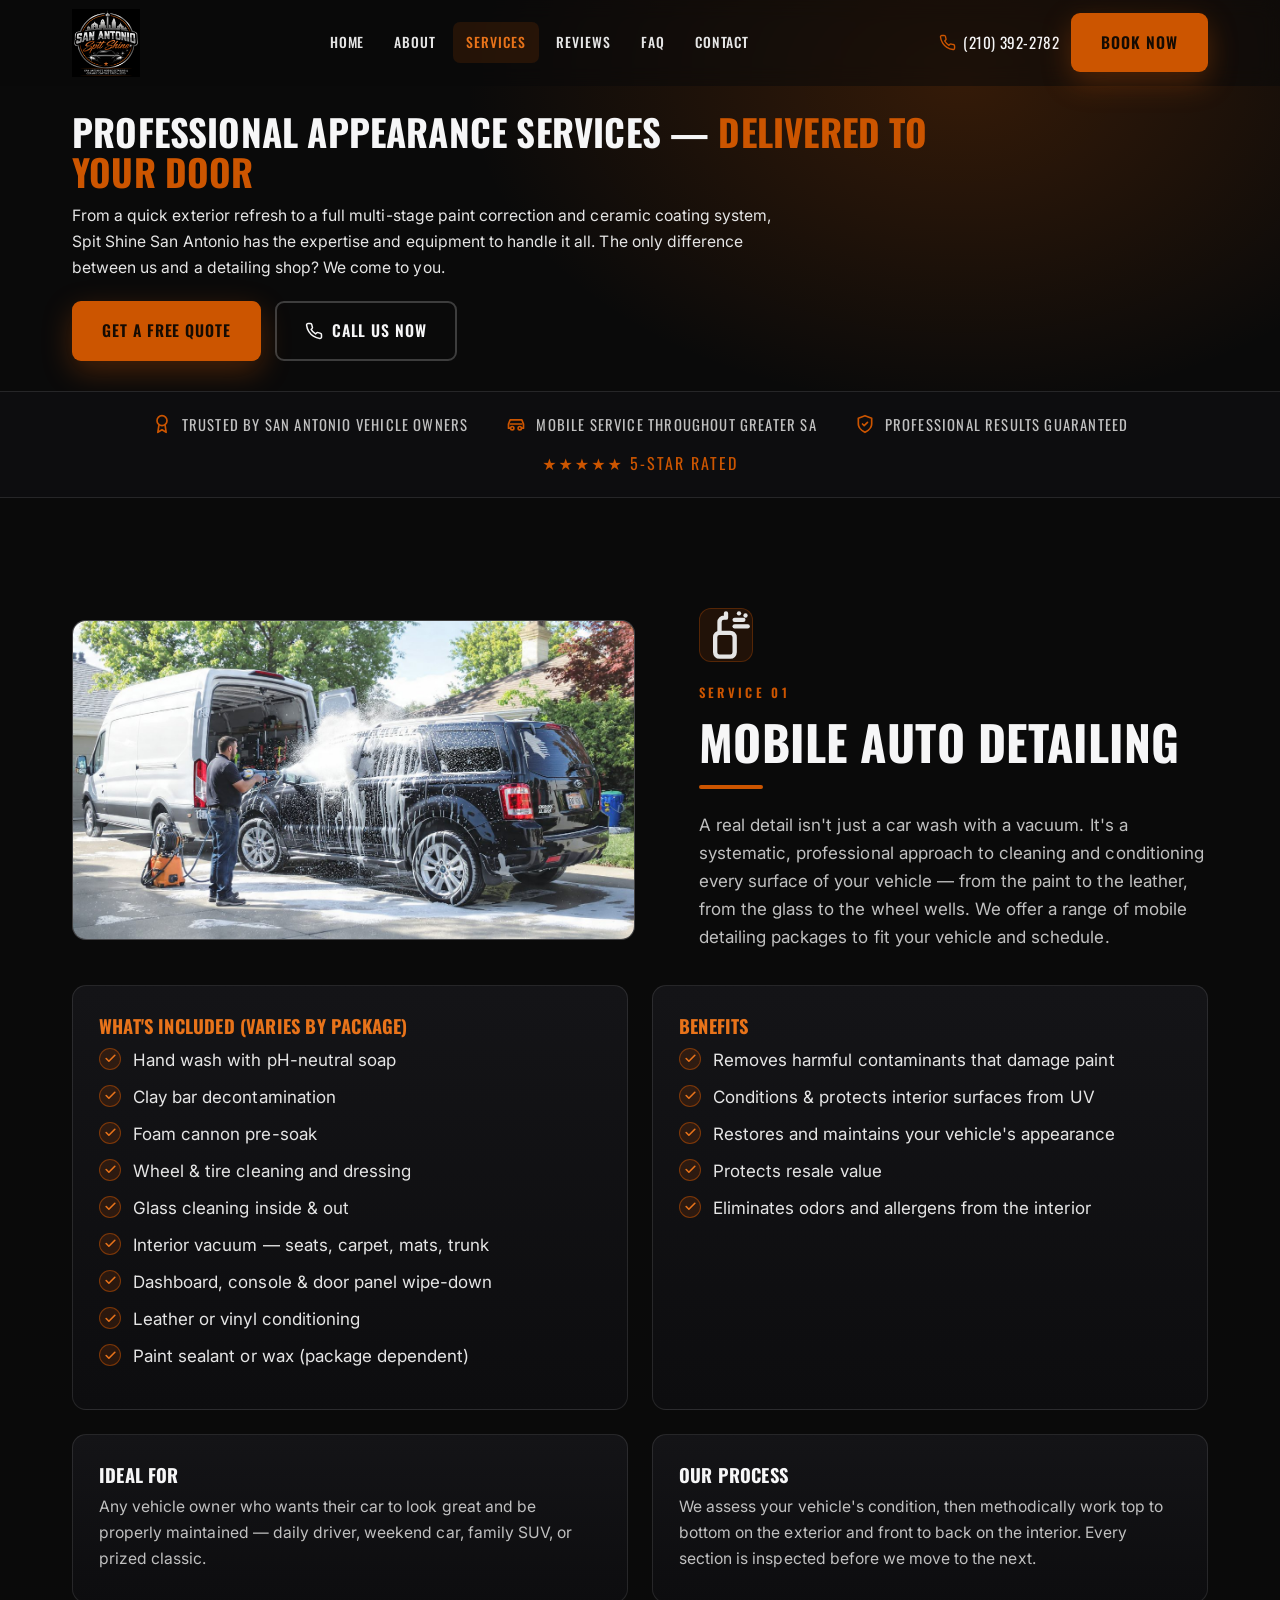
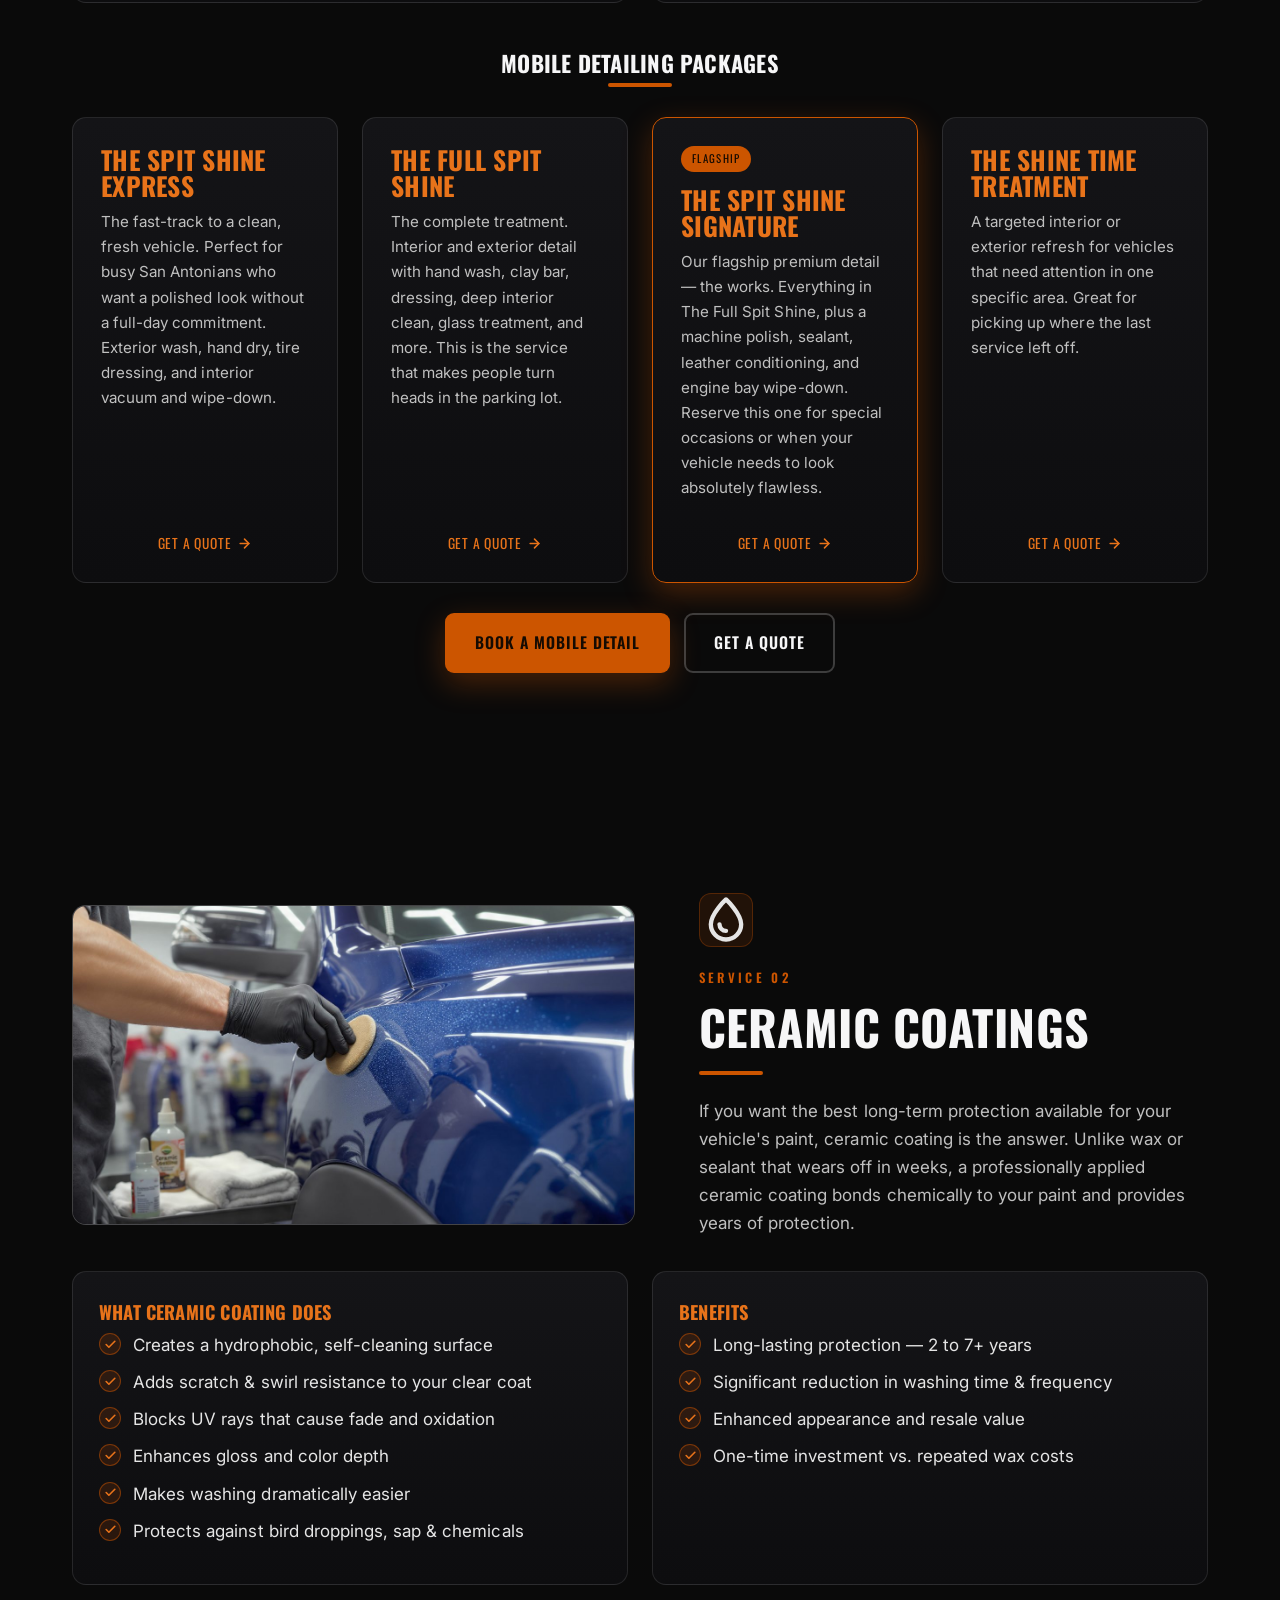
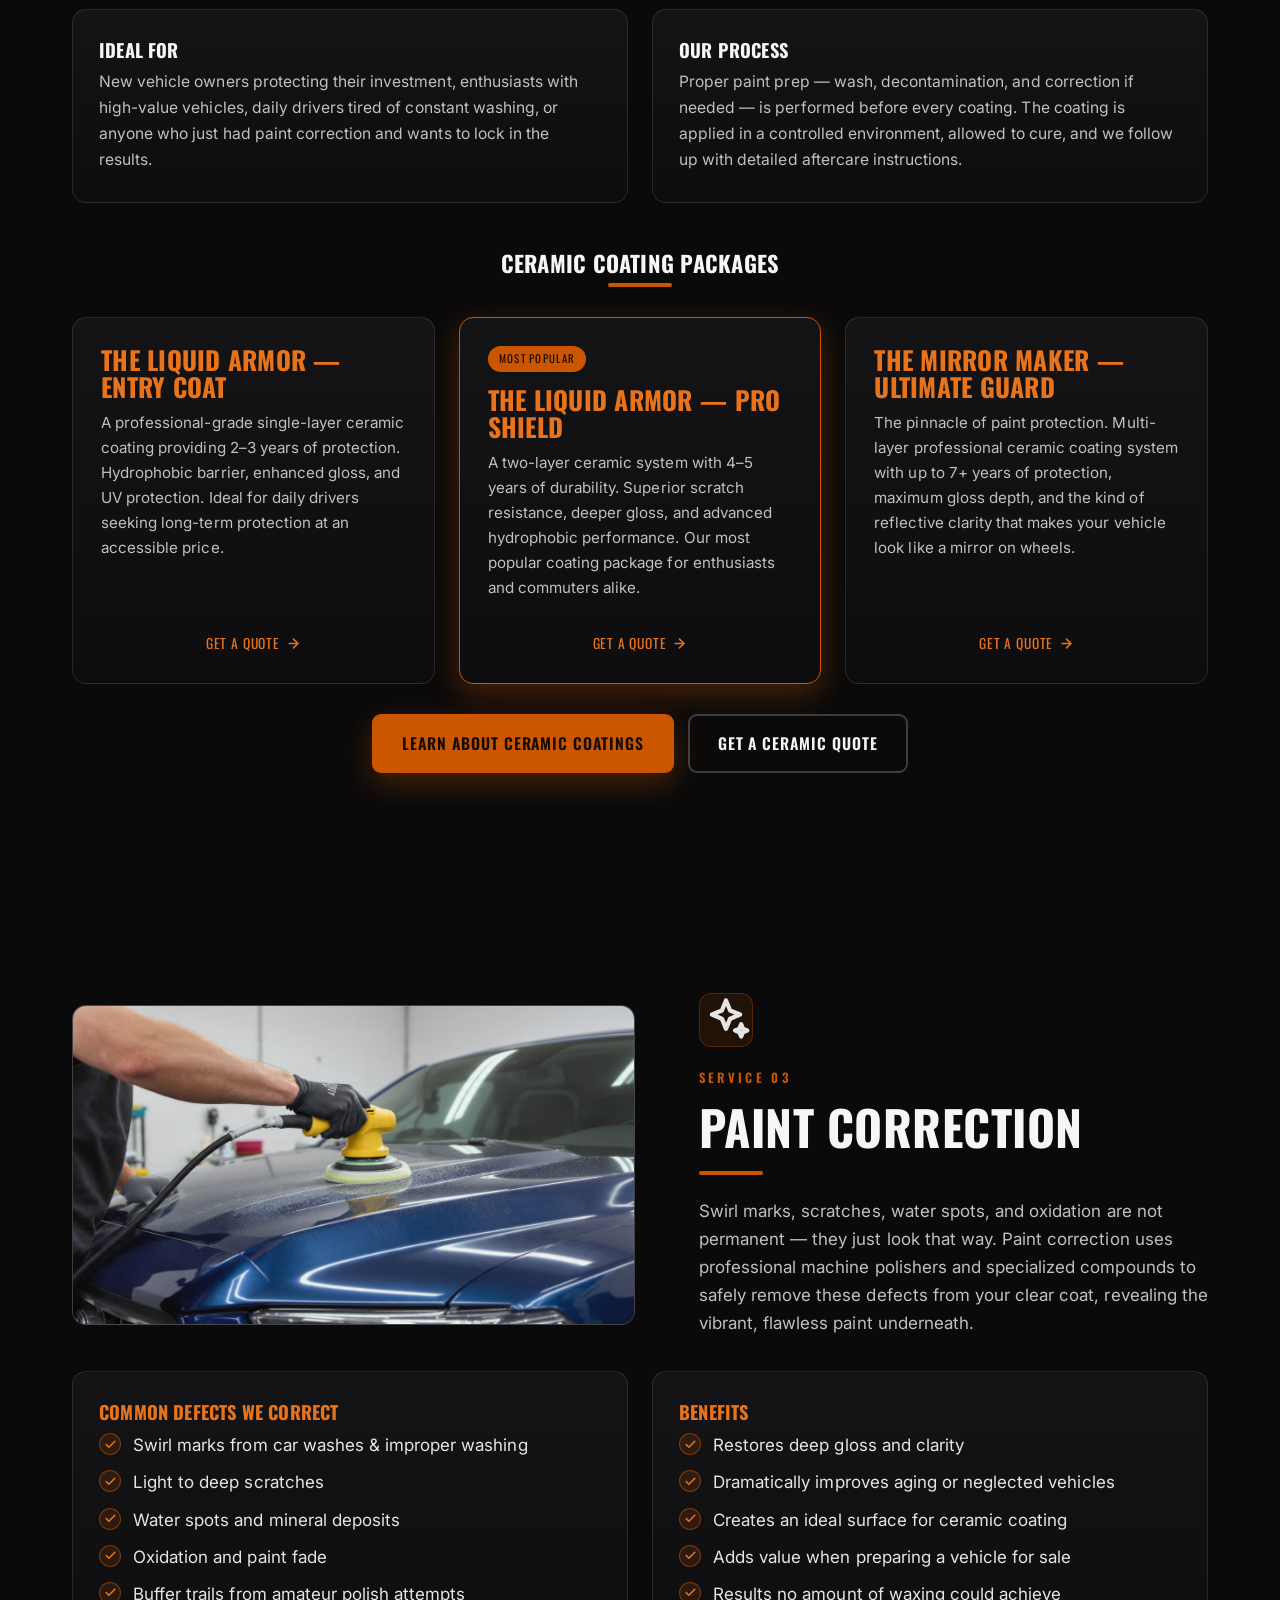
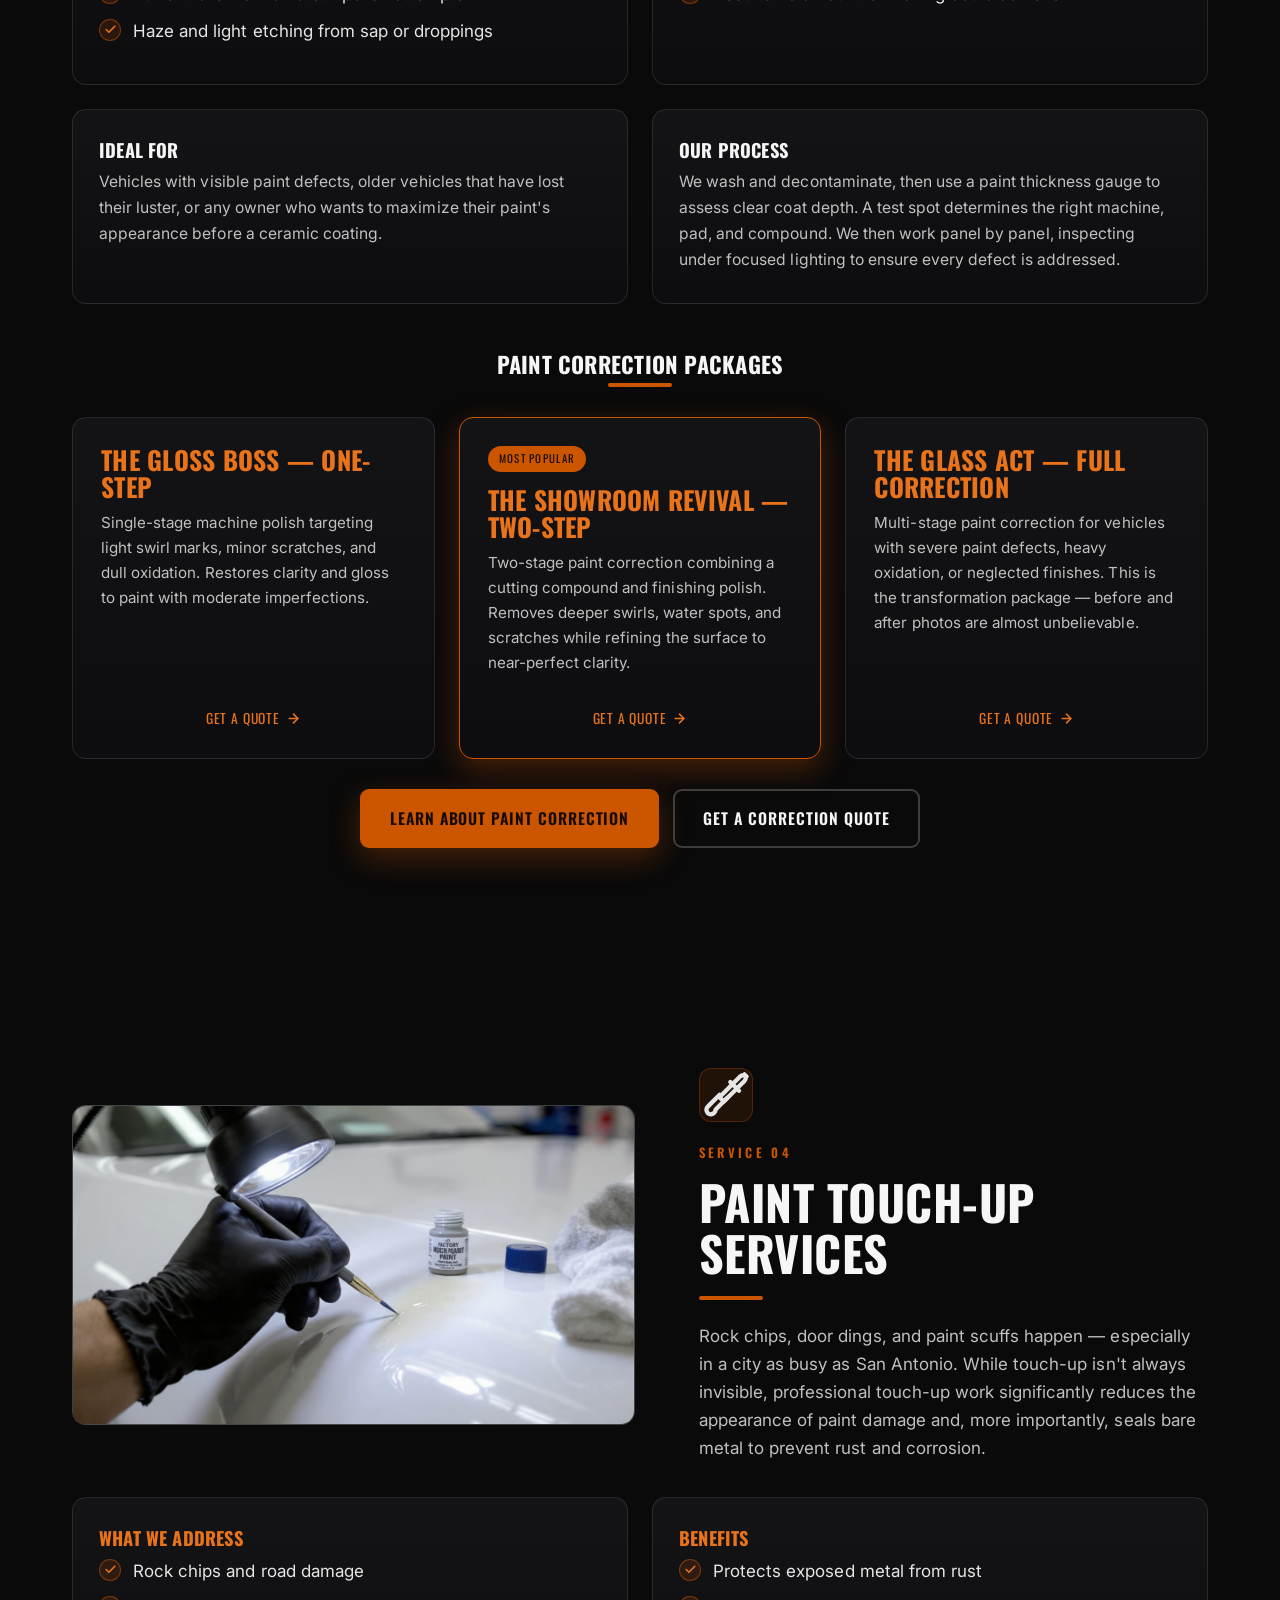
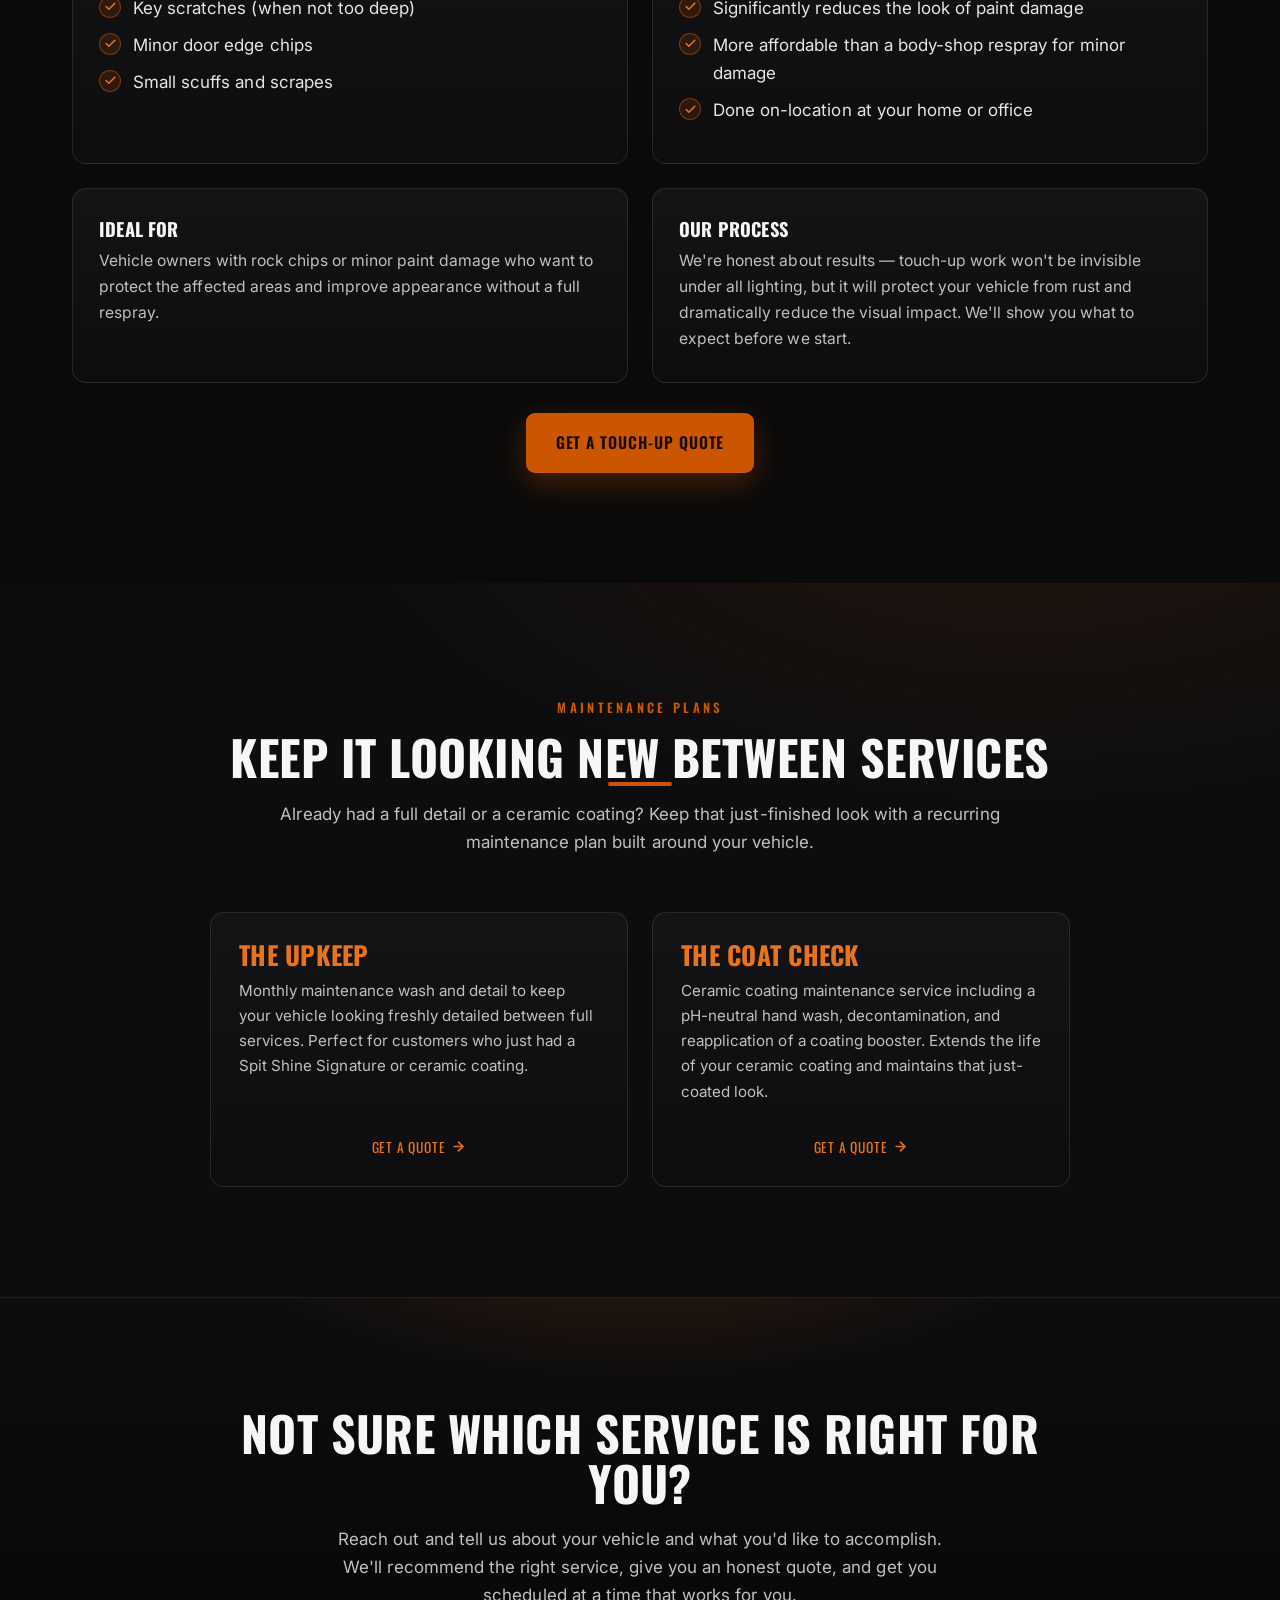
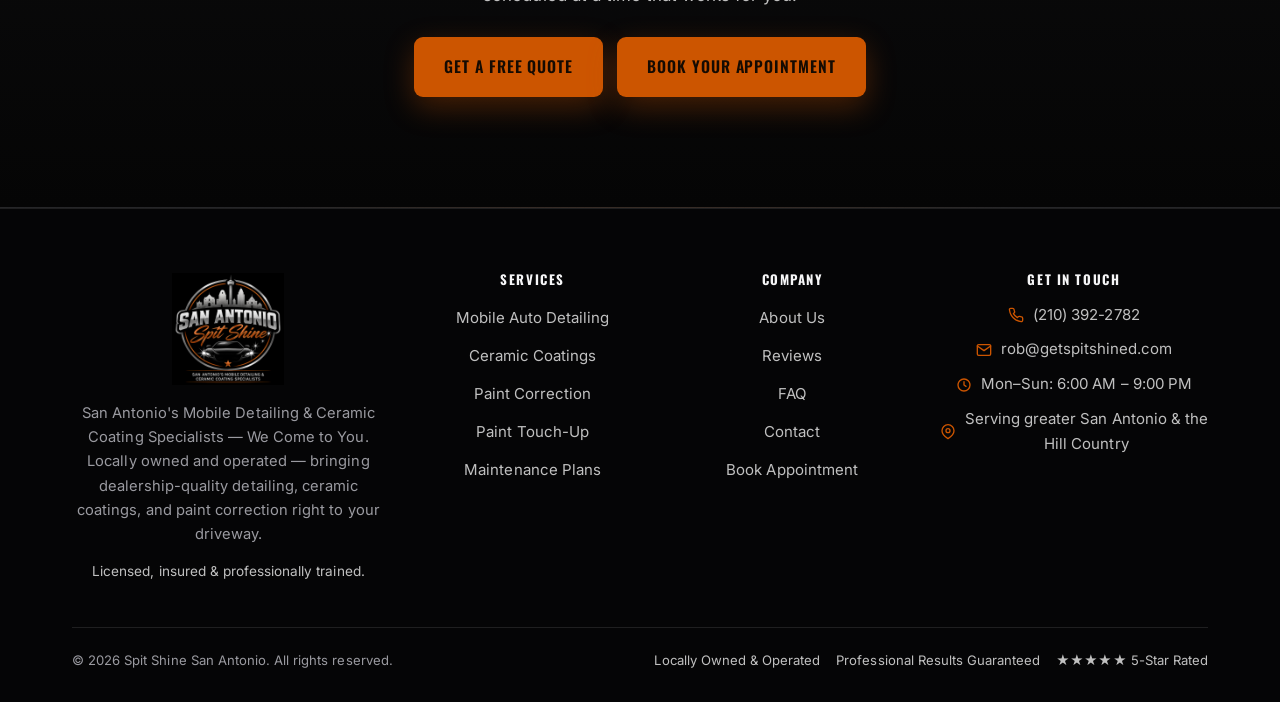
<file: services.html>
<!DOCTYPE html>
<html lang="en">
<head>
<meta charset="UTF-8">
<meta name="viewport" content="width=device-width, initial-scale=1">
<!-- Google tag (gtag.js) -->
<script async src="https://www.googletagmanager.com/gtag/js?id=G-JZCZXMXQDG"></script>
<script>
  window.dataLayer = window.dataLayer || [];
  function gtag(){dataLayer.push(arguments);}
  gtag('js', new Date());
  gtag('config', 'G-JZCZXMXQDG');
  gtag('config', 'G-442BBMRZZD');
</script>
<title>Auto Detailing Services San Antonio | Mobile Detailing, Ceramic Coating & Paint Correction</title>
<meta name="description" content="Explore the full range of mobile auto detailing services from Spit Shine San Antonio — including ceramic coatings, paint correction, and paint touch-up. We come to you!">
<meta name="robots" content="index, follow, max-image-preview:large">
<link rel="canonical" href="https://getspitshined.com/services.html">
<meta name="google-site-verification" content="dT4FZpMWy8QvIBUkkUJdFKKe6Mr5CoMp9AwIVbbx6-E">
<meta name="theme-color" content="#0A0A0A">
<meta name="author" content="Spit Shine San Antonio">
<meta name="geo.region" content="US-TX">
<meta name="geo.placename" content="San Antonio, Texas">
<meta property="og:type" content="website">
<meta property="og:title" content="Auto Detailing Services San Antonio | Mobile Detailing, Ceramic Coating & Paint Correction">
<meta property="og:description" content="Explore the full range of mobile auto detailing services from Spit Shine San Antonio — including ceramic coatings, paint correction, and paint touch-up. We come to you!">
<meta property="og:site_name" content="Spit Shine San Antonio">
<meta property="og:locale" content="en_US">
<meta property="og:url" content="https://getspitshined.com/services.html">
<meta property="og:image" content="https://getspitshined.com/assets/logo.png">
<meta property="og:image:width" content="512">
<meta property="og:image:height" content="512">
<meta property="og:image:alt" content="Spit Shine San Antonio logo">
<meta name="twitter:card" content="summary_large_image">
<meta name="twitter:title" content="Auto Detailing Services San Antonio | Mobile Detailing, Ceramic Coating & Paint Correction">
<meta name="twitter:description" content="Explore the full range of mobile auto detailing services from Spit Shine San Antonio — including ceramic coatings, paint correction, and paint touch-up. We come to you!">
<meta name="twitter:image" content="https://getspitshined.com/assets/logo.png">
<link rel="icon" type="image/png" sizes="64x64" href="assets/favicon.png">
<link rel="apple-touch-icon" href="assets/logo.png">
<link rel="preconnect" href="https://fonts.googleapis.com">
<link rel="preconnect" href="https://fonts.gstatic.com" crossorigin>
<link href="https://fonts.googleapis.com/css2?family=Oswald:wght@500;600;700&family=Inter:wght@400;500;600;700&display=swap" rel="stylesheet">
<link rel="stylesheet" href="css/styles.css">
<script type="application/ld+json">{"@context": "https://schema.org", "@type": "AutoDetailing", "@id": "https://getspitshined.com/#business", "name": "Spit Shine San Antonio", "image": "https://getspitshined.com/assets/logo.png", "logo": "https://getspitshined.com/assets/logo.png", "url": "https://getspitshined.com", "telephone": "+12103922782", "email": "rob@getspitshined.com", "priceRange": "$$", "slogan": "San Antonio's Mobile Detailing & Ceramic Coating Specialists \u2014 We Come to You.", "description": "Locally owned mobile auto detailing, ceramic coating, and paint correction serving San Antonio, TX and surrounding areas. We come to you.", "address": {"@type": "PostalAddress", "addressLocality": "San Antonio", "addressRegion": "TX", "addressCountry": "US"}, "geo": {"@type": "GeoCoordinates", "latitude": 29.4241, "longitude": -98.4936}, "areaServed": [{"@type": "City", "name": "San Antonio"}, {"@type": "City", "name": "Boerne"}, {"@type": "City", "name": "New Braunfels"}, {"@type": "City", "name": "Schertz"}, {"@type": "City", "name": "Cibolo"}, {"@type": "City", "name": "Converse"}, {"@type": "City", "name": "Universal City"}, {"@type": "City", "name": "Helotes"}, {"@type": "City", "name": "Leon Valley"}, {"@type": "City", "name": "Alamo Heights"}, {"@type": "City", "name": "Stone Oak"}, {"@type": "City", "name": "Windcrest"}, {"@type": "City", "name": "Live Oak"}, {"@type": "City", "name": "Olmos Park"}], "openingHoursSpecification": [{"@type": "OpeningHoursSpecification", "dayOfWeek": ["Monday", "Tuesday", "Wednesday", "Thursday", "Friday", "Saturday", "Sunday"], "opens": "06:00", "closes": "21:00"}], "sameAs": [], "makesOffer": [{"@type": "Offer", "itemOffered": {"@type": "Service", "name": "Mobile Auto Detailing"}}, {"@type": "Offer", "itemOffered": {"@type": "Service", "name": "Ceramic Coating"}}, {"@type": "Offer", "itemOffered": {"@type": "Service", "name": "Paint Correction"}}, {"@type": "Offer", "itemOffered": {"@type": "Service", "name": "Paint Touch-Up"}}]}</script>
</head>
<body>
<a class="skip-link" href="#main" style="position:absolute;left:-9999px;top:0;background:var(--orange);color:#150b02;padding:10px 16px;z-index:200;border-radius:0 0 8px 0;" onfocus="this.style.left='0'" onblur="this.style.left='-9999px'">Skip to content</a>
<header class="site-header">
  <div class="container nav">
    <a class="brand" href="index.html" aria-label="Spit Shine San Antonio home">
      <img class="brand-logo brand-logo--nav" src="assets/logo.png" width="512" height="512"
           alt="San Antonio Spit Shine — Mobile Detailing &amp; Ceramic Coating Specialists"
           decoding="async">
    </a>
    <nav class="nav-links" aria-label="Primary"><a href="index.html">Home</a><a href="about.html">About</a><a href="services.html" class="active">Services</a><a href="reviews.html">Reviews</a><a href="faq.html">FAQ</a><a href="contact.html">Contact</a></nav>
    <div class="nav-cta">
      <a class="nav-phone" href="tel:+12103922782"><svg viewBox="0 0 24 24" fill="none" stroke="currentColor" stroke-width="2" stroke-linecap="round" stroke-linejoin="round"><path d="M22 16.92v3a2 2 0 0 1-2.18 2 19.79 19.79 0 0 1-8.63-3.07 19.5 19.5 0 0 1-6-6 19.79 19.79 0 0 1-3.07-8.67A2 2 0 0 1 4.11 2h3a2 2 0 0 1 2 1.72c.13.96.36 1.9.7 2.81a2 2 0 0 1-.45 2.11L8.09 9.91a16 16 0 0 0 6 6l1.27-1.27a2 2 0 0 1 2.11-.45c.91.34 1.85.57 2.81.7A2 2 0 0 1 22 16.92z"/></svg>(210) 392-2782</a>
      <a class="btn btn-primary" href="book.html">Book Now</a>
      <button class="nav-toggle" aria-label="Toggle menu" aria-expanded="false" aria-controls="primary-nav"><span></span></button>
    </div>
  </div>
</header>
<main id="main">
<section class="hero hero--page">
  <div class="hero-bg"></div>
  <div class="container"><div class="hero-inner reveal">
    <h1>Professional Appearance Services — <span class="accent">Delivered to Your Door</span></h1><p class="hero-sub">From a quick exterior refresh to a full multi-stage paint correction and ceramic coating system, Spit Shine San Antonio has the expertise and equipment to handle it all. The only difference between us and a detailing shop? We come to you.</p><div class="btn-row"><a class="btn btn-primary" href="contact.html">Get a Free Quote</a><a class="btn btn-secondary" href="tel:+12103922782"><svg viewBox="0 0 24 24" fill="none" stroke="currentColor" stroke-width="2" stroke-linecap="round" stroke-linejoin="round"><path d="M22 16.92v3a2 2 0 0 1-2.18 2 19.79 19.79 0 0 1-8.63-3.07 19.5 19.5 0 0 1-6-6 19.79 19.79 0 0 1-3.07-8.67A2 2 0 0 1 4.11 2h3a2 2 0 0 1 2 1.72c.13.96.36 1.9.7 2.81a2 2 0 0 1-.45 2.11L8.09 9.91a16 16 0 0 0 6 6l1.27-1.27a2 2 0 0 1 2.11-.45c.91.34 1.85.57 2.81.7A2 2 0 0 1 22 16.92z"/></svg>Call Us Now</a></div>
  </div></div>
</section>
<section class="trustbar"><div class="container"><div class="trust-item"><svg viewBox="0 0 24 24" fill="none" stroke="currentColor" stroke-width="2" stroke-linecap="round" stroke-linejoin="round"><circle cx="12" cy="8" r="6"/><path d="M8.21 13.89 7 22l5-3 5 3-1.21-8.11"/></svg><span>Trusted by San Antonio Vehicle Owners</span></div><div class="trust-item"><svg viewBox="0 0 24 24" fill="none" stroke="currentColor" stroke-width="2" stroke-linecap="round" stroke-linejoin="round"><path d="M5 17H3v-5l2-5h14l2 5v5h-2"/><path d="M5 12h14"/><circle cx="7.5" cy="17" r="2"/><circle cx="16.5" cy="17" r="2"/></svg><span>Mobile Service Throughout Greater SA</span></div><div class="trust-item"><svg viewBox="0 0 24 24" fill="none" stroke="currentColor" stroke-width="2" stroke-linecap="round" stroke-linejoin="round"><path d="M12 22s8-4 8-10V5l-8-3-8 3v7c0 6 8 10 8 10z"/><polyline points="9 12 11 14 15 10"/></svg><span>Professional Results Guaranteed</span></div><div class="trust-item"><span class="stars">★★★★★ 5-Star Rated</span></div></div></section><section class="section" id="detailing"><div class="container"><div class="split "><div class="media reveal"><img src="assets/service-detailing.jpg" alt="Full Interior &amp; Exterior Detail" loading="lazy" decoding="async"></div><div class="body reveal">
            <div class="icon" style="width:54px;height:54px;border-radius:12px;display:grid;place-items:center;background:rgba(204,85,0,.12);border:1px solid rgba(204,85,0,.3);margin-bottom:16px"><svg viewBox="0 0 24 24" fill="none" stroke="currentColor" stroke-width="2" stroke-linecap="round" stroke-linejoin="round"><path d="M9 11V6a2 2 0 0 1 2-2h1V2"/><rect x="7" y="11" width="9" height="11" rx="2"/><line x1="16" y1="5" x2="20" y2="5"/><line x1="16" y1="8" x2="22" y2="8"/><line x1="18" y1="2" x2="18" y2="2.01"/><line x1="21" y1="3" x2="21" y2="3.01"/></svg></div>
            <span class="eyebrow">Service 01</span>
            <h2>Mobile Auto Detailing</h2>
            <div class="divider-orange" style="margin-bottom:22px"></div>
            <p>A real detail isn't just a car wash with a vacuum. It's a systematic, professional approach to cleaning and conditioning every surface of your vehicle — from the paint to the leather, from the glass to the wheel wells. We offer a range of mobile detailing packages to fit your vehicle and schedule.</p>
          </div></div><div class="grid grid-2" style="margin-top:34px">
          <div class="card reveal"><h3 style="font-size:1.15rem;color:var(--orange-bright)">What's Included (varies by package)</h3><ul class="checklist checklist--tight"><li>Hand wash with pH-neutral soap</li><li>Clay bar decontamination</li><li>Foam cannon pre-soak</li><li>Wheel &amp; tire cleaning and dressing</li><li>Glass cleaning inside &amp; out</li><li>Interior vacuum — seats, carpet, mats, trunk</li><li>Dashboard, console &amp; door panel wipe-down</li><li>Leather or vinyl conditioning</li><li>Paint sealant or wax (package dependent)</li></ul></div>
          <div class="card reveal"><h3 style="font-size:1.15rem;color:var(--orange-bright)">Benefits</h3><ul class="checklist checklist--tight"><li>Removes harmful contaminants that damage paint</li><li>Conditions &amp; protects interior surfaces from UV</li><li>Restores and maintains your vehicle's appearance</li><li>Protects resale value</li><li>Eliminates odors and allergens from the interior</li></ul></div>
        </div>
        <div class="grid grid-2" style="margin-top:24px">
          <div class="card reveal"><h3 style="font-size:1.15rem">Ideal For</h3><p style="color:var(--silver)">Any vehicle owner who wants their car to look great and be properly maintained — daily driver, weekend car, family SUV, or prized classic.</p></div>
          <div class="card reveal"><h3 style="font-size:1.15rem">Our Process</h3><p style="color:var(--silver)">We assess your vehicle's condition, then methodically work top to bottom on the exterior and front to back on the interior. Every section is inspected before we move to the next.</p></div>
        </div><div style="margin-top:48px"><h3 class="center" style="font-size:1.4rem;margin-bottom:8px">Mobile Detailing Packages</h3><div class="divider-orange" style="margin:0 auto 30px"></div><div class="grid grid-4"><div class="pkg reveal"><h3>The Spit Shine Express</h3><p class="desc">The fast-track to a clean, fresh vehicle. Perfect for busy San Antonians who want a polished look without a full-day commitment. Exterior wash, hand dry, tire dressing, and interior vacuum and wipe-down.</p><a class="card-link" href="contact.html" style="margin-top:auto;padding-top:14px">Get a Quote <svg viewBox="0 0 24 24" fill="none" stroke="currentColor" stroke-width="2.5" stroke-linecap="round" stroke-linejoin="round"><line x1="5" y1="12" x2="19" y2="12"/><polyline points="12 5 19 12 12 19"/></svg></a></div><div class="pkg reveal"><h3>The Full Spit Shine</h3><p class="desc">The complete treatment. Interior and exterior detail with hand wash, clay bar, dressing, deep interior clean, glass treatment, and more. This is the service that makes people turn heads in the parking lot.</p><a class="card-link" href="contact.html" style="margin-top:auto;padding-top:14px">Get a Quote <svg viewBox="0 0 24 24" fill="none" stroke="currentColor" stroke-width="2.5" stroke-linecap="round" stroke-linejoin="round"><line x1="5" y1="12" x2="19" y2="12"/><polyline points="12 5 19 12 12 19"/></svg></a></div><div class="pkg featured reveal"><span class="tag">Flagship</span><h3>The Spit Shine Signature</h3><p class="desc">Our flagship premium detail — the works. Everything in The Full Spit Shine, plus a machine polish, sealant, leather conditioning, and engine bay wipe-down. Reserve this one for special occasions or when your vehicle needs to look absolutely flawless.</p><a class="card-link" href="contact.html" style="margin-top:auto;padding-top:14px">Get a Quote <svg viewBox="0 0 24 24" fill="none" stroke="currentColor" stroke-width="2.5" stroke-linecap="round" stroke-linejoin="round"><line x1="5" y1="12" x2="19" y2="12"/><polyline points="12 5 19 12 12 19"/></svg></a></div><div class="pkg reveal"><h3>The Shine Time Treatment</h3><p class="desc">A targeted interior or exterior refresh for vehicles that need attention in one specific area. Great for picking up where the last service left off.</p><a class="card-link" href="contact.html" style="margin-top:auto;padding-top:14px">Get a Quote <svg viewBox="0 0 24 24" fill="none" stroke="currentColor" stroke-width="2.5" stroke-linecap="round" stroke-linejoin="round"><line x1="5" y1="12" x2="19" y2="12"/><polyline points="12 5 19 12 12 19"/></svg></a></div></div></div><div class="btn-row reveal" style="margin-top:30px;justify-content:center"><a class="btn btn-primary" href="book.html">Book a Mobile Detail</a><a class="btn btn-secondary" href="contact.html">Get a Quote</a></div></div></section><section class="section" id="ceramic"><div class="container"><div class="split reverse"><div class="body reveal">
            <div class="icon" style="width:54px;height:54px;border-radius:12px;display:grid;place-items:center;background:rgba(204,85,0,.12);border:1px solid rgba(204,85,0,.3);margin-bottom:16px"><svg viewBox="0 0 24 24" fill="none" stroke="currentColor" stroke-width="2" stroke-linecap="round" stroke-linejoin="round"><path d="M12 2.5C12 2.5 5 9 5 14a7 7 0 0 0 14 0c0-5-7-11.5-7-11.5z"/><path d="M9 14a3 3 0 0 0 3 3"/></svg></div>
            <span class="eyebrow">Service 02</span>
            <h2>Ceramic Coatings</h2>
            <div class="divider-orange" style="margin-bottom:22px"></div>
            <p>If you want the best long-term protection available for your vehicle's paint, ceramic coating is the answer. Unlike wax or sealant that wears off in weeks, a professionally applied ceramic coating bonds chemically to your paint and provides years of protection.</p>
          </div><div class="media reveal"><img src="assets/service-ceramic.jpg" alt="Ceramic Coating Water-Beading" loading="lazy" decoding="async"></div></div><div class="grid grid-2" style="margin-top:34px">
          <div class="card reveal"><h3 style="font-size:1.15rem;color:var(--orange-bright)">What Ceramic Coating Does</h3><ul class="checklist checklist--tight"><li>Creates a hydrophobic, self-cleaning surface</li><li>Adds scratch &amp; swirl resistance to your clear coat</li><li>Blocks UV rays that cause fade and oxidation</li><li>Enhances gloss and color depth</li><li>Makes washing dramatically easier</li><li>Protects against bird droppings, sap &amp; chemicals</li></ul></div>
          <div class="card reveal"><h3 style="font-size:1.15rem;color:var(--orange-bright)">Benefits</h3><ul class="checklist checklist--tight"><li>Long-lasting protection — 2 to 7+ years</li><li>Significant reduction in washing time &amp; frequency</li><li>Enhanced appearance and resale value</li><li>One-time investment vs. repeated wax costs</li></ul></div>
        </div>
        <div class="grid grid-2" style="margin-top:24px">
          <div class="card reveal"><h3 style="font-size:1.15rem">Ideal For</h3><p style="color:var(--silver)">New vehicle owners protecting their investment, enthusiasts with high-value vehicles, daily drivers tired of constant washing, or anyone who just had paint correction and wants to lock in the results.</p></div>
          <div class="card reveal"><h3 style="font-size:1.15rem">Our Process</h3><p style="color:var(--silver)">Proper paint prep — wash, decontamination, and correction if needed — is performed before every coating. The coating is applied in a controlled environment, allowed to cure, and we follow up with detailed aftercare instructions.</p></div>
        </div><div style="margin-top:48px"><h3 class="center" style="font-size:1.4rem;margin-bottom:8px">Ceramic Coating Packages</h3><div class="divider-orange" style="margin:0 auto 30px"></div><div class="grid grid-3"><div class="pkg reveal"><h3>The Liquid Armor — Entry Coat</h3><p class="desc">A professional-grade single-layer ceramic coating providing 2–3 years of protection. Hydrophobic barrier, enhanced gloss, and UV protection. Ideal for daily drivers seeking long-term protection at an accessible price.</p><a class="card-link" href="contact.html" style="margin-top:auto;padding-top:14px">Get a Quote <svg viewBox="0 0 24 24" fill="none" stroke="currentColor" stroke-width="2.5" stroke-linecap="round" stroke-linejoin="round"><line x1="5" y1="12" x2="19" y2="12"/><polyline points="12 5 19 12 12 19"/></svg></a></div><div class="pkg featured reveal"><span class="tag">Most Popular</span><h3>The Liquid Armor — Pro Shield</h3><p class="desc">A two-layer ceramic system with 4–5 years of durability. Superior scratch resistance, deeper gloss, and advanced hydrophobic performance. Our most popular coating package for enthusiasts and commuters alike.</p><a class="card-link" href="contact.html" style="margin-top:auto;padding-top:14px">Get a Quote <svg viewBox="0 0 24 24" fill="none" stroke="currentColor" stroke-width="2.5" stroke-linecap="round" stroke-linejoin="round"><line x1="5" y1="12" x2="19" y2="12"/><polyline points="12 5 19 12 12 19"/></svg></a></div><div class="pkg reveal"><h3>The Mirror Maker — Ultimate Guard</h3><p class="desc">The pinnacle of paint protection. Multi-layer professional ceramic coating system with up to 7+ years of protection, maximum gloss depth, and the kind of reflective clarity that makes your vehicle look like a mirror on wheels.</p><a class="card-link" href="contact.html" style="margin-top:auto;padding-top:14px">Get a Quote <svg viewBox="0 0 24 24" fill="none" stroke="currentColor" stroke-width="2.5" stroke-linecap="round" stroke-linejoin="round"><line x1="5" y1="12" x2="19" y2="12"/><polyline points="12 5 19 12 12 19"/></svg></a></div></div></div><div class="btn-row reveal" style="margin-top:30px;justify-content:center"><a class="btn btn-primary" href="ceramic-coatings.html">Learn About Ceramic Coatings</a><a class="btn btn-secondary" href="contact.html">Get a Ceramic Quote</a></div></div></section><section class="section" id="correction"><div class="container"><div class="split "><div class="media reveal"><img src="assets/service-correction.jpg" alt="Before &amp; After Paint Correction" loading="lazy" decoding="async"></div><div class="body reveal">
            <div class="icon" style="width:54px;height:54px;border-radius:12px;display:grid;place-items:center;background:rgba(204,85,0,.12);border:1px solid rgba(204,85,0,.3);margin-bottom:16px"><svg viewBox="0 0 24 24" fill="none" stroke="currentColor" stroke-width="2" stroke-linecap="round" stroke-linejoin="round"><path d="M12 3l1.9 4.6L18.5 9.5 13.9 11.4 12 16l-1.9-4.6L5.5 9.5l4.6-1.9L12 3z"/><path d="M19 14l.8 2 2 .8-2 .8-.8 2-.8-2-2-.8 2-.8.8-2z"/></svg></div>
            <span class="eyebrow">Service 03</span>
            <h2>Paint Correction</h2>
            <div class="divider-orange" style="margin-bottom:22px"></div>
            <p>Swirl marks, scratches, water spots, and oxidation are not permanent — they just look that way. Paint correction uses professional machine polishers and specialized compounds to safely remove these defects from your clear coat, revealing the vibrant, flawless paint underneath.</p>
          </div></div><div class="grid grid-2" style="margin-top:34px">
          <div class="card reveal"><h3 style="font-size:1.15rem;color:var(--orange-bright)">Common Defects We Correct</h3><ul class="checklist checklist--tight"><li>Swirl marks from car washes &amp; improper washing</li><li>Light to deep scratches</li><li>Water spots and mineral deposits</li><li>Oxidation and paint fade</li><li>Buffer trails from amateur polish attempts</li><li>Haze and light etching from sap or droppings</li></ul></div>
          <div class="card reveal"><h3 style="font-size:1.15rem;color:var(--orange-bright)">Benefits</h3><ul class="checklist checklist--tight"><li>Restores deep gloss and clarity</li><li>Dramatically improves aging or neglected vehicles</li><li>Creates an ideal surface for ceramic coating</li><li>Adds value when preparing a vehicle for sale</li><li>Results no amount of waxing could achieve</li></ul></div>
        </div>
        <div class="grid grid-2" style="margin-top:24px">
          <div class="card reveal"><h3 style="font-size:1.15rem">Ideal For</h3><p style="color:var(--silver)">Vehicles with visible paint defects, older vehicles that have lost their luster, or any owner who wants to maximize their paint's appearance before a ceramic coating.</p></div>
          <div class="card reveal"><h3 style="font-size:1.15rem">Our Process</h3><p style="color:var(--silver)">We wash and decontaminate, then use a paint thickness gauge to assess clear coat depth. A test spot determines the right machine, pad, and compound. We then work panel by panel, inspecting under focused lighting to ensure every defect is addressed.</p></div>
        </div><div style="margin-top:48px"><h3 class="center" style="font-size:1.4rem;margin-bottom:8px">Paint Correction Packages</h3><div class="divider-orange" style="margin:0 auto 30px"></div><div class="grid grid-3"><div class="pkg reveal"><h3>The Gloss Boss — One-Step</h3><p class="desc">Single-stage machine polish targeting light swirl marks, minor scratches, and dull oxidation. Restores clarity and gloss to paint with moderate imperfections.</p><a class="card-link" href="contact.html" style="margin-top:auto;padding-top:14px">Get a Quote <svg viewBox="0 0 24 24" fill="none" stroke="currentColor" stroke-width="2.5" stroke-linecap="round" stroke-linejoin="round"><line x1="5" y1="12" x2="19" y2="12"/><polyline points="12 5 19 12 12 19"/></svg></a></div><div class="pkg featured reveal"><span class="tag">Most Popular</span><h3>The Showroom Revival — Two-Step</h3><p class="desc">Two-stage paint correction combining a cutting compound and finishing polish. Removes deeper swirls, water spots, and scratches while refining the surface to near-perfect clarity.</p><a class="card-link" href="contact.html" style="margin-top:auto;padding-top:14px">Get a Quote <svg viewBox="0 0 24 24" fill="none" stroke="currentColor" stroke-width="2.5" stroke-linecap="round" stroke-linejoin="round"><line x1="5" y1="12" x2="19" y2="12"/><polyline points="12 5 19 12 12 19"/></svg></a></div><div class="pkg reveal"><h3>The Glass Act — Full Correction</h3><p class="desc">Multi-stage paint correction for vehicles with severe paint defects, heavy oxidation, or neglected finishes. This is the transformation package — before and after photos are almost unbelievable.</p><a class="card-link" href="contact.html" style="margin-top:auto;padding-top:14px">Get a Quote <svg viewBox="0 0 24 24" fill="none" stroke="currentColor" stroke-width="2.5" stroke-linecap="round" stroke-linejoin="round"><line x1="5" y1="12" x2="19" y2="12"/><polyline points="12 5 19 12 12 19"/></svg></a></div></div></div><div class="btn-row reveal" style="margin-top:30px;justify-content:center"><a class="btn btn-primary" href="paint-correction.html">Learn About Paint Correction</a><a class="btn btn-secondary" href="contact.html">Get a Correction Quote</a></div></div></section><section class="section" id="touchup"><div class="container"><div class="split reverse"><div class="body reveal">
            <div class="icon" style="width:54px;height:54px;border-radius:12px;display:grid;place-items:center;background:rgba(204,85,0,.12);border:1px solid rgba(204,85,0,.3);margin-bottom:16px"><svg viewBox="0 0 24 24" fill="none" stroke="currentColor" stroke-width="2" stroke-linecap="round" stroke-linejoin="round"><path d="M9.06 11.9 3.6 17.36a2.05 2.05 0 1 0 3 2.78c.38-.4.6-.92.62-1.47l5.4-5.4"/><path d="m14 6 4 4"/><path d="M21.5 3.5a2.12 2.12 0 0 0-3 0L9 13l2 2 9.5-9.5a2.12 2.12 0 0 0 0-3z"/></svg></div>
            <span class="eyebrow">Service 04</span>
            <h2>Paint Touch-Up Services</h2>
            <div class="divider-orange" style="margin-bottom:22px"></div>
            <p>Rock chips, door dings, and paint scuffs happen — especially in a city as busy as San Antonio. While touch-up isn't always invisible, professional touch-up work significantly reduces the appearance of paint damage and, more importantly, seals bare metal to prevent rust and corrosion.</p>
          </div><div class="media reveal"><img src="assets/service-touchup.jpg" alt="Professional Paint Touch-Up" loading="lazy" decoding="async"></div></div><div class="grid grid-2" style="margin-top:34px">
          <div class="card reveal"><h3 style="font-size:1.15rem;color:var(--orange-bright)">What We Address</h3><ul class="checklist checklist--tight"><li>Rock chips and road damage</li><li>Key scratches (when not too deep)</li><li>Minor door edge chips</li><li>Small scuffs and scrapes</li></ul></div>
          <div class="card reveal"><h3 style="font-size:1.15rem;color:var(--orange-bright)">Benefits</h3><ul class="checklist checklist--tight"><li>Protects exposed metal from rust</li><li>Significantly reduces the look of paint damage</li><li>More affordable than a body-shop respray for minor damage</li><li>Done on-location at your home or office</li></ul></div>
        </div>
        <div class="grid grid-2" style="margin-top:24px">
          <div class="card reveal"><h3 style="font-size:1.15rem">Ideal For</h3><p style="color:var(--silver)">Vehicle owners with rock chips or minor paint damage who want to protect the affected areas and improve appearance without a full respray.</p></div>
          <div class="card reveal"><h3 style="font-size:1.15rem">Our Process</h3><p style="color:var(--silver)">We're honest about results — touch-up work won't be invisible under all lighting, but it will protect your vehicle from rust and dramatically reduce the visual impact. We'll show you what to expect before we start.</p></div>
        </div><div class="btn-row reveal" style="margin-top:30px;justify-content:center"><a class="btn btn-primary" href="contact.html">Get a Touch-Up Quote</a></div></div></section><section class="section section--alt" id="maintenance"><div class="container"><div class="section-head center reveal"><span class="eyebrow">Maintenance Plans</span><h2>Keep It Looking New Between Services</h2><div class="divider-orange"></div><p>Already had a full detail or a ceramic coating? Keep that just-finished look with a recurring maintenance plan built around your vehicle.</p></div>
        <div class="grid grid-2" style="max-width:860px;margin:0 auto">
          <div class="pkg reveal"><h3>The Upkeep</h3><p class="desc">Monthly maintenance wash and detail to keep your vehicle looking freshly detailed between full services. Perfect for customers who just had a Spit Shine Signature or ceramic coating.</p><a class="card-link" href="contact.html" style="margin-top:auto;padding-top:14px">Get a Quote <svg viewBox="0 0 24 24" fill="none" stroke="currentColor" stroke-width="2.5" stroke-linecap="round" stroke-linejoin="round"><line x1="5" y1="12" x2="19" y2="12"/><polyline points="12 5 19 12 12 19"/></svg></a></div>
          <div class="pkg reveal"><h3>The Coat Check</h3><p class="desc">Ceramic coating maintenance service including a pH-neutral hand wash, decontamination, and reapplication of a coating booster. Extends the life of your ceramic coating and maintains that just-coated look.</p><a class="card-link" href="contact.html" style="margin-top:auto;padding-top:14px">Get a Quote <svg viewBox="0 0 24 24" fill="none" stroke="currentColor" stroke-width="2.5" stroke-linecap="round" stroke-linejoin="round"><line x1="5" y1="12" x2="19" y2="12"/><polyline points="12 5 19 12 12 19"/></svg></a></div>
        </div></div></section><section class="section cta-band">
  <div class="container reveal">
    <h2>Not Sure Which Service Is Right for You?</h2><p>Reach out and tell us about your vehicle and what you'd like to accomplish. We'll recommend the right service, give you an honest quote, and get you scheduled at a time that works for you.</p>
    <div class="btn-row"><a class="btn btn-primary" href="contact.html">Get a Free Quote</a><a class="btn btn-primary" href="book.html">Book Your Appointment</a></div>
  </div></section>
</main>
<footer class="site-footer">
  <div class="container">
    <div class="footer-grid">
      <div class="footer-about">
        <a class="brand" href="index.html">
          <img class="brand-logo brand-logo--footer" src="assets/logo.png" width="512" height="512"
               alt="San Antonio Spit Shine — Mobile Detailing &amp; Ceramic Coating Specialists"
               loading="lazy" decoding="async"></a>
        <p>San Antonio's Mobile Detailing & Ceramic Coating Specialists — We Come to You. Locally owned and operated — bringing dealership-quality
        detailing, ceramic coatings, and paint correction right to your driveway.</p>
        <p style="margin-top:14px;color:var(--silver);font-size:.85rem">Licensed, insured &amp; professionally trained.</p>
      </div>
      <div class="footer-col"><h4>Services</h4><ul><li><a href="services.html">Mobile Auto Detailing</a></li><li><a href="ceramic-coatings.html">Ceramic Coatings</a></li><li><a href="paint-correction.html">Paint Correction</a></li><li><a href="services.html#touchup">Paint Touch-Up</a></li><li><a href="services.html#maintenance">Maintenance Plans</a></li></ul></div>
      <div class="footer-col"><h4>Company</h4><ul><li><a href="about.html">About Us</a></li><li><a href="reviews.html">Reviews</a></li><li><a href="faq.html">FAQ</a></li><li><a href="contact.html">Contact</a></li><li><a href="book.html">Book Appointment</a></li></ul></div>
      <div class="footer-col footer-contact">
        <h4>Get In Touch</h4>
        <a href="tel:+12103922782"><svg viewBox="0 0 24 24" fill="none" stroke="currentColor" stroke-width="2" stroke-linecap="round" stroke-linejoin="round"><path d="M22 16.92v3a2 2 0 0 1-2.18 2 19.79 19.79 0 0 1-8.63-3.07 19.5 19.5 0 0 1-6-6 19.79 19.79 0 0 1-3.07-8.67A2 2 0 0 1 4.11 2h3a2 2 0 0 1 2 1.72c.13.96.36 1.9.7 2.81a2 2 0 0 1-.45 2.11L8.09 9.91a16 16 0 0 0 6 6l1.27-1.27a2 2 0 0 1 2.11-.45c.91.34 1.85.57 2.81.7A2 2 0 0 1 22 16.92z"/></svg>(210) 392-2782</a>
        <a href="mailto:rob@getspitshined.com"><svg viewBox="0 0 24 24" fill="none" stroke="currentColor" stroke-width="2" stroke-linecap="round" stroke-linejoin="round"><rect x="2" y="4" width="20" height="16" rx="2"/><path d="m22 6-10 7L2 6"/></svg>rob@getspitshined.com</a>
        <p><svg viewBox="0 0 24 24" fill="none" stroke="currentColor" stroke-width="2" stroke-linecap="round" stroke-linejoin="round"><circle cx="12" cy="12" r="9"/><polyline points="12 7 12 12 15 14"/></svg>Mon–Sun: 6:00 AM – 9:00 PM</p>
        <p><svg viewBox="0 0 24 24" fill="none" stroke="currentColor" stroke-width="2" stroke-linecap="round" stroke-linejoin="round"><path d="M21 10c0 6-9 12-9 12s-9-6-9-12a9 9 0 0 1 18 0z"/><circle cx="12" cy="10" r="3"/></svg>Serving greater San Antonio &amp; the Hill Country</p>
        
      </div>
    </div>
    <div class="footer-bottom">
      <span>&copy; <span data-year>2026</span> Spit Shine San Antonio. All rights reserved.</span>
      <span class="badges">
        <span>Locally Owned &amp; Operated</span>
        <span>Professional Results Guaranteed</span>
        <span>★★★★★ 5-Star Rated</span>
      </span>
    </div>
  </div>
</footer>
<div class="mobile-cta">
  <a class="m-call" href="tel:+12103922782"><svg viewBox="0 0 24 24" fill="none" stroke="currentColor" stroke-width="2" stroke-linecap="round" stroke-linejoin="round"><path d="M22 16.92v3a2 2 0 0 1-2.18 2 19.79 19.79 0 0 1-8.63-3.07 19.5 19.5 0 0 1-6-6 19.79 19.79 0 0 1-3.07-8.67A2 2 0 0 1 4.11 2h3a2 2 0 0 1 2 1.72c.13.96.36 1.9.7 2.81a2 2 0 0 1-.45 2.11L8.09 9.91a16 16 0 0 0 6 6l1.27-1.27a2 2 0 0 1 2.11-.45c.91.34 1.85.57 2.81.7A2 2 0 0 1 22 16.92z"/></svg> Call</a>
  <a class="m-quote" href="contact.html"><svg viewBox="0 0 24 24" fill="none" stroke="currentColor" stroke-width="2" stroke-linecap="round" stroke-linejoin="round"><rect x="3" y="4" width="18" height="18" rx="2"/><line x1="16" y1="2" x2="16" y2="6"/><line x1="8" y1="2" x2="8" y2="6"/><line x1="3" y1="10" x2="21" y2="10"/></svg> Free Quote</a>
</div>
<script src="js/main.js" defer></script>
</body>
</html>
</file>
<file: css/styles.css>
/* =================================================================
   SPIT SHINE SAN ANTONIO — Master Stylesheet
   Premium automotive luxury aesthetic | Mobile-first
   Brand palette:
     Burnt Orange  #CC5500   (primary accent / CTAs)
     Deep Black    #0A0A0A   (base)
     Silver        #C0C0C0   (secondary text / accents)
     Graphite      #4A4A4A   (borders / muted)
     Light Gray    #E5E5E5   (body text on dark)
   ================================================================= */

/* ---------- Design tokens ---------- */
:root {
  --orange:        #CC5500;
  --orange-bright: #e8731a;
  --orange-deep:   #a8470a;
  --black:         #0A0A0A;
  --ink:           #0d0d0f;
  --panel:         #141417;
  --panel-2:       #1b1b1f;
  --silver:        #C0C0C0;
  --graphite:      #4A4A4A;
  --light:         #E5E5E5;
  --white:         #f6f6f7;
  --muted:         #9a9aa0;

  --line: rgba(192,192,192,.14);
  --line-strong: rgba(192,192,192,.28);

  --shadow-sm: 0 2px 8px rgba(0,0,0,.4);
  --shadow-md: 0 14px 40px rgba(0,0,0,.5);
  --shadow-orange: 0 10px 30px rgba(204,85,0,.32);

  --radius: 14px;
  --radius-sm: 9px;
  --container: 1180px;

  --font-display: "Oswald", "Arial Narrow", system-ui, sans-serif;
  --font-body: "Inter", system-ui, -apple-system, Segoe UI, Roboto, Arial, sans-serif;

  --nav-h: 86px;
}

/* ---------- Reset / base ---------- */
*, *::before, *::after { box-sizing: border-box; }
* { margin: 0; }
html { scroll-behavior: smooth; -webkit-text-size-adjust: 100%; }
body {
  font-family: var(--font-body);
  background: var(--black);
  color: var(--light);
  line-height: 1.65;
  font-size: 17px;
  letter-spacing: .002em;
  overflow-x: hidden;
  -webkit-font-smoothing: antialiased;
}
img, svg { display: block; max-width: 100%; }
a { color: var(--orange-bright); text-decoration: none; transition: color .2s ease; }
a:hover { color: var(--orange); }
ul { list-style: none; padding: 0; }

h1, h2, h3, h4 {
  font-family: var(--font-display);
  font-weight: 700;
  line-height: 1.05;
  text-transform: uppercase;
  letter-spacing: .01em;
  color: var(--white);
}
h2 { font-size: clamp(1.9rem, 4.2vw, 3rem); }
h3 { font-size: clamp(1.25rem, 2.4vw, 1.6rem); }
h4 { font-size: 1.05rem; letter-spacing: .04em; }
p { color: var(--light); }
.lead { font-size: clamp(1.05rem, 2vw, 1.25rem); color: var(--silver); }

:focus-visible { outline: 3px solid var(--orange-bright); outline-offset: 3px; border-radius: 4px; }

/* ---------- Layout helpers ---------- */
.container { width: 100%; max-width: var(--container); margin: 0 auto; padding: 0 22px; }
.section { padding: clamp(56px, 9vw, 110px) 0; position: relative; }
.section--tight { padding: clamp(40px, 6vw, 70px) 0; }
.section--panel { background: linear-gradient(180deg, var(--ink), var(--black)); }
.section--alt { background:
   radial-gradient(1100px 480px at 80% -10%, rgba(204,85,0,.10), transparent 60%),
   var(--ink); }
.center { text-align: center; }
.narrow { max-width: 760px; margin-left: auto; margin-right: auto; }

.eyebrow {
  font-family: var(--font-display);
  text-transform: uppercase;
  letter-spacing: .26em;
  font-size: .8rem;
  font-weight: 600;
  color: var(--orange);
  margin-bottom: 14px;
  display: inline-block;
}
.section-head { margin-bottom: clamp(34px, 5vw, 56px); }
.section-head p { color: var(--silver); margin-top: 14px; max-width: 720px; }
.section-head.center p { margin-left: auto; margin-right: auto; }

.divider-orange { width: 64px; height: 4px; background: var(--orange); border-radius: 2px; }
.center .divider-orange { margin: 0 auto; }

/* ---------- Buttons ---------- */
.btn {
  display: inline-flex; align-items: center; gap: .55em;
  font-family: var(--font-display);
  text-transform: uppercase;
  letter-spacing: .06em;
  font-weight: 600;
  font-size: .98rem;
  padding: 15px 28px;
  border-radius: var(--radius-sm);
  border: 2px solid transparent;
  cursor: pointer;
  transition: transform .18s ease, box-shadow .2s ease, background .2s ease, border-color .2s ease, color .2s ease;
  white-space: nowrap;
}
.btn svg { width: 18px; height: 18px; }
.btn-primary { background: var(--orange); color: #150b02; box-shadow: var(--shadow-orange); }
.btn-primary:hover { background: var(--orange-bright); color: #150b02; transform: translateY(-2px); box-shadow: 0 16px 38px rgba(204,85,0,.42); }
.btn-secondary { background: transparent; color: var(--white); border-color: var(--line-strong); }
.btn-secondary:hover { border-color: var(--orange); color: var(--white); transform: translateY(-2px); background: rgba(204,85,0,.08); }
.btn-ghost { background: rgba(255,255,255,.05); color: var(--white); border-color: var(--line); }
.btn-ghost:hover { border-color: var(--orange); color: var(--white); }
.btn-lg { padding: 18px 34px; font-size: 1.05rem; }
.btn-block { width: 100%; justify-content: center; }
.btn-row { display: flex; flex-wrap: wrap; gap: 14px; }
.center .btn-row { justify-content: center; }

/* ---------- Header / Nav ---------- */
.site-header {
  position: fixed; inset: 0 0 auto 0; z-index: 100;
  height: var(--nav-h);
  display: flex; align-items: center;
  background: rgba(10,10,10,.55);
  backdrop-filter: blur(10px);
  border-bottom: 1px solid transparent;
  transition: background .25s ease, border-color .25s ease;
}
.site-header.scrolled { background: rgba(8,8,9,.92); border-bottom-color: var(--line); box-shadow: var(--shadow-sm); }
.nav { display: flex; align-items: center; justify-content: space-between; width: 100%; gap: 18px; }
.brand { display: flex; align-items: center; gap: 11px; font-family: var(--font-display); }
.brand:hover { color: inherit; }
.brand .mark { width: 38px; height: 38px; flex: none; }
.brand-logo { width: auto; flex: none; }
.brand-logo--nav { height: 68px; }
.brand-logo--footer { height: 112px; }
.brand .brand-text { line-height: 1; }
.brand .brand-name {
  display: block; font-weight: 700; text-transform: uppercase;
  letter-spacing: .04em; color: var(--white); font-size: 1.18rem;
}
.brand .brand-sub { display: block; font-size: .62rem; letter-spacing: .28em; color: var(--orange); text-transform: uppercase; font-family: var(--font-body); font-weight: 600; margin-top: 2px; }

.nav-links { display: flex; align-items: center; gap: 4px; }
.nav-links a {
  color: var(--light); font-family: var(--font-display); text-transform: uppercase;
  font-size: .86rem; letter-spacing: .07em; font-weight: 500;
  padding: 9px 13px; border-radius: 7px;
}
.nav-links a:hover, .nav-links a.active { color: var(--white); background: rgba(204,85,0,.14); }
.nav-links a.active { color: var(--orange-bright); }
.nav-cta { display: flex; align-items: center; gap: 12px; }
.nav-phone { display: inline-flex; align-items: center; gap: 7px; color: var(--white); font-family: var(--font-display); letter-spacing: .04em; font-size: .95rem; }
.nav-phone:hover { color: var(--orange-bright); }
.nav-phone svg { width: 17px; height: 17px; color: var(--orange); }

.nav-toggle {
  display: none; width: 46px; height: 42px; border: 1px solid var(--line-strong);
  background: rgba(255,255,255,.04); border-radius: 9px; cursor: pointer; padding: 0;
  align-items: center; justify-content: center;
}
.nav-toggle span, .nav-toggle span::before, .nav-toggle span::after {
  content: ""; display: block; width: 20px; height: 2px; background: var(--white);
  border-radius: 2px; transition: transform .25s ease, opacity .2s ease; position: relative;
}
.nav-toggle span::before { position: absolute; top: -6px; }
.nav-toggle span::after { position: absolute; top: 6px; }
.nav-toggle[aria-expanded="true"] span { background: transparent; }
.nav-toggle[aria-expanded="true"] span::before { transform: translateY(6px) rotate(45deg); }
.nav-toggle[aria-expanded="true"] span::after { transform: translateY(-6px) rotate(-45deg); }

/* ---------- Hero ---------- */
.hero {
  position: relative; min-height: 88vh; display: flex; align-items: center;
  padding: calc(var(--nav-h) + 40px) 0 70px;
  overflow: hidden;
}
/* Compact header for all non-home pages (home keeps the full-size hero).
   Selectors use .hero.hero--page to outrank the base .hero h1 sizing. */
.hero.hero--page { min-height: 0; padding: calc(var(--nav-h) + 26px) 0 30px; }
.hero.hero--page .hero-inner { max-width: 880px; }
.hero.hero--page h1 { font-size: clamp(1.6rem, 3.2vw, 2.3rem); line-height: 1.08; }
.hero.hero--page .slogan { font-size: .95rem; margin-top: 10px; }
.hero.hero--page .hero-sub { font-size: .98rem; margin-top: 12px; max-width: 720px; }
.hero.hero--page .btn-row { margin-top: 20px; }
.hero-bg { position: absolute; inset: 0; z-index: 0; }
.hero-bg::after {
  content: ""; position: absolute; inset: 0;
  background:
    radial-gradient(900px 600px at 75% 20%, rgba(204,85,0,.22), transparent 55%),
    linear-gradient(180deg, rgba(10,10,10,.55) 0%, rgba(10,10,10,.78) 55%, var(--black) 100%);
}
.hero-bg .photo {
  position: absolute; inset: 0; width: 100%; height: 100%;
  object-fit: cover; opacity: .5; filter: saturate(.9) contrast(1.05);
}
.hero .container { position: relative; z-index: 2; }
.hero-inner { max-width: 760px; }
.hero h1 {
  font-size: clamp(2.6rem, 7vw, 5rem);
  line-height: .98; letter-spacing: .005em;
}
.hero h1 .accent { color: var(--orange); }
.hero .slogan {
  font-family: var(--font-display); text-transform: uppercase; letter-spacing: .04em;
  color: var(--silver); font-size: clamp(1rem, 2.4vw, 1.45rem); font-weight: 500;
  margin-top: 18px;
}
.hero .hero-sub { margin-top: 20px; font-size: 1.1rem; color: var(--light); max-width: 600px; }
.hero .btn-row { margin-top: 32px; }

/* ---------- Trust bar ---------- */
.trustbar { background: var(--ink); border-top: 1px solid var(--line); border-bottom: 1px solid var(--line); }
.trustbar .container { display: flex; flex-wrap: wrap; justify-content: center; gap: 14px 38px; padding-top: 20px; padding-bottom: 20px; }
.trust-item { display: flex; align-items: center; gap: 10px; color: var(--silver); font-size: .92rem; font-family: var(--font-display); text-transform: uppercase; letter-spacing: .08em; }
.trust-item svg { width: 20px; height: 20px; color: var(--orange); flex: none; }
.stars { color: var(--orange); letter-spacing: 2px; font-size: 1rem; }

/* ---------- Grid / cards ---------- */
.grid { display: grid; gap: 24px; }
.grid-2 { grid-template-columns: repeat(2, 1fr); }
.grid-3 { grid-template-columns: repeat(3, 1fr); }
.grid-4 { grid-template-columns: repeat(4, 1fr); }

.card {
  background: linear-gradient(180deg, var(--panel), var(--ink));
  border: 1px solid var(--line);
  border-radius: var(--radius);
  padding: 30px 26px;
  transition: transform .2s ease, border-color .2s ease, box-shadow .25s ease;
  position: relative; overflow: hidden;
}
.card:hover { transform: translateY(-4px); border-color: rgba(204,85,0,.5); box-shadow: var(--shadow-md); }
.card .icon {
  width: 54px; height: 54px; border-radius: 12px; margin-bottom: 18px;
  display: grid; place-items: center;
  background: rgba(204,85,0,.12); border: 1px solid rgba(204,85,0,.3);
}
.card .icon svg { width: 28px; height: 28px; color: var(--orange-bright); }
.card h3 { margin-bottom: 10px; }
.card p { color: var(--silver); font-size: .98rem; }
.card-link { display: inline-flex; align-items: center; gap: 6px; margin-top: 16px; font-family: var(--font-display); text-transform: uppercase; letter-spacing: .06em; font-size: .85rem; }
.card-link svg { width: 15px; height: 15px; flex: none; }

/* feature list with orange check */
.checklist li { position: relative; padding-left: 34px; margin-bottom: 14px; color: var(--light); }
.checklist li::before {
  content: ""; position: absolute; left: 0; top: 2px; width: 22px; height: 22px;
  border-radius: 50%; background: rgba(204,85,0,.15); border: 1px solid rgba(204,85,0,.5);
  background-image: url("data:image/svg+xml,%3Csvg xmlns='http://www.w3.org/2000/svg' viewBox='0 0 24 24' fill='none' stroke='%23e8731a' stroke-width='3' stroke-linecap='round' stroke-linejoin='round'%3E%3Cpolyline points='20 6 9 17 4 12'/%3E%3C/svg%3E");
  background-repeat: no-repeat; background-position: center; background-size: 13px;
}
.checklist li strong { color: var(--white); }
.checklist--tight li { margin-bottom: 9px; }

/* two-column split */
.split { display: grid; grid-template-columns: 1.05fr .95fr; gap: clamp(30px, 5vw, 64px); align-items: center; }
.split.reverse > :first-child { order: 2; }
.split h2 { margin-bottom: 18px; }
.split .body p + p { margin-top: 16px; }
.split .body p { color: var(--silver); }

/* media / image placeholder block */
.media {
  position: relative; border-radius: var(--radius); overflow: hidden;
  border: 1px solid var(--line-strong); min-height: 320px;
  background: linear-gradient(135deg, #18181c, #0c0c0e);
  display: grid; place-items: center; text-align: center;
}
.media img { position: absolute; inset: 0; width: 100%; height: 100%; object-fit: cover; }
.media .ph {
  padding: 24px; color: var(--muted); font-size: .82rem; letter-spacing: .12em;
  text-transform: uppercase; font-family: var(--font-display); z-index: 1;
}
.media .ph svg { width: 46px; height: 46px; color: var(--graphite); margin: 0 auto 14px; }
.media .ph small { display: block; color: var(--graphite); letter-spacing: .04em; margin-top: 8px; font-family: var(--font-body); text-transform: none; font-size: .78rem; }

/* ---------- Steps / process ---------- */
.steps { counter-reset: step; display: grid; gap: 20px; }
.step { display: grid; grid-template-columns: 64px 1fr; gap: 20px; align-items: start;
  background: var(--panel); border: 1px solid var(--line); border-radius: var(--radius); padding: 24px; }
.step .num {
  counter-increment: step; width: 56px; height: 56px; border-radius: 12px;
  display: grid; place-items: center; font-family: var(--font-display); font-size: 1.6rem; font-weight: 700;
  background: rgba(204,85,0,.12); border: 1px solid rgba(204,85,0,.35); color: var(--orange-bright);
}
.step .num::before { content: counter(step, decimal-leading-zero); }
.step h3 { font-size: 1.15rem; margin-bottom: 6px; }
.step p { color: var(--silver); font-size: .96rem; }

/* ---------- Stat band ---------- */
.stats { display: grid; grid-template-columns: repeat(4, 1fr); gap: 20px; }
.stat { text-align: center; padding: 14px; }
.stat .n { font-family: var(--font-display); font-size: clamp(2rem, 5vw, 3rem); color: var(--orange-bright); line-height: 1; }
.stat .l { color: var(--silver); font-size: .85rem; text-transform: uppercase; letter-spacing: .1em; margin-top: 8px; }

/* ---------- Testimonials ---------- */
.review {
  background: linear-gradient(180deg, var(--panel), var(--ink));
  border: 1px solid var(--line); border-radius: var(--radius); padding: 28px;
  display: flex; flex-direction: column; gap: 14px;
}
.review .stars { font-size: 1.05rem; }
.review blockquote { color: var(--light); font-size: 1rem; line-height: 1.6; }
.review .who { margin-top: auto; border-top: 1px solid var(--line); padding-top: 14px; }
.review .who .name { color: var(--white); font-family: var(--font-display); text-transform: uppercase; letter-spacing: .05em; font-size: .95rem; }
.review .who .meta { color: var(--muted); font-size: .82rem; }

/* ---------- Pricing / package cards ---------- */
.pkg { background: linear-gradient(180deg, var(--panel), var(--ink)); border: 1px solid var(--line); border-radius: var(--radius); padding: 28px; display: flex; flex-direction: column; }
.pkg.featured { border-color: var(--orange); box-shadow: var(--shadow-orange); }
.pkg .tag { align-self: flex-start; font-family: var(--font-display); text-transform: uppercase; letter-spacing: .12em; font-size: .68rem; color: #150b02; background: var(--orange); padding: 4px 11px; border-radius: 20px; margin-bottom: 14px; }
.pkg h3 { color: var(--orange-bright); }
.pkg .desc { color: var(--silver); font-size: .95rem; margin: 10px 0 18px; }
.pkg .checklist { margin-bottom: 22px; }
.pkg .checklist li { font-size: .92rem; margin-bottom: 9px; }
.pkg .price-note { color: var(--muted); font-size: .82rem; margin-bottom: 16px; }
.pkg .btn { margin-top: auto; }
.pkg .card-link { align-self: center; }

/* ---------- FAQ accordion ---------- */
.faq { max-width: 880px; margin: 0 auto; }
.faq-cat { font-family: var(--font-display); text-transform: uppercase; letter-spacing: .14em; color: var(--orange); font-size: .85rem; margin: 32px 0 12px; }
.faq-item { border: 1px solid var(--line); border-radius: var(--radius-sm); margin-bottom: 12px; background: var(--panel); overflow: hidden; }
.faq-q {
  width: 100%; text-align: left; background: none; border: none; cursor: pointer;
  color: var(--white); font-family: var(--font-display); text-transform: uppercase; letter-spacing: .02em;
  font-size: 1.02rem; padding: 20px 56px 20px 22px; position: relative;
}
.faq-q::after {
  content: "+"; position: absolute; right: 20px; top: 50%; transform: translateY(-50%);
  font-size: 1.6rem; color: var(--orange-bright); font-family: var(--font-body); transition: transform .2s ease;
}
.faq-item.open .faq-q::after { content: "–"; }
.faq-a { max-height: 0; overflow: hidden; transition: max-height .3s ease; }
.faq-a-inner { padding: 0 22px 20px; color: var(--silver); }

/* ---------- CTA band ---------- */
.cta-band {
  background:
    radial-gradient(800px 400px at 50% -30%, rgba(204,85,0,.28), transparent 60%),
    linear-gradient(180deg, var(--ink), #050505);
  border-top: 1px solid var(--line); border-bottom: 1px solid var(--line);
  text-align: center;
}
.cta-band h2 { max-width: 820px; margin: 0 auto 16px; }
.cta-band p { max-width: 640px; margin: 0 auto 28px; color: var(--silver); }
.cta-band .btn-row { justify-content: center; }

/* ---------- Forms ---------- */
.form-wrap { background: linear-gradient(180deg, var(--panel), var(--ink)); border: 1px solid var(--line); border-radius: var(--radius); padding: clamp(24px, 4vw, 40px); }
.form-grid { display: grid; grid-template-columns: 1fr 1fr; gap: 18px; }
.field { display: flex; flex-direction: column; gap: 7px; }
.field.full { grid-column: 1 / -1; }
.field label { font-family: var(--font-display); text-transform: uppercase; letter-spacing: .08em; font-size: .8rem; color: var(--silver); }
.field label .req { color: var(--orange-bright); }
.field input, .field select, .field textarea {
  background: var(--black); border: 1px solid var(--line-strong); border-radius: 9px;
  color: var(--white); padding: 13px 14px; font-family: var(--font-body); font-size: 1rem; width: 100%;
  transition: border-color .2s ease, box-shadow .2s ease;
}
.field textarea { resize: vertical; min-height: 120px; }
.field input:focus, .field select:focus, .field textarea:focus { outline: none; border-color: var(--orange); box-shadow: 0 0 0 3px rgba(204,85,0,.18); }
.field input::placeholder, .field textarea::placeholder { color: #6a6a70; }
.checkgroup { display: grid; grid-template-columns: repeat(2, 1fr); gap: 10px; }
.checkgroup label { display: flex; align-items: center; gap: 9px; text-transform: none; letter-spacing: 0; font-family: var(--font-body); color: var(--light); font-size: .95rem; cursor: pointer; }
.checkgroup input { width: auto; accent-color: var(--orange); }
.form-note { color: var(--muted); font-size: .82rem; margin-top: 14px; }
.form-success {
  display: none; background: rgba(204,85,0,.1); border: 1px solid rgba(204,85,0,.5);
  border-radius: 10px; padding: 18px; color: var(--white); margin-bottom: 18px;
}
.form-success.show { display: block; }

/* contact info cards */
.info-card { background: var(--panel); border: 1px solid var(--line); border-radius: var(--radius); padding: 26px; }
.info-card .icon { width: 48px; height: 48px; border-radius: 11px; display: grid; place-items: center; background: rgba(204,85,0,.12); border: 1px solid rgba(204,85,0,.3); margin-bottom: 16px; }
.info-card .icon svg { width: 24px; height: 24px; color: var(--orange-bright); }
.info-card h3 { font-size: 1.15rem; margin-bottom: 8px; }
.info-card p, .info-card a { color: var(--silver); font-size: .98rem; }
.info-card a { display: block; }

/* service-area chips */
.chips { display: flex; flex-wrap: wrap; gap: 10px; justify-content: center; }

/* Google Map embed */
.map-embed { border-radius: var(--radius); overflow: hidden; border: 1px solid var(--line-strong); line-height: 0; }
.map-embed iframe { width: 100%; height: 420px; border: 0; display: block; }
.chip { background: var(--panel); border: 1px solid var(--line-strong); border-radius: 30px; padding: 8px 16px; font-size: .9rem; color: var(--light); font-family: var(--font-display); text-transform: uppercase; letter-spacing: .05em; }
.chip:hover { border-color: var(--orange); }

/* mini icon list (myths etc) */
.myth { border-left: 3px solid var(--orange); padding: 4px 0 4px 20px; margin-bottom: 22px; }
.myth .m { color: var(--white); font-family: var(--font-display); text-transform: uppercase; letter-spacing: .02em; font-size: 1.05rem; margin-bottom: 6px; }
.myth .r { color: var(--silver); }
.myth .r b { color: var(--orange-bright); }

/* ---------- Sticky mobile CTA ---------- */
.mobile-cta {
  position: fixed; left: 0; right: 0; bottom: 0; z-index: 95;
  display: none; gap: 1px; background: var(--line);
  border-top: 1px solid var(--line-strong);
  box-shadow: 0 -8px 24px rgba(0,0,0,.5);
}
.mobile-cta a {
  flex: 1; text-align: center; padding: 14px 8px; font-family: var(--font-display);
  text-transform: uppercase; letter-spacing: .06em; font-size: .9rem;
  display: flex; align-items: center; justify-content: center; gap: 7px;
}
.mobile-cta a svg { width: 17px; height: 17px; }
.mobile-cta .m-call { background: var(--panel-2); color: var(--white); }
.mobile-cta .m-quote { background: var(--orange); color: #150b02; }

/* ---------- Footer ---------- */
.site-footer { background: #050506; border-top: 1px solid var(--line); padding: 64px 0 30px; }
.footer-grid { display: grid; grid-template-columns: 1.4fr 1fr 1fr 1.2fr; gap: 36px; }
.site-footer .brand { margin-bottom: 16px; }
.footer-about p { color: var(--muted); font-size: .92rem; max-width: 320px; }
/* Center the footer columns: logo over its paragraph, and wrapped contact text. */
.footer-grid { text-align: center; }
.footer-about { display: flex; flex-direction: column; align-items: center; }
.site-footer .footer-about .brand { justify-content: center; }
.footer-about p { max-width: 360px; margin-left: auto; margin-right: auto; }
.footer-contact a, .footer-contact p { justify-content: center; text-align: center; }
.footer-col h4 { color: var(--white); letter-spacing: .12em; margin-bottom: 16px; font-size: .82rem; }
.footer-col ul li { margin-bottom: 10px; }
.footer-col a { color: var(--silver); font-size: .94rem; }
.footer-col a:hover { color: var(--orange-bright); }
.footer-contact a, .footer-contact p { color: var(--silver); font-size: .94rem; margin-bottom: 10px; display: flex; align-items: center; gap: 9px; }
.footer-contact .footer-social { flex-wrap: wrap; gap: 6px 14px; }
.footer-contact .footer-social a { display: inline; margin: 0; color: var(--orange-bright); }
.footer-contact .footer-social a:hover { color: var(--orange); }
.footer-contact svg { width: 16px; height: 16px; color: var(--orange); flex: none; }
.footer-bottom { border-top: 1px solid var(--line); margin-top: 44px; padding-top: 22px; display: flex; flex-wrap: wrap; justify-content: space-between; gap: 12px; color: var(--muted); font-size: .82rem; }
.footer-bottom .badges { display: flex; gap: 16px; flex-wrap: wrap; }
.footer-bottom .badges span { color: var(--silver); }

/* ---------- Reveal animation ---------- */
.reveal { opacity: 0; transform: translateY(24px); transition: opacity .6s ease, transform .6s ease; }
.reveal.in { opacity: 1; transform: none; }
@media (prefers-reduced-motion: reduce) {
  .reveal { opacity: 1; transform: none; transition: none; }
  html { scroll-behavior: auto; }
}

/* ---------- Responsive ---------- */
@media (max-width: 980px) {
  .grid-4 { grid-template-columns: repeat(2, 1fr); }
  .stats { grid-template-columns: repeat(2, 1fr); }
  .footer-grid { grid-template-columns: 1fr 1fr; }
  .footer-about { grid-column: 1 / -1; }
}
@media (max-width: 860px) {
  .nav-links, .nav-phone { display: none; }
  .nav-toggle { display: flex; }
  .nav-links {
    position: fixed; inset: var(--nav-h) 0 auto 0;
    flex-direction: column; align-items: stretch; gap: 2px;
    background: rgba(8,8,9,.98); backdrop-filter: blur(12px);
    padding: 14px 18px 22px; border-bottom: 1px solid var(--line);
    transform: translateY(-130%); transition: transform .3s ease; z-index: 99;
  }
  .nav-links.open { display: flex; transform: translateY(0); }
  .nav-links a { padding: 14px; font-size: 1rem; }
  .split { grid-template-columns: 1fr; }
  .split.reverse > :first-child { order: 0; }
  .grid-3 { grid-template-columns: 1fr 1fr; }
  .mobile-cta { display: flex; }
  body { padding-bottom: 56px; }
  .step { grid-template-columns: 48px 1fr; gap: 14px; padding: 20px; }
  .step .num { width: 46px; height: 46px; font-size: 1.3rem; }
}
@media (max-width: 600px) {
  :root { --nav-h: 70px; }
  .brand-logo--nav { height: 52px; }
  .brand-logo--footer { height: 96px; }
  .grid-2, .grid-3, .grid-4, .stats, .form-grid, .checkgroup, .footer-grid { grid-template-columns: 1fr; }
  body { font-size: 16px; }
  .btn { width: 100%; justify-content: center; }
  .btn-row .btn { width: 100%; }
  .nav-cta .btn { width: auto; }
  .hero { min-height: 82vh; }
  .section { padding: 50px 0; }
}
</file>
